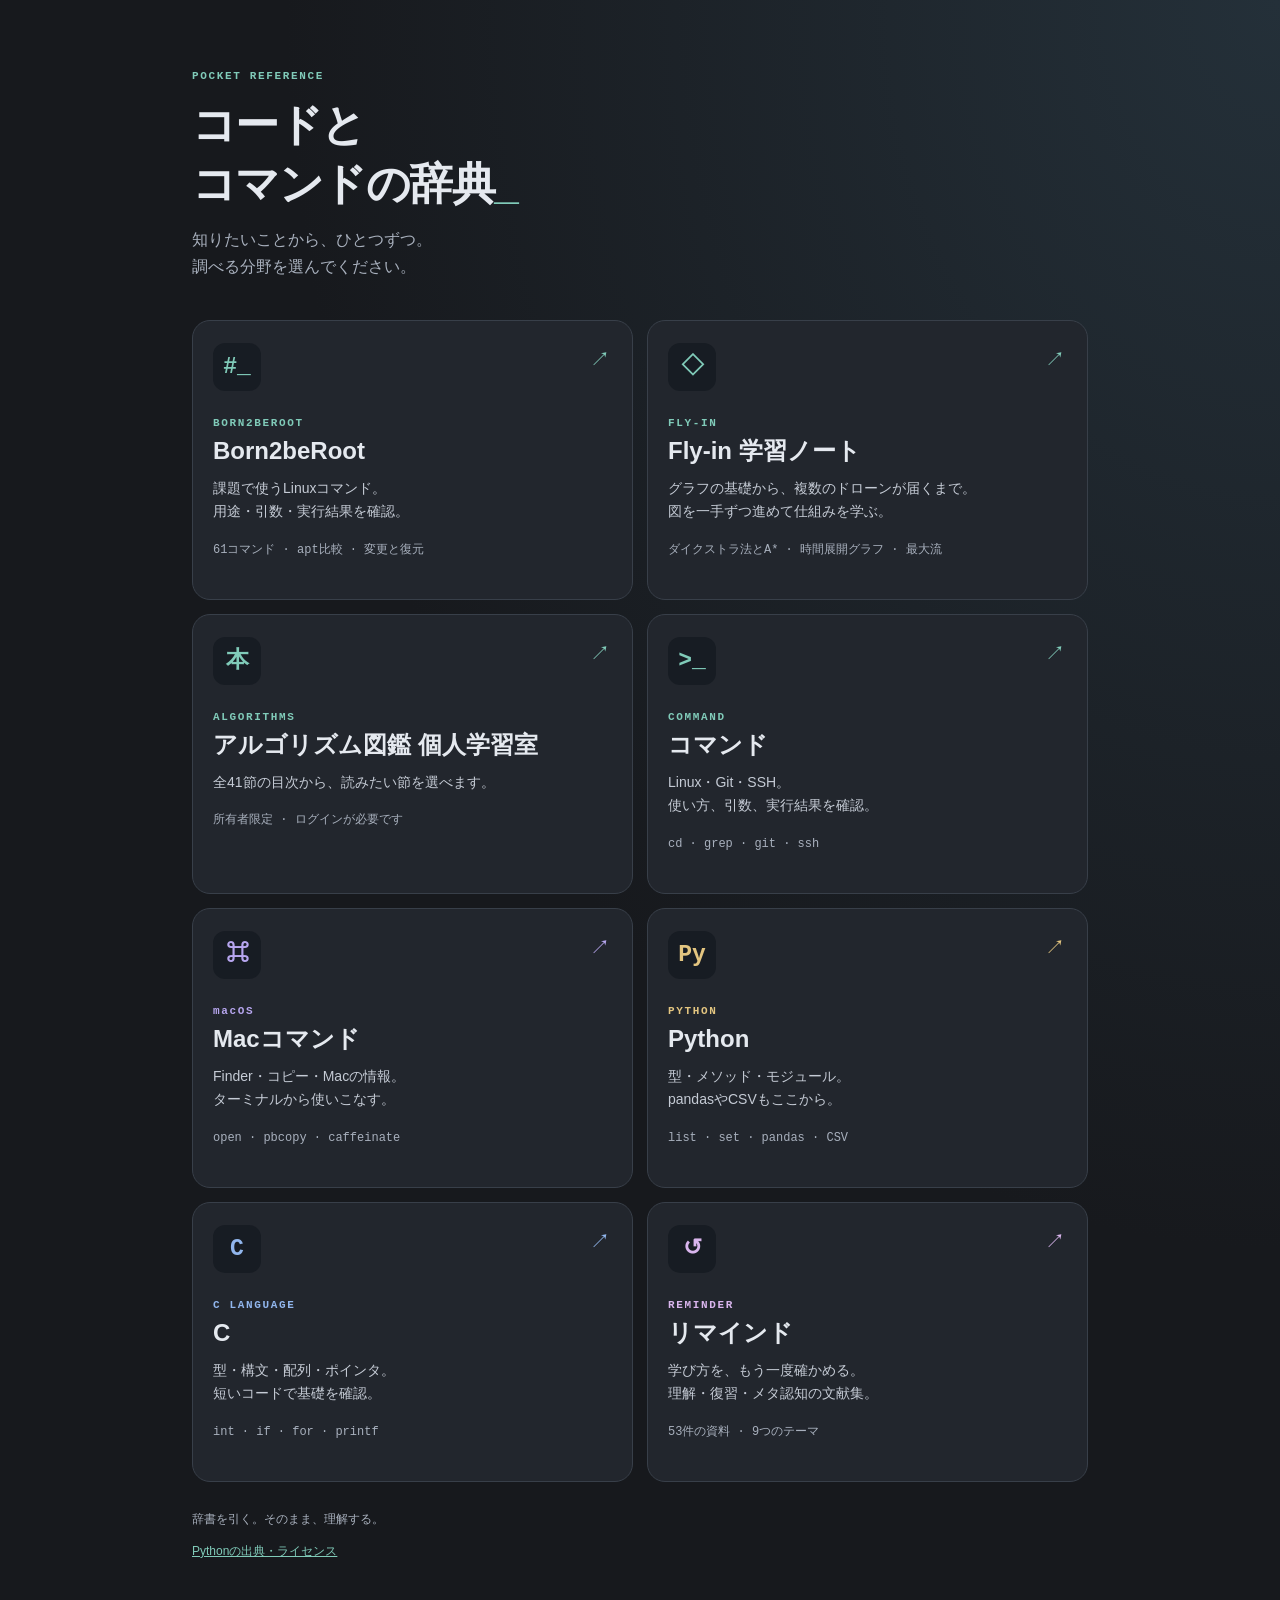
<file: index.html>
<!doctype html>
<html lang="ja">
<head>
  <meta charset="utf-8">
  <meta name="viewport" content="width=device-width, initial-scale=1, viewport-fit=cover">
  <meta name="theme-color" content="#17191d">
  <meta name="description" content="コマンド・Macコマンド・Python・Cをスマホで調べる日本語辞典。分野を選んで使い方や実行例を確認できます。">
  <link rel="manifest" href="./manifest.webmanifest">
  <link rel="apple-touch-icon" href="./icons/icon-192.png">
  <link rel="stylesheet" href="./hub.css?v=24">
  <title>コードとコマンドの辞典</title>
</head>
<body>
  <main class="hub">
    <header class="intro">
      <p class="eyebrow">POCKET REFERENCE</p>
      <h1>コードと<br>コマンドの辞典<span class="cursor" aria-hidden="true">_</span></h1>
      <p class="lead">知りたいことから、ひとつずつ。<br>調べる分野を選んでください。</p>
    </header>
    <nav class="subjects" aria-label="辞典の分野">
      <a class="subject commands" href="./born2beroot/">
        <span class="subject-icon" aria-hidden="true">#_</span>
        <span class="subject-content"><span class="eyebrow">BORN2BEROOT</span><h2>Born2beRoot</h2><span class="description">課題で使うLinuxコマンド。<br>用途・引数・実行結果を確認。</span><span class="tags">61コマンド · apt比較 · 変更と復元</span></span>
        <span class="arrow" aria-hidden="true">↗</span>
      </a>
      <a class="subject commands" href="./fly-in/">
        <span class="subject-icon" aria-hidden="true">◇</span>
        <span class="subject-content"><span class="eyebrow">FLY-IN</span><h2>Fly-in 学習ノート</h2><span class="description">グラフの基礎から、複数のドローンが届くまで。<br>図を一手ずつ進めて仕組みを学ぶ。</span><span class="tags">ダイクストラ法とA* · 時間展開グラフ · 最大流</span></span>
        <span class="arrow" aria-hidden="true">↗</span>
      </a>
      <a class="subject commands" href="https://algorithm-reading-room-moludou.moldow.chatgpt.site/#contents">
        <span class="subject-icon" aria-hidden="true">本</span>
        <span class="subject-content"><span class="eyebrow">ALGORITHMS</span><h2>アルゴリズム図鑑 個人学習室</h2><span class="description">全41節の目次から、読みたい節を選べます。</span><span class="tags">所有者限定 · ログインが必要です</span></span>
        <span class="arrow" aria-hidden="true">↗</span>
      </a>
      <a class="subject commands" href="./commands.html">
        <span class="subject-icon" aria-hidden="true">&gt;_</span>
        <span class="subject-content"><span class="eyebrow">COMMAND</span><h2>コマンド</h2><span class="description">Linux・Git・SSH。<br>使い方、引数、実行結果を確認。</span><span class="tags">cd · grep · git · ssh</span></span>
        <span class="arrow" aria-hidden="true">↗</span>
      </a>
      <a class="subject mac" href="./mac/">
        <span class="subject-icon" aria-hidden="true">⌘</span>
        <span class="subject-content"><span class="eyebrow">macOS</span><h2>Macコマンド</h2><span class="description">Finder・コピー・Macの情報。<br>ターミナルから使いこなす。</span><span class="tags">open · pbcopy · caffeinate</span></span>
        <span class="arrow" aria-hidden="true">↗</span>
      </a>
      <a class="subject python" href="./python/">
        <span class="subject-icon" aria-hidden="true">Py</span>
        <span class="subject-content"><span class="eyebrow">PYTHON</span><h2>Python</h2><span class="description">型・メソッド・モジュール。<br>pandasやCSVもここから。</span><span class="tags">list · set · pandas · CSV</span></span>
        <span class="arrow" aria-hidden="true">↗</span>
      </a>
      <a class="subject c" href="./c/">
        <span class="subject-icon" aria-hidden="true">C</span>
        <span class="subject-content"><span class="eyebrow">C LANGUAGE</span><h2>C</h2><span class="description">型・構文・配列・ポインタ。<br>短いコードで基礎を確認。</span><span class="tags">int · if · for · printf</span></span>
        <span class="arrow" aria-hidden="true">↗</span>
      </a>
      <a class="subject reminder" href="./reminder/">
        <span class="subject-icon" aria-hidden="true">↺</span>
        <span class="subject-content"><span class="eyebrow">REMINDER</span><h2>リマインド</h2><span class="description">学び方を、もう一度確かめる。<br>理解・復習・メタ認知の文献集。</span><span class="tags">53件の資料 · 9つのテーマ</span></span>
        <span class="arrow" aria-hidden="true">↗</span>
      </a>
    </nav>
    <footer>辞書を引く。そのまま、理解する。<br><a href="./python/legal.html">Pythonの出典・ライセンス</a></footer>
  </main>
  <script src="./hub.js"></script>
</body>
</html>
</file>
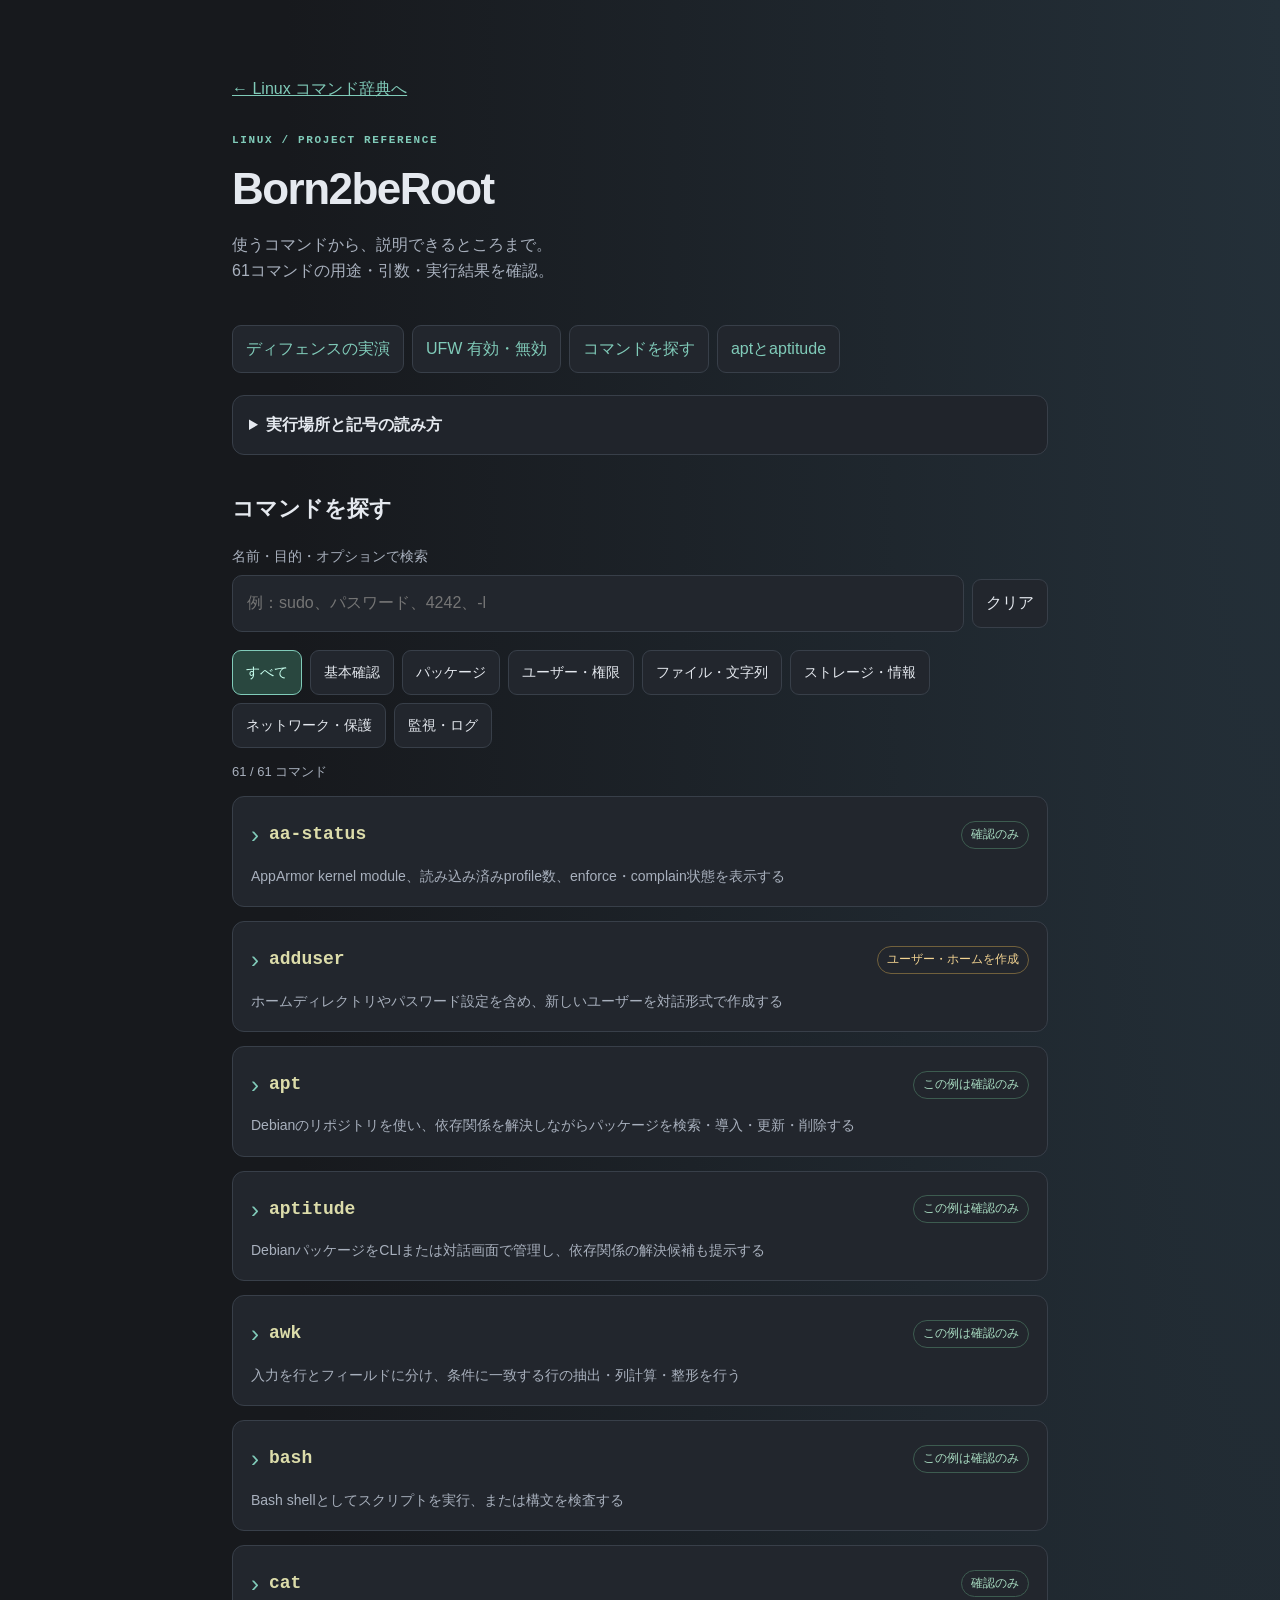
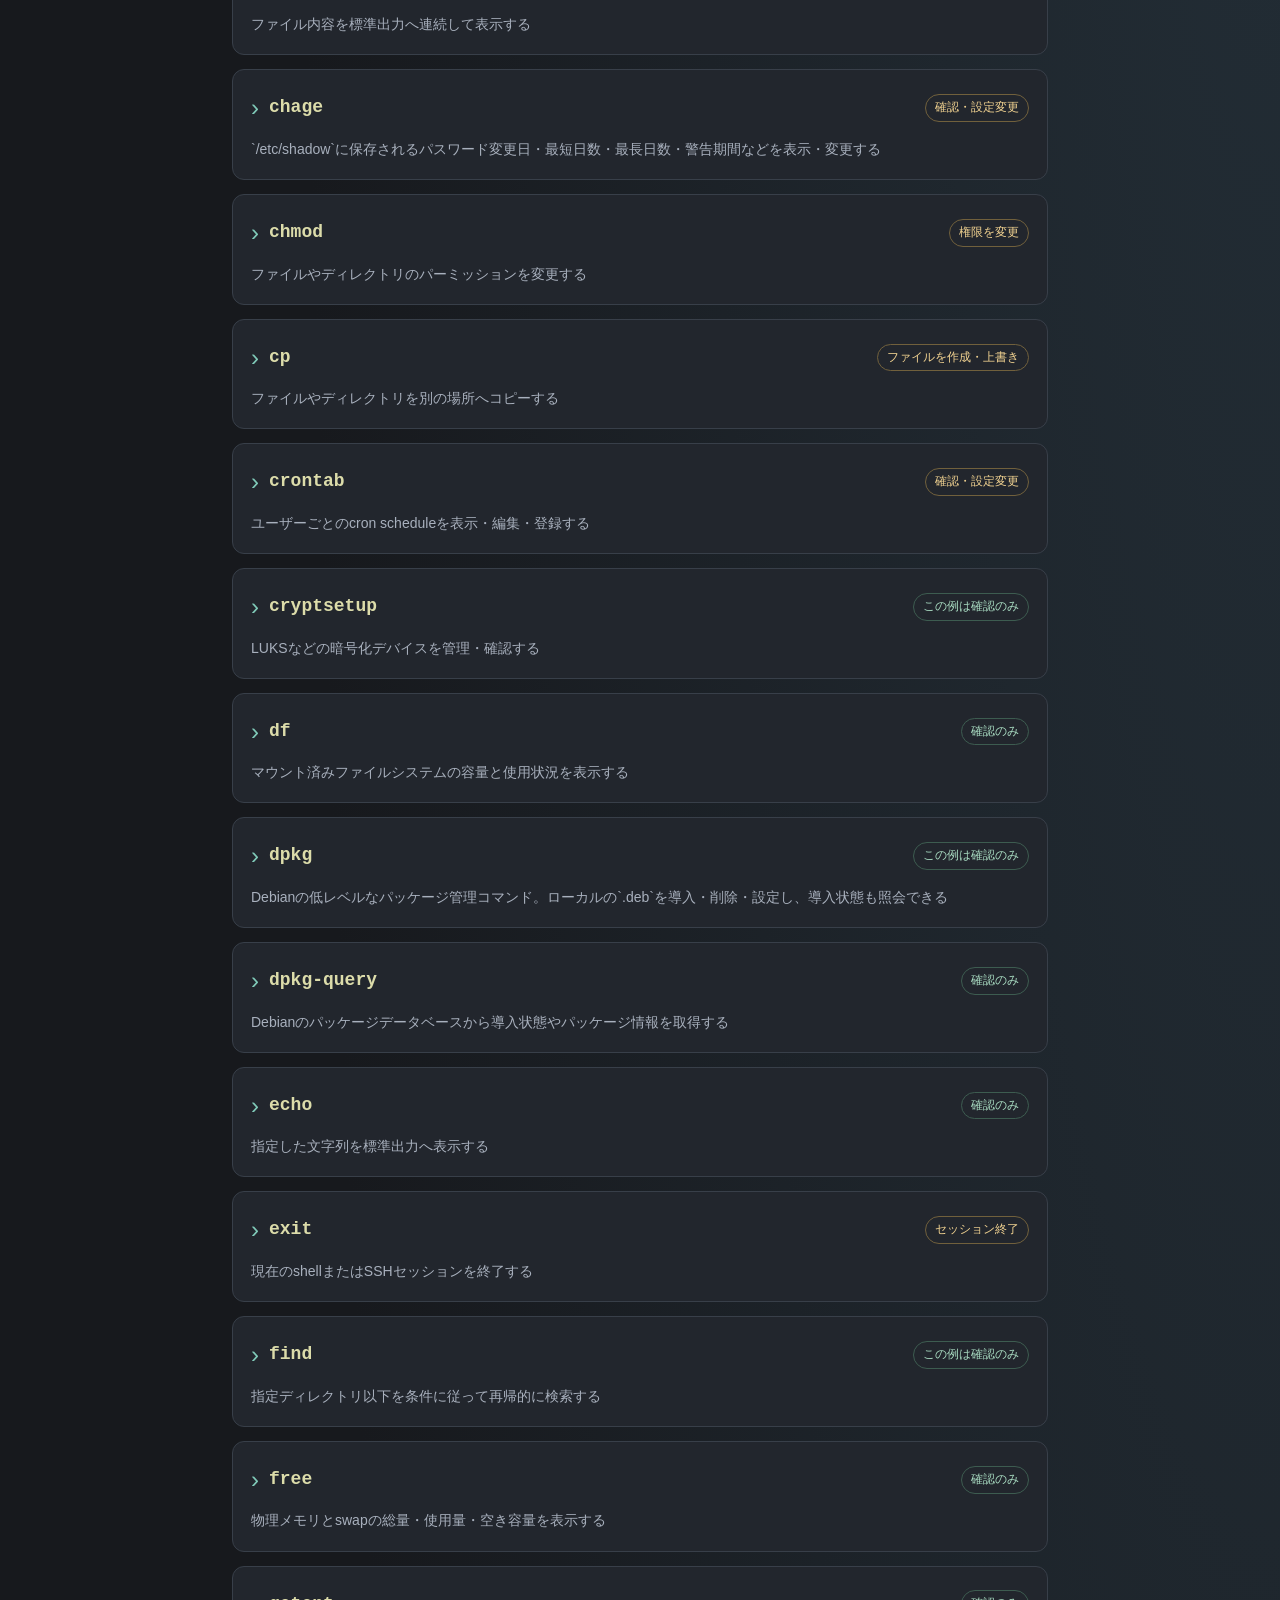
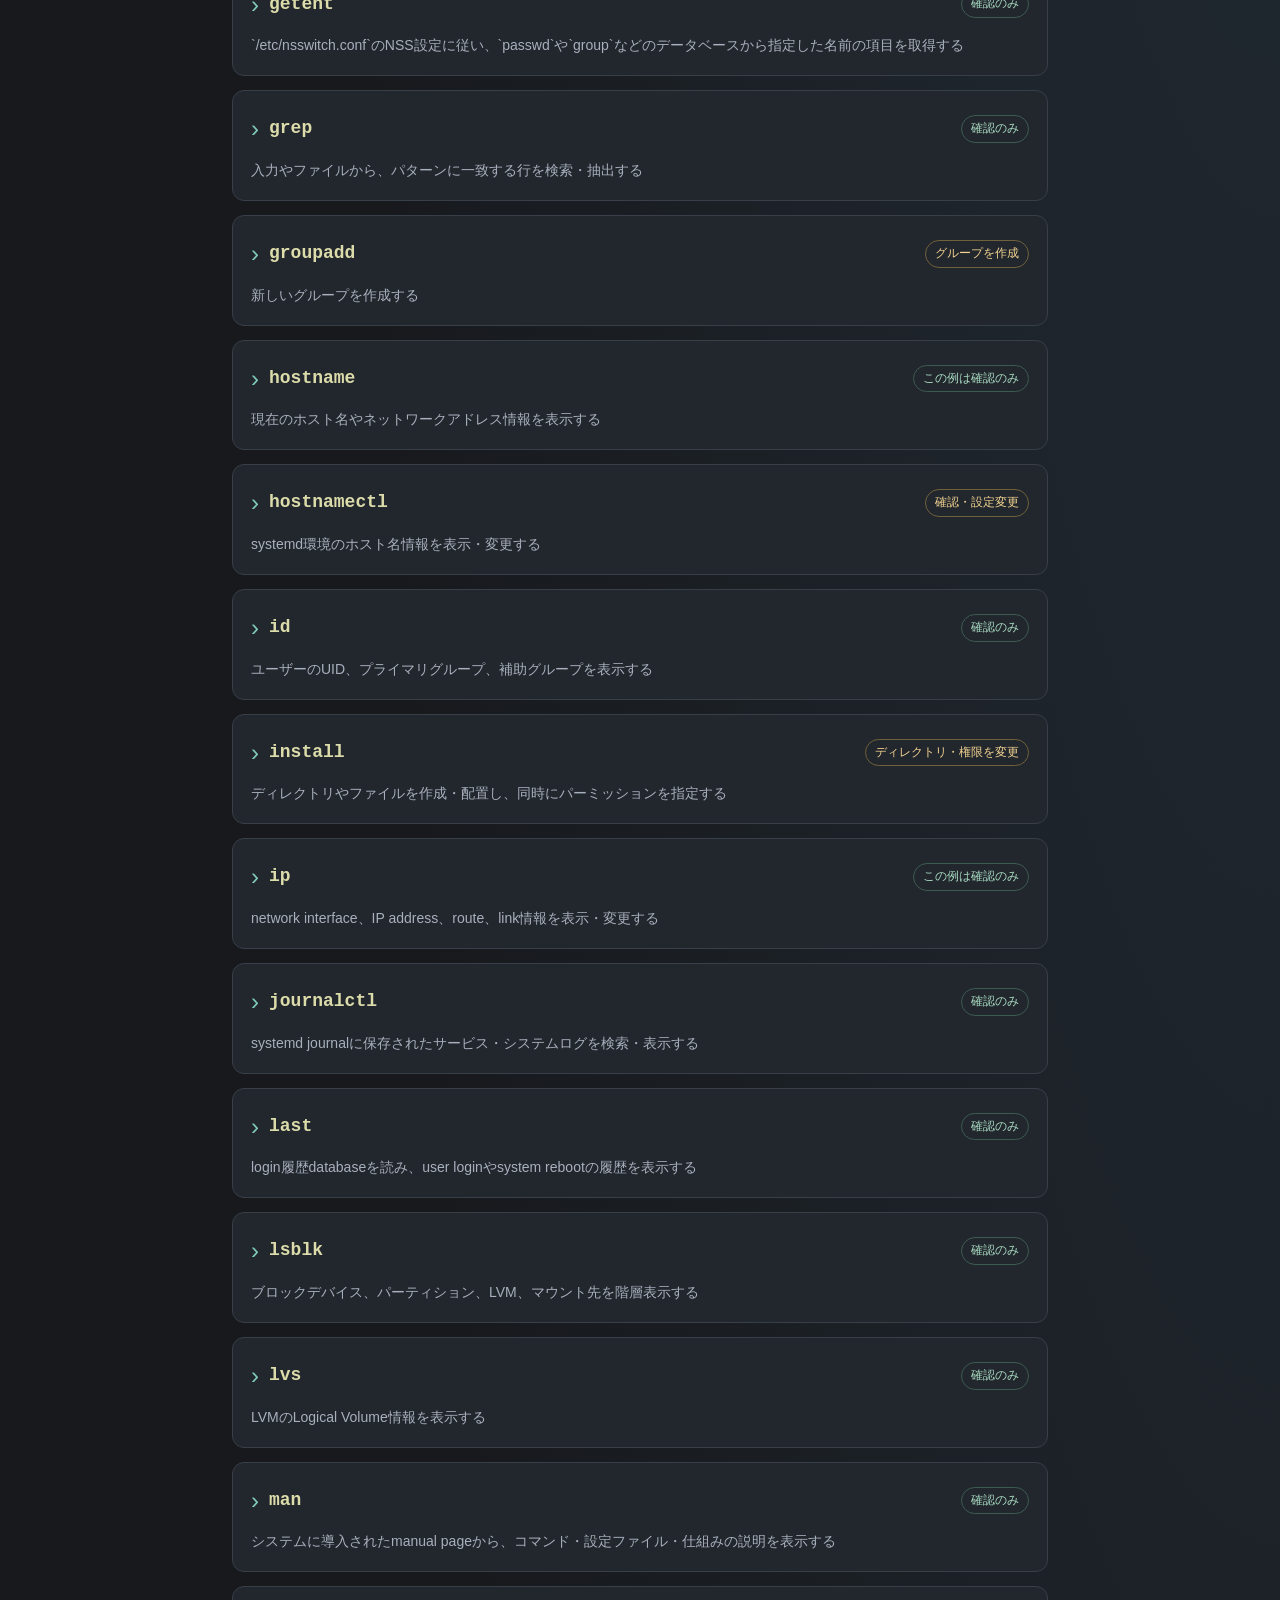
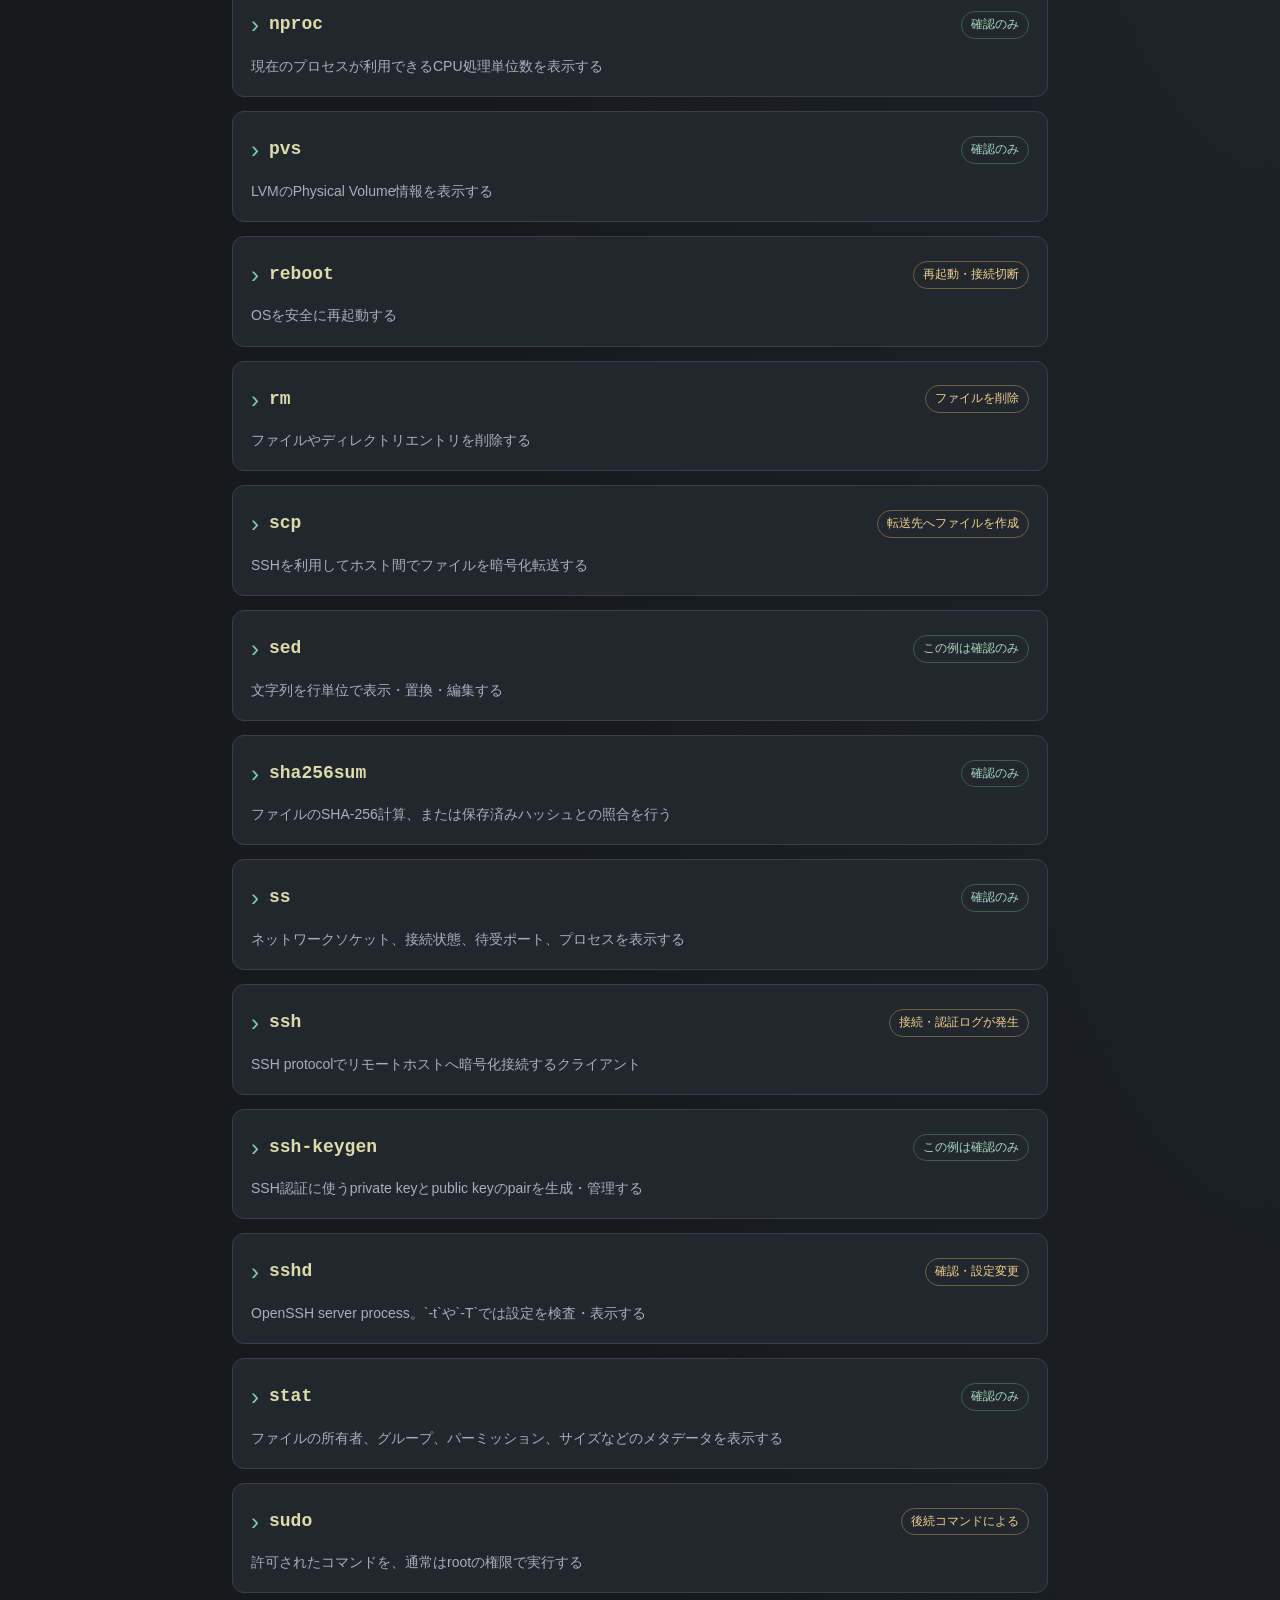
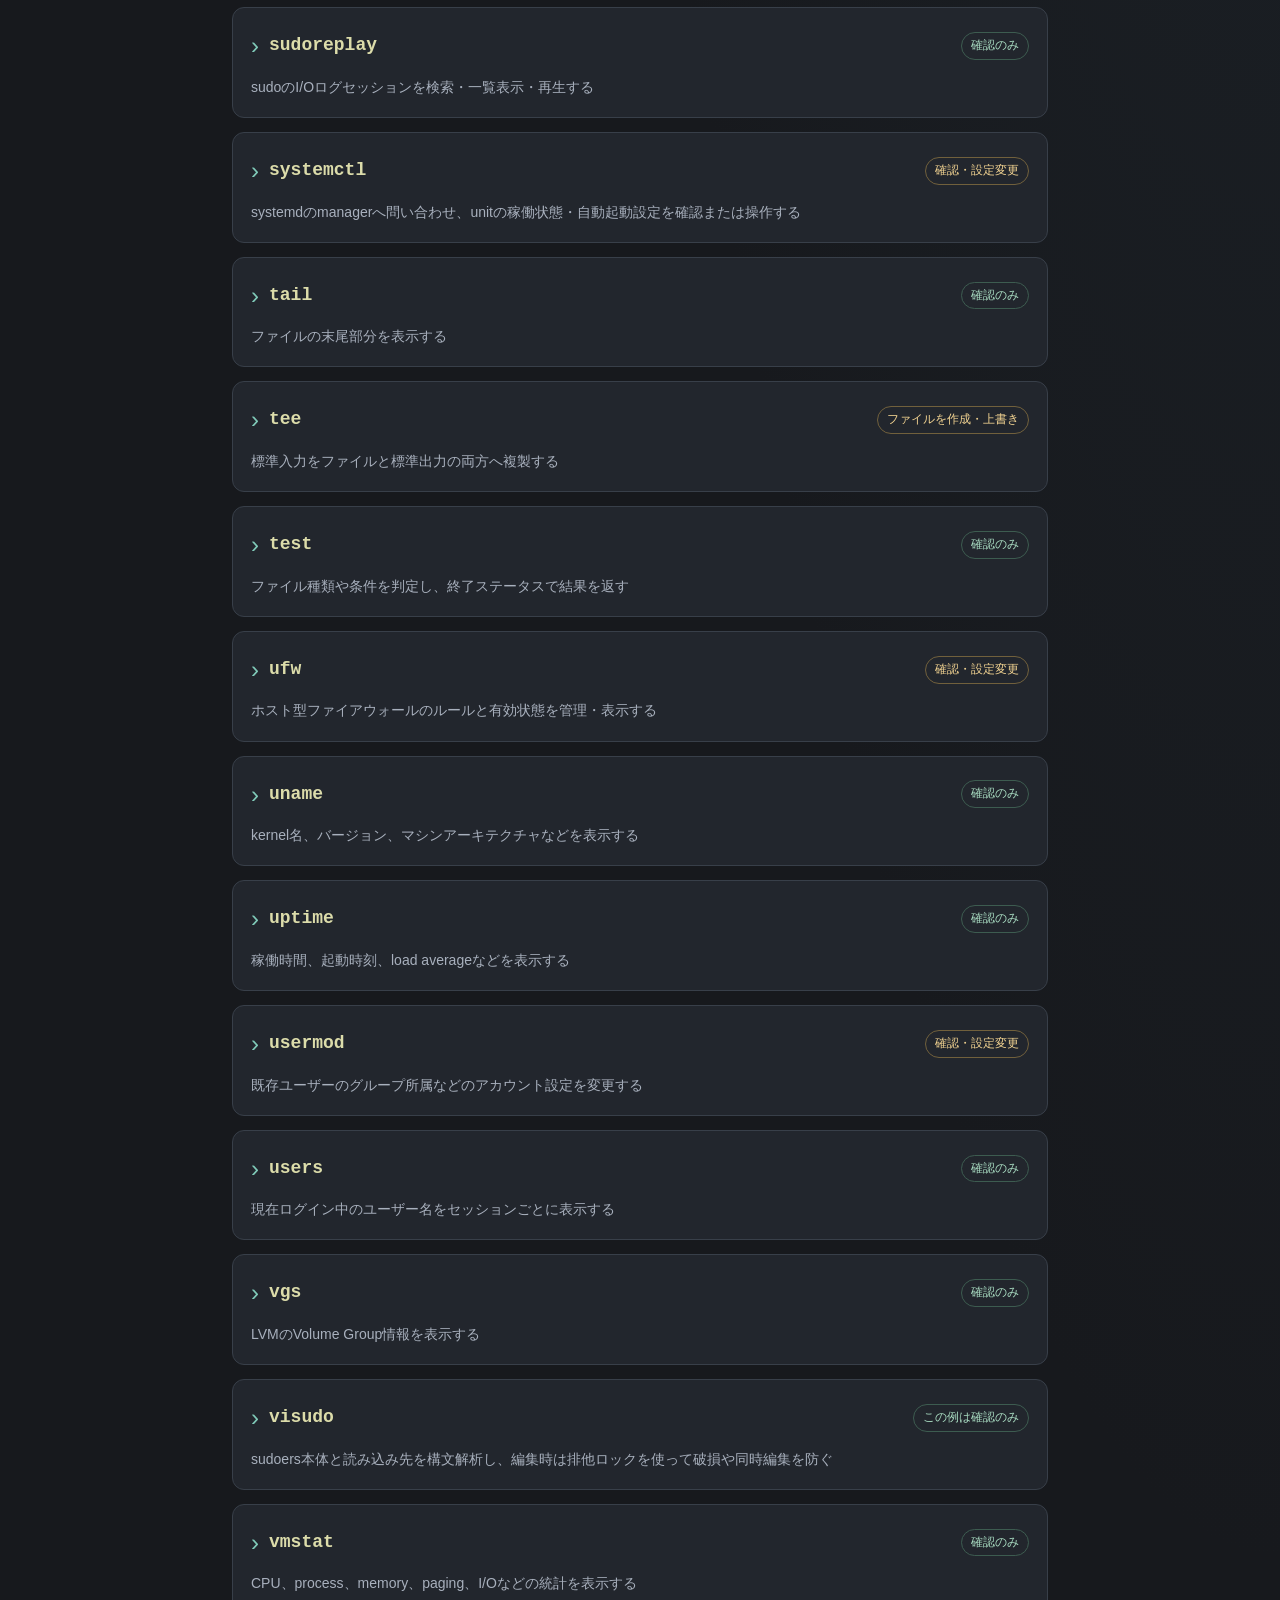
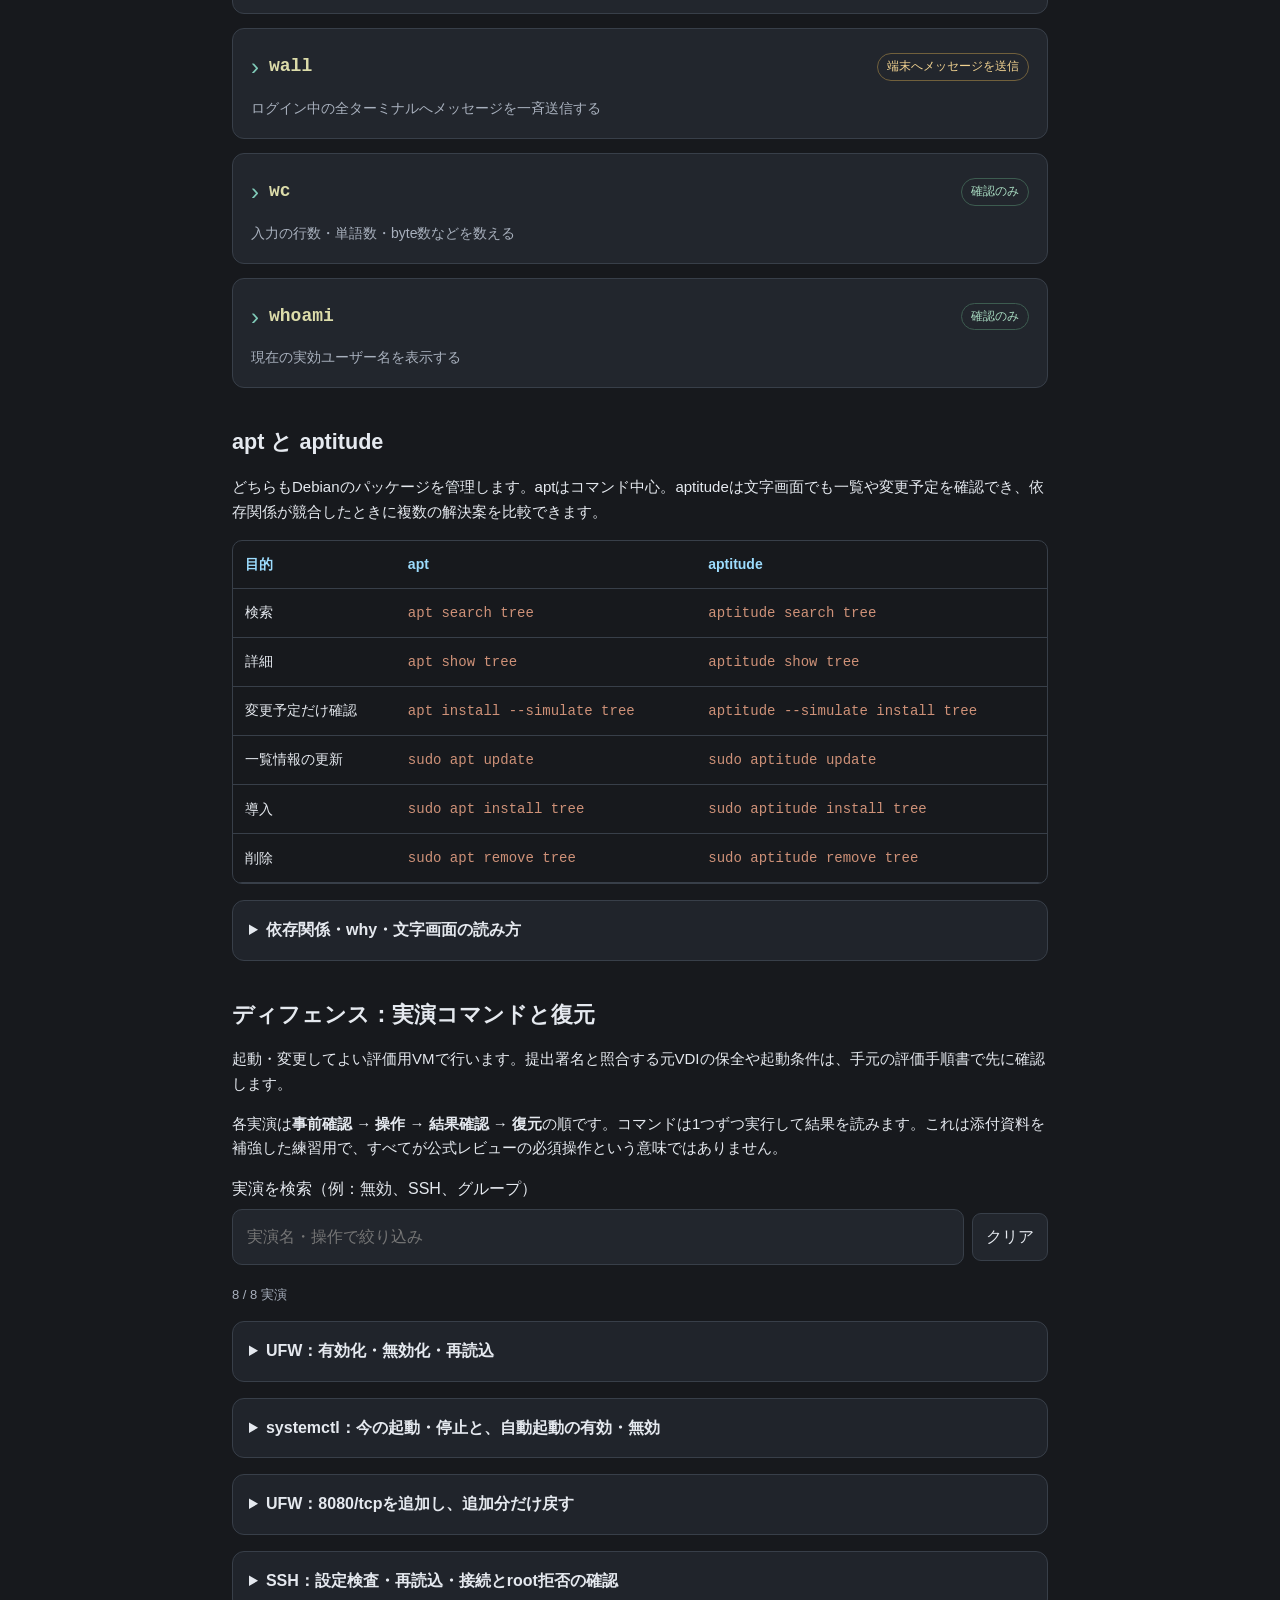
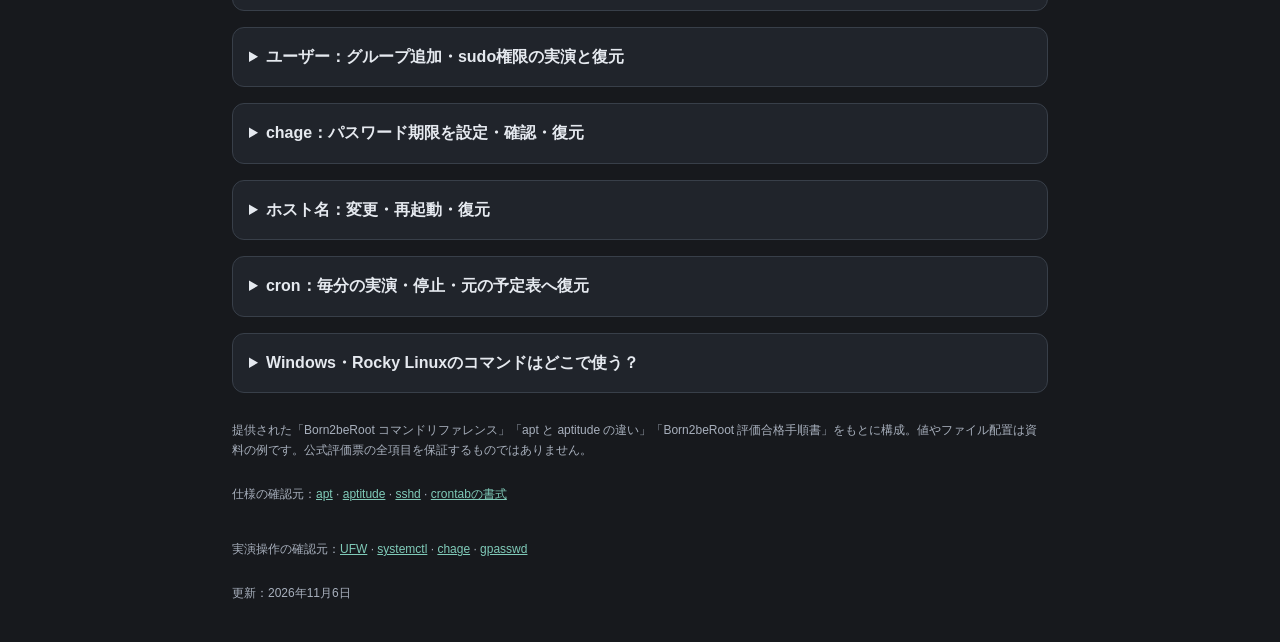
<file: born2beroot/index.html>
<!doctype html>
<html lang="ja">
<head>
  <meta charset="utf-8">
  <meta name="viewport" content="width=device-width, initial-scale=1, viewport-fit=cover">
  <meta name="theme-color" content="#17191d">
  <meta name="description" content="Born2beRootで使う61のLinuxコマンド。用途・引数・実行例・結果の読み方と、設定変更後の復元を日本語で確認。">
  <title>Born2beRoot — Linux コマンド辞典</title>
  <link rel="stylesheet" href="../hub.css?v=24">
  <link rel="stylesheet" href="./styles.css?v=36">
  <link rel="manifest" href="../manifest.webmanifest">
</head>
<body>
<main class="hub dictionary">
  <a class="back" href="../commands.html">← Linux コマンド辞典へ</a>
  <header class="intro">
    <p class="eyebrow">LINUX / PROJECT REFERENCE</p>
    <h1>Born2beRoot</h1>
    <p class="lead">使うコマンドから、説明できるところまで。<br>61コマンドの用途・引数・実行結果を確認。</p>
  </header>
  <nav class="jump-links" aria-label="このページの項目">
    <a href="#practice">ディフェンスの実演</a><a href="#demo-ufw-toggle">UFW 有効・無効</a><a href="#commands">コマンドを探す</a><a href="#packages">aptとaptitude</a>
  </nav>
  <details class="guide">
    <summary>実行場所と記号の読み方</summary>
    <div class="guide-body">
      <p>基本は<strong>Debian VMに一般ユーザーでログインした端末</strong>です。SSH接続・ファイル転送は接続元のPCで実行します。各項目に実行場所を記載しています。</p>
      <p><code>evaluationuser</code>は評価用ユーザー名の例、<code>VM_IP</code>は実際の接続先IPへ置き換えます。サービス名・暗号化mapping名・ログ保存先は自分の構成に合わせます。</p>
      <dl><dt><code>sudo</code></dt><dd>後ろの1つのコマンドを、通常root権限で実行します。</dd><dt><code>|</code></dt><dd>左の標準出力を右の標準入力へ渡します。</dd><dt><code>&amp;&amp;</code></dt><dd>左側が成功したときだけ右側を実行します。</dd><dt><code>&gt; / &gt;&gt; / 2&gt;</code></dt><dd>出力を上書き／追記／標準エラーだけ転送します。これはシェルの処理です。</dd><dt><code>/dev/null</code></dt><dd>受け取ったデータを保存せず捨てます。</dd><dt>終了状態</dt><dd>通常0が成功、非0が不一致やエラーです。grepの一致なしは1。無表示で成功するコマンドもあります。</dd></dl>
      <p>一覧は一括実行するスクリプトではありません。必要な項目を選び、表示結果を確認して使います。</p>
    </div>
  </details>
  <section id="commands" aria-labelledby="commandsHeading">
    <h2 id="commandsHeading">コマンドを探す</h2>
    <div class="search-panel">
      <label for="b2bSearch">名前・目的・オプションで検索</label>
      <div class="search-row"><input id="b2bSearch" type="search" placeholder="例：sudo、パスワード、4242、-l" autocomplete="off"><button id="clearSearch" type="button">クリア</button></div>
      <div id="groups" class="groups" role="group" aria-label="目的で絞り込み"></div>
    </div>
    <p id="count" class="count" role="status" aria-live="polite"></p>
    <div id="commandCards"><p>コマンドを読み込み中です。</p></div>
    <noscript><p>検索とコマンドの表示にはJavaScriptを有効にしてください。下の比較と変更手順はそのまま読めます。</p></noscript>
  </section>
  <section id="packages" aria-labelledby="packagesHeading">
    <h2 id="packagesHeading">apt と aptitude</h2>
    <p>どちらもDebianのパッケージを管理します。aptはコマンド中心。aptitudeは文字画面でも一覧や変更予定を確認でき、依存関係が競合したときに複数の解決案を比較できます。</p>
    <div class="table-scroll" tabindex="0" role="region" aria-label="aptとaptitudeの操作比較"><table><thead><tr><th>目的</th><th>apt</th><th>aptitude</th></tr></thead><tbody>
      <tr><td>検索</td><td><code>apt search tree</code></td><td><code>aptitude search tree</code></td></tr>
      <tr><td>詳細</td><td><code>apt show tree</code></td><td><code>aptitude show tree</code></td></tr>
      <tr><td>変更予定だけ確認</td><td><code>apt install --simulate tree</code></td><td><code>aptitude --simulate install tree</code></td></tr>
      <tr><td>一覧情報の更新</td><td><code>sudo apt update</code></td><td><code>sudo aptitude update</code></td></tr>
      <tr><td>導入</td><td><code>sudo apt install tree</code></td><td><code>sudo aptitude install tree</code></td></tr>
      <tr><td>削除</td><td><code>sudo apt remove tree</code></td><td><code>sudo aptitude remove tree</code></td></tr>
    </tbody></table></div>
    <details class="guide"><summary>依存関係・why・文字画面の読み方</summary><div class="guide-body">
      <p>依存関係は「ソフトを動かすために別のパッケージが必要」という関係です。<code>aptitude why aptitude-common</code>は、現在のパッケージ情報からその経路をたどります。導入日時や承認した人の履歴ではありません。</p>
      <p><code>why-not</code>は競合する関係を調べます。導入可否を万能に判定するものではなく、変更予定を確認するには<code>--simulate</code>を使います。<code>-y</code>は実際の操作へ自動承諾する指定です。</p>
      <p>aptの<code>why</code>対応は版によります。<code>apt --version</code>とその環境のマニュアルで確認します。「whyはaptitudeだけ」とは一般化しません。</p>
      <p>引数なしの<code>aptitude</code>で文字画面を開きます。通常、矢印で移動、Enterで詳細、<code>/</code>で検索、<code>?</code>でヘルプ、<code>q</code>で戻ります。変更を確定する前に対象を確認します。</p>
      <p>検索結果の先頭は、<code>i</code>＝導入済み、<code>p</code>＝痕跡なし、<code>c</code>＝設定のみ残存、<code>v</code>＝仮想パッケージ。後ろの<code>A</code>は自動導入です。</p>
      <p>aptitudeが未導入で使いたい場合は、<code>sudo apt update</code>と<code>sudo apt install aptitude</code>で導入します。これは設定・パッケージを変更する操作です。</p>
    </div></details>
  </section>
  <section id="practice" aria-labelledby="practiceHeading">
    <h2 id="practiceHeading">ディフェンス：実演コマンドと復元</h2>
    <p>起動・変更してよい評価用VMで行います。提出署名と照合する元VDIの保全や起動条件は、手元の評価手順書で先に確認します。</p>
    <p>各実演は<strong>事前確認 → 操作 → 結果確認 → 復元</strong>の順です。コマンドは1つずつ実行して結果を読みます。これは添付資料を補強した練習用で、すべてが公式レビューの必須操作という意味ではありません。</p>
    <label for="practiceSearch">実演を検索（例：無効、SSH、グループ）</label>
    <div class="search-row"><input id="practiceSearch" type="search" placeholder="実演名・操作で絞り込み"><button id="clearPractice" type="button">クリア</button></div>
    <p id="practiceCount" class="count" role="status" aria-live="polite"></p>
    <p id="practiceEmpty" hidden>一致する実演がありません。検索語を変えてください。</p>
    <details class="guide" id="demo-ufw-toggle"><summary>UFW：有効化・無効化・再読込</summary><div class="guide-body">
      <p><strong>実行場所：</strong>評価用VMのコンソール。SSHだけを操作経路にせず、VM画面から戻せる状態にします。有効化はSSH接続に影響する場合があります。</p>
      <h3>1. 事前確認</h3>
      <pre><code>sudo ufw status verbose
sudo ufw show added
sudo ss -lntp</code></pre>
      <p>元がactiveかinactiveか、保存済みの許可ルールとSSHの実際の待受ポートを記録します。<code>show added</code>はUFWで追加済みのルールを表示します。</p>
      <p>4242/tcpを許可する構成で、まだ必要な許可がない場合だけ追加します。接続元を限定しているルールがあれば、その範囲を保ちます。</p>
      <pre><code>sudo ufw allow 4242/tcp</code></pre>
      <h3>2. 有効化する</h3>
      <pre><code>sudo ufw enable
sudo ufw status verbose</code></pre>
      <p><code>enable</code>は保存済みルールを読み込み、現在と起動時のUFWを有効にします。<code>Status: active</code>と許可ルールを確認します。確認を求められたら影響を読んで判断します。</p>
      <h3>3. 無効化する</h3>
      <pre><code>sudo ufw disable
sudo ufw status</code></pre>
      <p><code>disable</code>は現在のUFWによる制御を解除し、起動時も無効にします。<code>Status: inactive</code>を確認します。保存済みルールを初期化する<code>reset</code>とは違います。</p>
      <h3>4. 元の状態へ戻す</h3>
      <p>元がactiveなら次で戻します。</p>
      <pre><code>sudo ufw enable
sudo ufw status verbose</code></pre>
      <p>元がinactiveなら<code>sudo ufw disable</code>へ戻します。追加した4242のルールがあれば、それが今回の追加分か確認して元のルール構成も復元します。現在使うSSHの許可を削除する操作はVMコンソールで行います。課題の通常運用状態はUFW有効です。</p>
      <h3>補足：有効なUFWのルールを読み直す</h3>
      <pre><code>sudo ufw reload
sudo ufw status verbose</code></pre>
      <p><code>reload</code>は再読込です。有効化の代わりではありません。<code>systemctl is-active ufw</code>だけではファイアウォールの有効状態を断定せず、<code>ufw status</code>で判断します。</p>
      <p class="oral"><strong>説明例：</strong>「UFWのenableは現在と起動時の両方を有効にします。disableは両方を無効にします。ルールを消すresetとは区別しています。」</p>
    </div></details>
    <details class="guide" id="demo-service-control"><summary>systemctl：今の起動・停止と、自動起動の有効・無効</summary><div class="guide-body">
      <p><strong>実行場所：</strong>練習用VMのコンソール。例ではcronを使うため、停止中は監視以外のcronジョブも影響を受けます。監視だけを止める実演は下のcrontabの項目を使います。</p>
      <h3>1. 事前確認</h3>
      <pre><code>systemctl is-active cron
systemctl is-enabled cron</code></pre>
      <p>ここでは元が<code>active / enabled</code>の場合を実演します。違う場合は記録した状態に合わせて復元します。staticやmaskedの場合に、そのまま同じ操作は行いません。</p>
      <h3>2. 今の稼働だけを止める・戻す</h3>
      <pre><code>sudo systemctl stop cron
systemctl is-active cron
systemctl is-enabled cron</code></pre>
      <p><code>inactive / enabled</code>が目安です。stopは今の停止で、自動起動設定は残ります。</p>
      <pre><code>sudo systemctl start cron
systemctl is-active cron</code></pre>
      <p>startは今の起動です。<code>active</code>へ戻ったことを確認します。</p>
      <h3>3. 自動起動だけを無効にする・戻す</h3>
      <pre><code>sudo systemctl disable cron
systemctl is-enabled cron
systemctl is-active cron</code></pre>
      <p><code>disabled / active</code>が目安です。disableだけでは今のサービスは停止しません。ほかのunitによる起動まで禁止する指定でもありません。</p>
      <pre><code>sudo systemctl enable cron
systemctl is-enabled cron</code></pre>
      <p>enableは通常の自動起動設定を戻します。今停止中の場合、これだけでは起動しません。</p>
      <h3>4. 両方を操作する --now と復元</h3>
      <pre><code>sudo systemctl disable --now cron
systemctl is-active cron
systemctl is-enabled cron</code></pre>
      <p><code>inactive / disabled</code>を確認後、元がactive / enabledなら次で復元します。</p>
      <pre><code>sudo systemctl enable --now cron
systemctl is-active cron
systemctl is-enabled cron</code></pre>
      <p>元がactive / disabledなら<code>disable</code>の後に<code>start</code>、inactive / enabledなら<code>enable</code>の後に<code>stop</code>、inactive / disabledなら<code>disable --now</code>が対応します。状態確認まで行います。</p>
      <p class="oral"><strong>説明例：</strong>「start・stopは今の稼働、enable・disableは自動起動の設定です。--nowを付けると現在の起動・停止も一緒に操作します。」</p>
    </div></details>
    <details class="guide" id="demo-ufw-rule"><summary>UFW：8080/tcpを追加し、追加分だけ戻す</summary><div class="guide-body">
      <p>まず<code>sudo ufw status numbered</code>で8080/tcpの許可が元からないことを確認します。元からある場合、この実演で削除しません。</p>
      <pre><code>sudo ufw allow 8080/tcp
sudo ufw status numbered</code></pre>
      <p><code>allow</code>が許可、<code>8080/tcp</code>が対象ポートとプロトコルです。追加したルールを確認後、今回の追加分を戻します。</p>
      <pre><code>sudo ufw delete allow 8080/tcp
sudo ufw status verbose
sudo ufw status numbered</code></pre>
      <p>8080の追加分が消え、既存の4242の許可とUFWの有効状態が残っていることを確認します。</p>
    </div></details>
    <details class="guide" id="demo-ssh-reload"><summary>SSH：設定検査・再読込・接続とroot拒否の確認</summary><div class="guide-body">
      <h3>1. 事前確認（VM側）</h3>
      <pre><code>systemctl is-active ssh
systemctl is-enabled ssh
sudo sshd -t
sudo sshd -T | grep -E '^(port|permitrootlogin) '
sudo ss -lntp</code></pre>
      <p><code>sshd -t</code>は正常時無表示です。資料の構成では4242待受と<code>permitrootlogin no</code>を確認します。Match条件がある場合は接続条件を指定した-T -Cも使います。</p>
      <h3>2. 設定検査に成功したら再読込</h3>
      <pre><code>sudo sshd -t &amp;&amp; sudo systemctl reload ssh</code></pre>
      <p><code>&amp;&amp;</code>により検査が成功したときだけreloadします。reloadはサービスに設定の読み直しを求め、restartはサービスの停止・起動です。停止や再起動を実演する必要がある場合はVMコンソールで行います。</p>
      <pre><code>sudo systemctl restart ssh
systemctl is-active ssh
sudo ss -lntp</code></pre>
      <h3>3. 別端末から接続確認（接続元PC）</h3>
      <pre><code>ssh -p 4242 evaluationuser@VM_IP</code></pre>
      <p>VM_IPを接続先へ置き換え、ログイン後に<code>whoami</code>と<code>id</code>を確認します。一般ユーザーが同じ経路で接続できることを確認してから、root拒否を確かめます。</p>
      <pre><code>ssh -p 4242 root@VM_IP</code></pre>
      <p>設定のnoとroot認証の拒否を合わせて説明します。Connection refusedやタイムアウトだけではroot拒否の証明になりません。</p>
      <h3>4. 復元・終了確認</h3>
      <p>この実演例自体は設定ファイルを書き換えません。編集を伴った場合は事前の設定へ戻し、再度<code>sshd -t</code>成功後にreloadし、新しい接続で確認します。元の接続は確認できるまで残します。socket起動方式の環境はssh.socketも確認し、ssh.service停止だけで接続不能になると決めつけません。</p>
    </div></details>
    <details class="guide" id="demo-group-demo"><summary>ユーザー：グループ追加・sudo権限の実演と復元</summary><div class="guide-body">
      <h3>1. 事前確認</h3>
      <pre><code>getent passwd evaluationuser
getent group evaluating
id evaluationuser</code></pre>
      <p>ここでは評価用ユーザーとグループが存在し、追加先へ未所属の場合を実演します。未作成の場合だけ<code>sudo adduser evaluationuser</code>、<code>sudo groupadd evaluating</code>で作成します。元の所属を記録し、操作は元からsudo権限がある管理用ユーザーで行います。</p>
      <h3>2. 補助グループへ追加</h3>
      <pre><code>sudo usermod -aG evaluating evaluationuser
sudo usermod -aG sudo evaluationuser</code></pre>
      <p><code>-a</code>は現在の所属を残して追加、<code>-G</code>は補助グループです。-Gだけでは所属を置き換えます。</p>
      <h3>3. 登録と実際の権限を確認</h3>
      <pre><code>id evaluationuser
getent group evaluating
sudo -l -U evaluationuser</code></pre>
      <p>評価用ユーザーで再ログインし、<code>id</code>と<code>sudo -l</code>を確認します。許可されていれば<code>sudo id</code>でuid=0(root)になることも説明できます。グループ名だけではなくsudoersの実効ルールを確認します。</p>
      <h3>4. 今回追加した所属だけを戻す</h3>
      <pre><code>sudo gpasswd -d evaluationuser evaluating
sudo gpasswd -d evaluationuser sudo
id evaluationuser</code></pre>
      <p><code>gpasswd -d</code>は補助メンバーを外す操作です。元からの所属には実行しません。古いログインセッションは所属を保持し得るので終了して再確認します。ユーザー・ホーム自体の削除とは別です。</p>
    </div></details>
    <details class="guide" id="demo-password-days"><summary>chage：パスワード期限を設定・確認・復元</summary><div class="guide-body">
      <h3>1. 事前確認</h3>
      <pre><code>sudo chage -l evaluationuser</code></pre>
      <p>最短日数・最長日数・警告日数の元の値を手元に記録します。ログイン中の管理用ユーザーではなく、評価用ユーザーを対象にします。</p>
      <h3>2. 資料の値へ設定</h3>
      <pre><code>sudo chage -m 2 -M 30 -W 7 evaluationuser</code></pre>
      <p><code>-m 2</code>は変更から2日間は通常変更不可、<code>-M 30</code>は30日間有効、<code>-W 7</code>は期限の7日前から警告です。既に最終変更日から30日を超えていれば期限切れになります。</p>
      <h3>3. 設定結果を確認</h3>
      <pre><code>sudo chage -l evaluationuser</code></pre>
      <p>3項目が2・30・7であることを読みます。文字数・文字種などの強度設定はpwqualityとPAMの役割で、chageでは検査しません。</p>
      <h3>4. 元の値へ復元</h3>
      <p>次の日本語部分を、最初に記録した数値へ置き換えます。実演前が2・30・7だった場合はその値へ戻します。</p>
      <pre><code>sudo chage -m 元の最短日数 -M 元の最長日数 -W 元の警告日数 evaluationuser
sudo chage -l evaluationuser</code></pre>
      <p>期限を無効にする値は-M -1です。元が無期限だったときだけ使用します。復元のために最終変更日やアカウント期限まで変更する必要はありません。</p>
    </div></details>
    <details class="guide" id="demo-hostname-demo"><summary>ホスト名：変更・再起動・復元</summary><div class="guide-body">
      <p><code>hostnamectl --static</code>の結果を<strong>元の名前として手元に記録</strong>します。バックアップ名が未使用であることを確認して保存します。</p>
      <pre><code>sudo cp -ai /etc/hosts /etc/hosts.before-evaluation
sudo hostnamectl set-hostname evaluator42
sudoedit /etc/hosts</code></pre>
      <p><code>sudoedit</code>は管理者権限で対象ファイルを編集するコマンドです。元のホスト名に対応する行だけを新しい名前に合わせ、<code>localhost</code>は残します。確認後に<code>sudo systemctl reboot</code>で再起動し、<code>hostnamectl --static</code>と<code>cat /etc/hosts</code>を確認します。</p>
      <p>復元は<code>sudo hostnamectl set-hostname 元のホスト名</code>（記録した実際の名前に置換）と、次のコピーで行います。</p>
      <pre><code>sudo cp -a /etc/hosts.before-evaluation /etc/hosts
sudo systemctl reboot</code></pre>
      <p>再起動後に元の名前とhosts内容を確認します。バックアップの整理は復元確認後に行います。</p>
    </div></details>
    <details class="guide" id="demo-cron-demo"><summary>cron：毎分の実演・停止・元の予定表へ復元</summary><div class="guide-body">
      <p>最初に<code>sudo crontab -l</code>が成功し、元の予定表があることを確認します。次はバックアップ名が未使用の場合に実行します。シェルの<code>pipefail</code>により途中の失敗も検出します。</p>
      <pre><code>sudo bash -o pipefail -c 'crontab -l | tee /root/crontab.before-monitoring-test &gt;/dev/null'
sudo cat /root/crontab.before-monitoring-test
sudo crontab -e</code></pre>
      <p>バックアップ内容が元と一致することを確認してから編集します。監視の行だけを次の形へ変更します。これは<strong>crontabに書く行</strong>で、端末へ直接入力するコマンドではありません。</p>
      <pre><code>* * * * * /usr/local/bin/monitoring.sh</code></pre>
      <p>5個の<code>*</code>は分・時・日・月・曜日の各条件をすべて許可し、毎分実行します。10分ごとは先頭を<code>*/10</code>にします。ユーザーのcrontabには追加のユーザー名欄を書きません。</p>
      <p>停止実演では<code>sudo crontab -e</code>で監視に関係する行の先頭へ<code>#</code>を付けます。<code>@reboot</code>もあれば対象です。ほかのジョブとスクリプト本体は編集しません。</p>
      <pre><code>sudo crontab -e
sudo crontab -l
sudo journalctl -u cron -b --since '-3 minutes' --no-pager</code></pre>
      <p>編集画面で無効化した行の例（端末への入力ではありません）：</p>
      <pre><code># */10 * * * * /usr/local/bin/monitoring.sh
# @reboot /usr/local/bin/monitoring.sh</code></pre>
      <p>保存後、次の予定時刻を過ぎても新しい実行記録や表示が発生しないか確認します。過去の記録は残ります。監視の予定だけを止めるため、ここではcronサービス全体のstopやdisableを使いません。</p>
      <p>停止前に<code>sudo sha256sum /usr/local/bin/monitoring.sh | sudo tee /root/monitoring.sha256.before</code>で記録すれば、停止・再起動後に<code>sudo sha256sum -c /root/monitoring.sha256.before</code>で本体が同じか照合できます。crontabとcronログも確認します。</p>
      <pre><code>sudo crontab /root/crontab.before-monitoring-test
sudo crontab -l</code></pre>
      <p>復元は予定表<strong>全体</strong>を置き換えます。実演中に別の変更が入っていないことを確認し、元の10分間隔などへ戻ったことを読みます。</p>
    </div></details>
  </section>
  <details class="guide"><summary>Windows・Rocky Linuxのコマンドはどこで使う？</summary><div class="guide-body">
    <p>添付資料の<code>Test-Path</code>・<code>Remove-Item</code>はWindows PowerShell用です。<code>VBoxManage</code>はVirtualBoxを入れたホストで使用します。VM内のLinuxコマンド一覧には混ぜていません。</p>
    <p><code>dnf</code>・<code>rpm</code>・<code>firewall-cmd</code>はRocky Linuxとの比較用です。このDebian実演ではapt・dpkg・ufwを使います。</p>
  </div></details>
  <footer>
    <p>提供された「Born2beRoot コマンドリファレンス」「apt と aptitude の違い」「Born2beRoot 評価合格手順書」をもとに構成。値やファイル配置は資料の例です。公式評価票の全項目を保証するものではありません。</p>
    <p>仕様の確認元：<a href="https://manpages.debian.org/trixie/apt/apt.8.en.html">apt</a> · <a href="https://manpages.debian.org/trixie/aptitude/aptitude.8.en.html">aptitude</a> · <a href="https://manpages.debian.org/trixie/openssh-server/sshd.8.en.html">sshd</a> · <a href="https://manpages.debian.org/trixie/cron/crontab.5.en.html">crontabの書式</a></p>
    <p>実演操作の確認元：<a href="https://manpages.debian.org/trixie/ufw/ufw.8.en.html">UFW</a> · <a href="https://www.freedesktop.org/software/systemd/man/latest/systemctl.html">systemctl</a> · <a href="https://manpages.debian.org/trixie/passwd/chage.1.en.html">chage</a> · <a href="https://manpages.debian.org/trixie/passwd/gpasswd.1.en.html">gpasswd</a></p>
    <p>更新：2026年11月6日</p>
  </footer>
</main>
<p id="copyStatus" class="copy-status" role="status" aria-live="polite"></p>
<script src="./data.js?v=36"></script><script src="./app.js?v=36"></script><script src="../hub.js"></script>
</body>
</html>
</file>
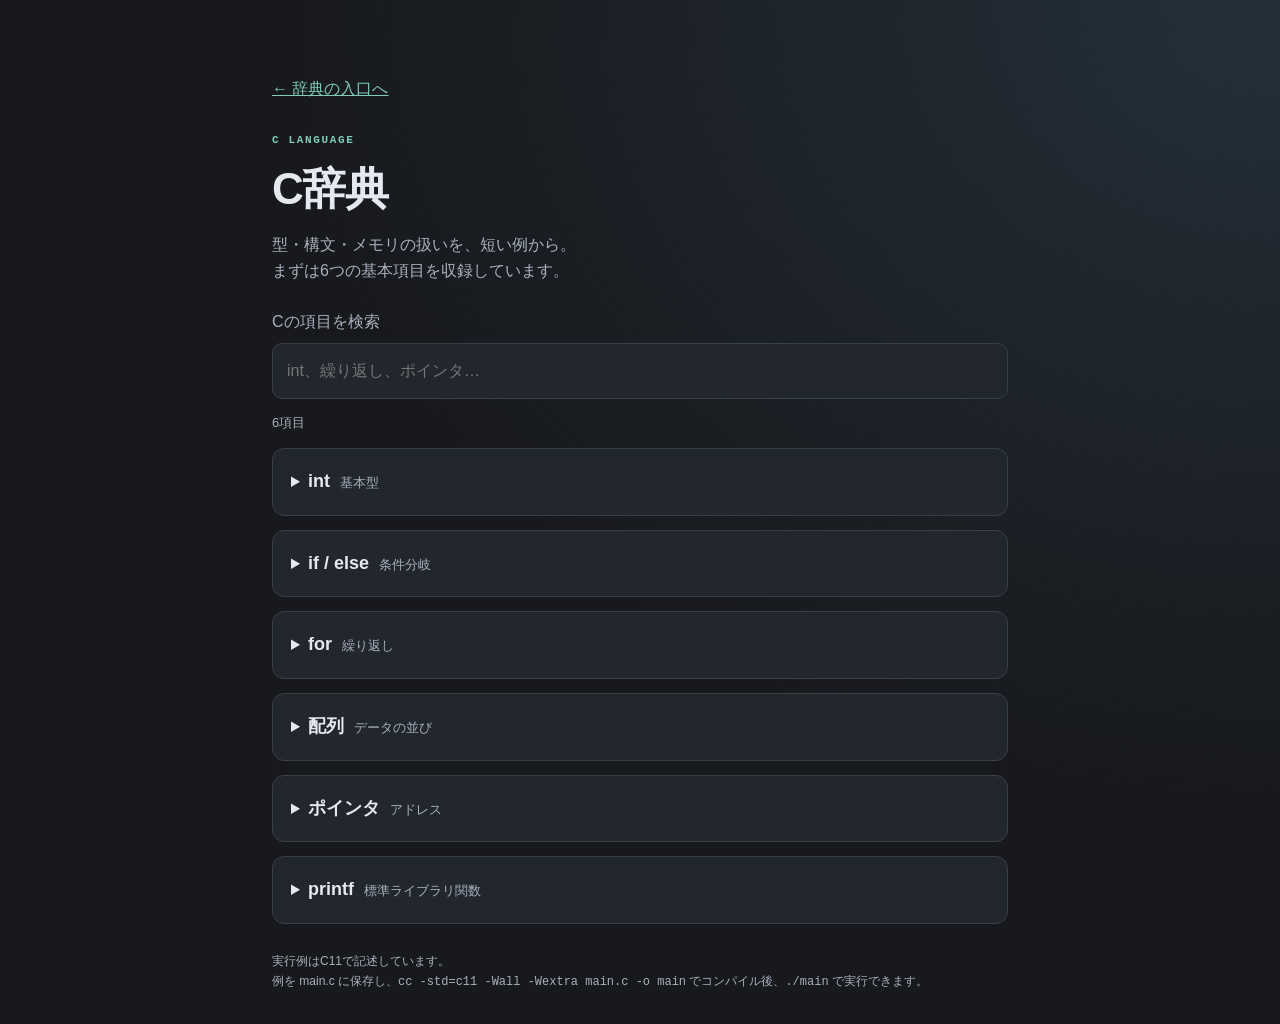
<file: c/index.html>
<!doctype html>
<html lang="ja">
<head>
  <meta charset="utf-8">
  <meta name="viewport" content="width=device-width, initial-scale=1, viewport-fit=cover">
  <meta name="theme-color" content="#17191d">
  <meta name="description" content="Cの型・構文・配列・ポインタを、実行例と間違いの例から確認できる日本語辞典。">
  <link rel="stylesheet" href="../hub.css">
  <link rel="manifest" href="../manifest.webmanifest">
  <title>C辞典 | コードとコマンドの辞典</title>
</head>
<body>
  <main class="hub dictionary">
    <a class="back" href="../">← 辞典の入口へ</a>
    <header><p class="eyebrow">C LANGUAGE</p><h1>C辞典</h1><p class="lead">型・構文・メモリの扱いを、短い例から。<br>まずは6つの基本項目を収録しています。</p></header>
    <label class="search-label" for="c-search">Cの項目を検索</label>
    <input id="c-search" type="search" placeholder="int、繰り返し、ポインタ…" autocomplete="off">
    <p class="count" id="count" role="status">6項目</p>
    <section aria-label="Cの項目" id="entries"></section>
    <p id="empty" hidden>見つかりませんでした。別の言葉で検索してください。</p>
    <noscript><p>項目を表示するにはJavaScriptを有効にしてください。</p></noscript>
    <footer>実行例はC11で記述しています。<br>例を main.c に保存し、<code>cc -std=c11 -Wall -Wextra main.c -o main</code> でコンパイル後、<code>./main</code> で実行できます。</footer>
  </main>
  <script src="./app.js"></script>
  <script src="../hub.js"></script>
</body>
</html>
</file>
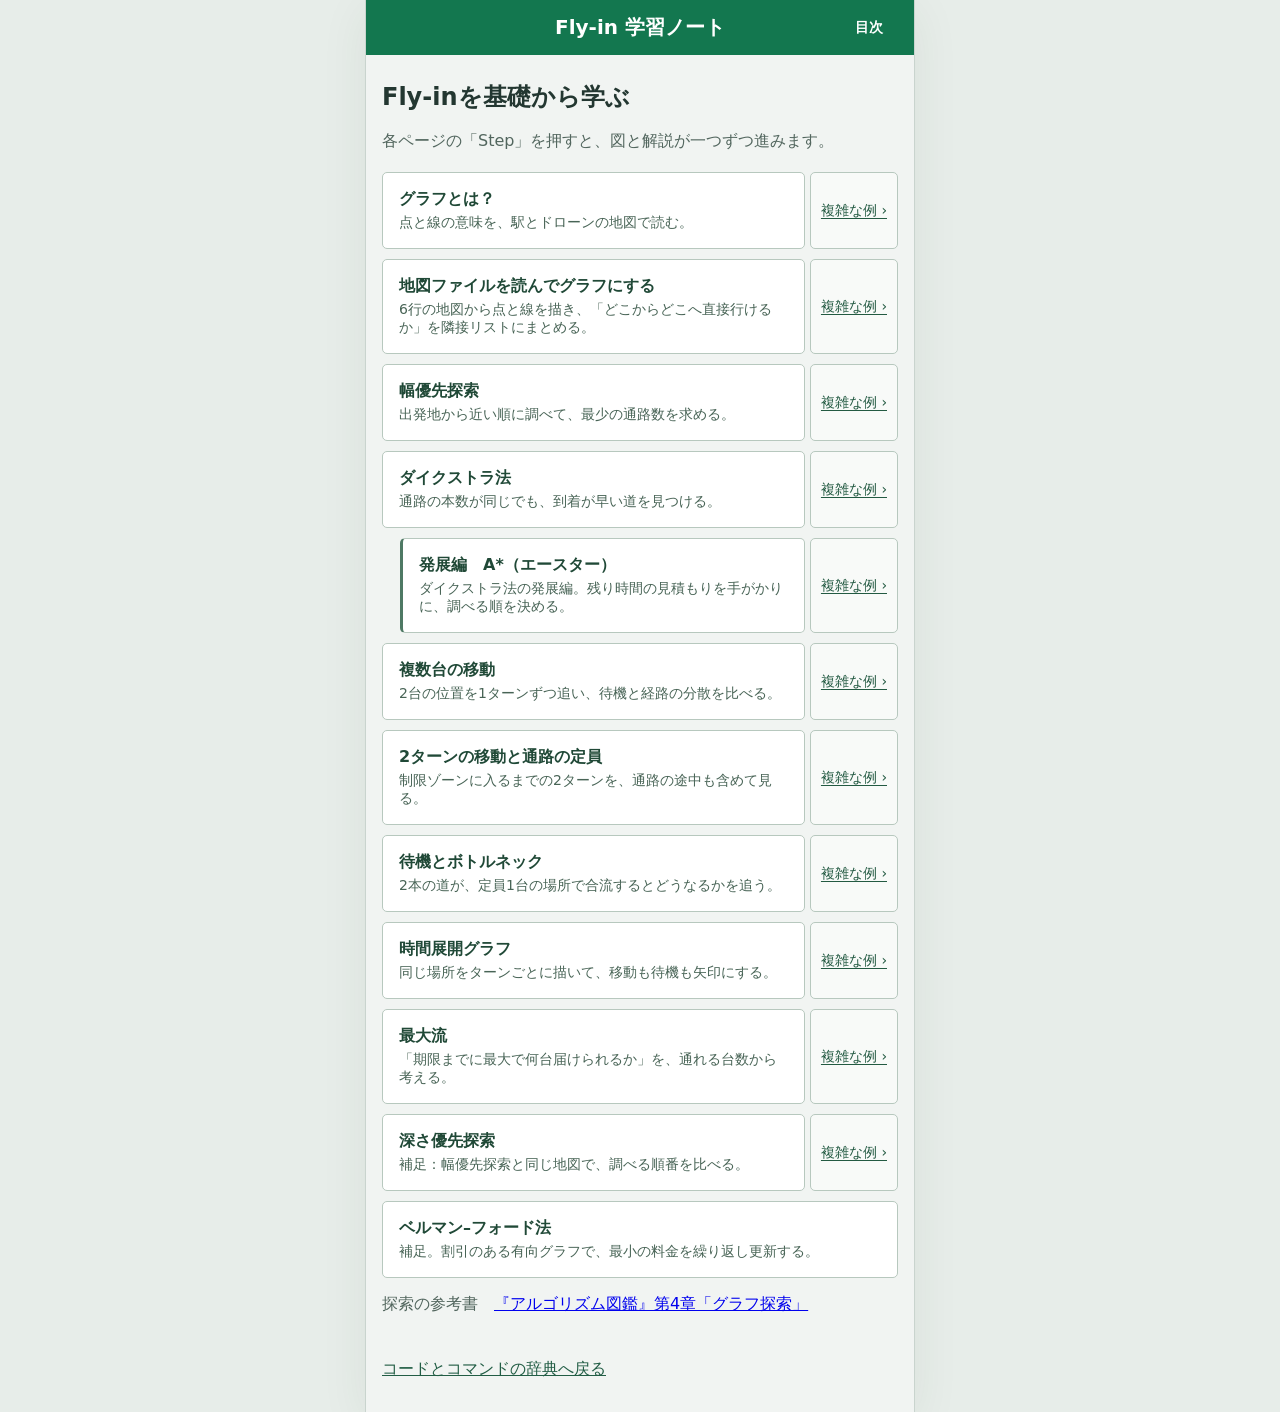
<file: fly-in/index.html>
<!doctype html>
<html lang="ja">
<head>
<meta charset="utf-8">
<meta name="viewport" content="width=device-width, initial-scale=1, viewport-fit=cover">
<meta name="theme-color" content="#13774f">
<title>グラフとは？｜Fly-in 学習ノート</title>
<style>
:root {
  color-scheme: light;
  font-family: "Hiragino Kaku Gothic ProN", "Yu Gothic", Meiryo, system-ui, sans-serif;
  color: #233731;
  background: #e7ede9;
  --green: #13774f;
  --blue: #2467b8;
  --orange: #ce5b19;
  --line: #a9b6bc;
}
* { box-sizing: border-box; }
body { margin: 0; }
[hidden] { display: none !important; }
button { font: inherit; cursor: pointer; touch-action: manipulation; }
button:focus-visible { outline: 3px solid #16162f; outline-offset: 3px; }
button:disabled { cursor: default; opacity: .43; }
.app {
  max-width: 548px; margin: 0 auto; background: #f1f4f2; min-height: 100vh;
  min-height: 100svh; display: flex; flex-direction: column;
  box-shadow: 0 0 0 1px #c9d4ce, 0 10px 46px #273e2a13;
}
header {
  min-height: 55px; display: grid; align-items: center; grid-template-columns: 74px 1fr 74px;
  padding: 3px 8px; background: var(--green); color: white;
}
h1 span { display: inline-block; }
h1 { text-align: center; font-size: 20px; margin: 0; }
.menu { border: 0; background: transparent; color: white; font-size: 14px; min-height: 44px; }
.mode { text-align: center; font-size: 14px; font-weight: 650; }
main { flex: 1; display: flex; flex-direction: column; }
figure { margin: 14px 16px 0; }
.board {
  position: relative; overflow: hidden; aspect-ratio: 1; width: min(100%, max(290px, 51svh));
  margin: auto; background: white; border: 1px solid #b5c3bf;
}
.lesson-map { display: block; width: 100%; max-width: 455px; height: auto; margin: auto; background: #fff; border: 1px solid #b5c3bf; border-radius: 5px; }
.branch { display: block; width: fit-content; margin: 10px 0 0; padding: 7px 0; color: #1a5e44; text-underline-offset: 3px; }
.topic-row { display:grid; grid-template-columns:minmax(0,1fr) auto; gap:5px; }
.topic-row > .example-link { display:grid; place-items:center; padding:0 10px; border:1px solid #b7c8be; border-radius:5px; color:#235a42; font-size:14px; background:#f8faf8; text-underline-offset:3px; }
.example-nav { display:flex; justify-content:center; margin:12px auto 0; }
.example-nav a { display:inline-block; min-width:100px; padding:7px 12px; text-align:center; border:1px solid #769786; border-radius:5px 0 0 5px; color:#15543b; background:white; text-decoration:none; }
.example-nav a + a { border-radius:0 5px 5px 0; border-left:0; }
.example-nav a[aria-current] { background:#196947; color:white; font-weight:700; }
#map-source { margin:12px 0; }
#map-source summary { cursor:pointer; color:#225d45; }
#map-source pre { overflow:auto; padding:10px; background:white; font-size:14px; }
.entry.elective { margin-left: 18px; width: calc(100% - 18px); border-left: 3px solid #4e7964; }
.node {
  position: absolute; width: 12%; aspect-ratio: 1; transform: translate(-50%, -50%);
  display: grid; place-items: center; border-radius: 50%; background: #446b9c; color: white;
  font: 700 clamp(20px, 5vw, 28px)/1 "Trebuchet MS", system-ui, sans-serif;
  transition: background-color .32s, box-shadow .32s;
}
.node small {
  position: absolute; top: calc(100% + 6px); color: #304653; font-size: 14px;
  font-weight: 650; background: white; white-space: nowrap;
}
.node.active { background: #9e4216; box-shadow: 0 0 0 3px white, 0 0 0 5px var(--orange); }
.node.trail { background: #a74b20; }
.node.neighbour { background: #35754a; }
.track {
  position: absolute; height: 5px; border-radius: 3px; transform-origin: left center;
  background: var(--line); margin-top: -2.5px;
}
.track::after {
  display: block; content: ""; width: 100%; height: 100%; background: var(--orange);
  transform-origin: left center; transform: scaleX(0); transition: transform .48s ease;
}
.track.lit::after { transform: scaleX(1); }
.edge-name {
  position: absolute; left: 31%; top: 38%; transform: translate(-50%, -50%);
  background: white; border: 1px solid #a74b20; border-radius: 5px;
  padding: 2px 8px; font-size: 15px; color: #79360e; font-weight: 700;
}
.flight {
  position: absolute; width: 7%; aspect-ratio: 1; transform: translate(-50%, -50%);
  border-radius: 50%; background: #924014; color: #fff; border: 2px solid white;
  display: grid; place-items: center; font: 750 clamp(10px, 3vw, 15px)/1 system-ui;
  box-shadow: 0 0 0 1px #924014;
}
figcaption { margin: 18px auto 20px; max-width: 475px; }
.progress { margin: 0 0 7px; color: #546b60; font-size: 14px; font-variant-numeric: tabular-nums; }
h2 { font-size: clamp(20px, 4vw, 24px); margin: 0 0 6px; line-height: 1.5; }
.explain { margin: 0; font-size: 17px; line-height: 1.75; }
footer {
  margin-top: auto; padding: 10px 16px max(14px, env(safe-area-inset-bottom));
  display: grid; grid-template-columns: 56px 72px 1fr; gap: 8px;
}
footer button { border: 0; color: #fff; border-radius: 6px; min-height: 48px; font-weight: 700; }
#first { background: #9c5215; }
#back { background: var(--green); }
#next { background: var(--blue); font-size: 18px; letter-spacing: .04em; }
.contents { padding: 24px 16px; }
.contents p { color: #52665e; }
.toc { display: grid; gap: 10px; margin-top: 20px; }
.entry { text-decoration: none; }
.entry span { display: grid; gap: 4px; }
.entry small { font-size: 14px; color: #486456; }
.entry:focus-visible, .home:focus-visible { outline: 3px solid #2759a3; outline-offset: 2px; }
.home { display: inline-block; color: #225d45; margin-top: 20px; padding: 8px 0; }
#note { margin: 10px 0 0; padding: 7px 12px; border-left: 3px solid var(--green); background: #e4ede7; font-size: 15px; line-height: 1.6; }
.flight[data-number="2"] { background:#254e94; box-shadow:0 0 0 1px #254e94; }
#next { padding: 8px; }
.entry { width: 100%; padding: 16px; display: flex; justify-content: space-between; align-items: center; border: 1px solid #b7c8be; border-radius: 5px; background: white; color: #204937; font-weight: bold; text-align: left; }
.entry small { font-weight: normal; }
@media (max-height: 620px) and (min-width: 600px) {
  .board { width: min(100%, 47svh); }
  figcaption { margin: 8px auto 12px; }
}
@media (prefers-reduced-motion: reduce) {
  *, *::after { transition: none !important; }
}
</style>
</head>
<body>
<div class="app">
<header>
  <button class="menu" id="menu" aria-label="目次を開く">‹ 目次</button>
  <h1 id="title">グラフとは？</h1><span class="mode" id="mode">学習</span>
</header>
<section class="contents" id="contents" hidden aria-label="学習項目">
  <h2>Fly-inを基礎から学ぶ</h2>
  <p>各ページの「Step」を押すと、図と解説が一つずつ進みます。</p>
  <nav id="topics" class="toc" aria-label="教材一覧"></nav>
  <p>探索の参考書　<a href="https://www.shoeisha.co.jp/book/detail/9784798149776">『アルゴリズム図鑑』第4章「グラフ探索」</a></p>
  <a class="home" href="../">コードとコマンドの辞典へ戻る</a>
</section>
<main id="reader">
  <nav id="example-nav" class="example-nav" aria-label="例を選ぶ" hidden>
    <a id="basic-link">基本例</a><a id="complex-link">複雑な例</a>
  </nav>
  <figure>
    <div class="board" id="board" role="img" aria-label="4つの点と、それらを結ぶ4本の線"></div>
    <svg id="lesson-map" class="lesson-map" viewBox="0 0 360 304" role="img" hidden></svg>
    <figcaption aria-live="polite" aria-atomic="true">
      <p class="progress" id="progress"></p>
      <h2 id="heading">グラフは、もの同士のつながりを表す</h2>
      <p class="explain" id="explanation"></p>
      <p id="note" hidden></p>
      <details id="map-source" hidden><summary>この地図の入力ファイルを見る</summary><pre></pre></details>
      <a class="branch" id="branch" hidden></a>
    </figcaption>
  </figure>
  <footer aria-label="解説の操作">
    <button id="first" aria-label="先頭に戻る" title="先頭に戻る">先頭</button>
    <button id="back" aria-label="1ステップ戻る">戻る</button>
    <button id="next" aria-label="次のステップ">Step</button>
  </footer>
</main>
<noscript>図解を再生するにはJavaScriptを有効にしてください。</noscript>
</div>
<script src="./lessons.js?v=41"></script>
<script src="./advanced-lessons.js?v=39"></script>
<script src="./network-lessons.js?v=42"></script>
<script src="./network-diagrams.js?v=42"></script>
<script src="./diagrams.js?v=42"></script>
<script>
'use strict';
const get = id => document.getElementById(id);
const places = {
  S: {x: 16, y: 54, label: '出発地'}, A: {x: 46, y: 22},
  B: {x: 53, y: 76}, G: {x: 84, y: 42, label: '目的地'}
};
const tracks = ['SA', 'SB', 'AG', 'BG'];
const stationNames = {S:'港駅', A:'森駅', B:'川駅', G:'丘駅'};
const diagramDescriptions = {
  graph:'4つの点があります。左の点から上と下の点に線が伸び、その2つの点から右の点へ線が続いています。',
  terms:'左の点に「頂点」、その点と上の点を結ぶ線に「辺」という名前が付いています。',
  stations:'港駅と森駅、港駅と川駅、森駅と丘駅、川駅と丘駅がそれぞれ線で結ばれています。港駅と森駅を結ぶ線が強調されています。',
  flight:'出発地はS、目的地はGです。SからはAとBに通路が伸び、AとBからはそれぞれGに通路が続いています。'
};
const graphPages = [
  {diagram:'graph', title:'グラフは、もの同士のつながりを表す', text:'一つひとつのものを点で表し、関係のあるもの同士を線で結びます。このように、何と何がつながっているかを表したものを「グラフ」と呼びます。'},
  {diagram:'terms', title:'点を「頂点」、線を「辺」と呼ぶ', text:'左の点を一つ見てみましょう。これが「頂点」です。そこから上の点まで伸びる線が、二つの頂点を結ぶ「辺」です。この図には頂点が4つ、辺が4本あります。', active:'S', edges:['SA']},
  {diagram:'stations', title:'駅のつながりもグラフで表せる', text:'同じ図の点に駅名を付けてみましょう。ここでは、隣り合う駅を線で結んでいます。港駅と森駅の間には線が1本あるので、途中にほかの駅がないと分かります。', edges:['SA'], trail:['S','A']},
  {title:'ドローンが飛ぶ地図', text:'今度は、同じ図でドローンの通り道を表してみましょう。左のSが出発地、右のGが目的地です。ドローンは、丸と丸を結ぶ線に沿って飛びます。'},
  {title:'丸は一つの場所を表す', text:'枠で囲んだSを見てください。この丸は、ドローンの出発地を表しています。Fly-inではこうした場所を「ゾーン」と呼び、図の上でそれを表す点を「頂点」と呼びます。', active:'S'},
  {title:'線は二つの場所を結ぶ', text:'オレンジ色の線は、SとAを結ぶ通路です。SからAへも、AからSへも飛べます。このように、二つの頂点を結ぶ線を「辺」と呼びます。', edges:['SA'], trail:['S','A']},
  {title:'Sから直接行ける場所', text:'Sから伸びる線をたどると、上の線はAに、下の線はBにつながっています。Sから通路を1本だけ通って行けるのは、この2か所です。', edges:['SA','SB'], active:'S', adjacent:['A','B']},
  {title:'ドローンがSを出発する', text:'図の「D1」はドローンの名前です。D1の動きを見てみましょう。まずは上の通路を通って、SからAへ飛びます。', edges:['SA'], active:'A', trail:['S'], move:'SA'},
  {title:'Aを通って目的地へ', text:'D1はAからGへ進み、目的地に着きました。通った順に並べると、S → A → Gです。このように、どこを通って目的地まで行くかを示す道筋を「経路」と呼びます。', edges:['SA','AG'], active:'G', trail:['S','A'], move:'AG'},
  {title:'グラフを見ると、別の道も分かる', text:'今度は下の線をたどってみましょう。SからBを通っても、同じGに着きます。この地図のように、点と線でつながりを表したものが「グラフ」です。', edges:['SB','BG'], trail:['S','B','G']}
];
const coreTopics = flyInLessons.filter(topic => topic.id !== 'dfs');
const course = [...coreTopics, ...advancedLessons, flyInLessons.find(topic => topic.id === 'dfs')];
const directory = [...course.flatMap(topic => topic.id === 'dijkstra' ? [topic, aStarLesson] : [topic]), networkCourse.bellman];
const allTopics = [...directory, ...Object.values(networkCourse.examples)];
get('map-source').querySelector('pre').textContent = networkCourse.fileLines.join('\n');
const diagramTopics = new Set(['map-file', 'dijkstra', ...advancedLessons.map(topic => topic.id), aStarLesson.id]);
function nextTopic() {
  if (lesson === networkCourse.bellman) return;
  const base = lesson.base ?? lesson.id;
  const current = base === 'astar' ? 'dijkstra' : base;
  return course[course.findIndex(topic => topic.id === current) + 1];
}
const board = get('board');
const lines = new Map();
const nodes = new Map();
for (const pair of tracks) {
  const [a,b] = [...pair].map(key => places[key]);
  const line = document.createElement('div');
  line.className = 'track';
  line.style.left = a.x + '%';
  line.style.top = a.y + '%';
  line.style.width = Math.hypot(b.x-a.x,b.y-a.y) + '%';
  line.style.transform = 'rotate(' + Math.atan2(b.y-a.y,b.x-a.x) + 'rad)';
  board.append(line);
  lines.set(pair,line);
}
for (const [key,point] of Object.entries(places)) {
  const node = document.createElement('div');
  node.className = 'node';
  const symbol = document.createElement('span');
  const label = document.createElement('small');
  node.append(symbol, label);
  node.style.left = point.x + '%';
  node.style.top = point.y + '%';
  board.append(node); nodes.set(key,node);
}
const edgeName = document.createElement('span');
edgeName.className = 'edge-name';
edgeName.textContent = '辺';
board.append(edgeName);
const fleetMarkers = [1, 2].map(number => {
  const marker = document.createElement('span');
  marker.className = 'flight';
  marker.dataset.number = number;
  marker.textContent = number;
  marker.hidden = true;
  board.append(marker);
  return marker;
});
function displayFleet(page) {
  fleetMarkers.forEach((marker, index) => {
    marker.getAnimations().forEach(animation => animation.cancel());
    marker.hidden = !page.fleet;
    if (!page.fleet) return;
    const position = positions => {
      const place = places[positions[index]];
      const offset = index === 0 ? -5 : 5;
      return {left:(place.x+offset)+'%', top:(place.y-8)+'%'};
    };
    const to = position(page.fleet);
    Object.assign(marker.style,to);
    if (page.from && !matchMedia('(prefers-reduced-motion: reduce)').matches) {
      marker.animate([position(page.from),to],{duration:750,easing:'ease-in-out'});
    }
  });
}
const drone = document.createElement('span');
drone.className='flight';
drone.textContent='D1';
board.append(drone);
let step = 0;
let movement;
let lesson;
let pages = graphPages;
function flightPosition(key) {
  const point = places[key];
  return {left: point.x+'%', top:(point.y-8)+'%'};
}
function drawBaseMap(page) {
  const diagram = page.diagram ?? 'flight';
  board.setAttribute('aria-label', diagramDescriptions[diagram]);
  edgeName.hidden = diagram !== 'terms';
  displayFleet(page);
  for (const [key,line] of lines) line.classList.toggle('lit',page.edges?.includes(key) ?? false);
  for (const [key,node] of nodes) {
    const [symbol, label] = node.children;
    symbol.textContent = diagram === 'flight' ? key : '';
    let caption = '';
    if (diagram === 'flight') caption = places[key].label ?? '';
    if (diagram === 'terms' && key === 'S') caption = '頂点';
    if (diagram === 'stations') caption = stationNames[key];
    if (page.labels) caption = page.labels[key] ?? '';
    label.textContent = caption;
    label.hidden = !caption;
    node.classList.toggle('active',page.active===key);
    node.classList.toggle('trail',page.trail?.includes(key) ?? false);
    node.classList.toggle('neighbour',page.adjacent?.includes(key) ?? false);
  }
  movement?.cancel();
  drone.hidden = !page.move;
  if (page.move) {
    const [from,to] = [...page.move].map(flightPosition);
    Object.assign(drone.style,to);
    if (!matchMedia('(prefers-reduced-motion: reduce)').matches) {
      movement=drone.animate([from,to],{duration:750,easing:'ease-in-out'});
    }
  }
}

function show(index) {
  step = index;
  const page = pages[step];
  const customMap = Boolean(lesson.board) || diagramTopics.has(lesson.id);
  board.hidden = customMap;
  const map = get('lesson-map');
  map.toggleAttribute('hidden', !customMap);
  if (customMap) lessonDiagram(map,lesson,page);
  else drawBaseMap(page);
  get('progress').textContent = (step+1) + ' / ' + pages.length;
  get('heading').textContent = page.title;
  get('explanation').textContent = page.text;
  get('note').hidden = !page.note;
  get('note').textContent = page.note ?? '';
  get('first').disabled = get('back').disabled = step===0;
  const last = step===pages.length-1;
  const nextLesson = nextTopic();
  const action = last ? (nextLesson ? '次へ：'+nextLesson.name : '目次に戻る') : 'Step';
  get('next').textContent = action;
  get('next').setAttribute('aria-label',last ? action : '次のステップ');
}
get('first').onclick = () => show(0);
get('back').onclick = () => show(Math.max(0,step-1));
get('next').onclick = () => {
  if (step < pages.length-1) { show(step+1); return; }
  location.hash = nextTopic()?.id ?? 'contents';
};
for (const topic of directory) {
  const link = document.createElement('a');
  link.className = 'entry';
  link.classList.toggle('elective',topic === aStarLesson);
  link.href = '#'+topic.id;
  const text = document.createElement('span');
  const name = document.createElement('strong');
  name.textContent = topic === aStarLesson ? '発展編　'+topic.name : topic.name;
  const summary = document.createElement('small');
  summary.textContent = topic.summary;
  text.append(name, summary);
  link.append(text);
  const sample = networkCourse.examples[topic.id];
  if (sample) {
    const row = document.createElement('div');
    row.className = 'topic-row';
    const extra = document.createElement('a');
    extra.className = 'example-link';
    extra.href = '#'+sample.id;
    extra.textContent = '複雑な例 ›';
    extra.setAttribute('aria-label',topic.name+'の複雑な例　'+sample.name);
    row.append(link,extra);
    get('topics').append(row);
  } else get('topics').append(link);
}
function navigate() {
  lesson = allTopics.find(item => '#'+item.id===location.hash);
  const inLesson = Boolean(lesson);
  get('contents').hidden = inLesson;
  get('reader').hidden = !inLesson;
  get('menu').style.visibility = inLesson ? 'visible' : 'hidden';
  const title = get('title');
  const subject = lesson?.base ? directory.find(topic => topic.id===lesson.base) : lesson;
  title.textContent = subject ? subject.name : 'Fly-in 学習ノート';
  if (subject?.titleParts) {
    title.replaceChildren(...subject.titleParts.map(part => {
      const span = document.createElement('span');
      span.textContent = part;
      return span;
    }));
  }
  get('mode').textContent = lesson?.base ? '応用' : inLesson ? '学習' : '目次';
  document.title = (lesson?.base ? lesson.name+'｜' : '')+title.textContent+'｜コードとコマンドの辞典';
  if (inLesson) {
    const base = lesson.base ?? lesson.id;
    const sample = networkCourse.examples[base];
    get('example-nav').hidden = !sample;
    if (sample) {
      for (const [id,target] of [['basic-link',base],['complex-link',sample.id]]) {
        const tab = get(id);
        tab.href = '#'+target;
        if (target===lesson.id) tab.setAttribute('aria-current','page');
        else tab.removeAttribute('aria-current');
      }
    }
    const source = get('map-source');
    source.hidden = lesson.id !== 'map-file-example';
    source.open = false;
    const branch = get('branch');
    branch.hidden = base !== 'dijkstra' && base !== 'astar';
    if (!branch.hidden) {
      const elective = base === 'dijkstra';
      branch.href = elective ? '#astar' : '#dijkstra';
      branch.textContent = elective ? '発展編　A*（エースター）へ' : 'ダイクストラ法に戻る';
    }
    pages = lesson.pages ?? graphPages;
    show(0);
  }
  window.scrollTo(0,0);
}
get('menu').onclick = () => { location.hash = 'contents'; };
window.addEventListener('hashchange', () => {
  navigate();
  (lesson ? get('next') : get('topics').querySelector('a')).focus({preventScroll:true});
});
navigate();
</script>
<script src="../hub.js"></script>
</body>
</html>
</file>
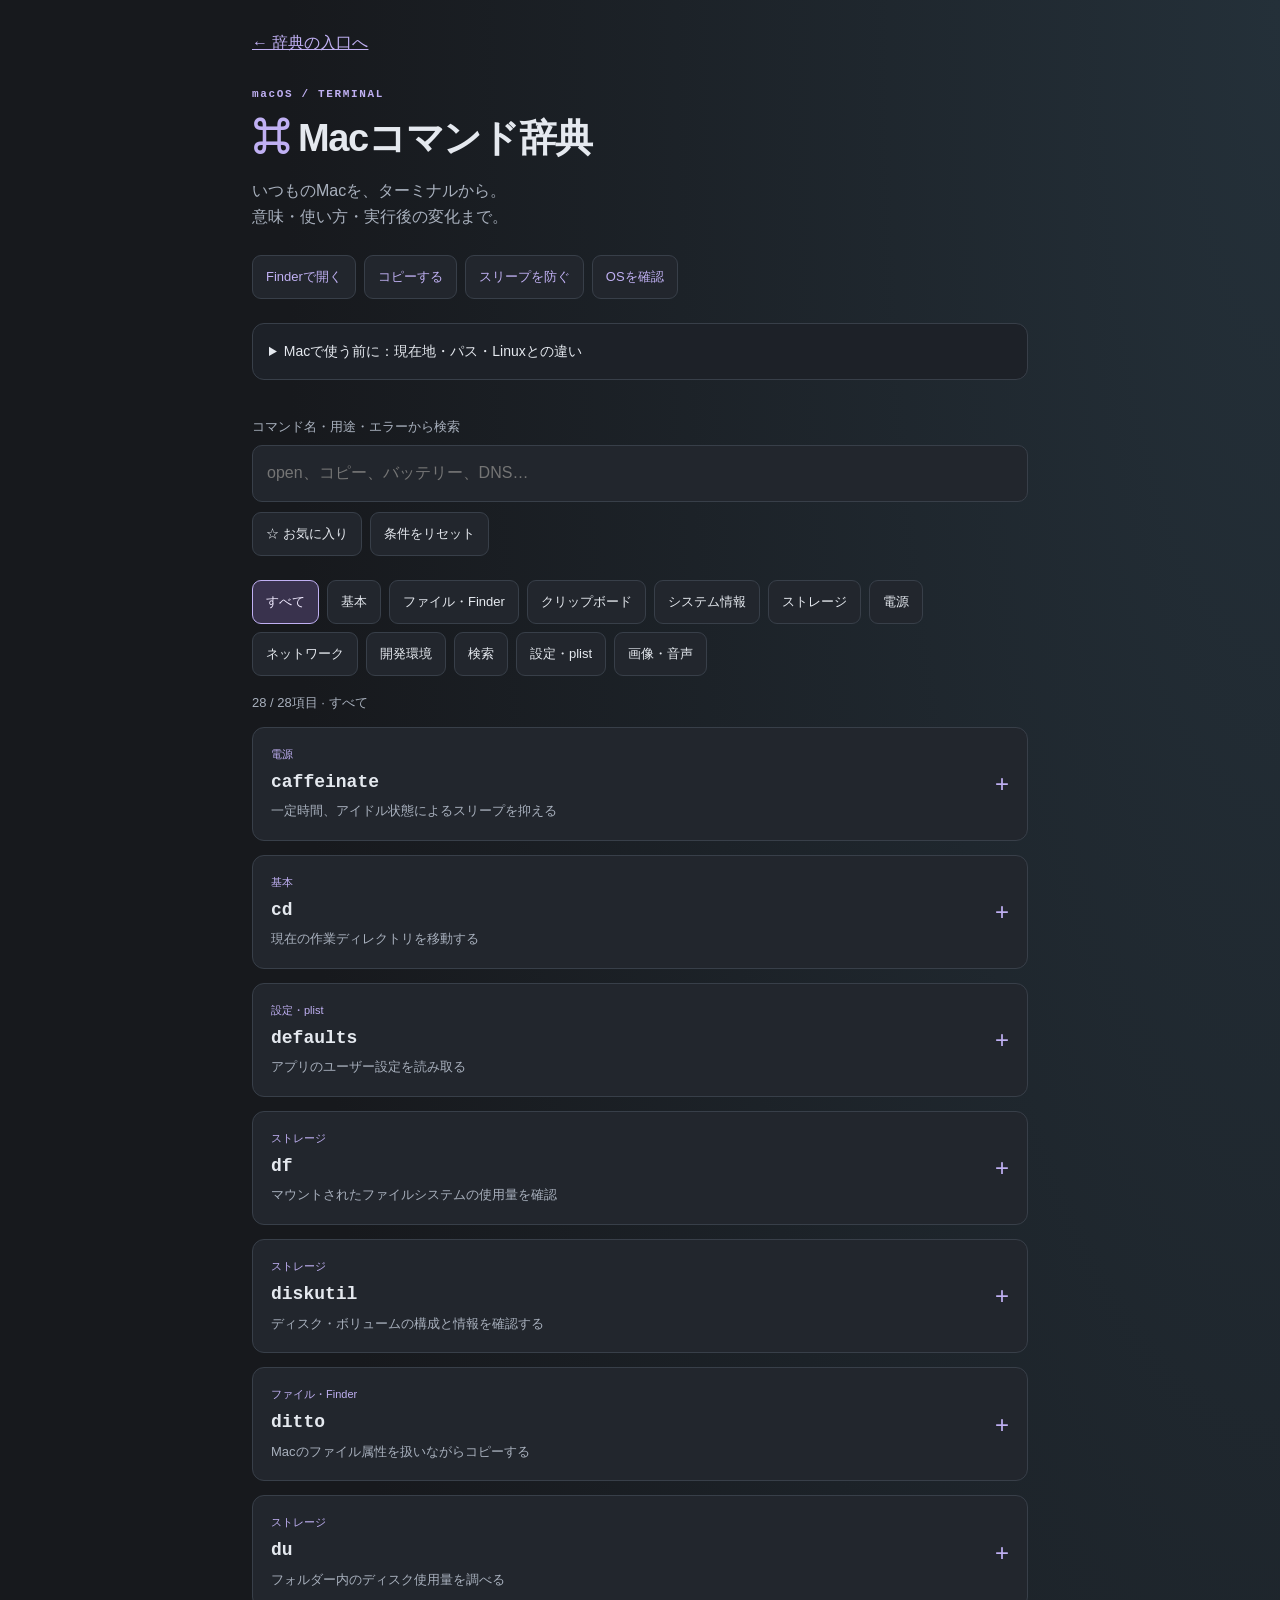
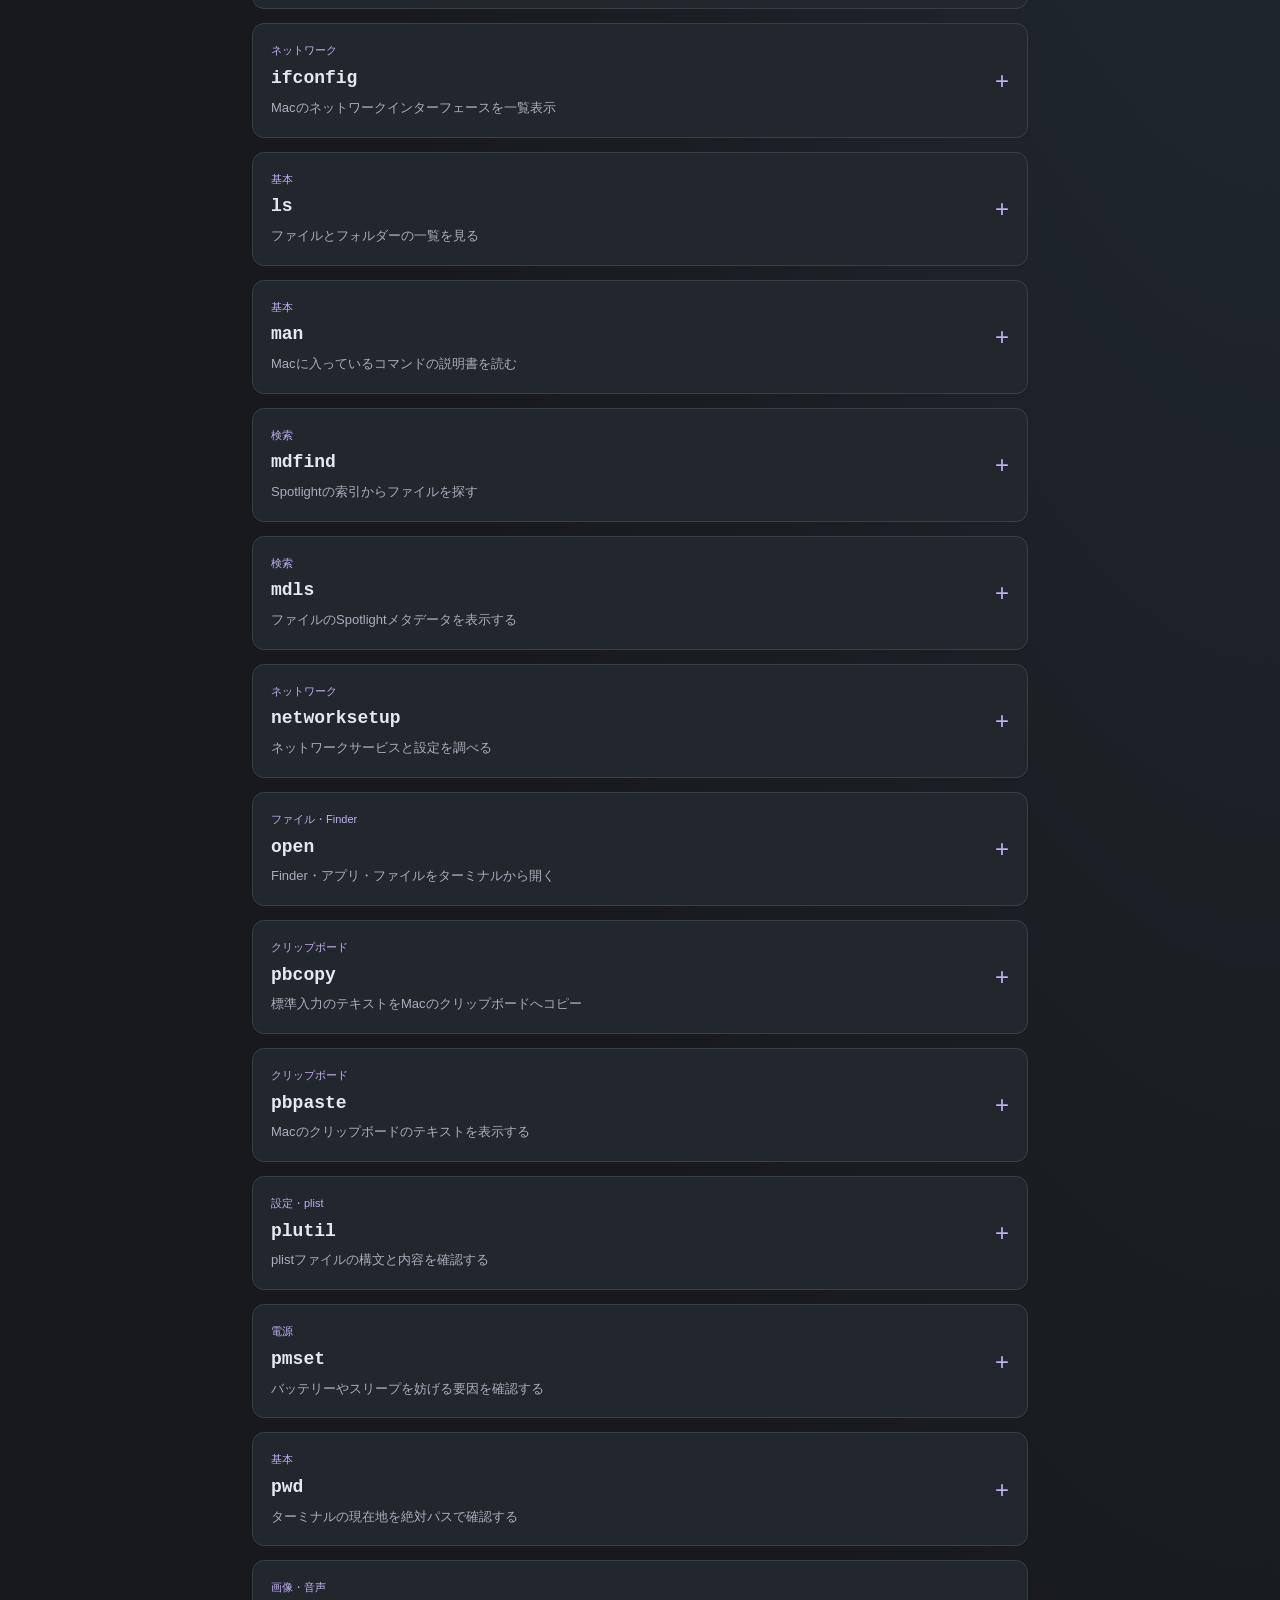
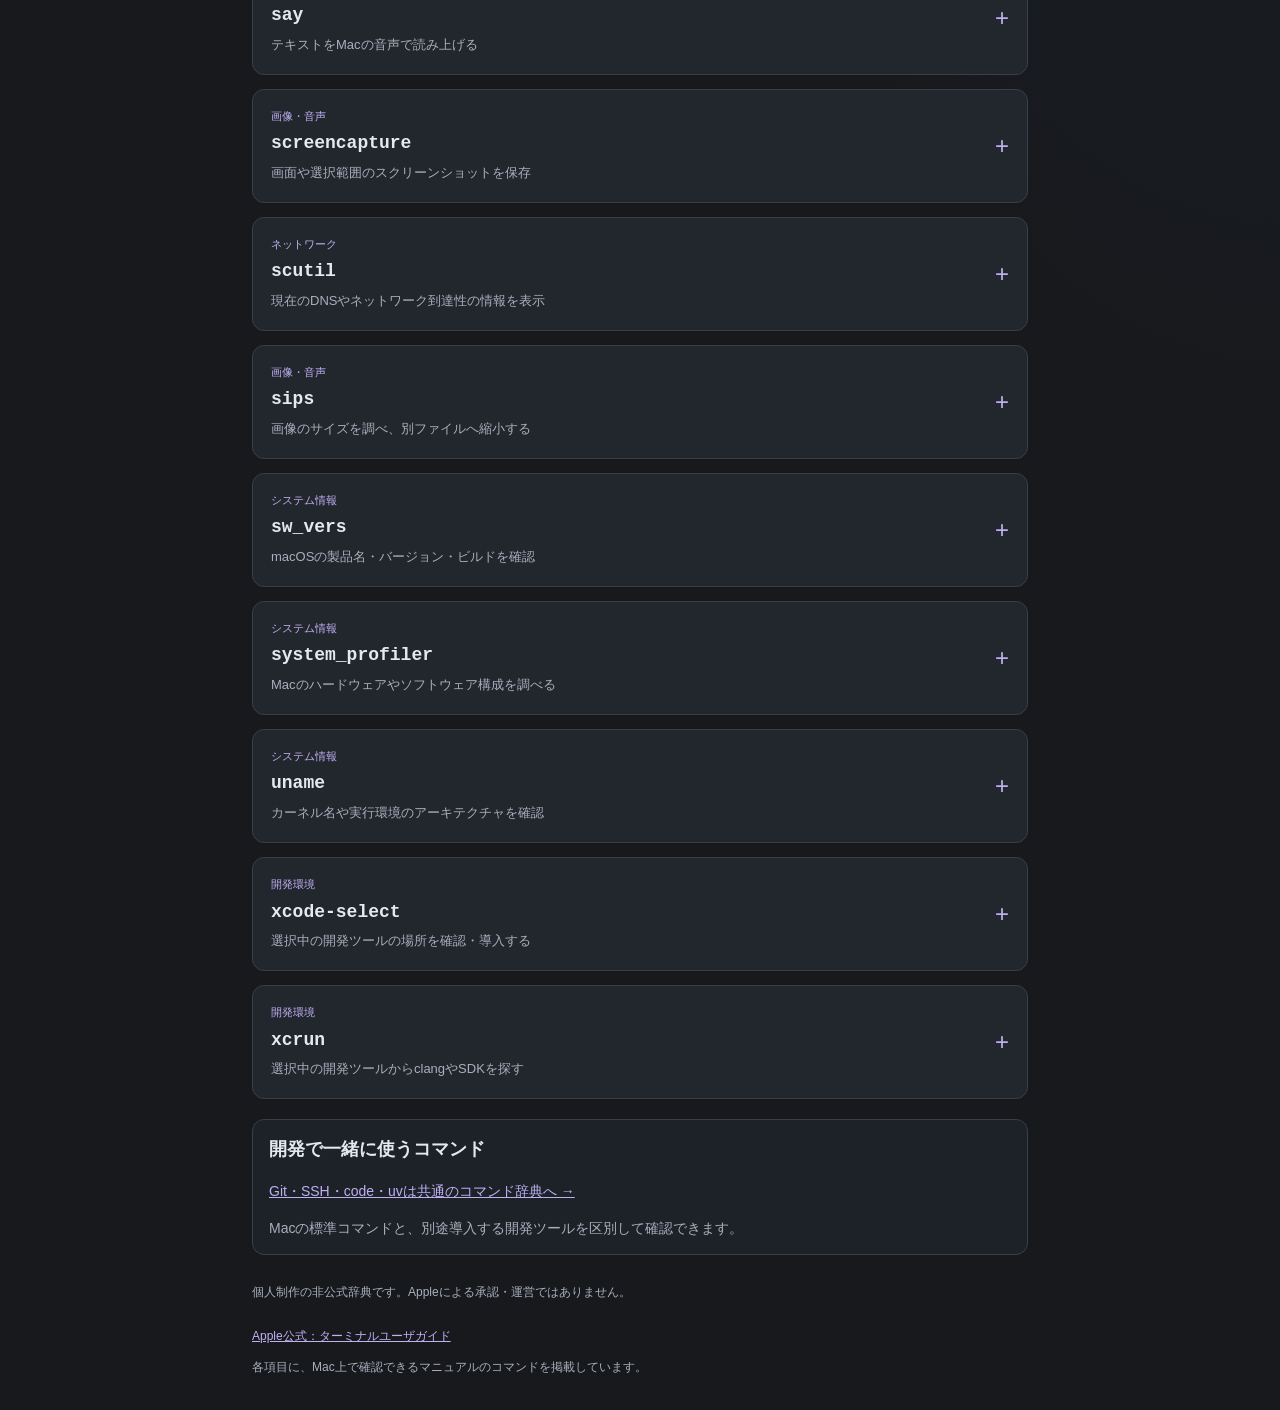
<file: mac/index.html>
<!doctype html>
<html lang="ja">
<head>
  <meta charset="utf-8">
  <meta name="viewport" content="width=device-width, initial-scale=1, viewport-fit=cover">
  <meta name="theme-color" content="#17191d">
  <meta name="description" content="Macのターミナルで使う28のコマンドを、実行例・出力・エラー例から確認できる日本語辞典。">
  <link rel="manifest" href="../manifest.webmanifest">
  <link rel="apple-touch-icon" href="../icons/icon-192.png">
  <link rel="stylesheet" href="../hub.css">
  <link rel="stylesheet" href="./styles.css">
  <title>Macコマンド辞典 | コードとコマンドの辞典</title>
</head>
<body>
  <main class="hub dictionary">
    <a class="back" href="../">← 辞典の入口へ</a>
    <header><p class="eyebrow">macOS / TERMINAL</p><h1><span aria-hidden="true">⌘</span> Macコマンド辞典</h1><p class="lead">いつものMacを、ターミナルから。<br>意味・使い方・実行後の変化まで。</p></header>
    <div class="quick" aria-label="よく調べるコマンド"><a href="#open">Finderで開く</a><a href="#pbcopy">コピーする</a><a href="#caffeinate">スリープを防ぐ</a><a href="#sw_vers">OSを確認</a></div>
    <details class="intro-note"><summary>Macで使う前に：現在地・パス・Linuxとの違い</summary><div>
      <p>ターミナルはコマンドを入力するアプリです。新しいMacの標準シェルは通常zshですが、変更されている場合もあります。プロンプトの末尾の <code>%</code> や <code>$</code> は入力しません。</p>
      <p><code>.</code> は現在地、<code>..</code> は親、<code>~</code> はホームです。空白を含むパスは <code>cd "$HOME/Library/Application Support"</code> のように引用符で囲みます。例のファイル名は実際の名前に置き換えてください。</p>
      <p>Macの標準UNIXコマンドとLinuxのGNU版では、同名でもオプションが異なることがあります。特に <code>sed -i</code>、<code>date</code>、<code>stat</code> などは、Mac上の <code>man コマンド名</code> で確認します。</p>
      <p>SSHでUbuntuへ接続中なら、そこで実行するコマンドはUbuntu側で動きます。MacのクリップボードやFinderを操作する例は、Mac側のターミナルで使います。</p>
      <p>表示例は読み方を学ぶための例です。OSの版・権限・端末によって出力は変わります。このページはコマンドを実行しません。</p>
    </div></details>
    <div class="search-panel"><label for="mac-search">コマンド名・用途・エラーから検索</label><input id="mac-search" type="search" autocomplete="off" placeholder="open、コピー、バッテリー、DNS…"><div class="search-actions"><button id="favorites" type="button" aria-pressed="false">☆ お気に入り</button><button id="reset" type="button">条件をリセット</button></div></div>
    <nav class="filters" id="categories" aria-label="コマンドの分類"></nav>
    <p id="result-count" class="count" role="status"></p>
    <section id="entries" aria-label="Macコマンド一覧"></section>
    <p id="empty" hidden>該当する項目がありません。検索語を変えるか、条件をリセットしてください。お気に入りは各項目を開いて登録できます。</p>
    <noscript><p>コマンド一覧を表示するにはJavaScriptを有効にしてください。</p></noscript>
    <aside class="more"><h2>開発で一緒に使うコマンド</h2><p><a href="../commands.html">Git・SSH・code・uvは共通のコマンド辞典へ →</a></p><p>Macの標準コマンドと、別途導入する開発ツールを区別して確認できます。</p></aside>
    <footer><p>個人制作の非公式辞典です。Appleによる承認・運営ではありません。</p><a href="https://support.apple.com/guide/terminal/welcome/mac">Apple公式：ターミナルユーザガイド</a><br>各項目に、Mac上で確認できるマニュアルのコマンドを掲載しています。</footer>
  </main>
  <p id="feedback" class="feedback" role="status" aria-live="polite"></p>
  <script src="./data.js"></script><script src="./app.js"></script><script src="../hub.js"></script>
</body>
</html>
</file>
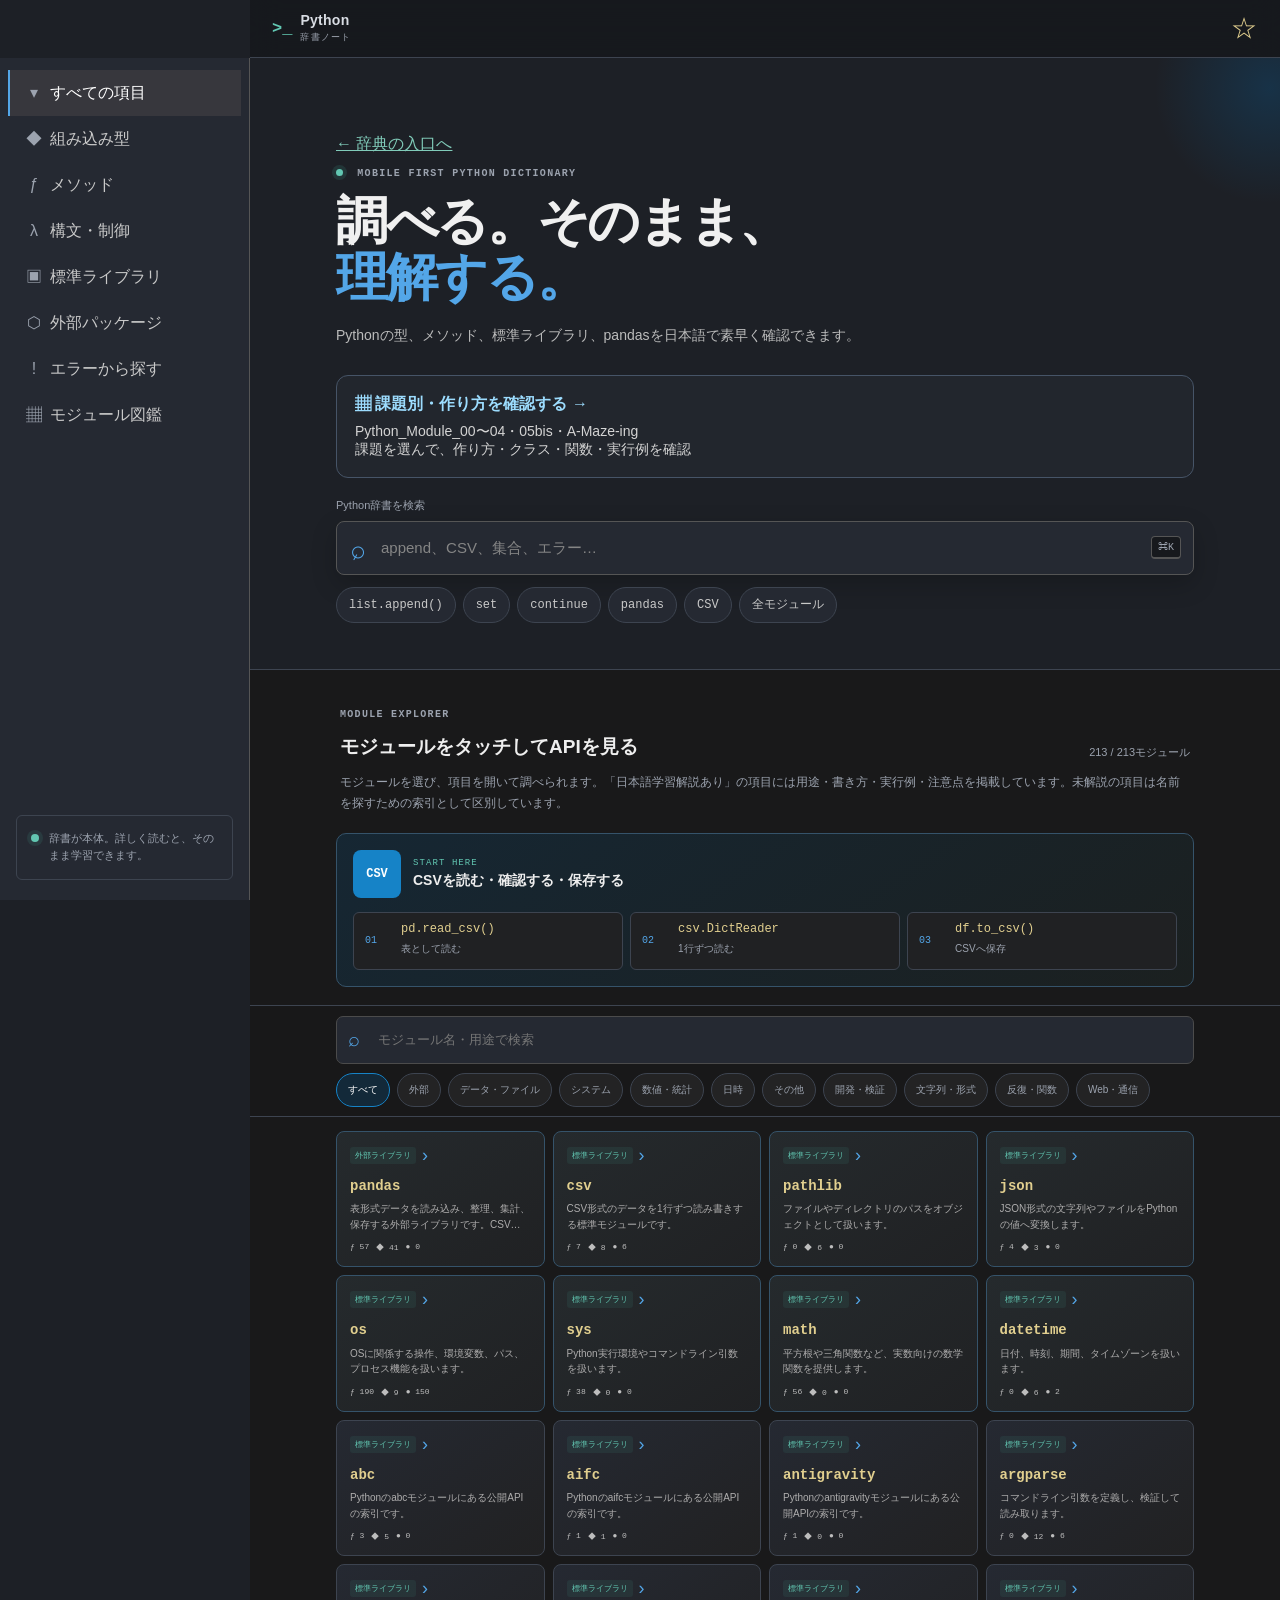
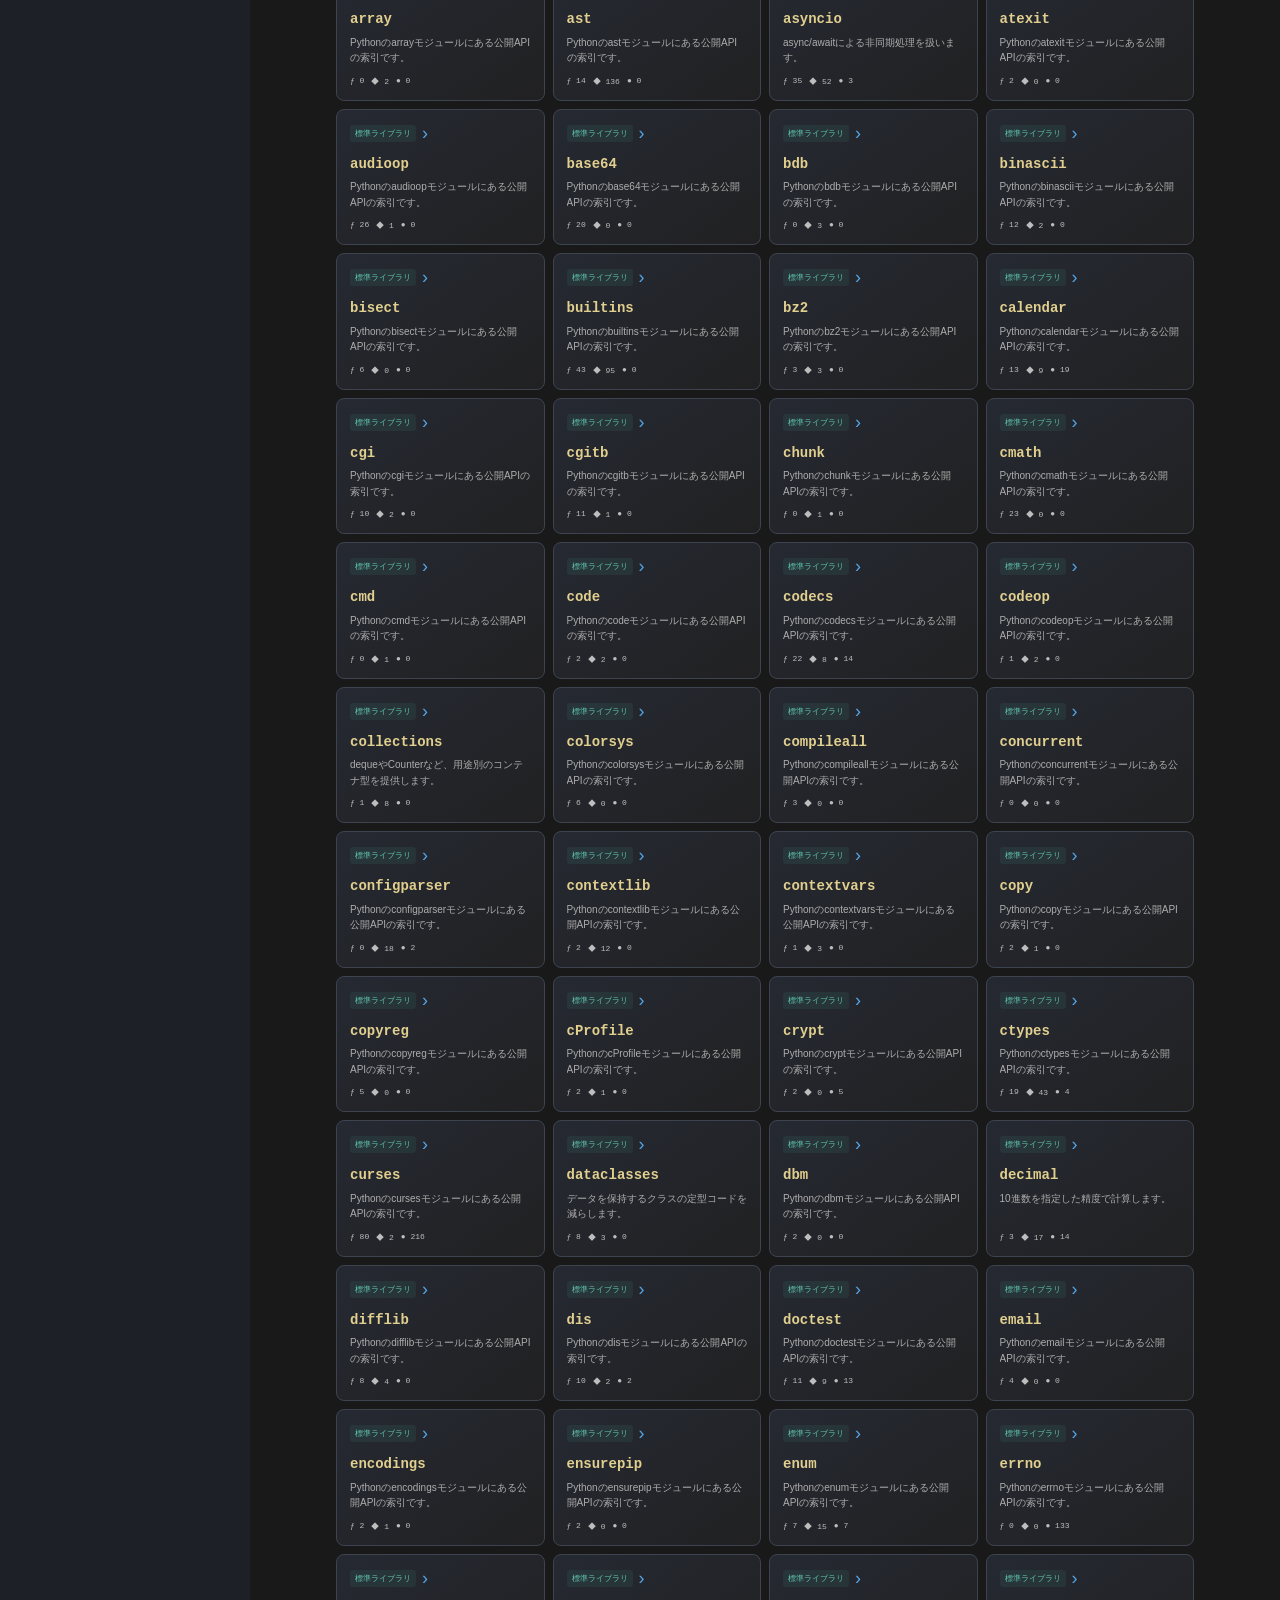
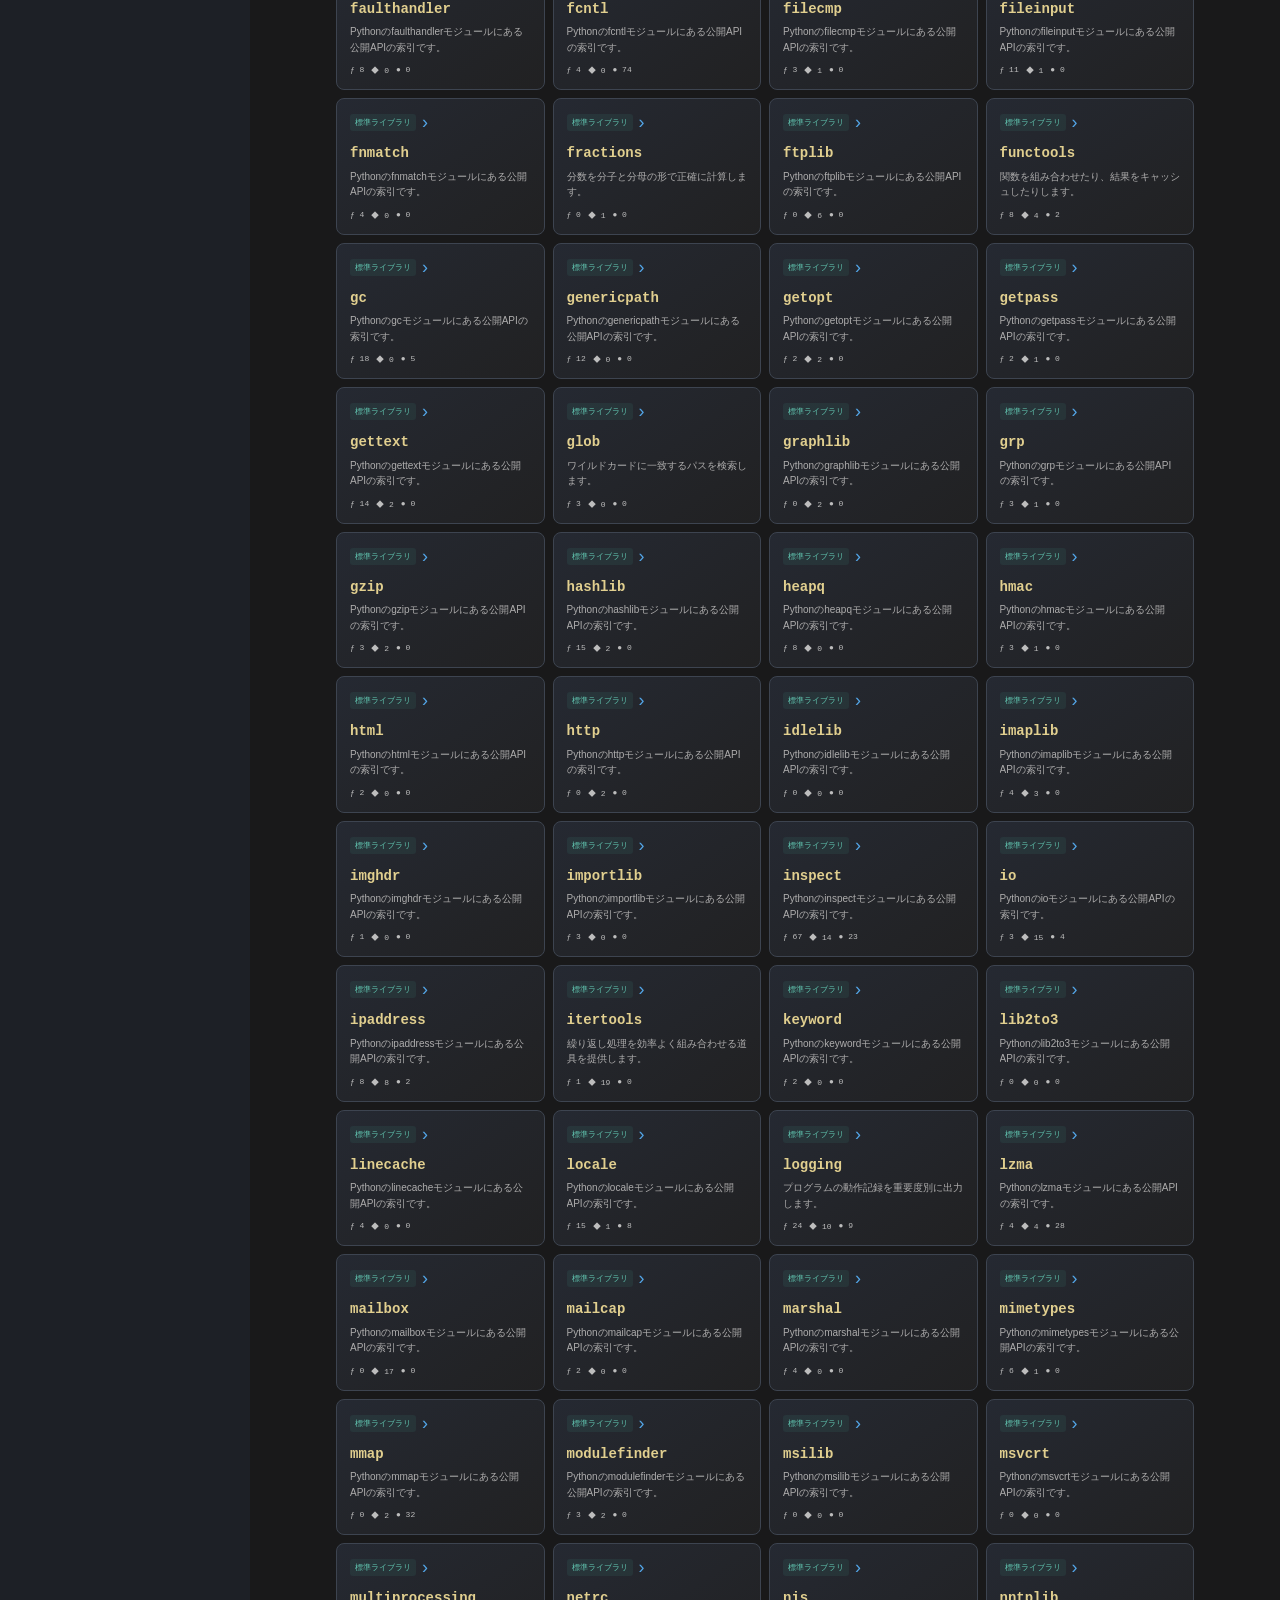
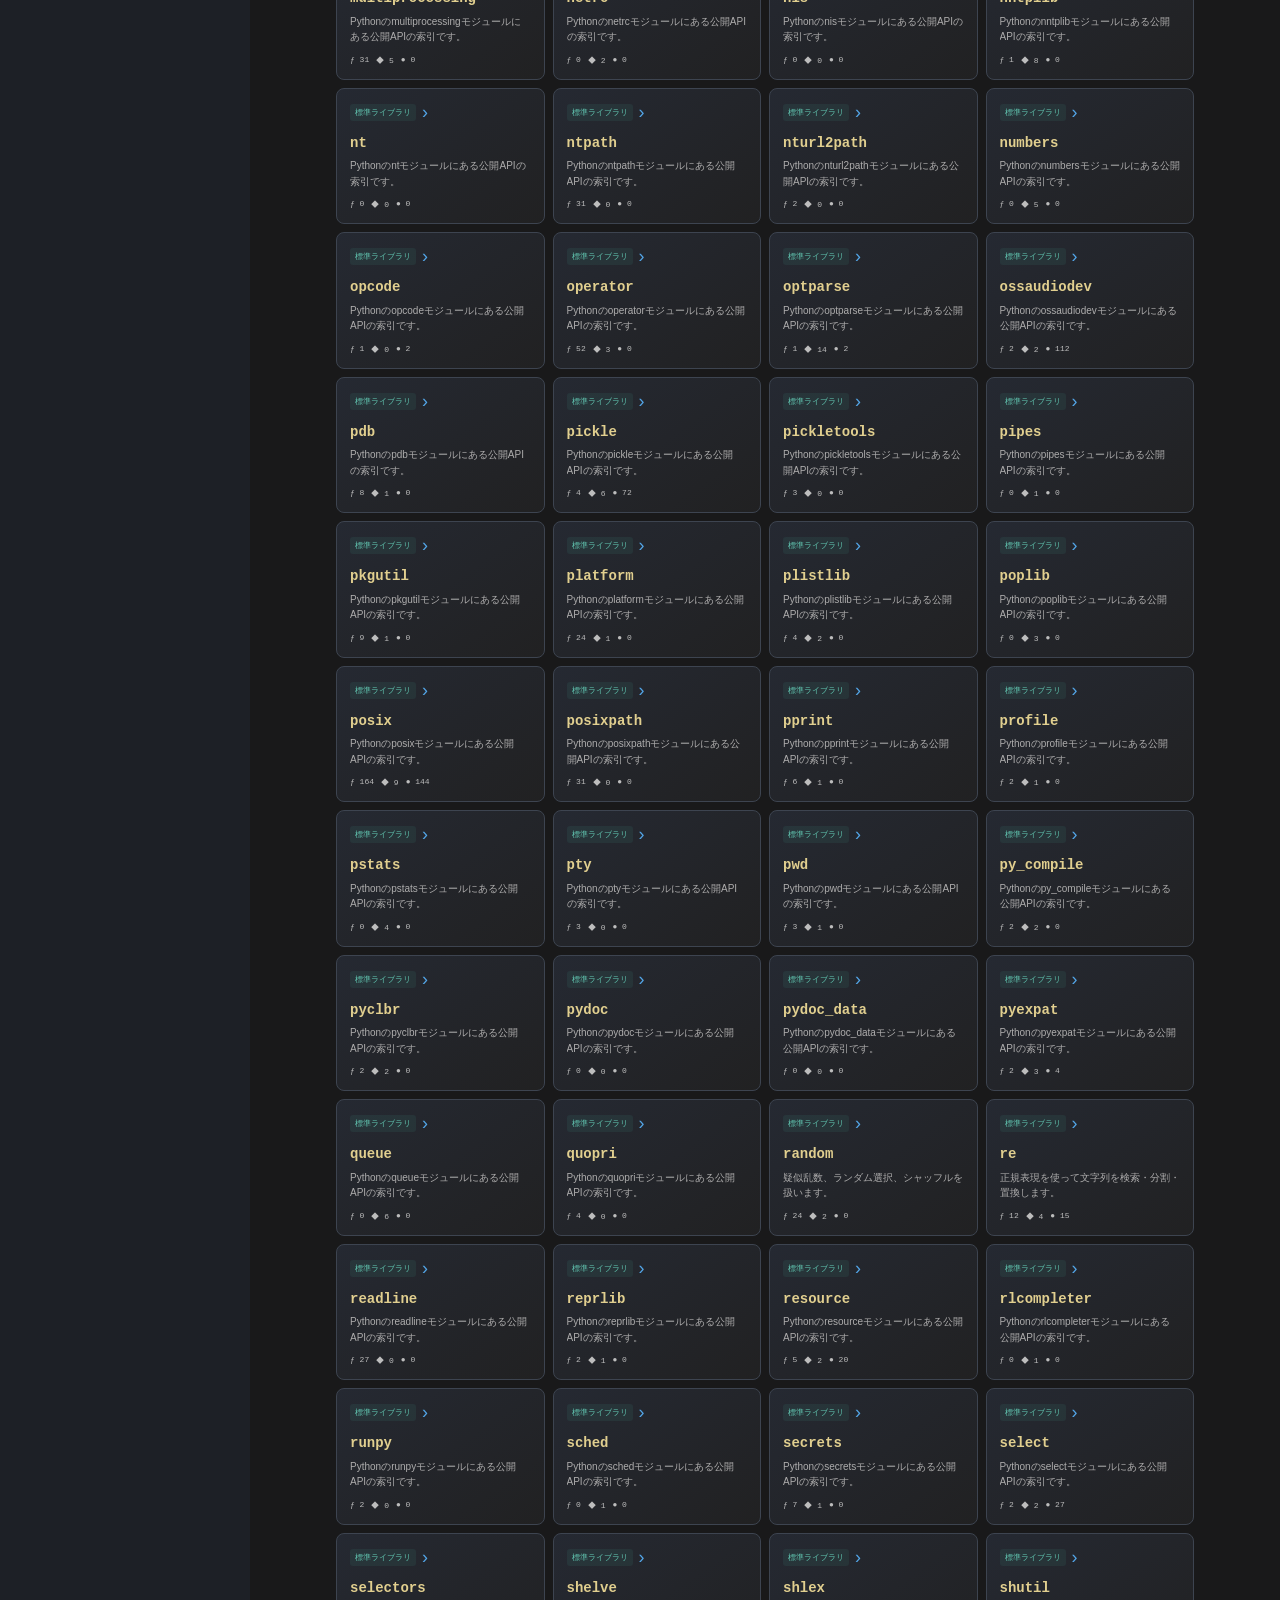
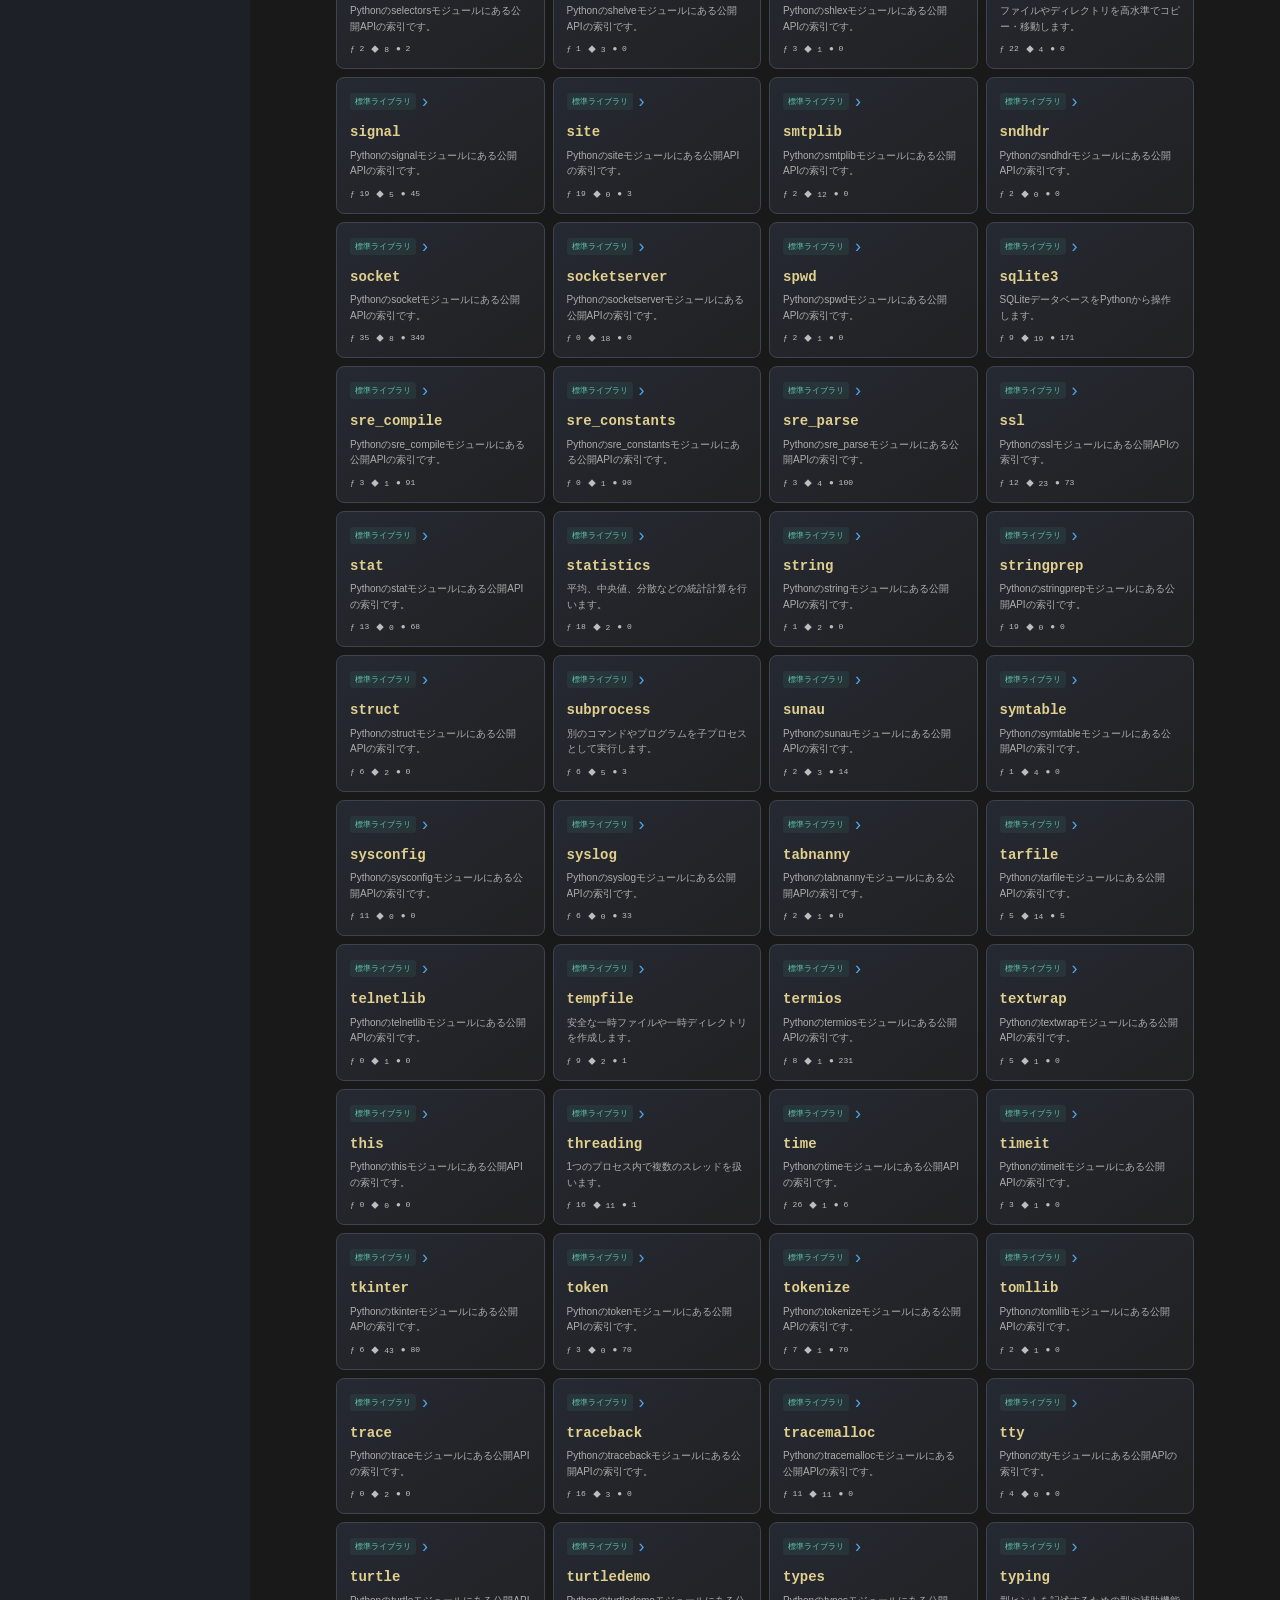
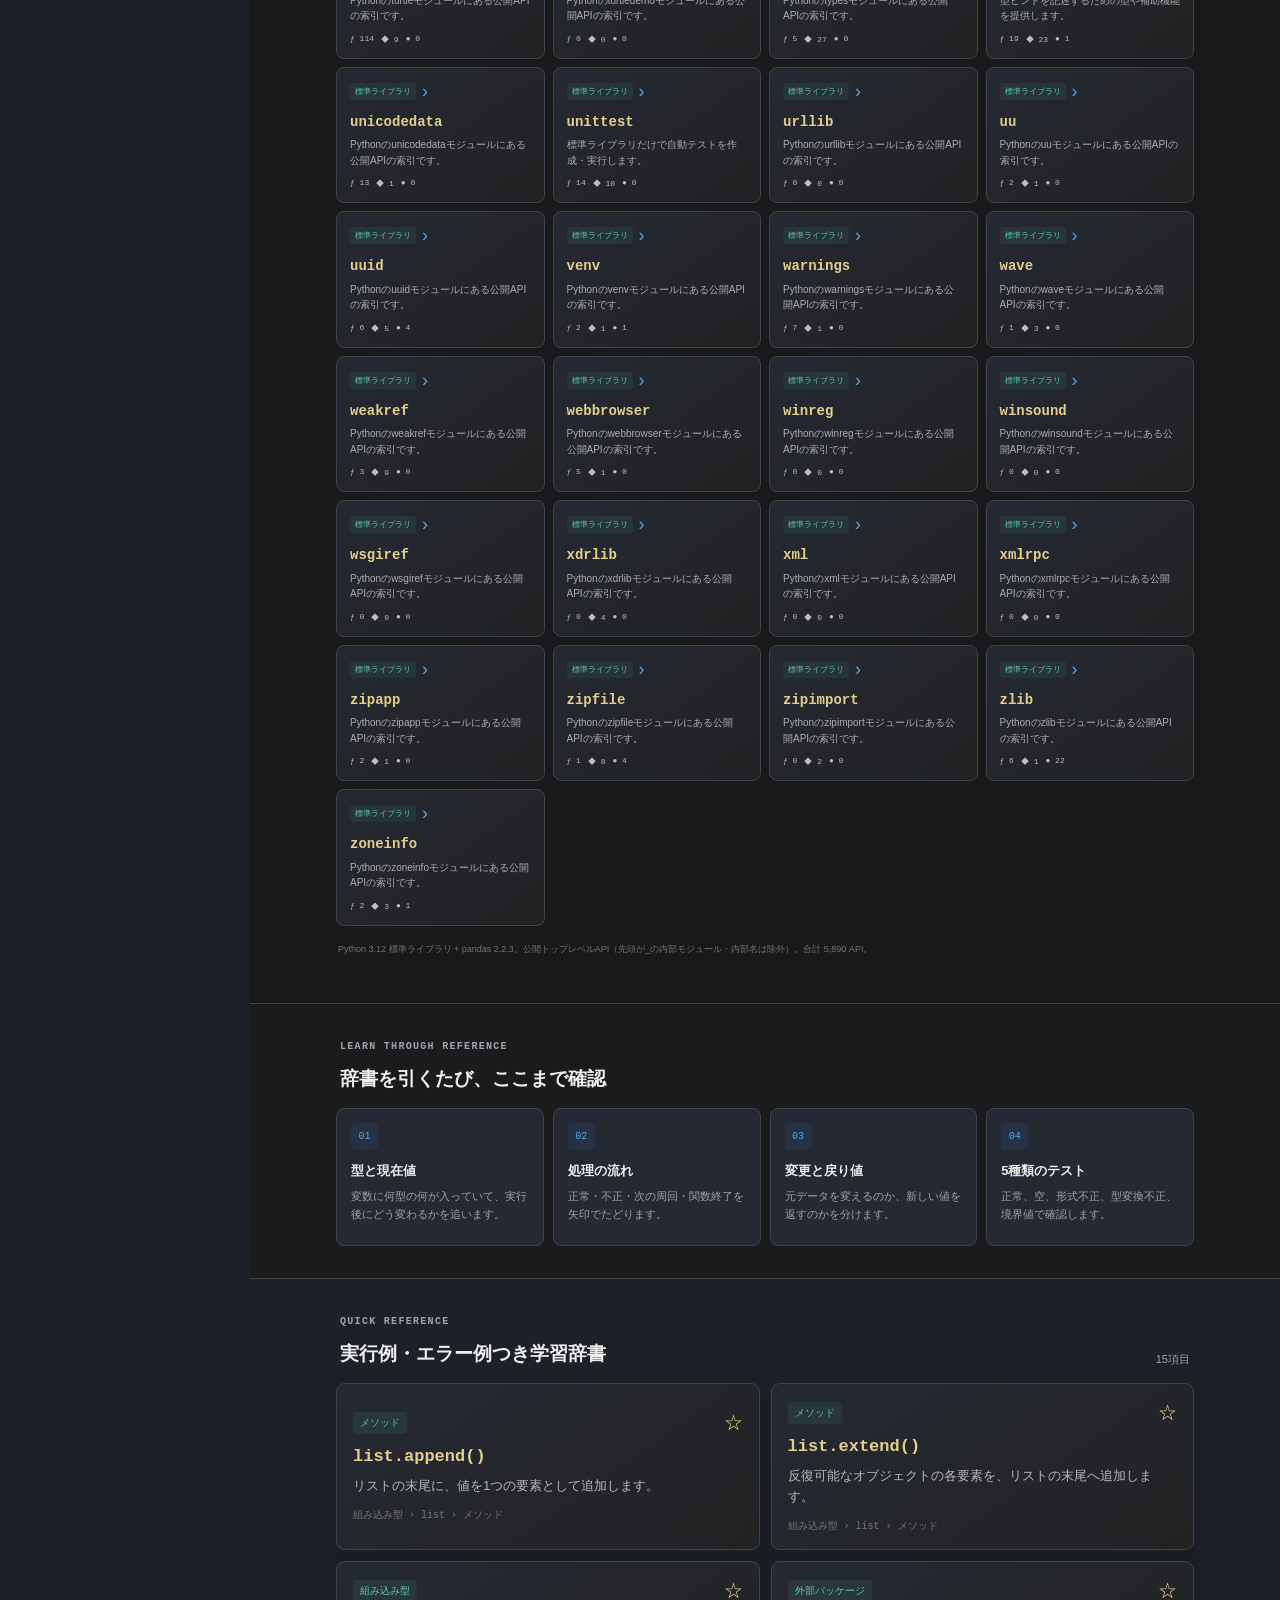
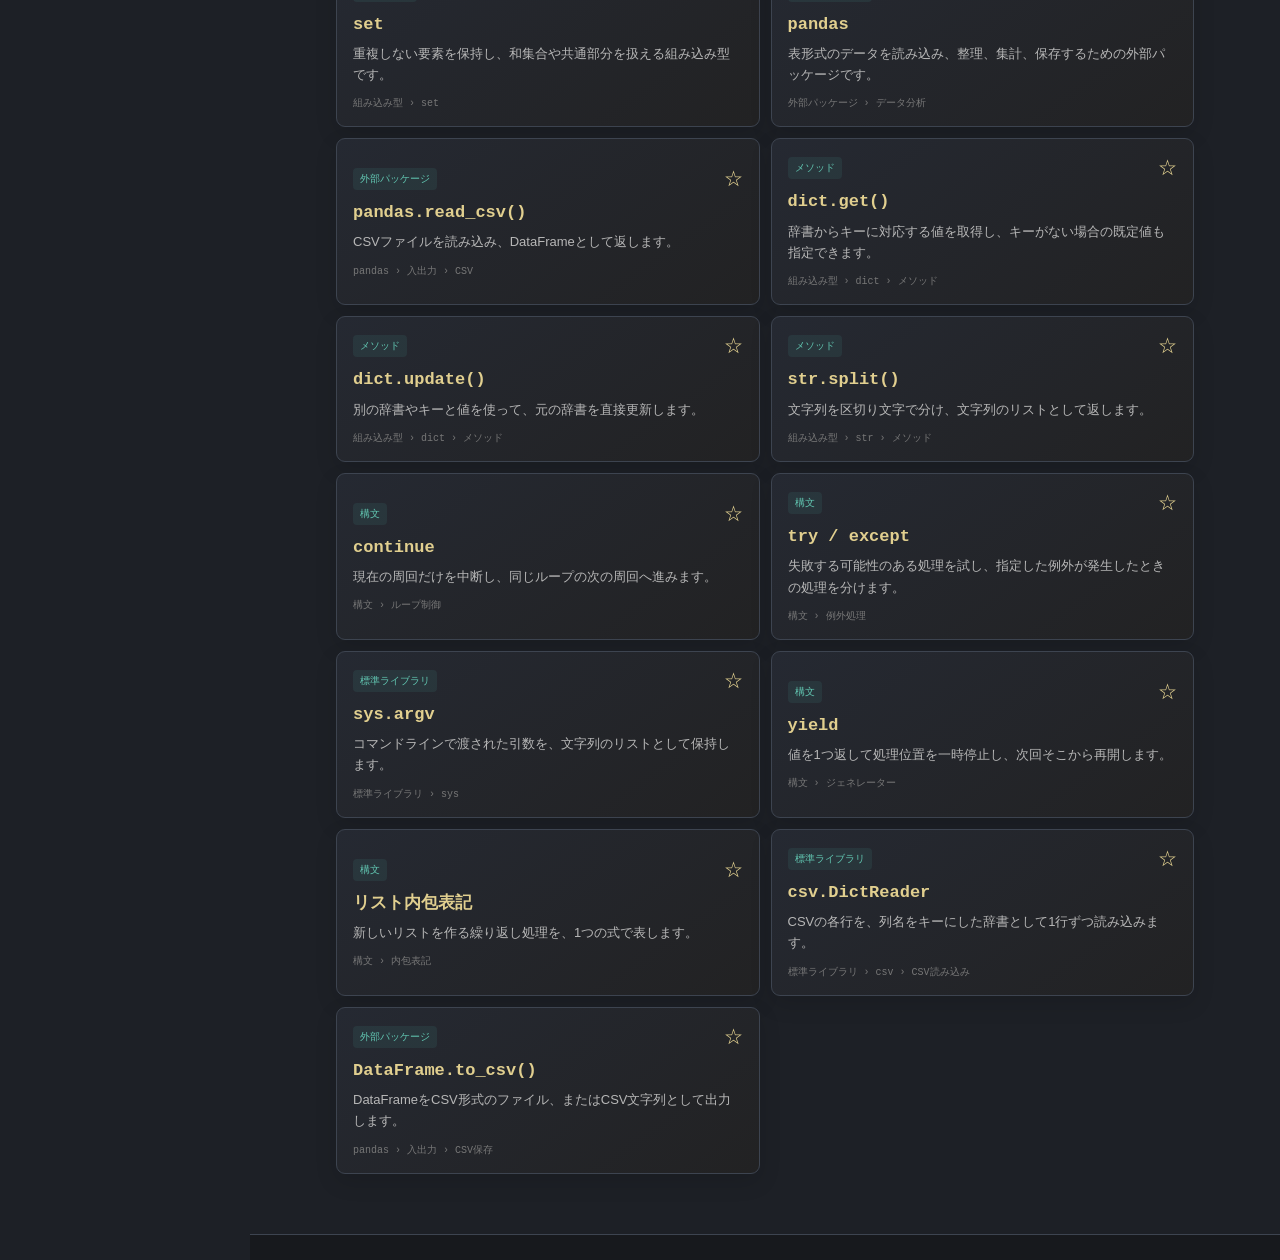
<file: python/index.html>
<!doctype html>
<html lang="ja">
  <head>
    <meta charset="UTF-8" />
    <meta name="viewport" content="width=device-width, initial-scale=1, viewport-fit=cover" />
    <meta name="theme-color" content="#17191d" />
    <meta
      name="description"
      content="スマートフォンで調べながら学べる、コードエディター風の日本語Python辞書"
    />
    <title>Python辞書ノート</title>
    <link rel="stylesheet" href="./styles.css?v=23" />
    <link rel="manifest" href="../manifest.webmanifest" />
  </head>
  <body>
    <div class="app-shell">
      <header class="topbar">
        <button class="icon-button" id="menuButton" type="button" aria-label="分類を開く" aria-expanded="false">
          <span></span><span></span><span></span>
        </button>
        <a class="brand" href="#top" aria-label="ホームへ戻る">
          <span class="brand-mark">&gt;_</span>
          <span><strong>Python</strong><small>辞書ノート</small></span>
        </a>
        <button class="icon-button star-button" id="headerFavoriteButton" type="button" aria-label="お気に入りを表示">☆</button>
      </header>

      <aside class="drawer" id="drawer" aria-hidden="true">
        <div class="drawer-head">
          <p>EXPLORER</p>
          <button class="plain-button" id="closeDrawerButton" type="button" aria-label="分類を閉じる">×</button>
        </div>
        <nav aria-label="Python辞書の分類">
          <button class="tree-item active" data-filter="all" type="button"><span>▾</span> すべての項目</button>
          <button class="tree-item" data-filter="組み込み型" type="button"><span>◆</span> 組み込み型</button>
          <button class="tree-item" data-filter="メソッド" type="button"><span>ƒ</span> メソッド</button>
          <button class="tree-item" data-filter="構文" type="button"><span>λ</span> 構文・制御</button>
          <button class="tree-item" data-filter="標準ライブラリ" type="button"><span>▣</span> 標準ライブラリ</button>
          <button class="tree-item" data-filter="外部パッケージ" type="button"><span>⬡</span> 外部パッケージ</button>
          <button class="tree-item" data-filter="エラー" type="button"><span>!</span> エラーから探す</button>
          <button class="tree-item module-tree-link" id="drawerModuleButton" type="button"><span>▦</span> モジュール図鑑</button>
        </nav>
        <div class="drawer-note">
          <span class="status-dot"></span>
          <p>辞書が本体。詳しく読むと、そのまま学習できます。</p>
        </div>
      </aside>
      <div class="scrim" id="scrim" hidden></div>

      <main id="top">
        <section class="hero" aria-labelledby="heroTitle">
          <a href="../" style="display:inline-block;padding:12px 0;color:#80cbb9">← 辞典の入口へ</a>
          <p class="eyebrow"><span></span> MOBILE FIRST PYTHON DICTIONARY</p>
          <h1 id="heroTitle">調べる。そのまま、<br /><em>理解する。</em></h1>
          <p class="hero-copy">Pythonの型、メソッド、標準ライブラリ、pandasを日本語で素早く確認できます。</p>
          <a href="./projects/" style="display:block;padding:18px;margin:20px 0;border:1px solid #465467;border-radius:12px;color:#9cdcfe;text-decoration:none;background:#22262d"><strong>▦ 課題別・作り方を確認する →</strong><br><span style="display:block;margin-top:8px;color:#d4d4d4;font-size:14px">Python_Module_00〜04・05bis・A-Maze-ing<br>課題を選んで、作り方・クラス・関数・実行例を確認</span></a>

          <form class="search-box" id="searchForm" role="search">
            <label for="searchInput">Python辞書を検索</label>
            <div class="search-input-wrap">
              <span aria-hidden="true">⌕</span>
              <input
                id="searchInput"
                type="search"
                autocomplete="off"
                placeholder="append、CSV、集合、エラー…"
              />
              <kbd>⌘K</kbd>
            </div>
          </form>

          <div class="quick-links" aria-label="検索例">
            <button type="button" data-query="list.append">list.append()</button>
            <button type="button" data-query="set">set</button>
            <button type="button" data-query="continue">continue</button>
            <button type="button" data-query="pandas">pandas</button>
            <button type="button" data-query="CSV">CSV</button>
            <button type="button" id="heroModuleButton">全モジュール</button>
          </div>
        </section>

        <section id="globalSearchResults" class="module-section" aria-labelledby="globalSearchTitle" hidden>
          <h2 id="globalSearchTitle">辞書全体の検索結果</h2>
          <p id="globalSearchCount" role="status" aria-live="polite"></p>
          <div id="globalSearchGrid" class="module-grid"></div>
          <button id="moreSearchResults" type="button" hidden>続きを表示</button>
          <button id="clearGlobalSearch" type="button">検索をクリアして一覧に戻る</button>
        </section>
        <section class="module-section" id="modules" aria-labelledby="moduleTitle">
          <div class="section-heading module-heading">
            <div>
              <p class="section-kicker">MODULE EXPLORER</p>
              <h2 id="moduleTitle">モジュールをタッチしてAPIを見る</h2>
            </div>
            <span id="moduleTotalCount" aria-live="polite">読込中</span>
          </div>
          <p class="section-description">
            モジュールを選び、項目を開いて調べられます。「日本語学習解説あり」の項目には用途・書き方・実行例・注意点を掲載しています。未解説の項目は名前を探すための索引として区別しています。
          </p>

          <div class="csv-path" aria-labelledby="csvPathTitle">
            <div class="csv-path-copy">
              <span class="csv-icon">CSV</span>
              <div><p>START HERE</p><h3 id="csvPathTitle">CSVを読む・確認する・保存する</h3></div>
            </div>
            <div class="csv-path-steps">
              <button type="button" data-entry-jump="pandas-read-csv"><span>01</span><strong>pd.read_csv()</strong><small>表として読む</small></button>
              <button type="button" data-entry-jump="csv-dict-reader"><span>02</span><strong>csv.DictReader</strong><small>1行ずつ読む</small></button>
              <button type="button" data-entry-jump="dataframe-to-csv"><span>03</span><strong>df.to_csv()</strong><small>CSVへ保存</small></button>
            </div>
          </div>

          <div class="module-tools">
            <label class="module-search" for="moduleSearchInput">
              <span aria-hidden="true">⌕</span>
              <input id="moduleSearchInput" type="search" autocomplete="off" placeholder="モジュール名・用途で検索" />
            </label>
            <div class="module-category-list" id="moduleCategoryList" aria-label="モジュール分類"></div>
          </div>

          <div class="module-grid" id="moduleGrid"></div>
          <div class="empty-state module-empty" id="moduleEmptyState" hidden>
            <span>⌕</span>
            <h2>モジュールが見つかりません</h2>
            <p>英語のモジュール名、または「データ」「日時」などの用途で検索してください。</p>
          </div>
          <p class="catalog-scope" id="catalogScope"></p>
        </section>

        <section class="learning-section" aria-labelledby="learningTitle">
          <div class="section-heading">
            <div>
              <p class="section-kicker">LEARN THROUGH REFERENCE</p>
              <h2 id="learningTitle">辞書を引くたび、ここまで確認</h2>
            </div>
          </div>
          <div class="learning-grid">
            <article><span>01</span><h3>型と現在値</h3><p>変数に何型の何が入っていて、実行後にどう変わるかを追います。</p></article>
            <article><span>02</span><h3>処理の流れ</h3><p>正常・不正・次の周回・関数終了を矢印でたどります。</p></article>
            <article><span>03</span><h3>変更と戻り値</h3><p>元データを変えるのか、新しい値を返すのかを分けます。</p></article>
            <article><span>04</span><h3>5種類のテスト</h3><p>正常、空、形式不正、型変換不正、境界値で確認します。</p></article>
          </div>
        </section>

        <section class="result-section" aria-labelledby="resultTitle">
          <div class="section-heading">
            <div>
              <p class="section-kicker">QUICK REFERENCE</p>
              <h2 id="resultTitle">実行例・エラー例つき学習辞書</h2>
            </div>
            <span id="resultCount" aria-live="polite">13項目</span>
          </div>
          <div class="result-grid" id="resultGrid"></div>
          <div class="empty-state" id="emptyState" hidden>
            <span>⌕</span>
            <h2>該当する項目がありません</h2>
            <p>別の単語、分類、やりたいことで検索してみてください。</p>
            <button type="button" id="resetSearchButton">すべて表示</button>
          </div>
        </section>
        <footer class="site-footer">
          <p><strong>Python辞書ノート</strong>は個人制作の非公式学習サイトです。</p>
          <p>Python Software Foundation、pandasプロジェクト、Microsoft、O'Reilly Mediaとは提携・承認関係にありません。</p>
          <p><a href="./legal.html">ライセンス・出典・プライバシー</a></p>
        </footer>
      </main>

      <nav class="bottom-nav" aria-label="メインメニュー">
        <a href="#top" class="active"><span>⌂</span>ホーム</a>
        <button type="button" id="bottomSearchButton"><span>⌕</span>検索</button>
        <button type="button" id="bottomModuleButton"><span>▦</span>モジュール</button>
        <button type="button" id="bottomFavoriteButton"><span>☆</span>お気に入り</button>
      </nav>
    </div>

    <dialog class="entry-dialog" id="entryDialog">
      <article>
        <header class="dialog-header">
          <div>
            <p id="dialogBreadcrumb">組み込み型 › list</p>
            <h2 id="dialogTitle">list.append()</h2>
          </div>
          <div class="dialog-actions">
            <button type="button" id="favoriteEntryButton" aria-label="お気に入りに追加">☆</button>
            <button type="button" id="closeDialogButton" aria-label="詳細を閉じる">×</button>
          </div>
        </header>
        <div class="dialog-scroll">
          <p class="entry-summary" id="dialogSummary"></p>
          <div class="signature" id="dialogSignature"></div>

          <div class="mode-tabs" role="tablist" aria-label="コード例の種類">
            <button class="active" id="successTab" type="button" role="tab" aria-selected="true">✓ 実行例</button>
            <button id="errorTab" type="button" role="tab" aria-selected="false">× エラー例</button>
          </div>

          <section class="code-panel" id="successPanel" role="tabpanel">
            <div class="panel-title"><span>PYTHON</span><button class="copy-button" type="button" data-copy-target="successCode">コピー</button></div>
            <pre><code id="successCode"></code></pre>
            <div class="terminal">
              <p><span>TERMINAL</span> 実行結果</p>
              <pre id="successOutput"></pre>
            </div>
            <div class="explanation">
              <h3>結果の読み方</h3>
              <p id="successExplanation"></p>
            </div>
          </section>

          <section class="code-panel" id="errorPanel" role="tabpanel" hidden>
            <div class="panel-title error-title"><span>PROBLEM</span><button class="copy-button" type="button" data-copy-target="errorCode">コピー</button></div>
            <pre><code id="errorCode"></code></pre>
            <div class="terminal error-terminal">
              <p><span>TERMINAL</span> エラー</p>
              <pre id="errorOutput"></pre>
            </div>
            <div class="problem-box">
              <h3>原因</h3>
              <p id="errorExplanation"></p>
            </div>
            <div class="fix-box">
              <h3>修正方法</h3>
              <pre><code id="fixCode"></code></pre>
            </div>
          </section>

          <details open>
            <summary>型と現在値の追跡</summary>
            <div class="trace-wrap" id="stateTrace"></div>
          </details>
          <details>
            <summary>処理の流れ</summary>
            <ol class="flow-list" id="flowList"></ol>
          </details>
          <details>
            <summary>引数・戻り値</summary>
            <div class="detail-body" id="argumentDetail"></div>
          </details>
          <details>
            <summary>元データへの影響</summary>
            <div class="detail-body" id="mutationDetail"></div>
          </details>
          <details>
            <summary>5種類のテスト</summary>
            <ul class="test-list" id="testList"></ul>
          </details>
          <details>
            <summary>最小設計・用語</summary>
            <div class="detail-body" id="learningDetail"></div>
          </details>
          <details>
            <summary>関連項目</summary>
            <div class="related-list" id="relatedList"></div>
          </details>
        </div>
      </article>
    </dialog>

    <dialog class="module-dialog" id="moduleDialog">
      <article>
        <header class="dialog-header module-dialog-header">
          <div>
            <p id="moduleDialogBreadcrumb">標準ライブラリ › データ・ファイル</p>
            <h2 id="moduleDialogTitle">csv</h2>
          </div>
          <button type="button" id="closeModuleDialogButton" aria-label="モジュール詳細を閉じる">×</button>
        </header>
        <div class="module-dialog-scroll">
          <div class="module-intro">
            <p id="moduleDialogSummary"></p>
            <div class="module-import-row">
              <code id="moduleImportCode"></code>
              <button type="button" id="copyModuleImportButton">コピー</button>
            </div>
          </div>

          <div class="api-overview" id="apiOverview"></div>
          <label class="module-search api-search" for="apiSearchInput">
            <span aria-hidden="true">⌕</span>
            <input id="apiSearchInput" type="search" autocomplete="off" placeholder="関数・クラス名で絞り込み" />
          </label>
          <div class="api-filter-list" id="apiFilterList" role="tablist" aria-label="APIの種類">
            <button class="active" type="button" data-api-kind="all">すべて</button>
            <button type="button" data-api-kind="function">関数</button>
            <button type="button" data-api-kind="class">クラス</button>
            <button type="button" data-api-kind="constant">定数</button>
          </div>
          <p class="api-result-count" id="apiResultCount" aria-live="polite"></p>
          <div class="api-list" id="apiList"></div>
          <div class="empty-state api-empty" id="apiEmptyState" hidden>
            <span>⌕</span>
            <h2>APIが見つかりません</h2>
            <p>別の名前、または「すべて」で確認してください。</p>
          </div>
        </div>
      </article>
    </dialog>

    <div class="toast" id="toast" role="status" aria-live="polite"></div>
    <script src="./module-catalog.js"></script>
    <script src="./api-lessons.js?v=23"></script>
    <script src="./core-lessons.js?v=23"></script>
    <script src="./csv-lessons.js?v=23"></script>
    <script src="./search.js?v=23b"></script>
    <script src="./app.js?v=23"></script>
    <script src="../hub.js"></script>
  </body>
</html>
</file>
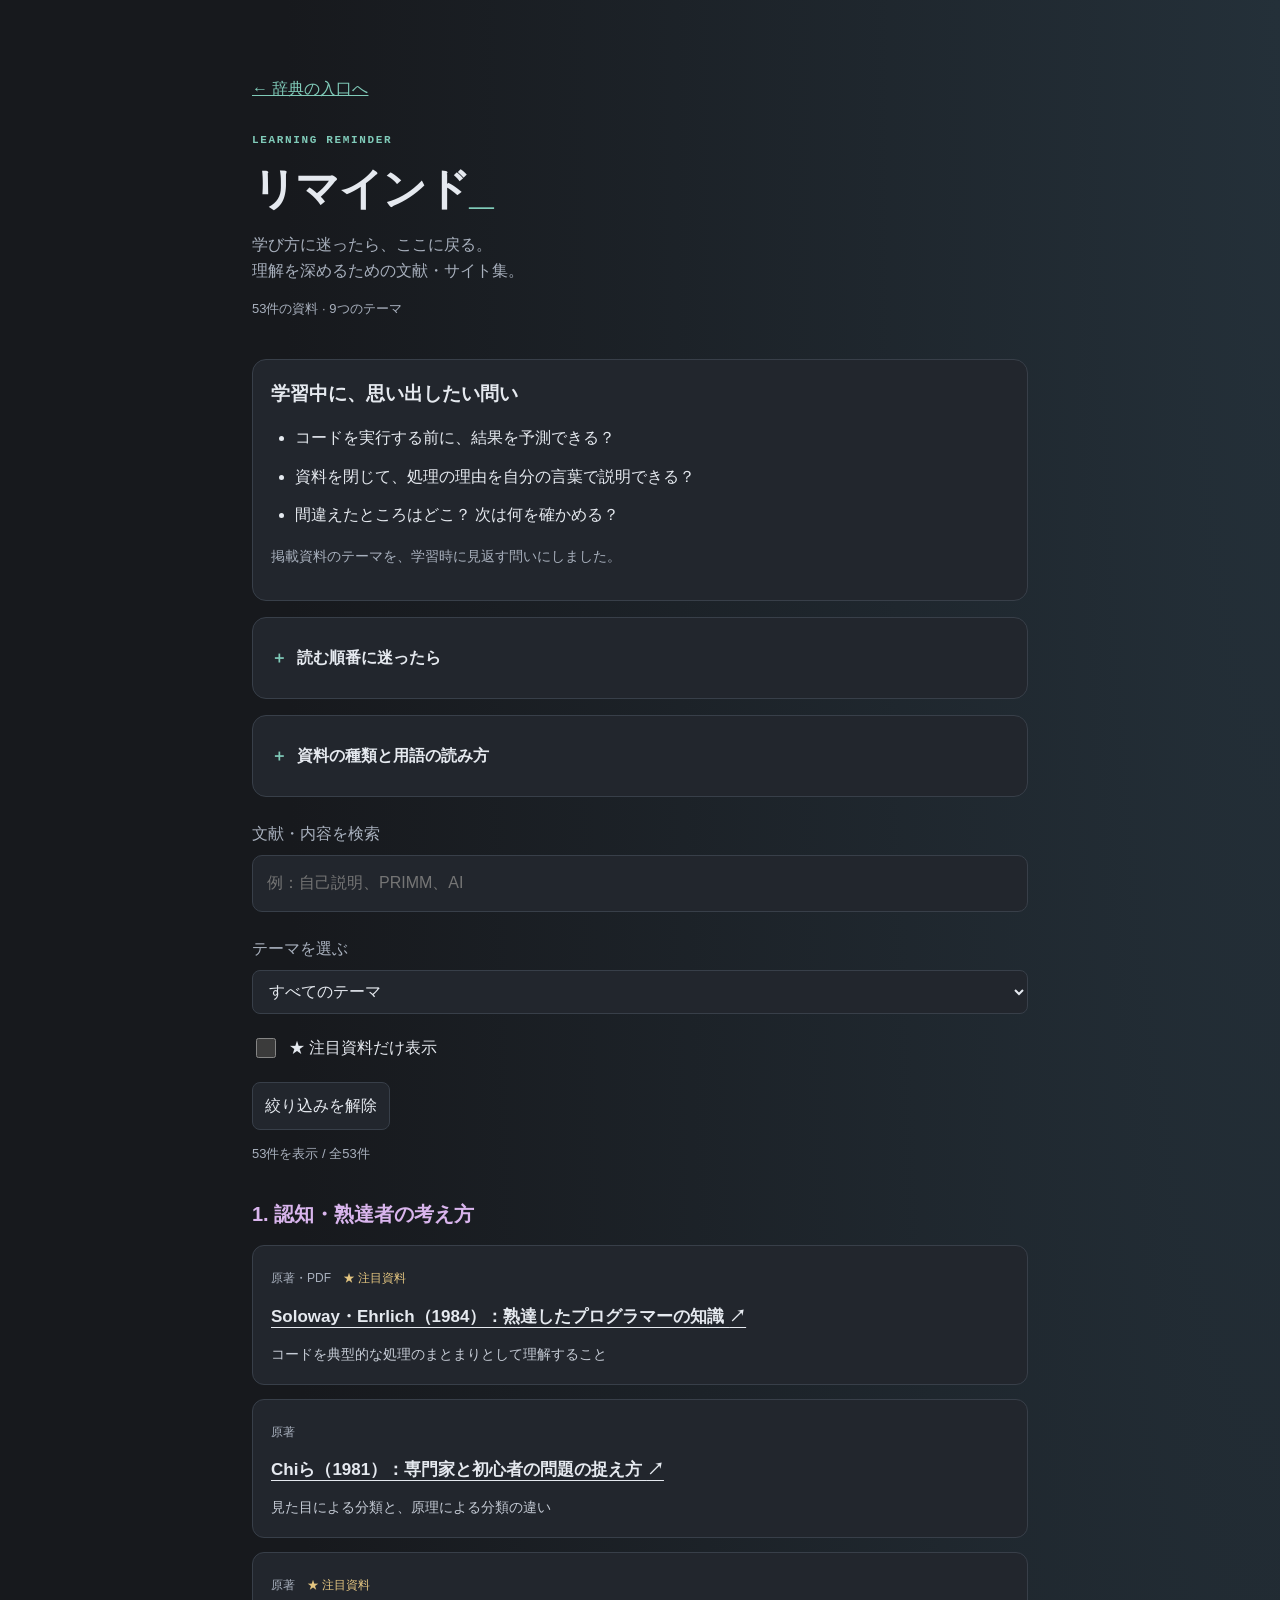
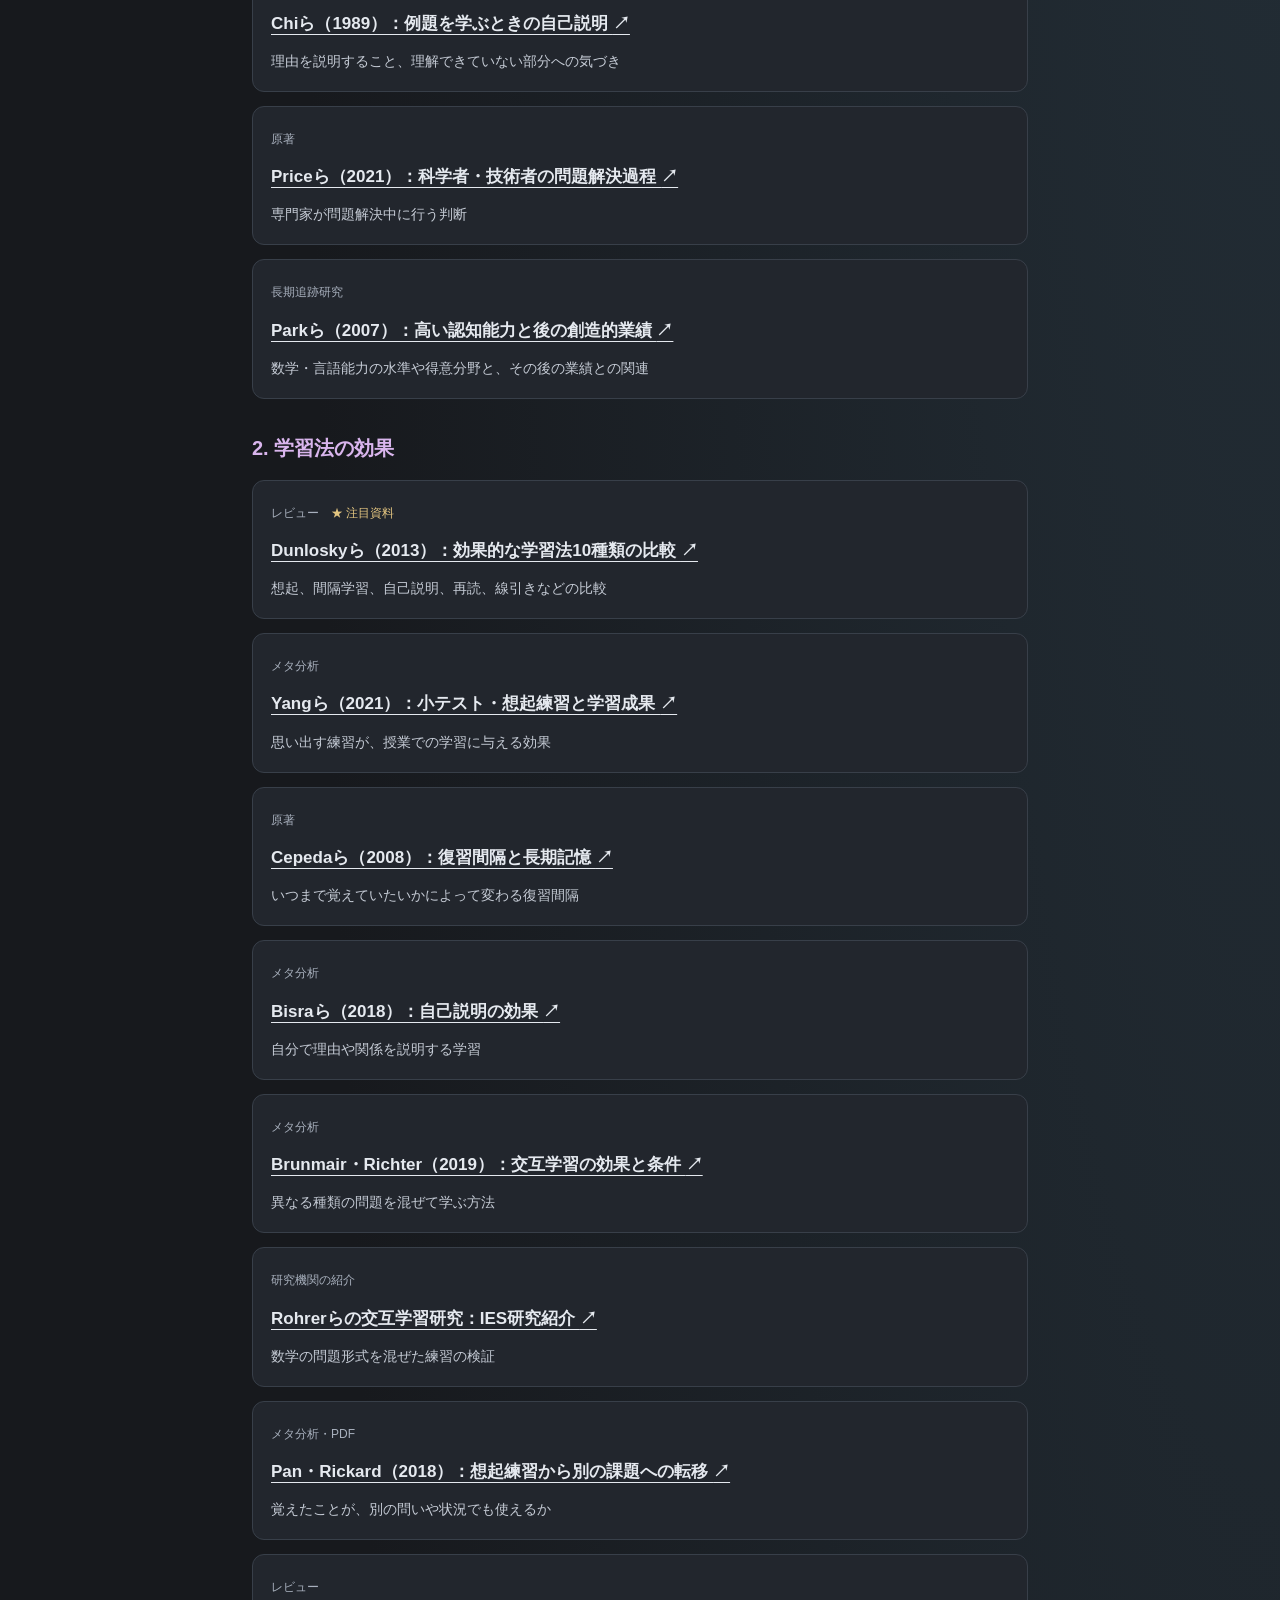
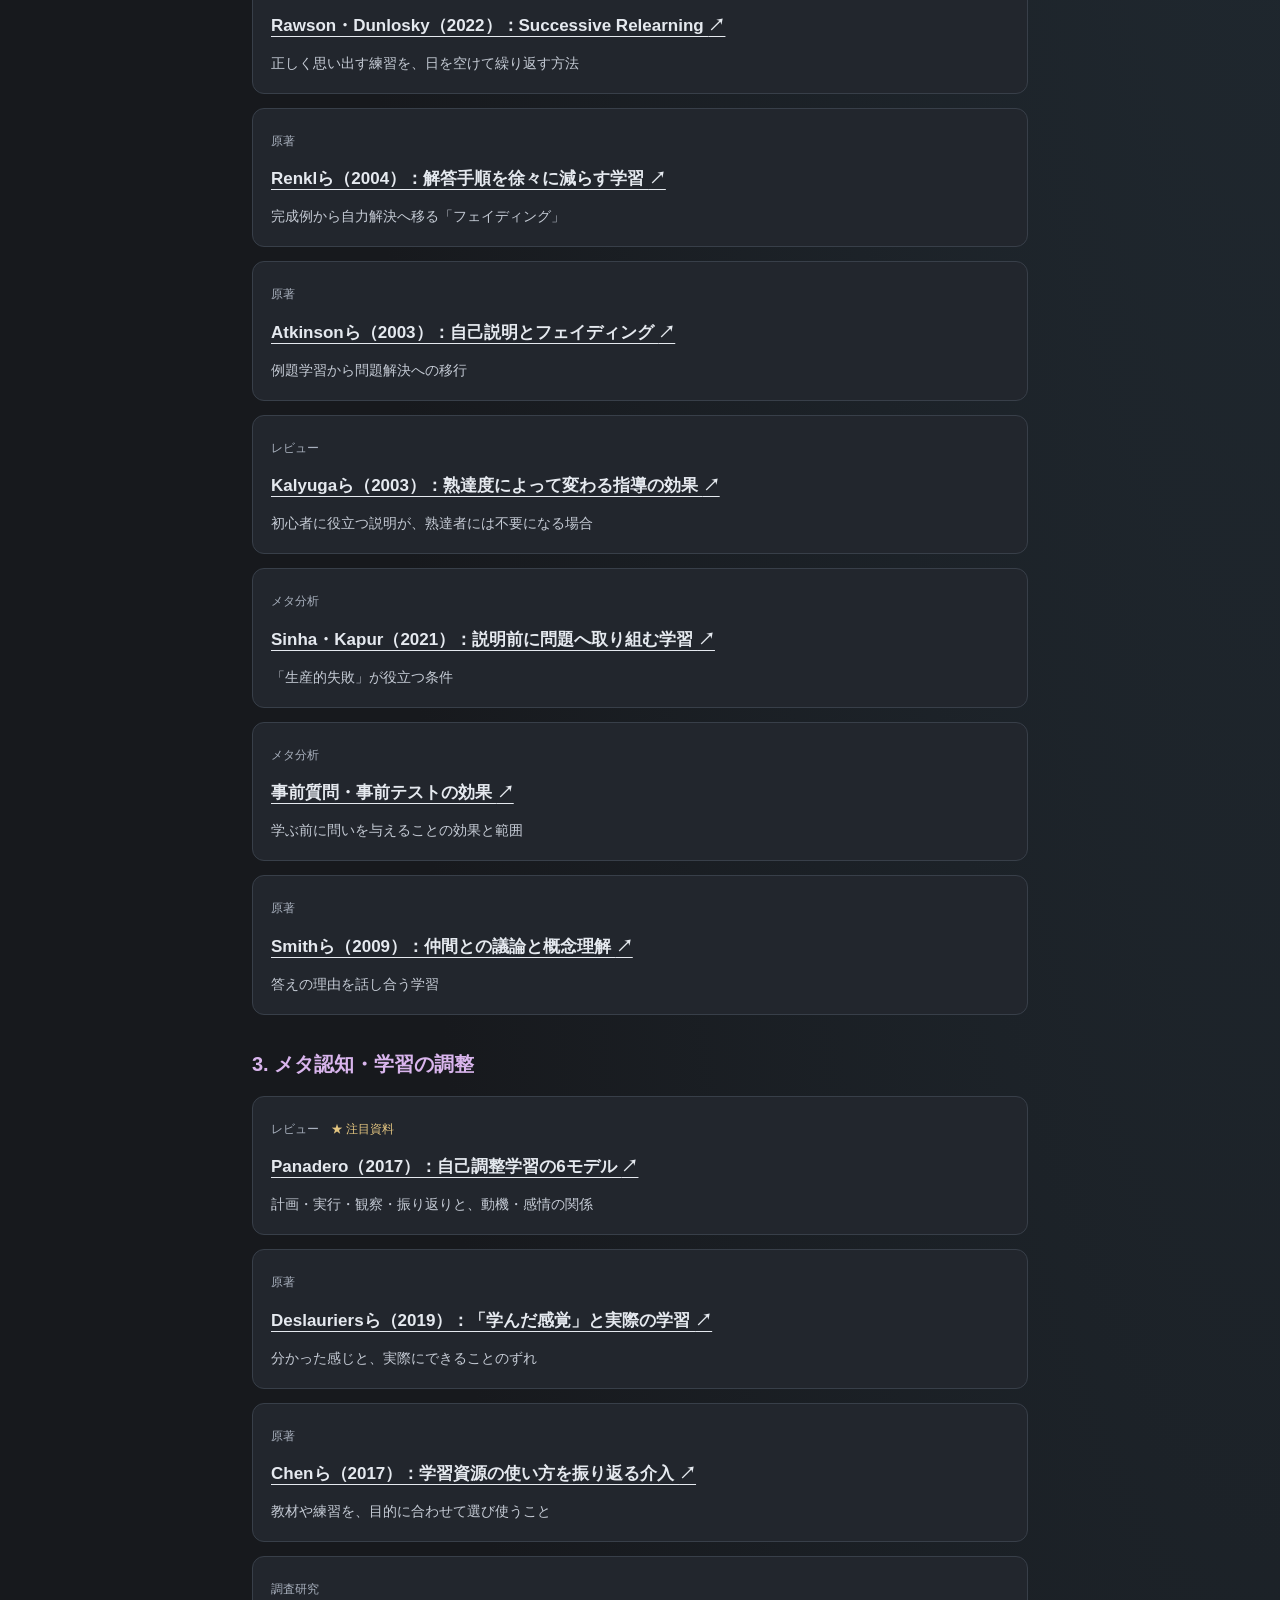
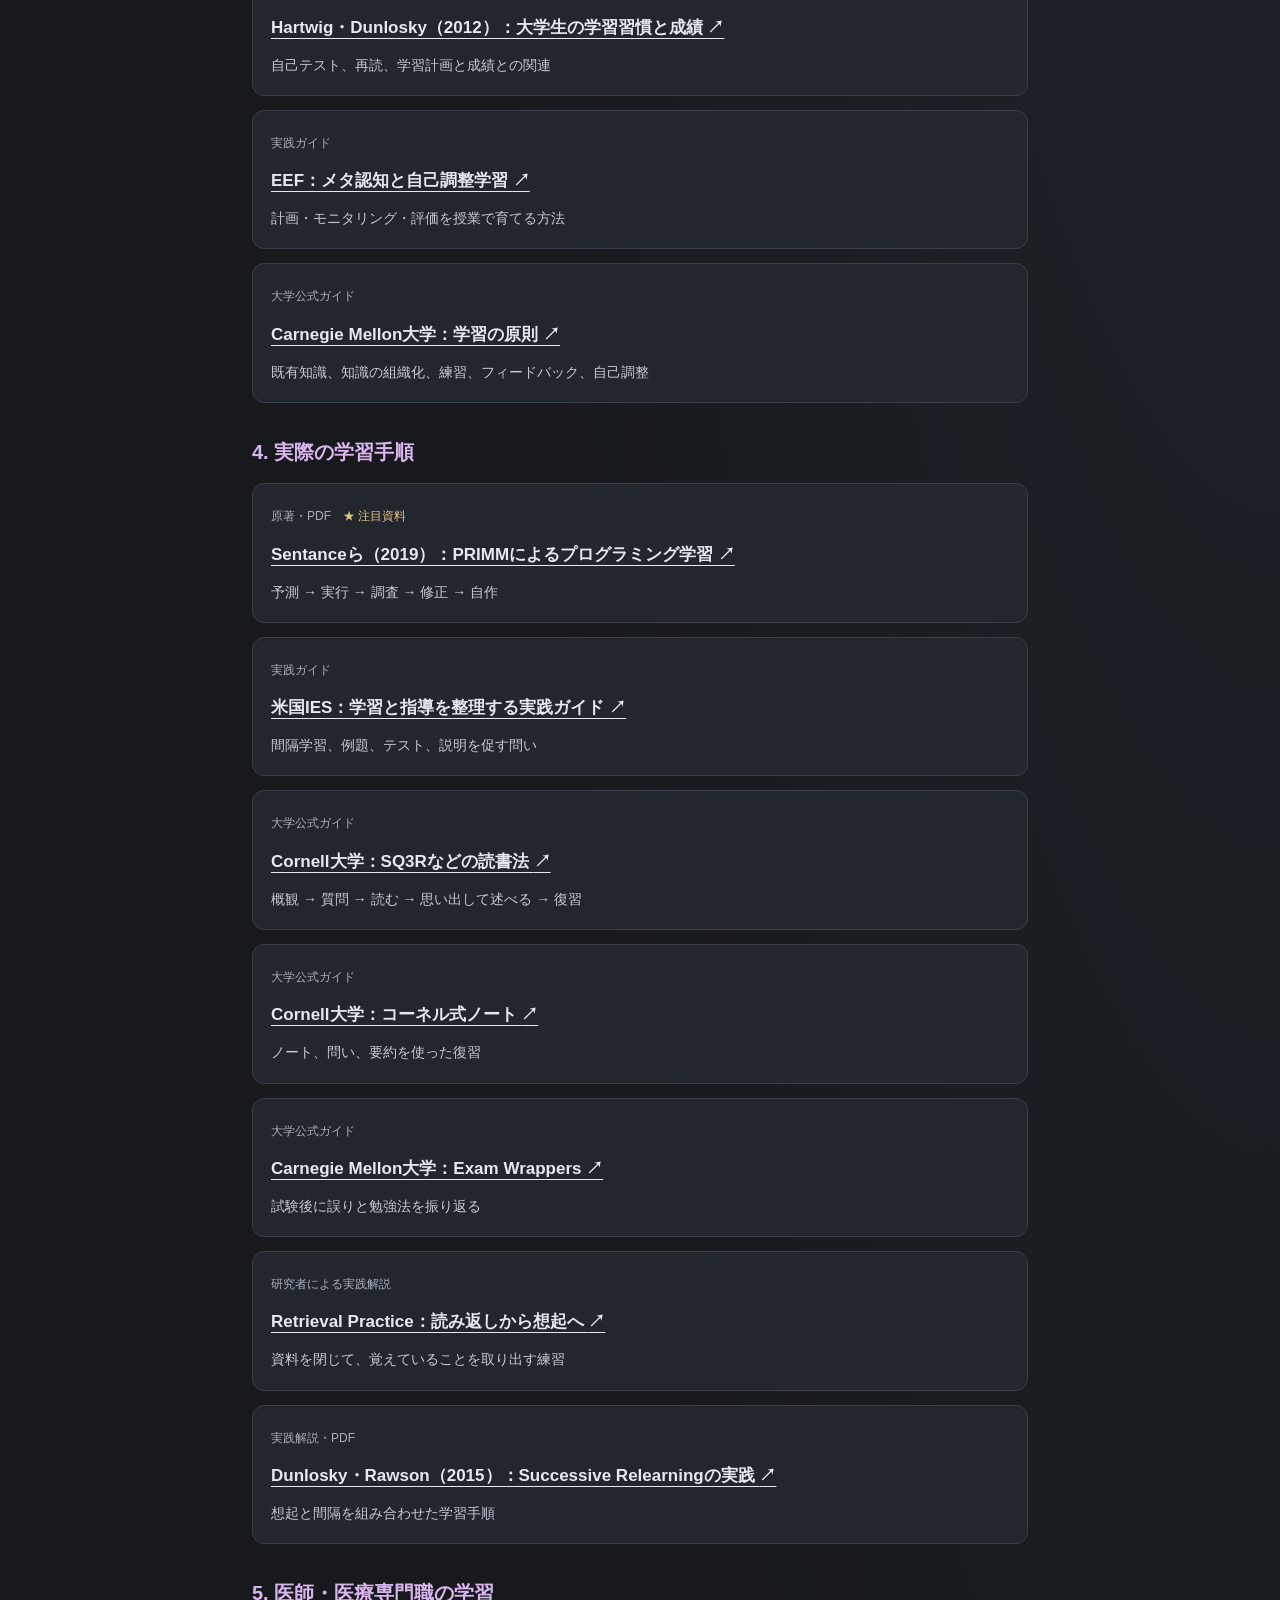
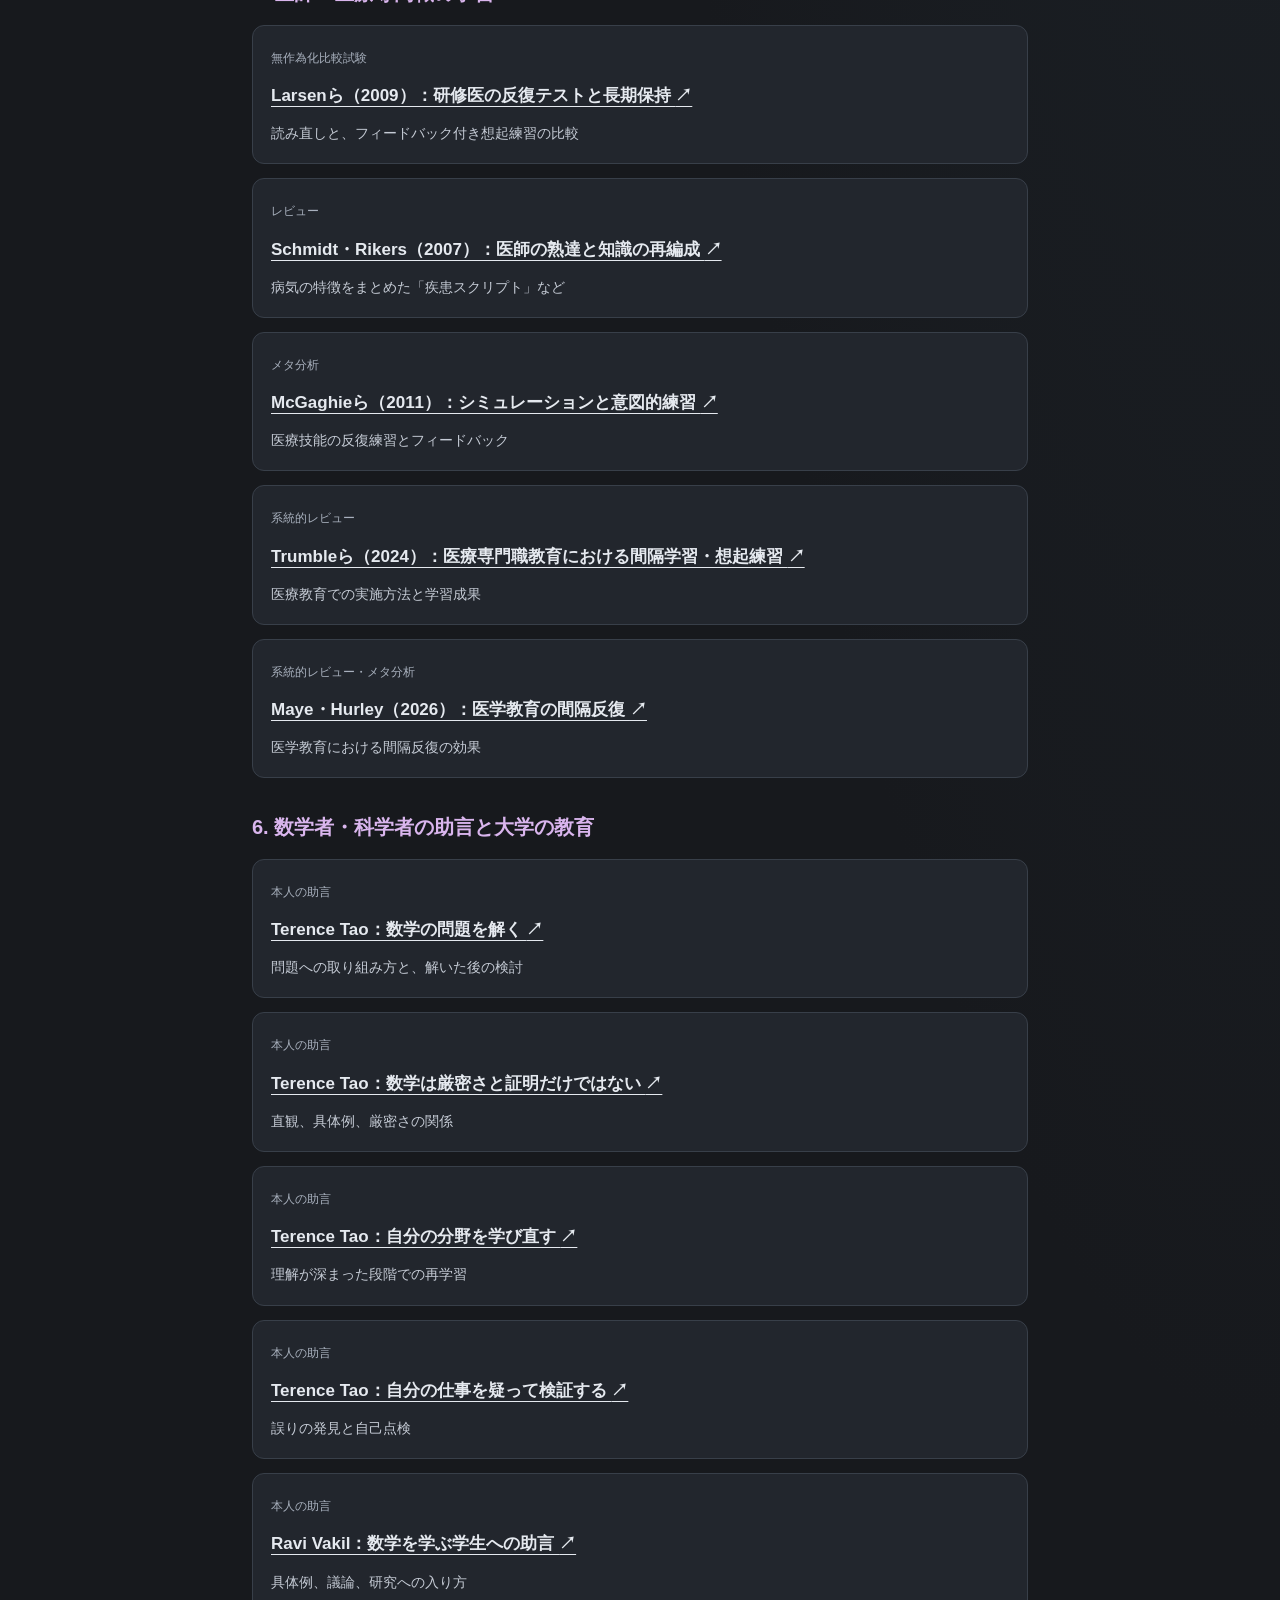
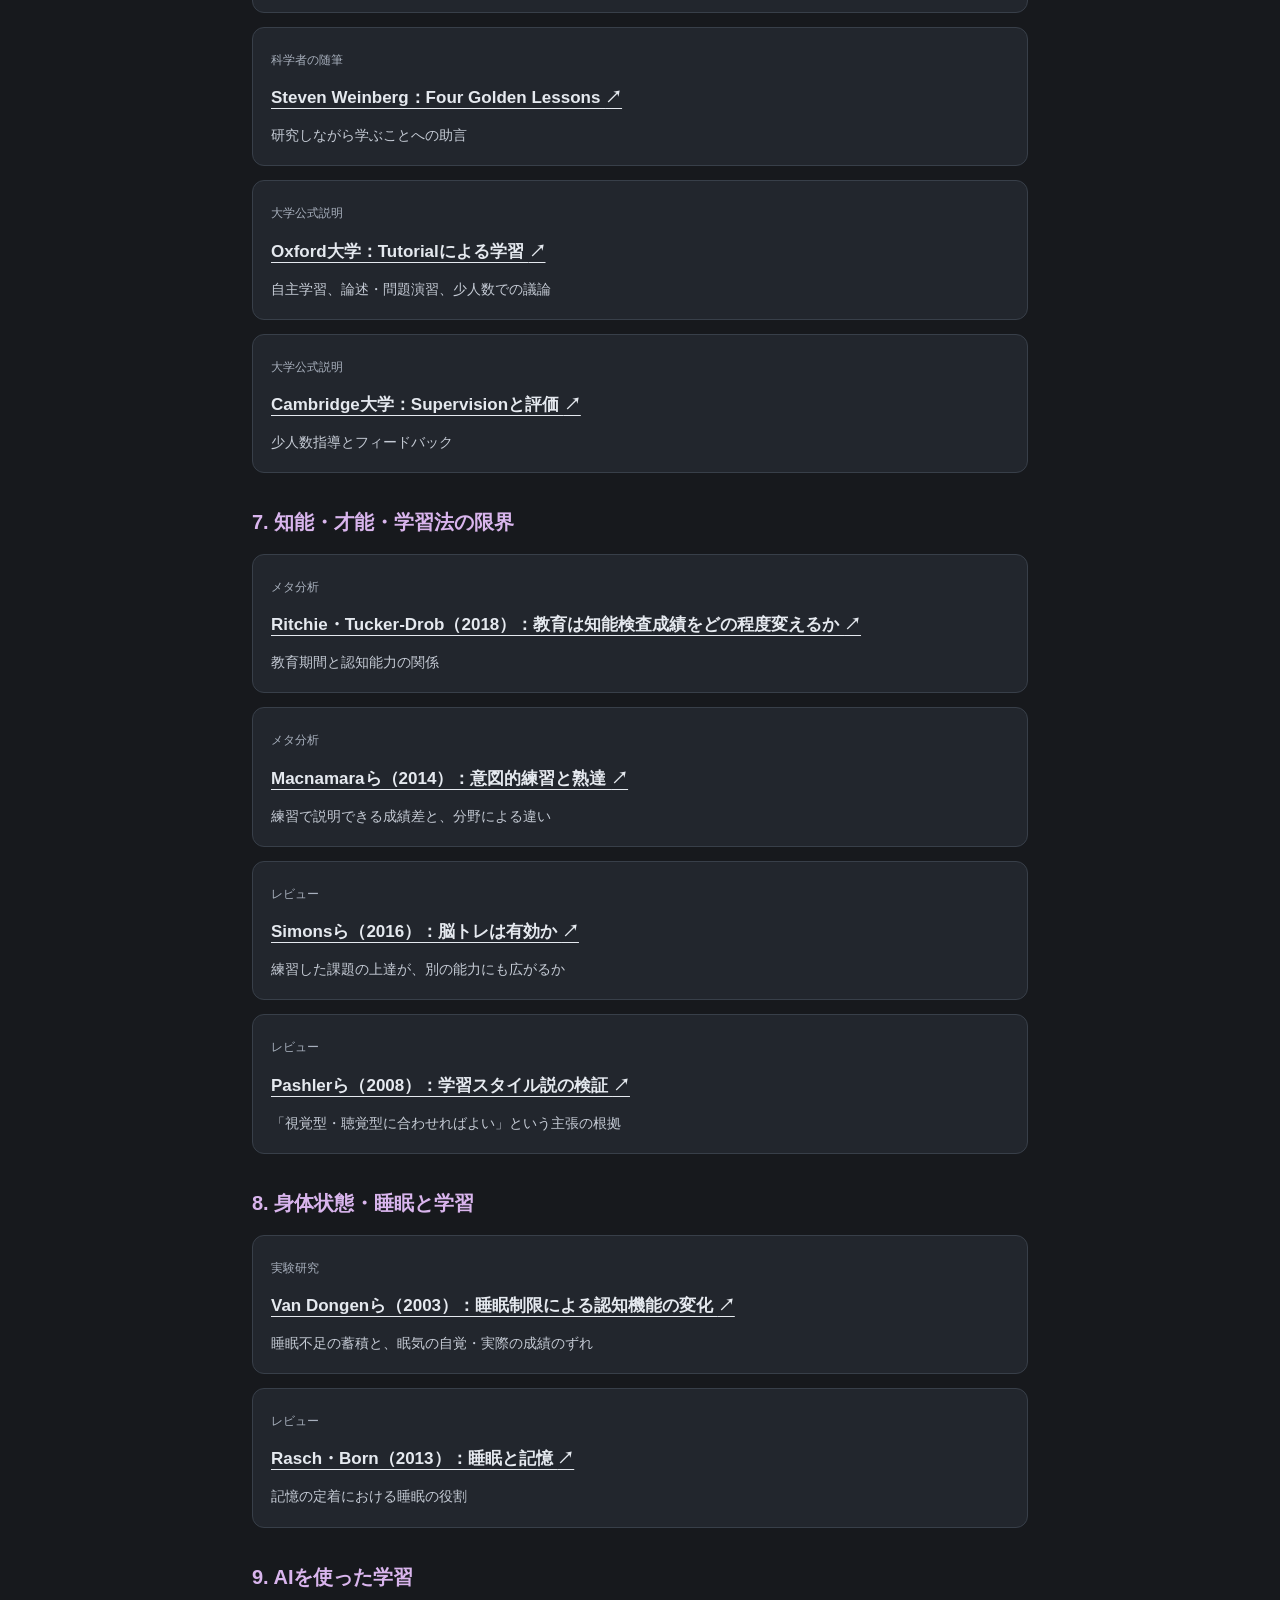
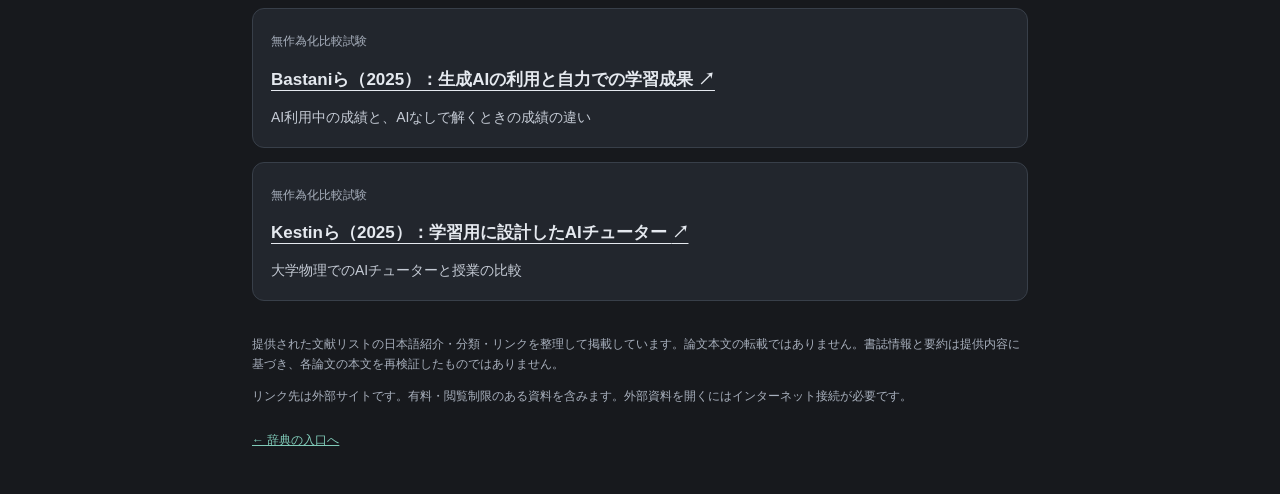
<file: reminder/index.html>
<!doctype html>
<html lang="ja"><head><meta charset="utf-8"><meta name="viewport" content="width=device-width, initial-scale=1, viewport-fit=cover"><meta name="theme-color" content="#17191d"><meta name="description" content="学び方を見返すリマインド。学習・メタ認知・プログラミングに関する53件の文献を9テーマから検索できます。"><title>リマインド｜コードとコマンドの辞典</title><link rel="stylesheet" href="../hub.css?v=24"><link rel="stylesheet" href="./styles.css"><link rel="manifest" href="../manifest.webmanifest"></head>
<body><main class="hub dictionary"><a class="back" href="../">← 辞典の入口へ</a>
<header class="intro"><p class="eyebrow">LEARNING REMINDER</p><h1>リマインド<span class="cursor">_</span></h1><p class="lead">学び方に迷ったら、ここに戻る。<br>理解を深めるための文献・サイト集。</p><p class="count">53件の資料 · 9つのテーマ</p></header>
<section class="guide"><h2>学習中に、思い出したい問い</h2><ul><li>コードを実行する前に、結果を予測できる？</li><li>資料を閉じて、処理の理由を自分の言葉で説明できる？</li><li>間違えたところはどこ？ 次は何を確かめる？</li></ul><p>掲載資料のテーマを、学習時に見返す問いにしました。</p></section>
<details class="guide"><summary>読む順番に迷ったら</summary><p>提供された資料リストで提案されている順番です。</p><ol><li><a href="#ref-6">Dunlosky：学習法の全体像</a></li><li><a href="#ref-1">Soloway：コードの理解</a></li><li><a href="#ref-3">Chi：自分で説明する</a></li><li><a href="#ref-20">Panadero：学習を調整する</a></li><li><a href="#ref-26">PRIMM：実際の学習手順</a></li></ol></details>
<details class="guide"><summary>資料の種類と用語の読み方</summary><dl><dt>原著・調査・実験</dt><dd>個別の実験や調査を報告した資料。</dd><dt>レビュー・メタ分析</dt><dd>複数の研究を整理した資料。メタ分析は、研究の結果を統計的にまとめる方法です。</dd><dt>実践ガイド・本人の助言</dt><dd>学習の進め方の解説や経験に基づく助言。実験による効果検証とは区別します。</dd><dt>想起</dt><dd>資料を見ずに、覚えた内容を思い出すこと。</dd><dt>メタ認知</dt><dd>自分が何を理解し、どこで困っているかを確かめること。</dd><dt>★ 注目資料</dt><dd>提供されたリストで、PythonModule・理解を深めること・メタ認知に関係する資料として印が付いていた5件です。</dd></dl></details>
<form id="filters" role="search"><label class="search-label" for="search">文献・内容を検索</label><input type="search" id="search" placeholder="例：自己説明、PRIMM、AI" autocomplete="off"><label class="search-label" for="theme">テーマを選ぶ</label><select id="theme"><option value="">すべてのテーマ</option><option value="0">認知・熟達者の考え方</option><option value="1">学習法の効果</option><option value="2">メタ認知・学習の調整</option><option value="3">実際の学習手順</option><option value="4">医師・医療専門職の学習</option><option value="5">数学者・科学者の助言と大学の教育</option><option value="6">知能・才能・学習法の限界</option><option value="7">身体状態・睡眠と学習</option><option value="8">AIを使った学習</option></select><label class="star-filter"><input type="checkbox" id="star"> ★ 注目資料だけ表示</label><button type="reset">絞り込みを解除</button></form>
<p id="count" class="count" role="status" aria-live="polite">53件を表示</p><p id="empty" hidden>該当する資料がありません。検索語を短くするか、絞り込みを解除してください。</p>
<div id="references"><section class="theme" data-theme="0"><h2>1. 認知・熟達者の考え方</h2><article class="reference" id="ref-1" data-star="true" data-search="認知・熟達者の考え方 Soloway・Ehrlich（1984）：熟達したプログラマーの知識 原著・PDF コードを典型的な処理のまとまりとして理解すること"><span class="kind">原著・PDF</span><span class="star">★ 注目資料</span><h3><a href="https://www.cs.kent.edu/~jmaletic/Prog-Comp/Papers/soloway84.pdf" target="_blank" rel="noopener noreferrer">Soloway・Ehrlich（1984）：熟達したプログラマーの知識 <span aria-label="外部サイトを新しいタブで開く">↗</span></a></h3><p>コードを典型的な処理のまとまりとして理解すること</p></article>
<article class="reference" id="ref-2" data-star="false" data-search="認知・熟達者の考え方 Chiら（1981）：専門家と初心者の問題の捉え方 原著 見た目による分類と、原理による分類の違い"><span class="kind">原著</span><h3><a href="https://onlinelibrary.wiley.com/doi/10.1207/s15516709cog0502_2" target="_blank" rel="noopener noreferrer">Chiら（1981）：専門家と初心者の問題の捉え方 <span aria-label="外部サイトを新しいタブで開く">↗</span></a></h3><p>見た目による分類と、原理による分類の違い</p></article>
<article class="reference" id="ref-3" data-star="true" data-search="認知・熟達者の考え方 Chiら（1989）：例題を学ぶときの自己説明 原著 理由を説明すること、理解できていない部分への気づき"><span class="kind">原著</span><span class="star">★ 注目資料</span><h3><a href="https://onlinelibrary.wiley.com/doi/10.1207/s15516709cog1302_1" target="_blank" rel="noopener noreferrer">Chiら（1989）：例題を学ぶときの自己説明 <span aria-label="外部サイトを新しいタブで開く">↗</span></a></h3><p>理由を説明すること、理解できていない部分への気づき</p></article>
<article class="reference" id="ref-4" data-star="false" data-search="認知・熟達者の考え方 Priceら（2021）：科学者・技術者の問題解決過程 原著 専門家が問題解決中に行う判断"><span class="kind">原著</span><h3><a href="https://doi.org/10.1187/cbe.20-12-0276" target="_blank" rel="noopener noreferrer">Priceら（2021）：科学者・技術者の問題解決過程 <span aria-label="外部サイトを新しいタブで開く">↗</span></a></h3><p>専門家が問題解決中に行う判断</p></article>
<article class="reference" id="ref-5" data-star="false" data-search="認知・熟達者の考え方 Parkら（2007）：高い認知能力と後の創造的業績 長期追跡研究 数学・言語能力の水準や得意分野と、その後の業績との関連"><span class="kind">長期追跡研究</span><h3><a href="https://www.psychologicalscience.org/journals/psychological-science/j.1467-9280.2007.02007.x/" target="_blank" rel="noopener noreferrer">Parkら（2007）：高い認知能力と後の創造的業績 <span aria-label="外部サイトを新しいタブで開く">↗</span></a></h3><p>数学・言語能力の水準や得意分野と、その後の業績との関連</p></article></section>
<section class="theme" data-theme="1"><h2>2. 学習法の効果</h2><article class="reference" id="ref-6" data-star="true" data-search="学習法の効果 Dunloskyら（2013）：効果的な学習法10種類の比較 レビュー 想起、間隔学習、自己説明、再読、線引きなどの比較"><span class="kind">レビュー</span><span class="star">★ 注目資料</span><h3><a href="https://www.psychologicalscience.org/journals/pspi/1529100612453266/" target="_blank" rel="noopener noreferrer">Dunloskyら（2013）：効果的な学習法10種類の比較 <span aria-label="外部サイトを新しいタブで開く">↗</span></a></h3><p>想起、間隔学習、自己説明、再読、線引きなどの比較</p></article>
<article class="reference" id="ref-7" data-star="false" data-search="学習法の効果 Yangら（2021）：小テスト・想起練習と学習成果 メタ分析 思い出す練習が、授業での学習に与える効果"><span class="kind">メタ分析</span><h3><a href="https://pubmed.ncbi.nlm.nih.gov/33683913/" target="_blank" rel="noopener noreferrer">Yangら（2021）：小テスト・想起練習と学習成果 <span aria-label="外部サイトを新しいタブで開く">↗</span></a></h3><p>思い出す練習が、授業での学習に与える効果</p></article>
<article class="reference" id="ref-8" data-star="false" data-search="学習法の効果 Cepedaら（2008）：復習間隔と長期記憶 原著 いつまで覚えていたいかによって変わる復習間隔"><span class="kind">原著</span><h3><a href="https://pubmed.ncbi.nlm.nih.gov/19076480/" target="_blank" rel="noopener noreferrer">Cepedaら（2008）：復習間隔と長期記憶 <span aria-label="外部サイトを新しいタブで開く">↗</span></a></h3><p>いつまで覚えていたいかによって変わる復習間隔</p></article>
<article class="reference" id="ref-9" data-star="false" data-search="学習法の効果 Bisraら（2018）：自己説明の効果 メタ分析 自分で理由や関係を説明する学習"><span class="kind">メタ分析</span><h3><a href="https://doi.org/10.1007/s10648-018-9434-x" target="_blank" rel="noopener noreferrer">Bisraら（2018）：自己説明の効果 <span aria-label="外部サイトを新しいタブで開く">↗</span></a></h3><p>自分で理由や関係を説明する学習</p></article>
<article class="reference" id="ref-10" data-star="false" data-search="学習法の効果 Brunmair・Richter（2019）：交互学習の効果と条件 メタ分析 異なる種類の問題を混ぜて学ぶ方法"><span class="kind">メタ分析</span><h3><a href="https://pubmed.ncbi.nlm.nih.gov/31556629/" target="_blank" rel="noopener noreferrer">Brunmair・Richter（2019）：交互学習の効果と条件 <span aria-label="外部サイトを新しいタブで開く">↗</span></a></h3><p>異なる種類の問題を混ぜて学ぶ方法</p></article>
<article class="reference" id="ref-11" data-star="false" data-search="学習法の効果 Rohrerらの交互学習研究：IES研究紹介 研究機関の紹介 数学の問題形式を混ぜた練習の検証"><span class="kind">研究機関の紹介</span><h3><a href="https://ies.ed.gov/use-work/awards/efficacy-study-interleaved-mathematics-practice" target="_blank" rel="noopener noreferrer">Rohrerらの交互学習研究：IES研究紹介 <span aria-label="外部サイトを新しいタブで開く">↗</span></a></h3><p>数学の問題形式を混ぜた練習の検証</p></article>
<article class="reference" id="ref-12" data-star="false" data-search="学習法の効果 Pan・Rickard（2018）：想起練習から別の課題への転移 メタ分析・PDF 覚えたことが、別の問いや状況でも使えるか"><span class="kind">メタ分析・PDF</span><h3><a href="https://sc-pan.github.io/pdf/PR_2018.pdf" target="_blank" rel="noopener noreferrer">Pan・Rickard（2018）：想起練習から別の課題への転移 <span aria-label="外部サイトを新しいタブで開く">↗</span></a></h3><p>覚えたことが、別の問いや状況でも使えるか</p></article>
<article class="reference" id="ref-13" data-star="false" data-search="学習法の効果 Rawson・Dunlosky（2022）：Successive Relearning レビュー 正しく思い出す練習を、日を空けて繰り返す方法"><span class="kind">レビュー</span><h3><a href="https://journals.sagepub.com/doi/10.1177/09637214221100484" target="_blank" rel="noopener noreferrer">Rawson・Dunlosky（2022）：Successive Relearning <span aria-label="外部サイトを新しいタブで開く">↗</span></a></h3><p>正しく思い出す練習を、日を空けて繰り返す方法</p></article>
<article class="reference" id="ref-14" data-star="false" data-search="学習法の効果 Renklら（2004）：解答手順を徐々に減らす学習 原著 完成例から自力解決へ移る「フェイディング」"><span class="kind">原著</span><h3><a href="https://link.springer.com/article/10.1023/B:TRUC.0000021815.74806.f6" target="_blank" rel="noopener noreferrer">Renklら（2004）：解答手順を徐々に減らす学習 <span aria-label="外部サイトを新しいタブで開く">↗</span></a></h3><p>完成例から自力解決へ移る「フェイディング」</p></article>
<article class="reference" id="ref-15" data-star="false" data-search="学習法の効果 Atkinsonら（2003）：自己説明とフェイディング 原著 例題学習から問題解決への移行"><span class="kind">原著</span><h3><a href="https://doi.org/10.1037/0022-0663.95.4.774" target="_blank" rel="noopener noreferrer">Atkinsonら（2003）：自己説明とフェイディング <span aria-label="外部サイトを新しいタブで開く">↗</span></a></h3><p>例題学習から問題解決への移行</p></article>
<article class="reference" id="ref-16" data-star="false" data-search="学習法の効果 Kalyugaら（2003）：熟達度によって変わる指導の効果 レビュー 初心者に役立つ説明が、熟達者には不要になる場合"><span class="kind">レビュー</span><h3><a href="https://www.tandfonline.com/doi/abs/10.1207/S15326985EP3801_4" target="_blank" rel="noopener noreferrer">Kalyugaら（2003）：熟達度によって変わる指導の効果 <span aria-label="外部サイトを新しいタブで開く">↗</span></a></h3><p>初心者に役立つ説明が、熟達者には不要になる場合</p></article>
<article class="reference" id="ref-17" data-star="false" data-search="学習法の効果 Sinha・Kapur（2021）：説明前に問題へ取り組む学習 メタ分析 「生産的失敗」が役立つ条件"><span class="kind">メタ分析</span><h3><a href="https://journals.sagepub.com/doi/10.3102/00346543211019105" target="_blank" rel="noopener noreferrer">Sinha・Kapur（2021）：説明前に問題へ取り組む学習 <span aria-label="外部サイトを新しいタブで開く">↗</span></a></h3><p>「生産的失敗」が役立つ条件</p></article>
<article class="reference" id="ref-18" data-star="false" data-search="学習法の効果 事前質問・事前テストの効果 メタ分析 学ぶ前に問いを与えることの効果と範囲"><span class="kind">メタ分析</span><h3><a href="https://doi.org/10.3758/s13423-023-02353-8" target="_blank" rel="noopener noreferrer">事前質問・事前テストの効果 <span aria-label="外部サイトを新しいタブで開く">↗</span></a></h3><p>学ぶ前に問いを与えることの効果と範囲</p></article>
<article class="reference" id="ref-19" data-star="false" data-search="学習法の効果 Smithら（2009）：仲間との議論と概念理解 原著 答えの理由を話し合う学習"><span class="kind">原著</span><h3><a href="https://pubmed.ncbi.nlm.nih.gov/19119232/" target="_blank" rel="noopener noreferrer">Smithら（2009）：仲間との議論と概念理解 <span aria-label="外部サイトを新しいタブで開く">↗</span></a></h3><p>答えの理由を話し合う学習</p></article></section>
<section class="theme" data-theme="2"><h2>3. メタ認知・学習の調整</h2><article class="reference" id="ref-20" data-star="true" data-search="メタ認知・学習の調整 Panadero（2017）：自己調整学習の6モデル レビュー 計画・実行・観察・振り返りと、動機・感情の関係"><span class="kind">レビュー</span><span class="star">★ 注目資料</span><h3><a href="https://www.frontiersin.org/journals/psychology/articles/10.3389/fpsyg.2017.00422/full" target="_blank" rel="noopener noreferrer">Panadero（2017）：自己調整学習の6モデル <span aria-label="外部サイトを新しいタブで開く">↗</span></a></h3><p>計画・実行・観察・振り返りと、動機・感情の関係</p></article>
<article class="reference" id="ref-21" data-star="false" data-search="メタ認知・学習の調整 Deslauriersら（2019）：「学んだ感覚」と実際の学習 原著 分かった感じと、実際にできることのずれ"><span class="kind">原著</span><h3><a href="https://pmc.ncbi.nlm.nih.gov/articles/PMC6765278/" target="_blank" rel="noopener noreferrer">Deslauriersら（2019）：「学んだ感覚」と実際の学習 <span aria-label="外部サイトを新しいタブで開く">↗</span></a></h3><p>分かった感じと、実際にできることのずれ</p></article>
<article class="reference" id="ref-22" data-star="false" data-search="メタ認知・学習の調整 Chenら（2017）：学習資源の使い方を振り返る介入 原著 教材や練習を、目的に合わせて選び使うこと"><span class="kind">原著</span><h3><a href="https://pubmed.ncbi.nlm.nih.gov/28447894/" target="_blank" rel="noopener noreferrer">Chenら（2017）：学習資源の使い方を振り返る介入 <span aria-label="外部サイトを新しいタブで開く">↗</span></a></h3><p>教材や練習を、目的に合わせて選び使うこと</p></article>
<article class="reference" id="ref-23" data-star="false" data-search="メタ認知・学習の調整 Hartwig・Dunlosky（2012）：大学生の学習習慣と成績 調査研究 自己テスト、再読、学習計画と成績との関連"><span class="kind">調査研究</span><h3><a href="https://pubmed.ncbi.nlm.nih.gov/22083626/" target="_blank" rel="noopener noreferrer">Hartwig・Dunlosky（2012）：大学生の学習習慣と成績 <span aria-label="外部サイトを新しいタブで開く">↗</span></a></h3><p>自己テスト、再読、学習計画と成績との関連</p></article>
<article class="reference" id="ref-24" data-star="false" data-search="メタ認知・学習の調整 EEF：メタ認知と自己調整学習 実践ガイド 計画・モニタリング・評価を授業で育てる方法"><span class="kind">実践ガイド</span><h3><a href="https://educationendowmentfoundation.org.uk/education-evidence/guidance-reports/metacognition" target="_blank" rel="noopener noreferrer">EEF：メタ認知と自己調整学習 <span aria-label="外部サイトを新しいタブで開く">↗</span></a></h3><p>計画・モニタリング・評価を授業で育てる方法</p></article>
<article class="reference" id="ref-25" data-star="false" data-search="メタ認知・学習の調整 Carnegie Mellon大学：学習の原則 大学公式ガイド 既有知識、知識の組織化、練習、フィードバック、自己調整"><span class="kind">大学公式ガイド</span><h3><a href="https://www.cmu.edu/teaching/principles/learning.html" target="_blank" rel="noopener noreferrer">Carnegie Mellon大学：学習の原則 <span aria-label="外部サイトを新しいタブで開く">↗</span></a></h3><p>既有知識、知識の組織化、練習、フィードバック、自己調整</p></article></section>
<section class="theme" data-theme="3"><h2>4. 実際の学習手順</h2><article class="reference" id="ref-26" data-star="true" data-search="実際の学習手順 Sentanceら（2019）：PRIMMによるプログラミング学習 原著・PDF 予測 → 実行 → 調査 → 修正 → 自作"><span class="kind">原著・PDF</span><span class="star">★ 注目資料</span><h3><a href="https://primmportal.com/wp-content/uploads/2020/10/teaching-computer-programming-with-primm-a-sociocultural-perspective.pdf" target="_blank" rel="noopener noreferrer">Sentanceら（2019）：PRIMMによるプログラミング学習 <span aria-label="外部サイトを新しいタブで開く">↗</span></a></h3><p>予測 → 実行 → 調査 → 修正 → 自作</p></article>
<article class="reference" id="ref-27" data-star="false" data-search="実際の学習手順 米国IES：学習と指導を整理する実践ガイド 実践ガイド 間隔学習、例題、テスト、説明を促す問い"><span class="kind">実践ガイド</span><h3><a href="https://ies.ed.gov/ncee/wwc/PracticeGuide/1" target="_blank" rel="noopener noreferrer">米国IES：学習と指導を整理する実践ガイド <span aria-label="外部サイトを新しいタブで開く">↗</span></a></h3><p>間隔学習、例題、テスト、説明を促す問い</p></article>
<article class="reference" id="ref-28" data-star="false" data-search="実際の学習手順 Cornell大学：SQ3Rなどの読書法 大学公式ガイド 概観 → 質問 → 読む → 思い出して述べる → 復習"><span class="kind">大学公式ガイド</span><h3><a href="https://lsc.cornell.edu/how-to-study/reading-strategies/textbook-reading-systems/" target="_blank" rel="noopener noreferrer">Cornell大学：SQ3Rなどの読書法 <span aria-label="外部サイトを新しいタブで開く">↗</span></a></h3><p>概観 → 質問 → 読む → 思い出して述べる → 復習</p></article>
<article class="reference" id="ref-29" data-star="false" data-search="実際の学習手順 Cornell大学：コーネル式ノート 大学公式ガイド ノート、問い、要約を使った復習"><span class="kind">大学公式ガイド</span><h3><a href="https://lsc.cornell.edu/notes.html" target="_blank" rel="noopener noreferrer">Cornell大学：コーネル式ノート <span aria-label="外部サイトを新しいタブで開く">↗</span></a></h3><p>ノート、問い、要約を使った復習</p></article>
<article class="reference" id="ref-30" data-star="false" data-search="実際の学習手順 Carnegie Mellon大学：Exam Wrappers 大学公式ガイド 試験後に誤りと勉強法を振り返る"><span class="kind">大学公式ガイド</span><h3><a href="https://www.cmu.edu/teaching/designteach/teach/examwrappers/" target="_blank" rel="noopener noreferrer">Carnegie Mellon大学：Exam Wrappers <span aria-label="外部サイトを新しいタブで開く">↗</span></a></h3><p>試験後に誤りと勉強法を振り返る</p></article>
<article class="reference" id="ref-31" data-star="false" data-search="実際の学習手順 Retrieval Practice：読み返しから想起へ 研究者による実践解説 資料を閉じて、覚えていることを取り出す練習"><span class="kind">研究者による実践解説</span><h3><a href="https://www.retrievalpractice.org/strategies/reviewing-to-retrieving" target="_blank" rel="noopener noreferrer">Retrieval Practice：読み返しから想起へ <span aria-label="外部サイトを新しいタブで開く">↗</span></a></h3><p>資料を閉じて、覚えていることを取り出す練習</p></article>
<article class="reference" id="ref-32" data-star="false" data-search="実際の学習手順 Dunlosky・Rawson（2015）：Successive Relearningの実践 実践解説・PDF 想起と間隔を組み合わせた学習手順"><span class="kind">実践解説・PDF</span><h3><a href="https://www.apa.org/pubs/journals/features/stl-0000024.pdf" target="_blank" rel="noopener noreferrer">Dunlosky・Rawson（2015）：Successive Relearningの実践 <span aria-label="外部サイトを新しいタブで開く">↗</span></a></h3><p>想起と間隔を組み合わせた学習手順</p></article></section>
<section class="theme" data-theme="4"><h2>5. 医師・医療専門職の学習</h2><article class="reference" id="ref-33" data-star="false" data-search="医師・医療専門職の学習 Larsenら（2009）：研修医の反復テストと長期保持 無作為化比較試験 読み直しと、フィードバック付き想起練習の比較"><span class="kind">無作為化比較試験</span><h3><a href="https://pubmed.ncbi.nlm.nih.gov/19930508/" target="_blank" rel="noopener noreferrer">Larsenら（2009）：研修医の反復テストと長期保持 <span aria-label="外部サイトを新しいタブで開く">↗</span></a></h3><p>読み直しと、フィードバック付き想起練習の比較</p></article>
<article class="reference" id="ref-34" data-star="false" data-search="医師・医療専門職の学習 Schmidt・Rikers（2007）：医師の熟達と知識の再編成 レビュー 病気の特徴をまとめた「疾患スクリプト」など"><span class="kind">レビュー</span><h3><a href="https://pubmed.ncbi.nlm.nih.gov/18004989/" target="_blank" rel="noopener noreferrer">Schmidt・Rikers（2007）：医師の熟達と知識の再編成 <span aria-label="外部サイトを新しいタブで開く">↗</span></a></h3><p>病気の特徴をまとめた「疾患スクリプト」など</p></article>
<article class="reference" id="ref-35" data-star="false" data-search="医師・医療専門職の学習 McGaghieら（2011）：シミュレーションと意図的練習 メタ分析 医療技能の反復練習とフィードバック"><span class="kind">メタ分析</span><h3><a href="https://pubmed.ncbi.nlm.nih.gov/21512370/" target="_blank" rel="noopener noreferrer">McGaghieら（2011）：シミュレーションと意図的練習 <span aria-label="外部サイトを新しいタブで開く">↗</span></a></h3><p>医療技能の反復練習とフィードバック</p></article>
<article class="reference" id="ref-36" data-star="false" data-search="医師・医療専門職の学習 Trumbleら（2024）：医療専門職教育における間隔学習・想起練習 系統的レビュー 医療教育での実施方法と学習成果"><span class="kind">系統的レビュー</span><h3><a href="https://pmc.ncbi.nlm.nih.gov/articles/PMC11078833/" target="_blank" rel="noopener noreferrer">Trumbleら（2024）：医療専門職教育における間隔学習・想起練習 <span aria-label="外部サイトを新しいタブで開く">↗</span></a></h3><p>医療教育での実施方法と学習成果</p></article>
<article class="reference" id="ref-37" data-star="false" data-search="医師・医療専門職の学習 Maye・Hurley（2026）：医学教育の間隔反復 系統的レビュー・メタ分析 医学教育における間隔反復の効果"><span class="kind">系統的レビュー・メタ分析</span><h3><a href="https://asmepublications.onlinelibrary.wiley.com/doi/abs/10.1111/tct.70353" target="_blank" rel="noopener noreferrer">Maye・Hurley（2026）：医学教育の間隔反復 <span aria-label="外部サイトを新しいタブで開く">↗</span></a></h3><p>医学教育における間隔反復の効果</p></article></section>
<section class="theme" data-theme="5"><h2>6. 数学者・科学者の助言と大学の教育</h2><article class="reference" id="ref-38" data-star="false" data-search="数学者・科学者の助言と大学の教育 Terence Tao：数学の問題を解く 本人の助言 問題への取り組み方と、解いた後の検討"><span class="kind">本人の助言</span><h3><a href="https://terrytao.wordpress.com/career-advice/solving-mathematical-problems/" target="_blank" rel="noopener noreferrer">Terence Tao：数学の問題を解く <span aria-label="外部サイトを新しいタブで開く">↗</span></a></h3><p>問題への取り組み方と、解いた後の検討</p></article>
<article class="reference" id="ref-39" data-star="false" data-search="数学者・科学者の助言と大学の教育 Terence Tao：数学は厳密さと証明だけではない 本人の助言 直観、具体例、厳密さの関係"><span class="kind">本人の助言</span><h3><a href="https://terrytao.wordpress.com/career-advice/theres-more-to-mathematics-than-rigour-and-proofs/" target="_blank" rel="noopener noreferrer">Terence Tao：数学は厳密さと証明だけではない <span aria-label="外部サイトを新しいタブで開く">↗</span></a></h3><p>直観、具体例、厳密さの関係</p></article>
<article class="reference" id="ref-40" data-star="false" data-search="数学者・科学者の助言と大学の教育 Terence Tao：自分の分野を学び直す 本人の助言 理解が深まった段階での再学習"><span class="kind">本人の助言</span><h3><a href="https://terrytao.wordpress.com/career-advice/learn-and-relearn-your-field/" target="_blank" rel="noopener noreferrer">Terence Tao：自分の分野を学び直す <span aria-label="外部サイトを新しいタブで開く">↗</span></a></h3><p>理解が深まった段階での再学習</p></article>
<article class="reference" id="ref-41" data-star="false" data-search="数学者・科学者の助言と大学の教育 Terence Tao：自分の仕事を疑って検証する 本人の助言 誤りの発見と自己点検"><span class="kind">本人の助言</span><h3><a href="https://terrytao.wordpress.com/career-advice/be-sceptical-of-your-own-work/" target="_blank" rel="noopener noreferrer">Terence Tao：自分の仕事を疑って検証する <span aria-label="外部サイトを新しいタブで開く">↗</span></a></h3><p>誤りの発見と自己点検</p></article>
<article class="reference" id="ref-42" data-star="false" data-search="数学者・科学者の助言と大学の教育 Ravi Vakil：数学を学ぶ学生への助言 本人の助言 具体例、議論、研究への入り方"><span class="kind">本人の助言</span><h3><a href="https://math.stanford.edu/~vakil/potentialstudents.html" target="_blank" rel="noopener noreferrer">Ravi Vakil：数学を学ぶ学生への助言 <span aria-label="外部サイトを新しいタブで開く">↗</span></a></h3><p>具体例、議論、研究への入り方</p></article>
<article class="reference" id="ref-43" data-star="false" data-search="数学者・科学者の助言と大学の教育 Steven Weinberg：Four Golden Lessons 科学者の随筆 研究しながら学ぶことへの助言"><span class="kind">科学者の随筆</span><h3><a href="https://www.nature.com/articles/426389a" target="_blank" rel="noopener noreferrer">Steven Weinberg：Four Golden Lessons <span aria-label="外部サイトを新しいタブで開く">↗</span></a></h3><p>研究しながら学ぶことへの助言</p></article>
<article class="reference" id="ref-44" data-star="false" data-search="数学者・科学者の助言と大学の教育 Oxford大学：Tutorialによる学習 大学公式説明 自主学習、論述・問題演習、少人数での議論"><span class="kind">大学公式説明</span><h3><a href="https://www.ox.ac.uk/admissions/undergraduate/courses/learning-at-oxford/personalised-learning" target="_blank" rel="noopener noreferrer">Oxford大学：Tutorialによる学習 <span aria-label="外部サイトを新しいタブで開く">↗</span></a></h3><p>自主学習、論述・問題演習、少人数での議論</p></article>
<article class="reference" id="ref-45" data-star="false" data-search="数学者・科学者の助言と大学の教育 Cambridge大学：Supervisionと評価 大学公式説明 少人数指導とフィードバック"><span class="kind">大学公式説明</span><h3><a href="https://www.undergraduate.study.cam.ac.uk/supervisions-and-assessment" target="_blank" rel="noopener noreferrer">Cambridge大学：Supervisionと評価 <span aria-label="外部サイトを新しいタブで開く">↗</span></a></h3><p>少人数指導とフィードバック</p></article></section>
<section class="theme" data-theme="6"><h2>7. 知能・才能・学習法の限界</h2><article class="reference" id="ref-46" data-star="false" data-search="知能・才能・学習法の限界 Ritchie・Tucker-Drob（2018）：教育は知能検査成績をどの程度変えるか メタ分析 教育期間と認知能力の関係"><span class="kind">メタ分析</span><h3><a href="https://journals.sagepub.com/doi/10.1177/0956797618774253" target="_blank" rel="noopener noreferrer">Ritchie・Tucker-Drob（2018）：教育は知能検査成績をどの程度変えるか <span aria-label="外部サイトを新しいタブで開く">↗</span></a></h3><p>教育期間と認知能力の関係</p></article>
<article class="reference" id="ref-47" data-star="false" data-search="知能・才能・学習法の限界 Macnamaraら（2014）：意図的練習と熟達 メタ分析 練習で説明できる成績差と、分野による違い"><span class="kind">メタ分析</span><h3><a href="https://pubmed.ncbi.nlm.nih.gov/24986855/" target="_blank" rel="noopener noreferrer">Macnamaraら（2014）：意図的練習と熟達 <span aria-label="外部サイトを新しいタブで開く">↗</span></a></h3><p>練習で説明できる成績差と、分野による違い</p></article>
<article class="reference" id="ref-48" data-star="false" data-search="知能・才能・学習法の限界 Simonsら（2016）：脳トレは有効か レビュー 練習した課題の上達が、別の能力にも広がるか"><span class="kind">レビュー</span><h3><a href="https://www.psychologicalscience.org/journals/pspi/1529100616661983/" target="_blank" rel="noopener noreferrer">Simonsら（2016）：脳トレは有効か <span aria-label="外部サイトを新しいタブで開く">↗</span></a></h3><p>練習した課題の上達が、別の能力にも広がるか</p></article>
<article class="reference" id="ref-49" data-star="false" data-search="知能・才能・学習法の限界 Pashlerら（2008）：学習スタイル説の検証 レビュー 「視覚型・聴覚型に合わせればよい」という主張の根拠"><span class="kind">レビュー</span><h3><a href="https://doi.org/10.1111/j.1539-6053.2009.01038.x" target="_blank" rel="noopener noreferrer">Pashlerら（2008）：学習スタイル説の検証 <span aria-label="外部サイトを新しいタブで開く">↗</span></a></h3><p>「視覚型・聴覚型に合わせればよい」という主張の根拠</p></article></section>
<section class="theme" data-theme="7"><h2>8. 身体状態・睡眠と学習</h2><article class="reference" id="ref-50" data-star="false" data-search="身体状態・睡眠と学習 Van Dongenら（2003）：睡眠制限による認知機能の変化 実験研究 睡眠不足の蓄積と、眠気の自覚・実際の成績のずれ"><span class="kind">実験研究</span><h3><a href="https://pubmed.ncbi.nlm.nih.gov/12683469/" target="_blank" rel="noopener noreferrer">Van Dongenら（2003）：睡眠制限による認知機能の変化 <span aria-label="外部サイトを新しいタブで開く">↗</span></a></h3><p>睡眠不足の蓄積と、眠気の自覚・実際の成績のずれ</p></article>
<article class="reference" id="ref-51" data-star="false" data-search="身体状態・睡眠と学習 Rasch・Born（2013）：睡眠と記憶 レビュー 記憶の定着における睡眠の役割"><span class="kind">レビュー</span><h3><a href="https://pmc.ncbi.nlm.nih.gov/articles/PMC3768102/" target="_blank" rel="noopener noreferrer">Rasch・Born（2013）：睡眠と記憶 <span aria-label="外部サイトを新しいタブで開く">↗</span></a></h3><p>記憶の定着における睡眠の役割</p></article></section>
<section class="theme" data-theme="8"><h2>9. AIを使った学習</h2><article class="reference" id="ref-52" data-star="false" data-search="AIを使った学習 Bastaniら（2025）：生成AIの利用と自力での学習成果 無作為化比較試験 AI利用中の成績と、AIなしで解くときの成績の違い"><span class="kind">無作為化比較試験</span><h3><a href="https://pmc.ncbi.nlm.nih.gov/articles/PMC12232635/" target="_blank" rel="noopener noreferrer">Bastaniら（2025）：生成AIの利用と自力での学習成果 <span aria-label="外部サイトを新しいタブで開く">↗</span></a></h3><p>AI利用中の成績と、AIなしで解くときの成績の違い</p></article>
<article class="reference" id="ref-53" data-star="false" data-search="AIを使った学習 Kestinら（2025）：学習用に設計したAIチューター 無作為化比較試験 大学物理でのAIチューターと授業の比較"><span class="kind">無作為化比較試験</span><h3><a href="https://www.nature.com/articles/s41598-025-97652-6" target="_blank" rel="noopener noreferrer">Kestinら（2025）：学習用に設計したAIチューター <span aria-label="外部サイトを新しいタブで開く">↗</span></a></h3><p>大学物理でのAIチューターと授業の比較</p></article></section></div>
<noscript><p>検索にはJavaScriptが必要ですが、資料はすべて下に掲載されています。</p></noscript>
<footer><p>提供された文献リストの日本語紹介・分類・リンクを整理して掲載しています。論文本文の転載ではありません。書誌情報と要約は提供内容に基づき、各論文の本文を再検証したものではありません。</p><p>リンク先は外部サイトです。有料・閲覧制限のある資料を含みます。外部資料を開くにはインターネット接続が必要です。</p><a href="../">← 辞典の入口へ</a></footer></main><script src="./app.js"></script><script src="../hub.js"></script></body></html>
</file>
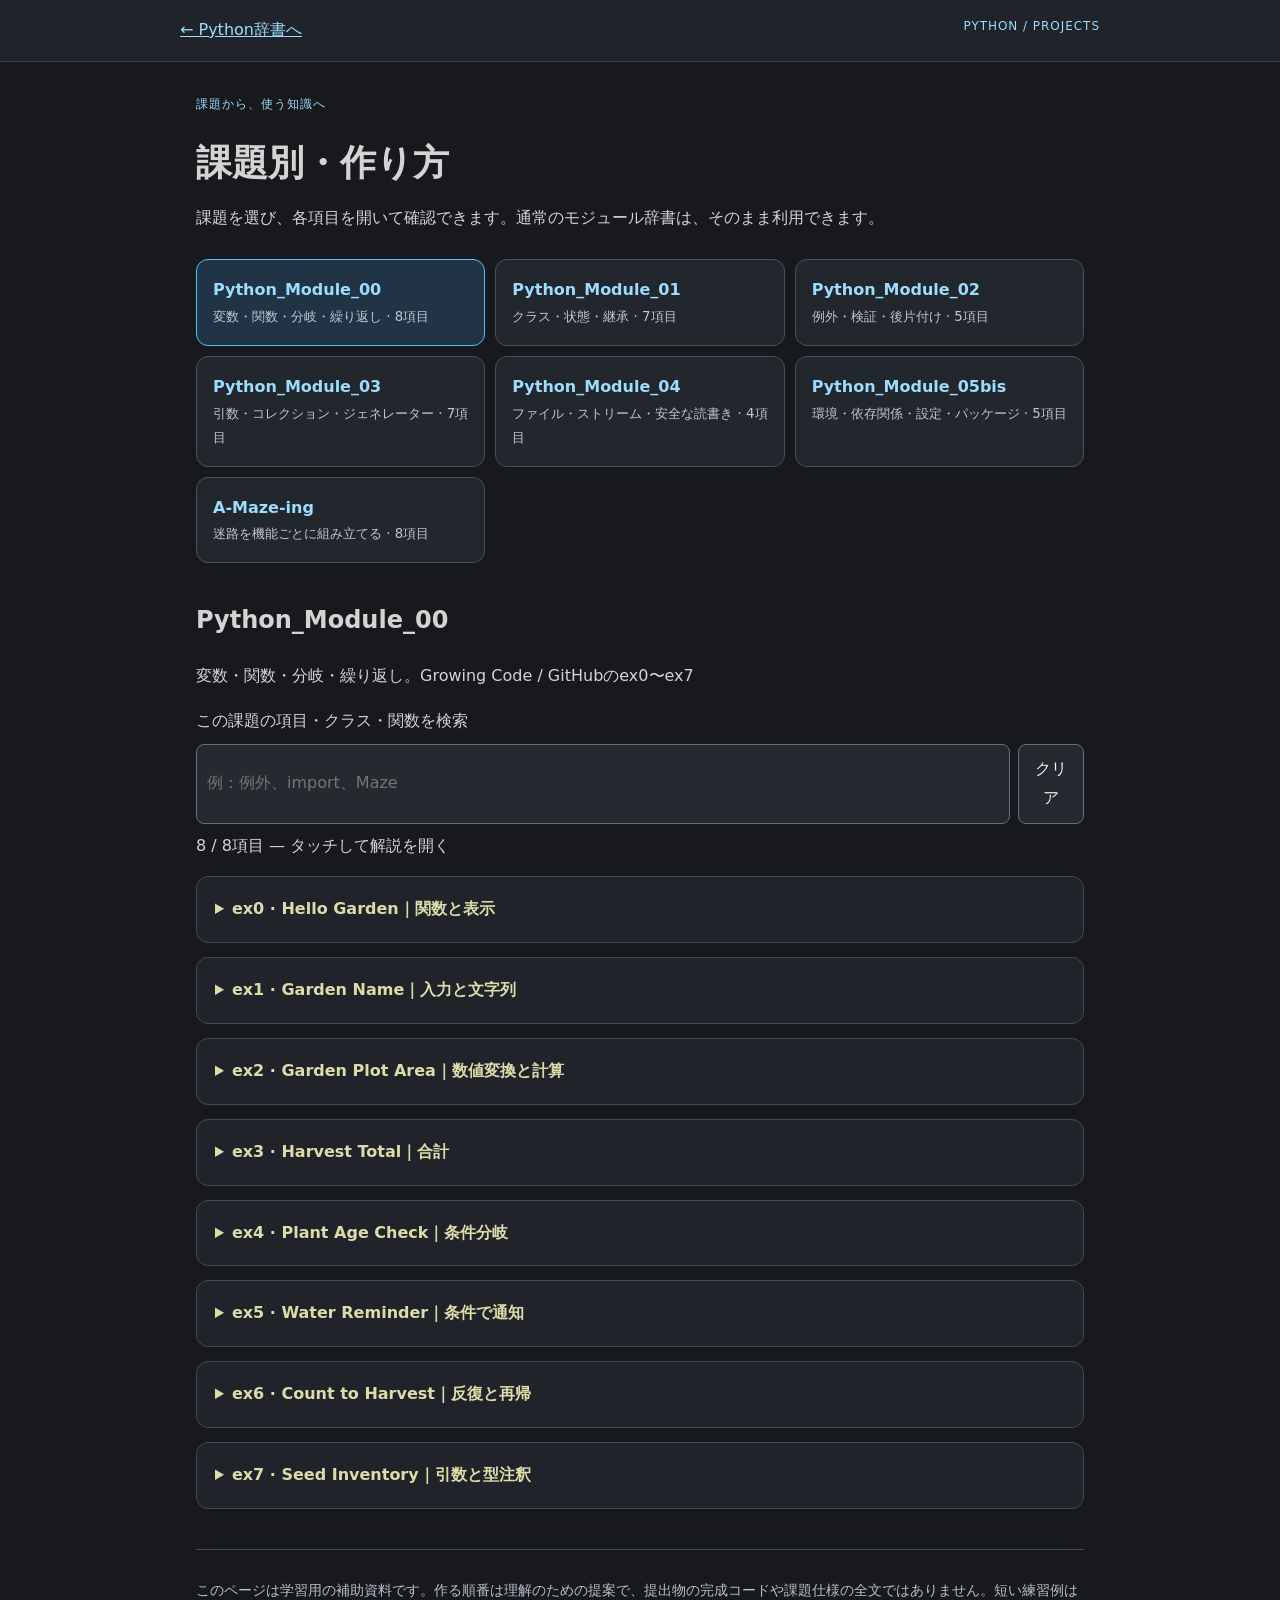
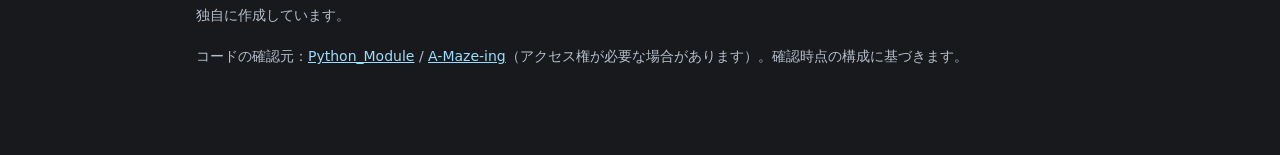
<file: python/projects/index.html>
<!doctype html>
<html lang="ja">
<head>
  <meta charset="utf-8">
  <meta name="viewport" content="width=device-width, initial-scale=1">
  <meta name="theme-color" content="#17191d">
  <title>課題別・作り方 | Python辞書ノート</title>
  <link rel="stylesheet" href="./styles.css">
  <script defer src="./data.js"></script>
  <script defer src="./app.js"></script>
</head>
<body>
  <header><a href="../">← Python辞書へ</a><span>PYTHON / PROJECTS</span></header>
  <main>
    <p class="eyebrow">課題から、使う知識へ</p>
    <h1>課題別・作り方</h1>
    <p>課題を選び、各項目を開いて確認できます。通常のモジュール辞書は、そのまま利用できます。</p>
    <nav id="projects" aria-label="課題を選択"></nav>
    <section aria-labelledby="projectTitle">
      <h2 id="projectTitle" tabindex="-1"></h2><p id="projectDescription"></p>
      <label for="search">この課題の項目・クラス・関数を検索</label>
      <div class="search"><input id="search" type="search" placeholder="例：例外、import、Maze" autocomplete="off"><button id="clear" type="button">クリア</button></div>
      <p id="count" role="status" aria-live="polite"></p>
      <div id="lessons"></div>
    </section>
    <footer>
      <p>このページは学習用の補助資料です。作る順番は理解のための提案で、提出物の完成コードや課題仕様の全文ではありません。短い練習例は独自に作成しています。</p>
      <p>コードの確認元：<a href="https://github.com/moludou/42Tokyo/tree/d6fb1c09fc9099db5fe652ee728b5f331490b250/Python_Module">Python_Module</a> / <a href="https://github.com/rui319420/42_amazeing/tree/68c1488ad0bcadab8acd2df57cac2a8c21a8c50f">A-Maze-ing</a>（アクセス権が必要な場合があります）。確認時点の構成に基づきます。</p>
    </footer>
  </main>
  <noscript>項目の表示にはJavaScriptを有効にしてください。通常の辞書へは上のリンクから戻れます。</noscript>
</body>
</html>
</file>
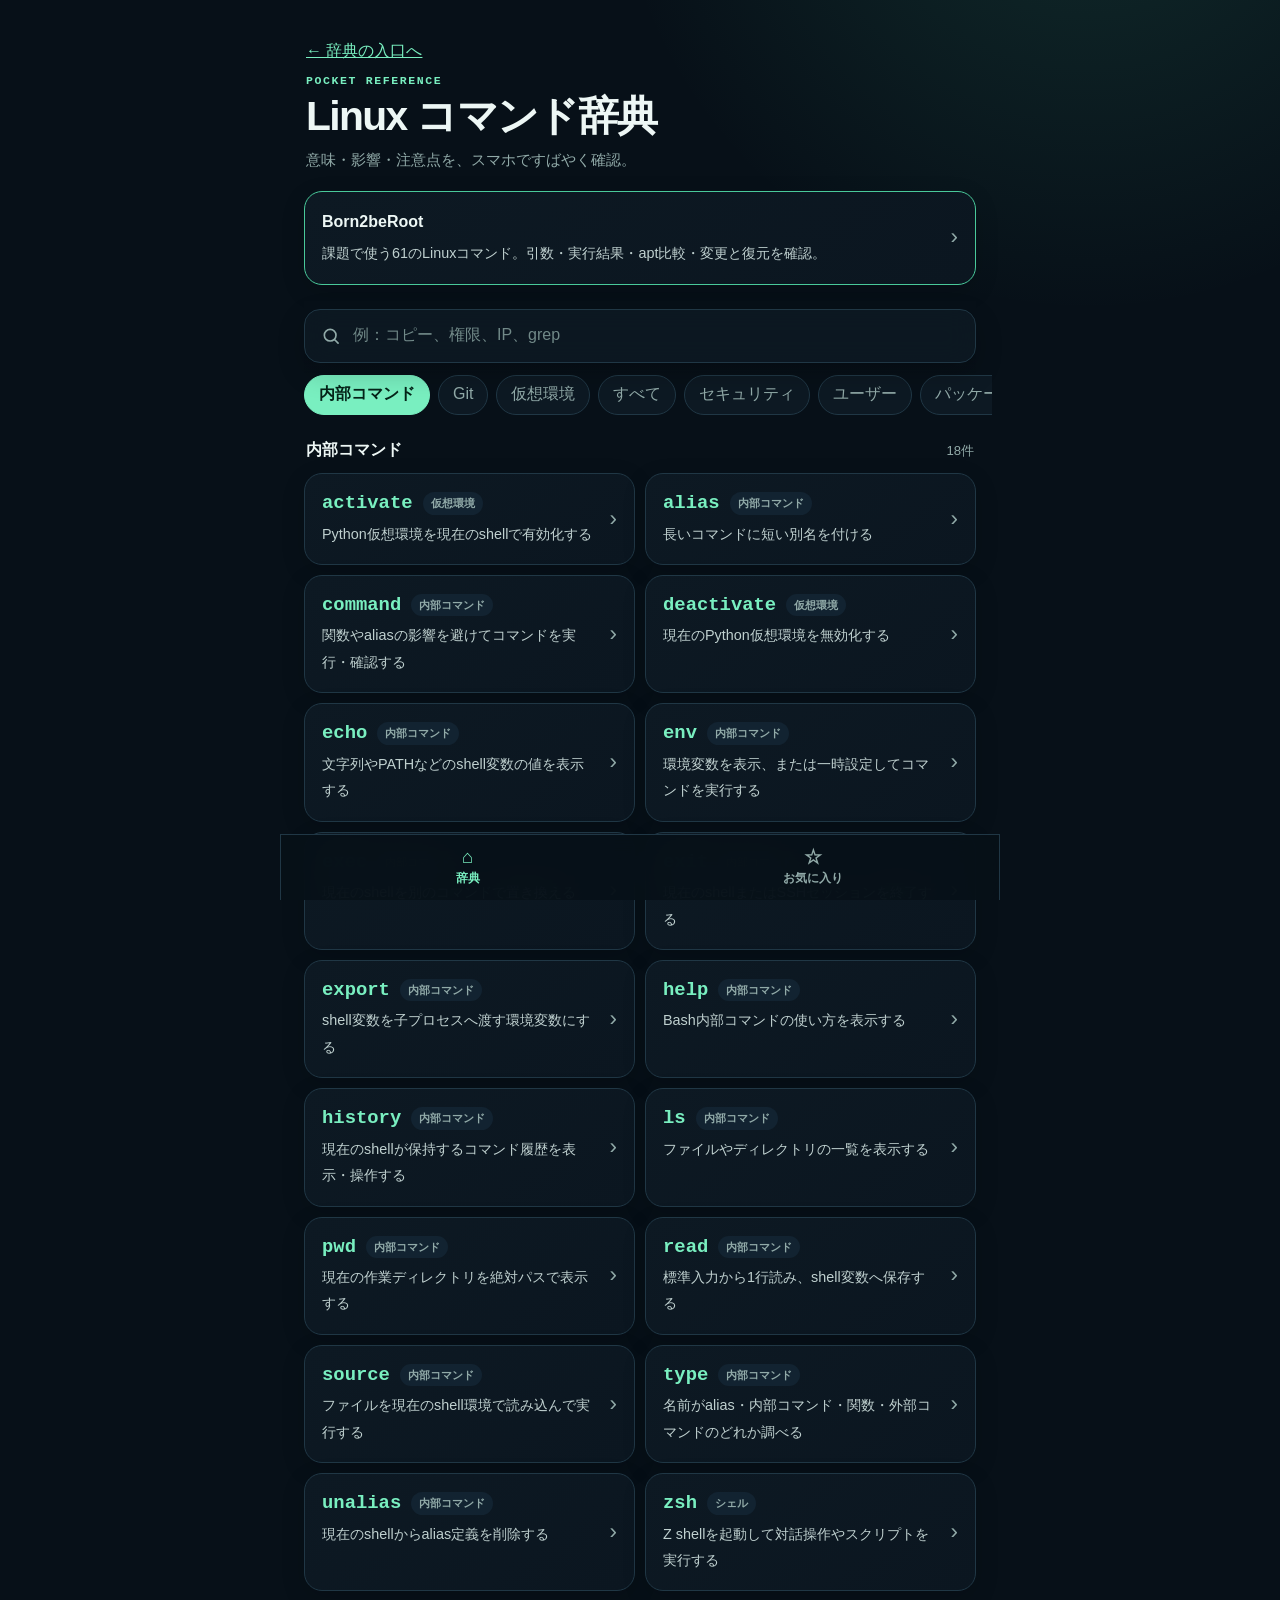
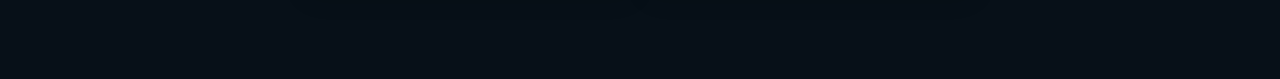
<file: commands.html>
<!doctype html>
<html lang="ja">
<head>
  <meta charset="utf-8">
  <meta name="viewport" content="width=device-width, initial-scale=1, viewport-fit=cover">
  <meta name="theme-color" content="#071018">
  <meta name="description" content="スマホで引ける、Linuxコマンドの日本語辞典">
  <meta name="apple-mobile-web-app-capable" content="yes">
  <meta name="apple-mobile-web-app-status-bar-style" content="black-translucent">
  <meta name="apple-mobile-web-app-title" content="Linux辞典">
  <link rel="manifest" href="./manifest.webmanifest">
  <link rel="apple-touch-icon" href="./icons/icon-192.png">
  <title>Linux コマンド辞典</title>
  <style>
    :root {
      color-scheme: dark;
      --bg: #071018;
      --surface: #0d1923;
      --surface-2: #122331;
      --line: #203745;
      --text: #edf7f5;
      --muted: #91aaa8;
      --accent: #79efc0;
      --accent-2: #49c99a;
      --safe: #6fe3a6;
      --change: #ffd166;
      --danger: #ff7b7b;
      --shadow: 0 18px 50px rgba(0, 0, 0, .38);
      --radius: 18px;
    }

    * { box-sizing: border-box; }

    html { scroll-behavior: smooth; }

    body {
      margin: 0;
      min-height: 100vh;
      background:
        radial-gradient(circle at 85% -10%, rgba(73, 201, 154, .15), transparent 30rem),
        var(--bg);
      color: var(--text);
      font-family: -apple-system, BlinkMacSystemFont, "Segoe UI", "Noto Sans JP", sans-serif;
      line-height: 1.65;
      -webkit-font-smoothing: antialiased;
    }

    button, input { font: inherit; }
    button { color: inherit; }

    .app {
      width: min(100%, 720px);
      margin: 0 auto;
      padding: env(safe-area-inset-top) 16px calc(88px + env(safe-area-inset-bottom));
    }

    header {
      padding: 28px 2px 18px;
    }

    .eyebrow {
      margin: 0 0 4px;
      color: var(--accent);
      font: 700 .72rem/1.2 ui-monospace, SFMono-Regular, Menlo, monospace;
      letter-spacing: .14em;
      text-transform: uppercase;
    }

    h1 {
      margin: 0;
      font-size: clamp(1.7rem, 8vw, 2.55rem);
      line-height: 1.18;
      letter-spacing: -.04em;
    }

    .lead {
      margin: 8px 0 0;
      color: var(--muted);
      font-size: .93rem;
    }

    .search-wrap {
      position: sticky;
      top: max(8px, env(safe-area-inset-top));
      z-index: 5;
      padding: 8px 0 10px;
      background: linear-gradient(var(--bg) 72%, transparent);
    }

    .search {
      display: flex;
      align-items: center;
      gap: 10px;
      min-height: 54px;
      padding: 0 16px;
      border: 1px solid var(--line);
      border-radius: 16px;
      background: rgba(13, 25, 35, .94);
      box-shadow: 0 10px 28px rgba(0, 0, 0, .2);
      backdrop-filter: blur(14px);
    }

    .search:focus-within {
      border-color: var(--accent-2);
      box-shadow: 0 0 0 3px rgba(73, 201, 154, .12);
    }

    .search svg { flex: 0 0 auto; color: var(--muted); }

    .search input {
      width: 100%;
      border: 0;
      outline: 0;
      background: transparent;
      color: var(--text);
      font-size: 1rem;
    }

    .search input::placeholder { color: #718988; }

    .filters {
      display: flex;
      gap: 8px;
      margin: 2px -16px 18px;
      padding: 0 16px 4px;
      overflow-x: auto;
      scrollbar-width: none;
    }

    .filters::-webkit-scrollbar { display: none; }

    .filter {
      flex: 0 0 auto;
      min-height: 40px;
      padding: 0 14px;
      border: 1px solid var(--line);
      border-radius: 999px;
      background: var(--surface);
      color: var(--muted);
      cursor: pointer;
    }

    .filter[aria-pressed="true"] {
      border-color: var(--accent);
      background: var(--accent);
      color: #052318;
      font-weight: 800;
    }

    .result-meta {
      display: flex;
      align-items: baseline;
      justify-content: space-between;
      margin: 0 2px 10px;
    }

    .result-meta h2 { margin: 0; font-size: 1rem; }
    .result-meta span { color: var(--muted); font-size: .82rem; }

    .command-list {
      display: grid;
      gap: 10px;
    }

    .command-card {
      width: 100%;
      display: grid;
      grid-template-columns: 1fr auto;
      gap: 12px;
      padding: 17px;
      text-align: left;
      border: 1px solid var(--line);
      border-radius: var(--radius);
      background: linear-gradient(145deg, var(--surface), #0b1620);
      box-shadow: 0 7px 24px rgba(0, 0, 0, .14);
      cursor: pointer;
      transition: transform .18s ease, border-color .18s ease, background .18s ease;
    }

    .command-card:active { transform: scale(.985); }
    .command-card:hover { border-color: #365666; }

    .command-name {
      display: flex;
      align-items: center;
      gap: 10px;
      margin-bottom: 5px;
    }

    .command-name code {
      color: var(--accent);
      font: 800 1.18rem/1.3 ui-monospace, SFMono-Regular, Menlo, monospace;
    }

    .category {
      padding: 2px 8px;
      border-radius: 999px;
      background: var(--surface-2);
      color: var(--muted);
      font-size: .7rem;
      font-weight: 700;
    }

    .summary { margin: 0; color: #bfd0cf; font-size: .9rem; }

    .chevron {
      align-self: center;
      color: var(--muted);
      font-size: 1.4rem;
    }

    .empty {
      padding: 44px 18px;
      text-align: center;
      border: 1px dashed var(--line);
      border-radius: var(--radius);
      color: var(--muted);
    }

    .bottom-nav {
      position: fixed;
      right: 0;
      bottom: 0;
      left: 0;
      z-index: 7;
      display: grid;
      grid-template-columns: 1fr 1fr;
      width: min(100%, 720px);
      min-height: 66px;
      margin: auto;
      padding: 7px 14px calc(7px + env(safe-area-inset-bottom));
      border-top: 1px solid var(--line);
      background: rgba(7, 16, 24, .94);
      backdrop-filter: blur(18px);
    }

    .nav-button {
      border: 0;
      background: transparent;
      color: var(--muted);
      font-size: .78rem;
      font-weight: 700;
      cursor: pointer;
    }

    .nav-button.active { color: var(--accent); }
    .nav-button span { display: block; font-size: 1.15rem; line-height: 1.2; }

    dialog {
      width: 100%;
      max-width: none;
      height: 100dvh;
      max-height: none;
      margin: 0;
      padding: 0;
      border: 0;
      background: var(--bg);
      color: var(--text);
    }

    dialog::backdrop { background: rgba(0, 0, 0, .74); }

    .detail-shell {
      width: min(100%, 720px);
      min-height: 100%;
      margin: 0 auto;
      padding: calc(10px + env(safe-area-inset-top)) 16px calc(30px + env(safe-area-inset-bottom));
    }

    .detail-bar {
      position: sticky;
      top: 0;
      z-index: 2;
      display: flex;
      align-items: center;
      justify-content: space-between;
      margin: 0 -4px;
      padding: 6px 4px 12px;
      background: linear-gradient(var(--bg) 75%, transparent);
    }

    .icon-button {
      width: 46px;
      height: 46px;
      border: 1px solid var(--line);
      border-radius: 14px;
      background: var(--surface);
      cursor: pointer;
    }

    .detail-head { padding: 20px 2px 18px; }

    .detail-head h2 {
      margin: 4px 0 3px;
      color: var(--accent);
      font: 850 clamp(2.4rem, 14vw, 4rem)/1 ui-monospace, SFMono-Regular, Menlo, monospace;
      letter-spacing: -.07em;
    }

    .detail-head p { margin: 10px 0 14px; color: #d2e0df; }

    .risk {
      display: inline-flex;
      align-items: center;
      gap: 7px;
      padding: 6px 10px;
      border: 1px solid currentColor;
      border-radius: 999px;
      font-size: .78rem;
      font-weight: 800;
    }

    .risk::before {
      width: 7px;
      height: 7px;
      border-radius: 50%;
      background: currentColor;
      content: "";
    }

    .risk.safe { color: var(--safe); }
    .risk.change { color: var(--change); }
    .risk.danger { color: var(--danger); }

    .syntax-card {
      display: grid;
      grid-template-columns: minmax(0, 1fr) auto;
      align-items: center;
      gap: 12px;
      margin: 4px 0 16px;
      padding: 16px;
      border: 1px solid #2a4b57;
      border-radius: var(--radius);
      background: #07151d;
    }

    .syntax-card code {
      overflow-wrap: anywhere;
      color: var(--accent);
      font: 700 .94rem/1.65 ui-monospace, SFMono-Regular, Menlo, monospace;
    }

    .copy-button {
      min-width: 68px;
      min-height: 42px;
      padding: 0 12px;
      border: 1px solid var(--line);
      border-radius: 12px;
      background: var(--surface-2);
      cursor: pointer;
      font-size: .82rem;
      font-weight: 800;
    }

    details {
      margin: 10px 0;
      border: 1px solid var(--line);
      border-radius: 16px;
      background: var(--surface);
      overflow: hidden;
    }

    summary {
      min-height: 56px;
      display: flex;
      align-items: center;
      justify-content: space-between;
      padding: 0 16px;
      cursor: pointer;
      font-weight: 800;
      list-style: none;
    }

    summary::-webkit-details-marker { display: none; }
    summary::after { color: var(--accent); content: "+"; font-size: 1.25rem; }
    details[open] > summary::after { content: "−"; }

    .detail-content {
      padding: 0 16px 16px;
      color: #c2d2d1;
      font-size: .92rem;
    }

    .detail-content p { margin: 6px 0; }
    .detail-content ul { margin: 6px 0 0; padding-left: 1.25rem; }
    .detail-content li + li { margin-top: 7px; }

    .token-list {
      display: grid;
      gap: 8px;
      margin: 0;
    }

    .token-row {
      display: grid;
      grid-template-columns: minmax(76px, auto) 1fr;
      gap: 12px;
      align-items: baseline;
      padding: 9px 0;
      border-bottom: 1px solid rgba(32, 55, 69, .75);
    }

    .token-row:last-child { border-bottom: 0; }
    .token-row code { color: var(--accent); font-weight: 800; overflow-wrap: anywhere; }

    .token-item {
      margin: 0;
      border: 0;
      border-bottom: 1px solid rgba(32, 55, 69, .75);
      border-radius: 0;
      background: transparent;
      overflow: visible;
    }

    .token-item:last-child { border-bottom: 0; }

    .token-item > .token-row {
      width: 100%;
      grid-template-columns: minmax(76px, auto) 1fr auto;
      padding: 9px 2px;
      border-bottom: 0;
      text-align: left;
    }

    .token-item > .token-row::after {
      align-self: center;
      margin-left: 4px;
    }

    .token-item[open] > .token-row { padding-bottom: 7px; }

    .token-example {
      margin: 0 0 10px;
      padding: 11px 12px;
      border-radius: 12px;
      background: #07151d;
    }

    .token-example-label {
      display: block;
      margin-bottom: 4px;
      color: var(--muted);
      font-size: .72rem;
      font-weight: 800;
    }

    .token-example code {
      display: block;
      color: var(--accent);
      font: 700 .86rem/1.6 ui-monospace, SFMono-Regular, Menlo, monospace;
      overflow-wrap: anywhere;
    }

    .token-example small { display: block; margin-top: 5px; color: var(--muted); }

    .token-output-guide {
      margin: 10px 0 0;
      border: 1px solid rgba(32, 55, 69, .9);
      border-radius: 10px;
      background: rgba(13, 25, 35, .72);
    }

    .token-output-guide > summary {
      min-height: 42px;
      padding: 0 10px;
      color: #c2d2d1;
      font-size: .78rem;
    }

    .token-output-guide-content {
      padding: 0 10px 10px;
      color: var(--muted);
      font-size: .78rem;
    }

    .token-output-guide-content p { margin: 2px 0; }

    .token-shell-label {
      display: block;
      margin: 2px 0 5px;
      color: #c2d2d1;
      font-weight: 800;
    }

    .token-shell-output {
      margin: 0;
      padding: 9px 10px;
      border: 1px solid rgba(32, 55, 69, .9);
      border-radius: 8px;
      background: #050d13;
      overflow-x: auto;
      white-space: pre-wrap;
    }

    .token-shell-output code {
      color: #d7e5e4;
      font-weight: 500;
    }

    .token-output-notes {
      margin: 9px 0 0;
      padding-left: 1.15rem;
    }

    .token-output-notes li + li { margin-top: 5px; }

    .token-example-entry + .token-example-entry {
      margin-top: 10px;
      padding-top: 10px;
      border-top: 1px solid rgba(32, 55, 69, .75);
    }

    .example {
      margin: 9px 0;
      padding: 12px;
      border-radius: 12px;
      background: #07151d;
    }

    .example code {
      display: block;
      color: var(--accent);
      font: 700 .86rem/1.6 ui-monospace, SFMono-Regular, Menlo, monospace;
      overflow-wrap: anywhere;
    }

    .example small { display: block; margin-top: 6px; color: var(--muted); }

    .related {
      display: flex;
      flex-wrap: wrap;
      gap: 8px;
    }

    .related button {
      min-height: 38px;
      padding: 0 12px;
      border: 1px solid var(--line);
      border-radius: 999px;
      background: var(--surface-2);
      color: var(--accent);
      cursor: pointer;
      font: 800 .84rem ui-monospace, SFMono-Regular, Menlo, monospace;
    }

    .toast {
      position: fixed;
      bottom: calc(82px + env(safe-area-inset-bottom));
      left: 50%;
      z-index: 20;
      padding: 10px 15px;
      border-radius: 999px;
      background: var(--text);
      color: var(--bg);
      box-shadow: var(--shadow);
      font-size: .84rem;
      font-weight: 800;
      opacity: 0;
      transform: translate(-50%, 12px);
      pointer-events: none;
      transition: .2s ease;
    }

    .toast.show { opacity: 1; transform: translate(-50%, 0); }

    @media (min-width: 740px) {
      .app { padding-inline: 24px; }
      .command-list { grid-template-columns: 1fr 1fr; }
      dialog {
        width: min(680px, calc(100% - 48px));
        height: min(820px, calc(100dvh - 48px));
        margin: auto;
        border: 1px solid var(--line);
        border-radius: 24px;
        box-shadow: var(--shadow);
      }
      .bottom-nav { border-right: 1px solid var(--line); border-left: 1px solid var(--line); }
    }

    @media (prefers-reduced-motion: reduce) {
      *, *::before, *::after { scroll-behavior: auto !important; transition: none !important; }
    }
  </style>
</head>
<body>
  <main class="app">
    <header>
      <a href="./" style="display:inline-block;padding:10px 0;color:var(--accent)">← 辞典の入口へ</a>
      <p class="eyebrow">Pocket reference</p>
      <h1>Linux コマンド辞典</h1>
      <p class="lead">意味・影響・注意点を、スマホですばやく確認。</p>
    </header>

    <a href="./born2beroot/" class="command-card" style="margin-bottom:16px;text-decoration:none;color:var(--text);border-color:var(--accent-2)">
      <span><strong class="command-name">Born2beRoot</strong><span class="summary">課題で使う61のLinuxコマンド。引数・実行結果・apt比較・変更と復元を確認。</span></span>
      <span class="chevron" aria-hidden="true">›</span>
    </a>

    <div class="search-wrap">
      <label class="search" for="searchInput">
        <svg width="20" height="20" viewBox="0 0 24 24" fill="none" aria-hidden="true">
          <circle cx="11" cy="11" r="7" stroke="currentColor" stroke-width="2"/>
          <path d="m16.5 16.5 4 4" stroke="currentColor" stroke-width="2" stroke-linecap="round"/>
        </svg>
        <input id="searchInput" type="search" placeholder="例：コピー、権限、IP、grep" autocomplete="off">
      </label>
    </div>

    <div class="filters" id="filters" aria-label="カテゴリー"></div>

    <div class="result-meta">
      <h2 id="sectionTitle">コマンド一覧</h2>
      <span id="resultCount"></span>
    </div>

    <section class="command-list" id="commandList" aria-live="polite">
      <div class="empty" id="staticFallback">
        <strong style="color: var(--text)">内部コマンド</strong><br>
        alias / cd / command / echo / env / exit / export / help / history / pwd / read / source / type / unalias
        <br><small>この表示のまま操作できない場合は、スマホのファイルプレビューがJavaScriptを制限しています。HTMLをSafariまたはChromeで開いてください。</small>
      </div>
    </section>
  </main>

  <nav class="bottom-nav" aria-label="メインナビゲーション">
    <button class="nav-button active" id="allNav" type="button"><span>⌂</span>辞典</button>
    <button class="nav-button" id="favoriteNav" type="button"><span>☆</span>お気に入り</button>
  </nav>

  <dialog id="detailDialog" aria-labelledby="detailTitle">
    <article class="detail-shell">
      <div class="detail-bar">
        <button class="icon-button" id="closeDetail" type="button" aria-label="詳細を閉じる">←</button>
        <button class="icon-button" id="favoriteButton" type="button" aria-label="お気に入りに追加">☆</button>
      </div>
      <div id="detailBody"></div>
    </article>
  </dialog>

  <div class="toast" id="toast" role="status"></div>

  <script>
    const commands = [
      {
        name: "ls",
        category: "内部コマンド",
        summary: "ファイルやディレクトリの一覧を表示する",
        keywords: "一覧 中身 確認 隠しファイル 詳細",
        risk: "safe",
        riskLabel: "確認のみ・変更なし",
        syntax: "ls [オプション] [対象]",
        tokens: [
          ["ls", "list の略。指定した場所の中身を一覧表示します。"],
          ["-l", "権限・所有者・サイズ・更新日時などを詳しく表示します。"],
          ["-a", ". で始まる隠しファイルも含めて表示します。"],
          ["-h", "-l と組み合わせ、サイズを KB・MB・GB など読みやすい単位で表示します。"],
          ["-t", "更新日時が新しい順に並べます。"],
          ["-S", "ファイルサイズが大きい順に並べます。"],
          ["-r", "現在の並び順を逆にします。"],
          ["-R", "下位ディレクトリの中身も再帰的に表示します。"],
          ["-d", "ディレクトリの中身ではなく、ディレクトリ自体の情報を表示します。"],
          ["-F", "種類が分かる記号を名前の末尾に付けます。例：ディレクトリは /。"],
          ["対象", "調べるディレクトリ。省略すると現在いる場所です。"]
        ],
        examples: [
          ["ls", "現在いる場所の中身を表示"],
          ["ls -la /var/log", "/var/log の中身を、隠しファイルを含めて詳しく表示"]
        ],
        changes: "何も変更しません。ファイルやディレクトリの情報を読み取って表示するだけです。",
        caution: "表示権限のない場所では「Permission denied」と表示されることがありますが、ファイルが壊れたわけではありません。",
        output: "先頭の文字列は種類と権限、その後にリンク数・所有者・グループ・サイズ・更新日時・名前が並びます。",
        related: ["cd", "grep"]
      },
      {
        name: "cd",
        category: "ファイル",
        summary: "現在いるディレクトリを移動する",
        keywords: "移動 場所 ディレクトリ フォルダ home",
        risk: "safe",
        riskLabel: "現在地のみ変更",
        syntax: "cd [移動先]",
        tokens: [
          ["cd", "change directory の略。作業中の場所を変更します。"],
          ["移動先", "移動したいディレクトリのパスです。"],
          ["..", "1つ上のディレクトリを表します。"],
          ["~", "自分のホームディレクトリを表します。"],
          ["-", "直前にいたディレクトリへ戻ります。"],
          ["/", "ファイルシステムの最上位であるルートディレクトリへ移動します。"],
          ["cd", "移動先を省略すると、自分のホームディレクトリへ移動します。"],
          ["-L", "シンボリックリンクを論理的にたどります。通常はこちらが既定です。"],
          ["-P", "シンボリックリンクの実体をたどり、物理的なパスを使用します。"]
        ],
        examples: [
          ["cd /var/log", "/var/log へ移動"],
          ["cd ..", "1つ上のディレクトリへ移動"]
        ],
        changes: "ファイルは変更しません。現在のシェルが基準にする作業場所だけが変わります。",
        caution: "移動先を間違えてもファイルは消えません。pwd で現在地を確認できます。",
        output: "成功した場合は通常何も表示しません。移動できない場合だけ理由が表示されます。",
        related: ["ls"]
      },
      {
        name: "cp",
        category: "ファイル",
        summary: "ファイルやディレクトリをコピーする",
        keywords: "複製 コピー バックアップ",
        risk: "change",
        riskLabel: "ファイルを作成・上書き",
        syntax: "cp [オプション] コピー元 コピー先",
        tokens: [
          ["cp", "copy の略。元を残したまま複製します。"],
          ["-r", "ディレクトリとその中身をまとめてコピーします。"],
          ["-i", "上書き前に確認します。"],
          ["-n", "コピー先に同名ファイルがある場合、上書きしません。"],
          ["-u", "コピー元の方が新しい場合、またはコピー先がない場合だけコピーします。"],
          ["-v", "処理したファイル名を表示します。"],
          ["-p", "更新日時・アクセス権限・所有者などを可能な範囲で保持します。"],
          ["-a", "ディレクトリ構造や属性、シンボリックリンクをできるだけ保って複製します。"],
          ["コピー元", "複製するファイルやディレクトリです。"],
          ["コピー先", "新しいコピーを置く場所または名前です。"],
          ["複数のコピー元", "最後の引数をディレクトリにすると、複数の対象をまとめてコピーできます。"]
        ],
        examples: [
          ["cp memo.txt memo.bak", "memo.txt を memo.bak という名前で複製"],
          ["cp -ri photos backup/", "photos ディレクトリを確認しながら backup/ へコピー"]
        ],
        changes: "コピー先に新しいファイルを作ります。コピー先に同名ファイルがあると上書きされる場合があります。コピー元は変わりません。",
        caution: "重要な場所では -i を付け、上書き前に確認すると安全です。コピー先の指定をよく確認してください。",
        output: "成功時は通常何も表示しません。エラー時はコピーできなかった対象と理由が表示されます。",
        related: ["mv", "rm", "ls"]
      },
      {
        name: "mv",
        category: "ファイル",
        summary: "ファイルを移動する、または名前を変更する",
        keywords: "移動 名前 変更 リネーム",
        risk: "change",
        riskLabel: "場所・名前を変更",
        syntax: "mv [オプション] 移動元 移動先",
        tokens: [
          ["mv", "move の略。場所の移動と名前変更に使います。"],
          ["-i", "上書き前に確認します。"],
          ["-n", "移動先に同名ファイルがある場合、上書きしません。"],
          ["-f", "確認を求めずに上書きを進めます。"],
          ["-u", "移動元の方が新しい場合、または移動先がない場合だけ移動します。"],
          ["-v", "処理した対象名を表示します。"],
          ["-t ディレクトリ", "先に移動先を指定し、その後ろに複数の移動元を並べます。"],
          ["移動元", "移動または名前変更する対象です。"],
          ["移動先", "新しい場所または新しい名前です。"],
          ["複数の移動元", "最後の引数をディレクトリにすると、複数の対象をまとめて移動できます。"]
        ],
        examples: [
          ["mv old.txt new.txt", "old.txt の名前を new.txt に変更"],
          ["mv -i report.txt archive/", "確認しながら archive/ へ移動"]
        ],
        changes: "対象の保存場所または名前を変更します。移動先に同名ファイルがあると上書きする場合があります。",
        caution: "cp と違い、元の場所には残りません。重要なファイルでは -i を付けると安全です。",
        output: "成功時は通常何も表示しません。移動できない場合だけ理由が表示されます。",
        related: ["cp", "rm", "ls"]
      },
      {
        name: "rm",
        category: "ファイル",
        summary: "ファイルやディレクトリを削除する",
        keywords: "削除 消す remove ディレクトリ",
        risk: "danger",
        riskLabel: "要注意・削除あり",
        syntax: "rm [オプション] 対象",
        tokens: [
          ["rm", "remove の略。指定した対象を削除します。"],
          ["-i", "削除する前に1件ずつ確認します。"],
          ["-r", "ディレクトリとその中身を再帰的に削除します。"],
          ["-f", "確認せず、存在しない対象のエラーも抑えて削除を進めます。"],
          ["-v", "削除した対象名を表示します。"],
          ["-d", "空のディレクトリを削除します。通常は rmdir の方が意図を示しやすいです。"],
          ["--preserve-root", "/ を再帰削除の対象として扱わない安全機能です。GNU rm では通常有効です。"],
          ["--one-file-system", "再帰削除時に、別のファイルシステムへ入り込まないようにします。"],
          ["--", "これ以降をオプションではなくファイル名として扱います。- で始まる名前に使います。"],
          ["対象", "削除するファイルやディレクトリです。"]
        ],
        examples: [
          ["rm -i memo.txt", "確認してから memo.txt を削除"],
          ["rm -r old-folder", "old-folder と中身を削除（慎重に使用）"]
        ],
        changes: "指定したファイルを削除します。通常の rm はデスクトップのごみ箱へ移動しません。",
        caution: "特に -r と -f の組み合わせは広い範囲を確認なしで削除できます。対象のパスを必ず確認してください。",
        output: "成功時は通常何も表示しません。-i を付けると削除確認が表示されます。",
        related: ["ls", "cp", "mv"]
      },
      {
        name: "mkdir",
        category: "ファイル",
        summary: "新しいディレクトリを作成する",
        keywords: "作る フォルダ directory",
        risk: "change",
        riskLabel: "ディレクトリを作成",
        syntax: "mkdir [オプション] ディレクトリ名",
        tokens: [
          ["mkdir", "make directory の略。新しいディレクトリを作ります。"],
          ["-p", "途中の親ディレクトリがなければ一緒に作ります。すでに存在してもエラーにしません。"],
          ["-m 権限", "作成時のアクセス権限を数値または記号で指定します。"],
          ["-v", "作成したディレクトリ名を表示します。"],
          ["--", "これ以降をオプションではなく名前として扱います。- で始まる名前に使います。"],
          ["ディレクトリ名", "新しく作る場所または名前です。空白で区切れば複数作成できます。"],
          ["親/子", "/ で階層を表します。親がない場合は -p が必要です。"]
        ],
        examples: [
          ["mkdir notes", "現在地に notes を作成"],
          ["mkdir -p project/docs", "project と、その中の docs を必要に応じて作成"]
        ],
        changes: "指定した場所に新しいディレクトリを作ります。既存ファイルの内容は変えません。",
        caution: "作成先の書き込み権限が必要です。同名の対象が存在するとエラーになります。",
        output: "成功時は通常何も表示しません。作成できない場合だけ理由が表示されます。",
        related: ["cd", "ls"]
      },
      {
        name: "grep",
        category: "検索",
        summary: "文章やコマンド出力から条件に合う行を探す",
        keywords: "検索 文字 行 ログ 絞り込み",
        risk: "safe",
        riskLabel: "確認のみ・変更なし",
        syntax: "grep [オプション] 検索文字列 [ファイル]",
        tokens: [
          ["grep", "指定したパターンに一致する行を探して表示します。"],
          ["-i", "英字の大文字と小文字を区別せず検索します。"],
          ["-n", "一致した行の行番号も表示します。"],
          ["-r", "ディレクトリ内を再帰的に検索します。"],
          ["-v", "一致しない行を表示します。"],
          ["-w", "検索文字列が単語全体と一致する行だけを表示します。"],
          ["-E", "拡張正規表現を使います。複数条件の | などを扱えます。"],
          ["-F", "検索文字列を正規表現ではなく、そのままの文字として扱います。"],
          ["-c", "一致した行そのものではなく、行数を表示します。"],
          ["-l", "一致する行を含むファイル名だけを表示します。"],
          ["-C 数", "一致した行の前後を指定した行数だけ一緒に表示します。"],
          ["--color=auto", "一致した部分を色付きで見やすく表示します。"],
          ["検索文字列", "探したい文字やパターンです。"]
        ],
        examples: [
          ["grep -n error app.log", "app.log から error を探し、行番号も表示"],
          ["ip address | grep inet", "ip address の出力から inet を含む行だけ表示"]
        ],
        changes: "検索対象を読み取るだけで、ファイル内容は変更しません。",
        caution: "検索文字列に空白や記号が含まれる場合は、引用符で囲む必要があります。",
        output: "一致した行が表示されます。何も一致しなければ通常は何も表示されません。",
        related: ["ls"]
      },
      {
        name: "chmod",
        category: "権限",
        summary: "ファイルやディレクトリのアクセス権限を変更する",
        keywords: "権限 permission 読み 書き 実行 640 755",
        risk: "change",
        riskLabel: "権限を変更",
        syntax: "chmod [オプション] 権限 対象",
        tokens: [
          ["chmod", "change mode の略。アクセス権限を変更します。"],
          ["640", "所有者は読み書き、グループは読み取り、その他は権限なし。"],
          ["u+x", "所有者（user）に実行権限を追加します。"],
          ["g-w", "グループ（group）から書き込み権限を外します。"],
          ["o=r", "その他（others）の権限を読み取りだけに置き換えます。"],
          ["a+r", "全員（all）に読み取り権限を追加します。"],
          ["-R", "ディレクトリ以下の対象を再帰的に変更します。影響範囲が広いため要注意です。"],
          ["-v", "処理したすべての対象について変更内容を表示します。"],
          ["-c", "実際に権限が変わった対象だけを表示します。"],
          ["--reference=参照元", "数値を直接書かず、別ファイルと同じ権限に設定します。"],
          ["対象", "権限を変更するファイルやディレクトリです。"]
        ],
        examples: [
          ["chmod 640 report.txt", "report.txt の権限を rw-r----- に設定"],
          ["chmod u+x script.sh", "所有者に実行権限を追加"]
        ],
        changes: "対象のアクセス権限を変更します。ファイルの内容、所有者、保存場所は変わりません。",
        caution: "権限を厳しくしすぎると必要なユーザーが開けず、緩くしすぎると意図しないユーザーが操作できます。",
        output: "成功時は通常何も表示しません。ls -l で変更後の権限を確認できます。",
        related: ["ls"]
      },
      {
        name: "systemctl",
        category: "システム",
        summary: "systemdのサービス状態を確認・操作する",
        keywords: "サービス 起動 停止 再起動 状態 systemd",
        risk: "change",
        riskLabel: "指定内容により変更",
        syntax: "systemctl 操作 [サービス名]",
        tokens: [
          ["systemctl", "systemd が管理するサービスなどを操作する窓口です。"],
          ["status", "現在の状態を確認します。変更はしません。"],
          ["start", "今すぐサービスを起動します。"],
          ["stop", "今動いているサービスを停止します。"],
          ["restart", "停止してから起動し直します。一時的にサービスが止まります。"],
          ["reload", "対応サービスの設定を、完全停止せずに再読み込みします。"],
          ["enable", "次回以降の起動時に自動起動する設定にします。"],
          ["disable", "自動起動設定を解除します。現在動いているサービスは止めません。"],
          ["is-active", "現在稼働中かを短い結果で確認します。"],
          ["is-enabled", "自動起動が有効かを確認します。"],
          ["--now", "enable または disable と同時に、今すぐ起動または停止も行います。"],
          ["サービス名", "操作対象の unit 名です。例：ssh または ssh.service。"]
        ],
        examples: [
          ["systemctl status ssh", "ssh サービスの状態を確認"],
          ["sudo systemctl restart ssh", "ssh サービスを再起動（接続中なら要注意）"]
        ],
        changes: "status は変更しません。start・stop・restart は現在の動作状態を、enable・disable は自動起動設定を変更します。",
        caution: "SSHやネットワーク関連サービスを停止すると、リモート接続が切れることがあります。",
        output: "loaded は設定の読み込み状態、active は現在の稼働状態、末尾には最近のログが表示されます。",
        related: []
      },
      {
        name: "ip",
        category: "ネットワーク",
        summary: "IPアドレスや通信経路などを確認・設定する",
        keywords: "IP アドレス ネットワーク route link 経路",
        risk: "safe",
        riskLabel: "表示操作は変更なし",
        syntax: "ip 対象 操作 [追加指定]",
        tokens: [
          ["ip", "Linuxのネットワーク情報を表示・設定するコマンドです。"],
          ["address", "ネットワーク機器に設定されたIPアドレスを扱います。"],
          ["route", "通信先までの経路情報を扱います。"],
          ["link", "ネットワーク機器自体の状態を扱います。"],
          ["neighbour", "同じネットワーク内のIPアドレスとMACアドレスの対応を扱います。neigh と省略できます。"],
          ["show", "指定した種類の情報を表示します。多くの場合は省略できます。"],
          ["get 宛先", "指定した宛先へ通信するときに使う経路を1件確認します。"],
          ["-br", "情報を1機器1行の短い形式で表示します。brief の略です。"],
          ["-4", "IPv4の情報だけに絞ります。"],
          ["-6", "IPv6の情報だけに絞ります。"],
          ["-s", "送受信量やエラー数などの統計情報も表示します。"],
          ["dev 機器名", "対象のネットワーク機器を指定します。例：dev eth0。"]
        ],
        examples: [
          ["ip address", "すべてのネットワーク機器とIPアドレスを表示"],
          ["ip route get 8.8.8.8", "8.8.8.8 へ通信するときに使う経路を確認"]
        ],
        changes: "address・route・link を表示する例は変更しません。add・del・set などを使うとネットワーク設定を変更します。",
        caution: "表示操作と設定変更の両方ができるコマンドです。add・del・set を使う場合は影響範囲を確認してください。",
        output: "機器名、状態、IPv4の inet、IPv6の inet6、経路の default や dev などが表示されます。",
        related: ["grep"]
      }
    ];

    function historicalCommand({
      name, category, relatedCategories = [], summary, keywords, risk = "safe", riskLabel = "確認のみ・変更なし",
      syntax, tokens, examples, changes, caution, output, related = []
    }) {
      return { name, category, relatedCategories, summary, keywords, risk, riskLabel, syntax, tokens, examples, changes, caution, output, related };
    }

    commands.push(
      historicalCommand({
        name: "aa-status", category: "セキュリティ", summary: "AppArmorの読み込み・適用状態を表示する",
        keywords: "AppArmor profile enforce complain kill prompt unconfined mixed セキュリティ",
        syntax: "sudo aa-status [--show=対象] [--count] [--filter.項目=条件] [--json|--pretty-json]",
        tokens: [
          ["aa-status", "AppArmor全体を詳しく表示します。プロファイルはプログラムごとの許可・拒否ルールです。"],
          ["--enabled", "AppArmorが有効なら終了状態0、無効なら0以外を返します。通常は結果文を表示しません。"],
          ["--show=profiles", "読み込まれたプロファイルと、その動作モードを表示対象にします。"],
          ["--show=processes", "AppArmorのプロファイルが関係する実行中プロセスを表示対象にします。"],
          ["--count", "一覧の代わりに、選択・絞り込み後の件数だけを表示します。"],
          ["--filter.mode=モード", "enforce・complain・kill・prompt・unconfined・mixedなど、指定した動作モードに絞ります。"],
          ["--filter.profiles=条件", "プロファイル名を正規表現で絞ります。"],
          ["--filter.pid=条件", "プロセスID（PID）を正規表現で絞ります。"],
          ["--filter.exe=条件", "実行ファイルのパスを正規表現で絞ります。"],
          ["--json", "結果をプログラムが読み取りやすい1行のJSON形式で表示します。"],
          ["--pretty-json", "--jsonと同じ情報を、改行・字下げした読みやすいJSONで表示します。"],
          ["--quiet", "エラーメッセージを抑制します。確認に必要な情報まで見落とさないよう注意します。"],
          ["--profiled", "読み込まれたプロファイル総数だけを表示する旧形式の短縮指定です。"],
          ["--enforced", "enforceモードのプロファイル数だけを表示します。違反操作は拒否され、記録されます。"],
          ["--complaining", "complainモードのプロファイル数だけを表示します。違反操作は原則拒否せず、記録してルール作成に使います。"],
          ["--kill", "killモードのプロファイル数だけを表示します。違反を検出すると対象へ終了用シグナルを送るモードです。"],
          ["--prompt", "promptモードのプロファイル数だけを表示します。違反時の判断を、対応する利用者空間の確認機能へ委ねるモードです。"],
          ["--special-unconfined", "unconfinedモードのプロファイル数だけを表示します。プロファイルは存在しますが、通常の強制制限を行わない特殊モードです。"],
          ["--process-mixed", "mixed状態のプロセス数だけを表示します。同じプロセス階層内で、スレッドなどの適用状態が一様でないことを表します。"]
        ],
        examples: [["sudo aa-status", "AppArmorの全体状態を確認"], ["aa-status --enabled", "AppArmorが有効か終了ステータスで確認"]],
        changes: "AppArmorの状態を読み取るだけで、プロファイルや設定は変更しません。",
        caution: "サービスがactiveでも、個々のプロファイルがenforceとは限りません。プロファイル一覧の読み取りにはroot権限が必要な環境があり、権限不足では終了状態4などで失敗します。promptは対応する利用者空間の確認機能も必要です。",
        output: "moduleはAppArmorのカーネル機能、profileはプログラムごとの規則です。enforceは違反を拒否、complainは原則記録のみ、killは違反時に終了用シグナル、promptは利用者空間へ判断を委任、unconfinedは通常の強制制限なし、mixedはプロセス階層内の適用状態が一様でない状態を表します。",
        related: ["systemctl"]
      }),
      historicalCommand({
        name: "apt", category: "パッケージ", summary: "Debian系でパッケージを検索・導入・更新・削除する",
        keywords: "package install update upgrade remove Debian Ubuntu",
        risk: "change", riskLabel: "操作によりシステムを変更", syntax: "sudo apt 操作 [パッケージ名]",
        tokens: [["update", "リポジトリから最新のパッケージ一覧を取得します。"], ["upgrade", "導入済みパッケージを更新します。"], ["install", "パッケージと必要な依存関係を導入します。"], ["remove", "パッケージ本体を削除し、設定ファイルは通常残します。"], ["purge", "パッケージ本体と設定ファイルを削除します。"], ["search", "名前や説明からパッケージを検索します。"], ["show", "パッケージの説明や依存関係を表示します。"], ["autoremove", "不要になった自動導入パッケージを削除します。"]],
        examples: [["apt search openssh-server", "パッケージを検索"], ["sudo apt install ufw", "ufwを導入"]],
        changes: "search・showは確認のみです。updateは一覧、install・upgrade・removeはシステムのパッケージ状態を変更します。",
        caution: "remove・purge・autoremoveでは削除予定一覧を確認してから承認します。",
        output: "対象、依存関係、取得容量、追加・更新・削除される件数が表示されます。"
      }),
      historicalCommand({
        name: "awk", category: "テキスト", summary: "行と列に分けて抽出・計算・整形する",
        keywords: "列 フィールド 集計 監視スクリプト text",
        syntax: "awk [オプション] '条件 {処理}' [ファイル]",
        tokens: [["'...'", "awkが解釈する条件と処理を囲みます。"], ["$1, $2", "現在行の1列目、2列目を表します。"], ["$0", "現在行の全体を表します。"], ["-F 区切り", "列を分ける文字を指定します。"], ["-v 名前=値", "awk内部へ変数を渡します。"], ["NR", "読み込んだ通算行番号です。"], ["NF", "現在行の列数です。"], ["printf", "指定書式で値を出力します。"]],
        examples: [["awk '{print $1}' file.txt", "各行の1列目を表示"], ["free -m | awk '/^Mem:/ {print $3}'", "メモリ行の使用量列を抽出"]],
        changes: "通常は入力を読み取って結果を表示するだけです。リダイレクト先のファイルは別途変更されます。",
        caution: "shellの変数とawkの $1 などを混同しないよう、プログラム部分を引用符で囲みます。",
        output: "指定した条件・計算・書式に従った文字列が標準出力へ表示されます。",
        related: ["grep", "sed"]
      }),
      historicalCommand({
        name: "cat", category: "テキスト", summary: "ファイル内容を連続して標準出力へ表示する",
        keywords: "内容 表示 concatenate 結合",
        syntax: "cat [オプション] [ファイル...]",
        tokens: [["cat", "concatenateの略。複数ファイルも順番に表示します。"], ["-n", "空行を含むすべての行に番号を付けます。"], ["-b", "空行以外に行番号を付けます。"], ["-A", "タブや行末など見えない文字も記号で表示します。"], ["-s", "連続した空行を1行にまとめて表示します。"], ["-", "ファイルではなく標準入力から読みます。"]],
        examples: [["cat /etc/os-release", "OS情報ファイルを表示"], ["cat a.txt b.txt", "2ファイルを順番に表示"]],
        changes: "元ファイルは変更しません。> や >> を組み合わせた場合は出力先が変更されます。",
        caution: "巨大ファイルやバイナリを表示すると画面が埋まるため、lessやheadも検討します。",
        output: "指定したファイルの内容が、そのまま順番に表示されます。",
        related: ["tail"]
      }),
      historicalCommand({
        name: "chage", category: "ユーザー", summary: "パスワードの有効期限情報を表示・変更する",
        keywords: "password age 有効期限 警告 最長 最短 shadow",
        risk: "change", riskLabel: "指定により認証設定を変更", syntax: "sudo chage [オプション] ユーザー名",
        tokens: [["-l", "現在のパスワード期限情報を一覧表示します。"], ["-m 日数", "変更後、次に変更できるまでの最短日数です。"], ["-M 日数", "パスワードを使える最長日数です。"], ["-W 日数", "期限切れ前に警告を始める日数です。"], ["-I 日数", "期限切れ後、アカウントを無効にするまでの日数です。"], ["-E 日付", "アカウント自体の失効日を設定します。"], ["-d 日付", "最後にパスワードを変更した日を設定します。"]],
        examples: [["sudo chage -l alice", "aliceの期限情報を確認"], ["sudo chage -M 30 -m 2 -W 7 alice", "最長30日、最短2日、7日前警告に設定"]],
        changes: "-lは確認のみです。その他の主なオプションは/etc/shadowの期限情報を変更します。",
        caution: "値を誤るとユーザーがログインできなくなるため、変更後は必ず chage -l で確認します。",
        output: "最終変更日、失効日、最短・最長日数、警告期間などが表示されます。"
      }),
      historicalCommand({
        name: "crontab", category: "システム", summary: "ユーザー単位の定期実行予定を表示・編集する",
        keywords: "cron schedule 定期実行 10分 monitoring",
        risk: "change", riskLabel: "指定により予定を変更", syntax: "crontab [オプション] [ファイル]",
        tokens: [["-l", "現在のcrontabを一覧表示します。"], ["-e", "エディタでcrontabを編集します。"], ["-r", "現在のcrontabを削除します。要注意です。"], ["-u ユーザー", "rootが操作対象ユーザーを指定します。"], ["ファイル", "その内容で現在のcrontab全体を置き換えます。"], ["-", "標準入力の内容でcrontabを置き換えます。"]],
        examples: [["sudo crontab -l", "rootの予定表を表示"], ["sudo crontab -e", "rootの予定表を編集"]],
        changes: "-lは確認のみです。-e・-r・ファイル登録は予定表を変更します。",
        caution: "ファイル登録は追記ではなく全体置換です。変更前に crontab -l を保存します。",
        output: "-lでは各予定が1行ずつ表示されます。未登録ならその旨が表示されます。",
        related: ["systemctl"]
      }),
      historicalCommand({
        name: "df", category: "ストレージ", summary: "マウント済みファイルシステムの容量を表示する",
        keywords: "disk free 容量 使用率 mount",
        syntax: "df [オプション] [対象]",
        tokens: [["-h", "容量をKB・MB・GBなど読みやすい単位で表示します。"], ["-T", "ファイルシステム形式も表示します。"], ["-i", "容量ではなくinodeの使用状況を表示します。"], ["--total", "最後に合計行を追加します。"], ["-x 種類", "指定したファイルシステム形式を除外します。"], ["対象", "そのファイルが属するファイルシステムだけを表示します。"]],
        examples: [["df -h", "全体の容量を読みやすく表示"], ["df -h /srv/shared", "/srv/sharedが属する領域を確認"]],
        changes: "容量情報を読み取るだけで、ディスクやファイルは変更しません。",
        caution: "dfはファイルシステム全体、duはディレクトリやファイルごとの使用量です。",
        output: "総容量、使用量、空き、使用率、マウント先が表示されます。",
        related: ["lsblk", "findmnt"]
      }),
      historicalCommand({
        name: "dpkg", category: "パッケージ", summary: "Debianパッケージを低い層で照会・導入・削除する",
        keywords: "deb package installed Debian status",
        risk: "change", riskLabel: "指定によりパッケージを変更", syntax: "dpkg [オプション] [対象]",
        tokens: [["-l 名前", "パッケージの導入状態を一覧形式で照会します。"], ["-s 名前", "1パッケージの詳しい状態を表示します。"], ["-L 名前", "パッケージが配置したファイルを一覧表示します。"], ["-S パス", "そのファイルを所有するパッケージを探します。"], ["-i file.deb", "ローカルのdebファイルを導入します。"], ["-r 名前", "設定を残してパッケージ本体を削除します。"], ["-P 名前", "設定も含めて完全削除します。"], ["--configure -a", "未設定状態のパッケージをまとめて設定します。"]],
        examples: [["dpkg -s sudo", "sudoパッケージの状態を確認"], ["dpkg -L ufw", "ufwが配置したファイルを表示"]],
        changes: "-l・-s・-L・-Sは確認のみです。-i・-r・-P・--configureは状態を変更します。",
        caution: "dpkg -iは依存関係を自動解決しないため、通常の導入はaptを使います。",
        output: "導入状態、バージョン、説明、ファイル一覧など、指定操作に応じた情報が表示されます。",
        related: ["apt"]
      }),
      historicalCommand({
        name: "find", category: "検索", summary: "指定した場所以下から条件に合う対象を探す",
        keywords: "ファイル 検索 name type size mtime 再帰",
        syntax: "find 検索開始場所 [条件] [処理]",
        tokens: [["検索開始場所", "どのディレクトリ以下を探すか指定します。"], ["-name パターン", "大文字小文字を区別して名前で探します。"], ["-iname パターン", "大文字小文字を区別せず名前で探します。"], ["-type f", "通常ファイルだけに絞ります。dならディレクトリです。"], ["-size", "ファイルサイズで絞ります。例：+100M。"], ["-mtime", "内容の更新日数で絞ります。"], ["-maxdepth 数", "検索する階層の深さを制限します。"], ["-exec ... {} +", "見つかった対象を別コマンドへまとめて渡します。"]],
        examples: [["find . -type f -name '*.md'", "現在地以下のMarkdownファイルを検索"], ["find /var/log -type f -mtime -1", "24時間以内に更新されたログを検索"]],
        changes: "検索条件だけなら変更しません。-deleteや、-execで変更コマンドを実行すると変更が発生します。",
        caution: "-deleteやrmを組み合わせる前に、同じ条件を処理なしで実行して対象を確認します。",
        output: "条件に一致したパスが1行ずつ表示されます。",
        related: ["grep"]
      }),
      historicalCommand({
        name: "findmnt", category: "ストレージ", summary: "マウント状態と対応するデバイスを表示する",
        keywords: "mount filesystem target source UUID マウント",
        syntax: "findmnt [オプション] [対象]",
        tokens: [["--target パス", "指定パスが属するマウントを調べます。"], ["--source デバイス", "指定デバイスのマウント先を探します。"], ["-t 種類", "ext4などファイルシステム形式で絞ります。"], ["-o 列", "表示する列を指定します。"], ["-n", "見出しを表示しません。"], ["-J", "結果をJSON形式で表示します。"], ["--verify", "fstabの内容を検査します。"]],
        examples: [["findmnt --target /srv/shared", "/srv/sharedを提供するデバイスを確認"], ["findmnt -t ext4", "ext4だけを表示"]],
        changes: "現在のマウント情報を読み取るだけで変更しません。",
        caution: "表示された/dev/sdX名は接続順で変わり得ます。モデルやUUIDも合わせて確認します。",
        output: "TARGET、SOURCE、FSTYPE、OPTIONSなどが階層表示されます。",
        related: ["lsblk", "df"]
      }),
      historicalCommand({
        name: "free", category: "システム", summary: "メモリとswapの使用状況を表示する",
        keywords: "RAM memory swap available used",
        syntax: "free [オプション]",
        tokens: [["-h", "読みやすい単位で表示します。"], ["-m", "MiB単位で表示します。"], ["-g", "GiB単位で表示します。"], ["-s 秒", "指定間隔で繰り返し表示します。"], ["-c 回数", "繰り返す回数を指定します。"], ["-t", "メモリとswapの合計行を表示します。"], ["-w", "buffersとcacheを分けて表示します。"]],
        examples: [["free -h", "現在のメモリ状況を確認"], ["free -m -s 2 -c 3", "2秒間隔で3回、MiB表示"]],
        changes: "メモリ統計を読み取るだけで変更しません。",
        caution: "free欄が小さくてもavailableが十分なら、すぐにメモリ不足とは限りません。",
        output: "total、used、free、shared、buff/cache、availableとswapが表示されます。"
      }),
      historicalCommand({
        name: "getent", category: "ユーザー", summary: "NSS経由でユーザーやグループ情報を取得する",
        keywords: "passwd group NSS UID GID user database",
        syntax: "getent データベース [キー]",
        tokens: [["passwd", "ユーザーアカウント情報を検索します。"], ["group", "グループ情報を検索します。"], ["hosts", "ホスト名やIPアドレスを検索します。"], ["services", "サービス名とポート番号を検索します。"], ["キー", "調べるユーザー名、グループ名、ホスト名などです。"], ["-s サービス", "filesやdnsなど使用するNSSサービスを限定します。"]],
        examples: [["getent passwd alice", "aliceのアカウント情報を取得"], ["getent group sudo", "sudoグループと補助メンバーを表示"]],
        changes: "情報源へ問い合わせるだけで、ユーザーやグループを変更しません。",
        caution: "group出力末尾は補助メンバーです。ユーザーの全所属確認にはidも使います。",
        output: "passwdならユーザー名・UID・GID・ホーム・shell、groupならGIDとメンバーが表示されます。",
        related: ["id", "whoami"]
      }),
      historicalCommand({
        name: "git", category: "Git", summary: "ソースコードなどの変更履歴を記録・同期する",
        keywords: "status add commit push pull diff branch repository",
        risk: "change", riskLabel: "操作により履歴・作業内容を変更", syntax: "git サブコマンド [オプション] [対象]",
        tokens: [["status", "作業ツリーとステージングの状態を表示します。"], ["diff", "未ステージの変更差分を表示します。"], ["diff --cached", "コミット予定の差分を表示します。"], ["add 対象", "変更を次のコミット候補へ追加します。"], ["commit -m メッセージ", "ステージされた変更をローカル履歴に記録します。"], ["pull --ff-only", "分岐を作らず、可能な場合だけリモート履歴を取り込みます。"], ["push origin main", "mainのコミットをoriginへ送ります。"], ["log --oneline", "履歴を1コミット1行で表示します。"]],
        examples: [["git status", "現在の変更状態を確認"], ["git pull --ff-only", "安全に最新履歴を取り込める場合だけ更新"]],
        changes: "status・diff・logは確認のみです。addはステージ、commitはローカル履歴、pullは作業ツリー、pushはリモートを変更します。",
        caution: "push後も別PCの作業ツリーは自動更新されません。その側でpullが必要です。",
        output: "サブコマンドに応じて変更状態、差分、コミット、転送結果などが表示されます。"
      }),
      historicalCommand({
        name: "hostnamectl", category: "システム", summary: "ホスト名とOS情報を表示・変更する",
        keywords: "hostname static pretty transient OS kernel",
        risk: "change", riskLabel: "指定によりホスト名を変更", syntax: "hostnamectl [操作] [名前]",
        tokens: [["status", "ホスト名とOS・kernel・機種情報を表示します。"], ["--static", "永続的な静的ホスト名だけを表示します。"], ["--transient", "一時的なホスト名だけを表示します。"], ["--pretty", "人向けの説明的なホスト名を表示します。"], ["set-hostname 名前", "静的ホスト名を変更します。"], ["--no-ask-password", "対話的な認証要求を行いません。"]],
        examples: [["hostnamectl --static", "現在の静的ホスト名を表示"], ["sudo hostnamectl set-hostname server42", "ホスト名をserver42へ変更"]],
        changes: "表示操作は変更なしです。set-hostnameはシステムのホスト名設定を変更します。",
        caution: "ホスト名変更はSSH表示やサービス設定に影響し得ます。変更後の復元値を先に記録します。",
        output: "ホスト名、機種、OS、kernel、アーキテクチャなどが表示されます。"
      }),
      historicalCommand({
        name: "id", category: "ユーザー", summary: "ユーザーのUID・GID・所属グループを表示する",
        keywords: "user group UID GID groups 所属",
        syntax: "id [オプション] [ユーザー名]",
        tokens: [["-u", "UIDだけを表示します。"], ["-g", "プライマリGIDだけを表示します。"], ["-G", "所属する全グループのGIDを表示します。"], ["-n", "数値ではなく名前で表示します。-u・-g・-Gと併用します。"], ["-a", "対応環境では通常の全情報を表示します。"], ["ユーザー名", "省略すると現在のユーザーを対象にします。"]],
        examples: [["id", "現在のユーザー情報を表示"], ["id -nG alice", "aliceの所属グループ名を表示"]],
        changes: "アカウント情報を読み取るだけで変更しません。",
        caution: "プライマリグループと補助グループの両方を含むため、getent groupの結果と表示範囲が異なります。",
        output: "uid、gid、groupsが数値と名前で表示されます。",
        related: ["getent", "whoami", "usermod"]
      }),
      historicalCommand({
        name: "journalctl", category: "ログ", summary: "systemd journalのログを検索・表示する",
        keywords: "log kernel boot service UFW pager",
        syntax: "journalctl [オプション]",
        tokens: [["-u unit", "指定サービスのログに絞ります。"], ["-k", "kernelログだけを表示します。"], ["-b", "現在の起動以降に絞ります。-1なら前回起動です。"], ["-n 行数", "末尾から指定行数を表示します。"], ["-f", "新しいログを追跡表示します。"], ["--since 時刻", "指定時刻以降に絞ります。"], ["-g パターン", "メッセージをパターンで検索します。"], ["--no-pager", "lessを使わず直接表示します。"], ["--list-boots", "記録されている起動履歴を一覧表示します。"]],
        examples: [["sudo journalctl -k -b -n 50 --no-pager", "今回起動のkernelログ末尾50行"], ["journalctl -u ssh --since today", "今日のsshサービスログ"]],
        changes: "ログを読み取るだけで変更しません。",
        caution: "切り取られた1行だけで判断せず、同じ時刻の前後とサービス状態も確認します。",
        output: "日時、ホスト名、プロセス名、PID、メッセージが時系列で表示されます。",
        related: ["systemctl", "grep"]
      }),
      historicalCommand({
        name: "lsblk", category: "ストレージ", summary: "ディスク・パーティション・LVM・マウント先を階層表示する",
        keywords: "block device disk partition LVM model serial UUID",
        syntax: "lsblk [オプション] [デバイス]",
        tokens: [["-f", "ファイルシステム形式、ラベル、UUID、マウント先を表示します。"], ["-o 列", "NAME・MODEL・SERIALなど表示列を指定します。"], ["-p", "/dev/sdaのように完全なデバイスパスで表示します。"], ["-b", "サイズをbyte単位で表示します。"], ["-d", "子パーティションを表示せずディスク本体だけにします。"], ["-J", "JSON形式で表示します。"], ["-e 番号", "指定したmajor番号のデバイスを除外します。"]],
        examples: [["lsblk -f", "形式・UUID・マウント先を確認"], ["lsblk -o NAME,PATH,MODEL,SERIAL,SIZE,FSTYPE,LABEL,MOUNTPOINTS", "ディスク個体を詳しく識別"]],
        changes: "ブロックデバイス情報を読み取るだけで変更しません。",
        caution: "/dev/sdaなどの名前は接続順で変わり得ます。モデル・シリアル・UUIDで識別します。",
        output: "親ディスクの下にパーティションやLVMが木構造で表示されます。",
        related: ["findmnt", "df"]
      }),
      historicalCommand({
        name: "man", category: "ヘルプ", summary: "コマンドや設定ファイルの公式マニュアルを表示する",
        keywords: "manual help option documentation section",
        syntax: "man [オプション] [セクション] 名前",
        tokens: [["名前", "調べるコマンドや設定ファイル名です。"], ["セクション", "1は一般コマンド、5は設定ファイル、8は管理コマンドなどです。"], ["-k キーワード", "説明文から関連マニュアルを検索します。apropos相当です。"], ["-f 名前", "名前に一致するマニュアルの要約を表示します。"], ["-a", "同名の全セクションを順に表示します。"], ["-w", "マニュアルファイルの保存場所を表示します。"]],
        examples: [["man ls", "lsのマニュアルを表示"], ["man 5 crontab", "crontabファイル形式の説明を表示"]],
        changes: "マニュアルを読み取って表示するだけで変更しません。",
        caution: "同じ名前でもセクションにより内容が異なります。例：passwdコマンドは1、設定ファイルは5です。",
        output: "NAME、SYNOPSIS、DESCRIPTION、OPTIONSなどがページャーで表示されます。"
      }),
      historicalCommand({
        name: "nmcli", category: "ネットワーク", summary: "NetworkManagerの接続・機器状態を確認・操作する",
        keywords: "wifi NetworkManager device connection radio route",
        risk: "change", riskLabel: "指定により接続設定を変更", syntax: "nmcli [オプション] 対象 操作 [引数]",
        tokens: [["device status", "ネットワーク機器と接続状態を一覧表示します。"], ["device wifi list", "周囲のWi-Fiアクセスポイントを表示します。"], ["connection show", "保存済み接続プロファイルを表示します。"], ["connection up 名前", "保存済み接続を有効にします。"], ["connection down 名前", "接続を切断します。"], ["radio wifi on|off", "Wi-Fi無線を有効・無効にします。"], ["-f 列", "表示する項目を指定します。"], ["-t", "スクリプト向けの区切り形式で表示します。"]],
        examples: [["nmcli device status", "有線・Wi-Fiの接続状態を確認"], ["nmcli connection show", "保存済みプロファイルを確認"]],
        changes: "status・list・showは確認のみです。up・down・radio・modifyは接続状態や設定を変更します。",
        caution: "リモート接続中に使用中の接続をdownすると通信が切れます。機器名と経路を先に確認します。",
        output: "機器名、種類、状態、使用中の接続名などが表形式で表示されます。",
        related: ["ip"]
      }),
      historicalCommand({
        name: "passwd", category: "ユーザー", summary: "ユーザーのパスワードやロック状態を変更する",
        keywords: "password lock unlock status authentication",
        risk: "change", riskLabel: "認証情報を変更", syntax: "passwd [オプション] [ユーザー名]",
        tokens: [["ユーザー名", "rootが変更対象ユーザーを指定します。省略時は自分です。"], ["-S", "パスワード状態を短い形式で表示します。"], ["-l", "パスワード認証をロックします。"], ["-u", "パスワードのロックを解除します。"], ["-d", "パスワードを削除して空にします。危険です。"], ["-e", "パスワードを直ちに期限切れにします。"], ["-n 日数", "変更可能になるまでの最短日数を設定します。"], ["-x 日数", "有効な最長日数を設定します。"]],
        examples: [["passwd", "自分のパスワードを変更"], ["sudo passwd -S alice", "aliceのパスワード状態を確認"]],
        changes: "-Sは確認のみです。通常実行や-l・-u・-d・-eなどは認証情報を変更します。",
        caution: "ロックや期限設定を誤るとログインできなくなります。SSH接続だけの環境では特に注意します。",
        output: "変更時は現在・新しいパスワード入力を求め、状態表示では設定の短い要約が出ます。",
        related: ["chage"]
      }),
      historicalCommand({
        name: "sed", category: "テキスト", summary: "入力を行単位で選択・置換・整形する",
        keywords: "stream editor replace print line text",
        risk: "change", riskLabel: "-i使用時はファイルを変更", syntax: "sed [オプション] '処理' [ファイル]",
        tokens: [["-n", "自動表示を止め、pで指定した行だけ表示します。"], ["-i", "結果を標準出力ではなく元ファイルへ反映します。"], ["-i.bak", "変更前のバックアップを.bakで残します。"], ["-E", "拡張正規表現を使います。"], ["s/旧/新/", "各行の最初の一致を置換します。"], ["s/旧/新/g", "各行の一致をすべて置換します。"], ["行番号p", "指定行を表示します。"], ["-e 処理", "複数の処理を指定します。"]],
        examples: [["sed -n '1,20p' file.txt", "1〜20行目だけ表示"], ["sed 's/error/ERROR/g' file.txt", "置換結果を表示するが元ファイルは変更しない"]],
        changes: "通常は表示だけです。-iを付けると元ファイルを直接変更します。",
        caution: "-iの置換前に、同じ処理を-iなしで実行して結果を確認します。",
        output: "処理後の行が標準出力へ表示されます。-n指定時は明示的にpした行だけです。",
        related: ["grep", "awk"]
      }),
      historicalCommand({
        name: "sha256sum", category: "ファイル", summary: "SHA-256ハッシュを計算・照合する",
        keywords: "hash checksum signature VDI integrity 照合",
        syntax: "sha256sum [オプション] [ファイル...]",
        tokens: [["ファイル", "ハッシュを計算する対象です。複数指定できます。"], ["-c ファイル", "保存済みハッシュ一覧と実ファイルを照合します。"], ["--quiet", "照合成功行を表示せず失敗だけ表示します。"], ["--status", "何も表示せず終了ステータスだけ返します。"], ["--ignore-missing", "一覧にあっても存在しないファイルを無視します。"], ["-", "標準入力のデータを計算します。"]],
        examples: [["sha256sum disk.vdi", "VDIのSHA-256を計算"], ["sha256sum -c signature.txt", "保存済み値と照合"]],
        changes: "計算・照合だけなら対象ファイルを変更しません。出力を>で保存する場合は保存先を作成します。",
        caution: "ハッシュ一致は同じbyte列の証明です。ファイルの内容が安全・正しいこと自体は別問題です。",
        output: "64桁のハッシュとファイル名、照合時はOKまたはFAILEDが表示されます。"
      }),
      historicalCommand({
        name: "ss", category: "ネットワーク", summary: "ソケット・接続状態・待受ポートを表示する",
        keywords: "socket TCP UDP LISTEN ESTAB port process",
        syntax: "ss [オプション] [フィルター]",
        tokens: [["-t", "TCPソケットを表示します。"], ["-u", "UDPソケットを表示します。"], ["-l", "待受中のソケットだけ表示します。"], ["-a", "待受・接続中を含むすべてを表示します。"], ["-n", "サービス名へ変換せずポート番号で表示します。"], ["-p", "使用しているプロセス情報を表示します。"], ["-s", "種類別の統計を表示します。"], ["sport = :PORT", "送信元ポートで絞ります。待受確認にも使います。"]],
        examples: [["ss -ltn", "TCPの待受ポートを数値で表示"], ["ss -ltn 'sport = :3389'", "3389番の待受だけ確認"]],
        changes: "kernelのソケット情報を読み取るだけで変更しません。",
        caution: "LISTENは待受中、ESTABは接続成立中です。外部公開の有無はfirewallや経路も合わせて判断します。",
        output: "状態、送受信queue、ローカル・接続先アドレスとポートが表示されます。",
        related: ["ip", "ufw"]
      }),
      historicalCommand({
        name: "ssh", category: "ネットワーク", summary: "リモートホストへ暗号化して接続する",
        keywords: "remote login secure shell port key Tailscale 公開鍵 秘密鍵",
        risk: "change", riskLabel: "接続先での操作内容による", syntax: "ssh [オプション] [ユーザー@]ホスト [リモートコマンド]",
        tokens: [["ユーザー@ホスト", "接続先のアカウント名とホスト名・IPです。"], ["-p ポート", "接続先SSHポートを指定します。"], ["-i 秘密鍵", "認証に使う秘密鍵を指定します。.pubの公開鍵ではありません。"], ["-v", "接続処理の詳細を表示します。-vv、-vvvでさらに詳しくします。"], ["-T", "対話端末を割り当てません。データ転送や自動処理向けです。"], ["-L", "ローカルポート転送を設定します。"], ["-o 名前=値", "PreferredAuthenticationsなど個別設定を指定します。"], ["リモートコマンド", "ログインシェルの代わりに接続先で1コマンドを実行します。"]],
        examples: [["ssh ubuntu-home", "SSH設定に登録したubuntu-homeへ接続"], ["ssh -p 4242 alice@127.0.0.1", "4242番でaliceとして接続"], ["ssh -v ubuntu-home", "SSH設定の別名へ詳細表示付きで接続"]],
        changes: "接続開始自体はローカル設定を変えません。接続先で実行したコマンドにより変更が起こります。",
        caution: "初回のホスト鍵は接続先の正当性を確認してから承認します。秘密鍵の内容は共有しません。",
        output: "認証要求、警告、接続先のshell、または-v指定時の接続診断が表示されます。",
        related: ["ssh-keygen", "scp"]
      }),
      historicalCommand({
        name: "sudo", category: "権限", summary: "許可された1コマンドを別ユーザー権限で実行する",
        keywords: "root administrator privilege user security",
        risk: "change", riskLabel: "後ろのコマンドによる", syntax: "sudo [オプション] コマンド [引数...]",
        tokens: [["コマンド", "高い権限などで実行する対象です。sudo自体が処理内容を決めるわけではありません。"], ["-u ユーザー", "root以外を含む実行ユーザーを指定します。"], ["-l", "自分に許可されたsudoルールを表示します。"], ["-v", "認証情報を更新し、実行権限を確認します。"], ["-k", "保存中の認証時刻を無効にします。"], ["-i", "対象ユーザーのログインshellを開始します。"], ["-H", "HOMEを対象ユーザーのものに設定します。"], ["--", "以降をsudoのオプションではなくコマンドとして扱います。"]],
        examples: [["sudo -l", "許可されている操作を確認"], ["sudo systemctl status ssh", "root権限でssh状態を確認"]],
        changes: "sudo -lなどは確認のみです。実際の変更内容は後ろに続くコマンドで決まります。",
        caution: "sudoは後続コマンドの影響を拡大します。対象・範囲・復元方法を確認して1コマンドずつ使います。",
        output: "必要ならパスワードを求め、その後は実行したコマンドの出力が表示されます。",
        related: ["visudo"]
      }),
      historicalCommand({
        name: "tail", category: "テキスト", summary: "ファイルの末尾部分を表示・追跡する",
        keywords: "last lines log follow monitor",
        syntax: "tail [オプション] [ファイル...]",
        tokens: [["-n 行数", "末尾から表示する行数を指定します。"], ["-行数", "-nの短い書き方です。例：-50。"], ["-f", "追記された内容を継続表示します。"], ["-F", "ログローテーションでファイルが作り直されても追跡します。"], ["-c byte数", "行ではなく末尾のbyte数で表示します。"], ["--pid PID", "指定プロセス終了時に-fの追跡も終了します。"]],
        examples: [["tail -n 50 app.log", "末尾50行を表示"], ["tail -F /var/log/syslog", "作り直しにも対応してログを追跡"]],
        changes: "ファイルを読み取るだけで変更しません。",
        caution: "-fは自動終了しません。通常はCtrl+Cで表示を終了します。",
        output: "指定した末尾部分が表示され、-fでは新しい追記が随時表示されます。",
        related: ["cat", "grep"]
      }),
      historicalCommand({
        name: "tailscale", category: "ネットワーク", summary: "Tailscale接続・端末・経路の状態を確認・操作する",
        keywords: "VPN mesh status IP ping up down device",
        risk: "change", riskLabel: "指定によりVPN状態を変更", syntax: "tailscale サブコマンド [オプション]",
        tokens: [["status", "自端末と接続可能な端末の状態を表示します。"], ["ip", "この端末のTailscale IPを表示します。"], ["ping 相手", "Tailscale経由の到達性と経路を確認します。"], ["netcheck", "UDP・IPv4/IPv6・DERPなど通信環境を診断します。"], ["up", "Tailscale接続を有効化・設定します。"], ["down", "Tailscale接続を停止します。"], ["logout", "この端末のログイン状態を解除します。"], ["--json", "対応サブコマンドの結果をJSONで表示します。"]],
        examples: [["tailscale status", "端末一覧と接続状態を確認"], ["tailscale ping taiichimacbook-air", "MacへのTailscale経路を確認"]],
        changes: "status・ip・ping・netcheckは確認です。up・down・logoutは接続状態を変更します。",
        caution: "Tailscale経由で遠隔操作中にdownやlogoutを実行すると接続が切れます。",
        output: "Tailscale IP、端末名、OS、接続方式、オンライン状態などが表示されます。",
        related: ["ip", "ssh", "ss"]
      }),
      historicalCommand({
        name: "ufw", category: "セキュリティ", summary: "ファイアウォールの状態と通信ルールを管理する",
        keywords: "firewall allow deny delete status port interface",
        risk: "change", riskLabel: "ルール・有効状態を変更可能", syntax: "sudo ufw 操作 [ルール]",
        tokens: [["status verbose", "有効状態、既定方針、ルールを詳しく表示します。"], ["status numbered", "削除に使える番号付きでルールを表示します。"], ["allow 22/tcp", "指定した通信を許可します。"], ["deny", "指定した通信を拒否します。"], ["delete 番号", "番号で指定したルールを削除します。"], ["default deny incoming", "受信の既定方針を拒否にします。"], ["enable", "UFWを有効にします。"], ["disable", "UFWを無効にします。"], ["from IP to any port PORT", "送信元IPと宛先ポートを限定します。"], ["in on インターフェース", "受信インターフェースを限定します。"]],
        examples: [["sudo ufw status numbered", "現在のルールを番号付き表示"], ["sudo ufw allow in on tailscale0 from 100.64.0.0/10 to any port 22 proto tcp", "Tailscale側からのSSH許可例"]],
        changes: "statusは確認のみです。allow・deny・delete・default・enable・disableはfirewall状態を変更します。",
        caution: "SSHで接続中にルールを誤ると締め出されます。許可経路を確認してから有効化します。",
        output: "有効状態、既定方針、宛先・動作・送信元、IPv4/IPv6ルールが表示されます。",
        related: ["ss", "ip"]
      }),
      historicalCommand({
        name: "uname", category: "システム", summary: "kernel名・バージョン・CPUアーキテクチャを表示する",
        keywords: "kernel release architecture machine OS",
        syntax: "uname [オプション]",
        tokens: [["-a", "利用可能な主な情報をまとめて表示します。"], ["-s", "kernel名を表示します。"], ["-r", "kernel releaseを表示します。"], ["-v", "kernelのビルド情報を表示します。"], ["-m", "マシンのハードウェア名を表示します。"], ["-p", "CPU種類を表示します。不明と出る場合があります。"], ["-o", "OS名を表示します。"]],
        examples: [["uname -r", "現在のkernel releaseを確認"], ["uname -a", "システム情報をまとめて表示"]],
        changes: "kernel情報を読み取るだけで変更しません。",
        caution: "UbuntuやDebianなどディストリビューション情報は/etc/os-releaseの方が適しています。",
        output: "指定したkernel・機種・OS情報が1行で表示されます。"
      }),
      historicalCommand({
        name: "uptime", category: "システム", summary: "稼働時間・ログイン人数・負荷平均を表示する",
        keywords: "boot time load average users 稼働時間",
        syntax: "uptime [オプション]",
        tokens: [["-p", "稼働時間を人が読みやすい文章で表示します。"], ["-s", "システムを起動した日時を表示します。"], ["--since", "-sと同じく起動日時を表示します。"], ["-V", "uptimeコマンドのバージョンを表示します。"], ["load average", "直近1分・5分・15分の平均的な実行待ち量です。"]],
        examples: [["uptime", "稼働時間と負荷をまとめて確認"], ["uptime -s", "起動日時を確認"]],
        changes: "システム状態を読み取るだけで変更しません。",
        caution: "load averageの評価はCPU数やI/O待ちも考慮します。数値だけで異常と断定しません。",
        output: "現在時刻、稼働時間、ログイン人数、1・5・15分のload averageが表示されます。"
      }),
      historicalCommand({
        name: "usermod", category: "ユーザー", summary: "既存ユーザーのアカウント設定を変更する",
        keywords: "user group append login shell home account",
        risk: "change", riskLabel: "ユーザー設定を変更", syntax: "sudo usermod [オプション] ユーザー名",
        tokens: [["-aG グループ", "現在の補助グループを残し、指定グループへ追加します。"], ["-G グループ一覧", "補助グループ全体を置き換えます。-aなしは要注意です。"], ["-g グループ", "プライマリグループを変更します。"], ["-s shell", "ログインshellを変更します。"], ["-d ホーム", "ホームディレクトリの登録パスを変更します。"], ["-m", "-dと併用し、既存ホームの内容も移動します。"], ["-l 新名前", "ログイン名を変更します。"], ["-L / -U", "パスワードをロック／解除します。"]],
        examples: [["sudo usermod -aG sudo alice", "aliceを既存所属を保ってsudoへ追加"], ["id alice", "変更後の所属を確認"]],
        changes: "ユーザーDB、グループ所属、shell、ホームなど指定項目を変更します。",
        caution: "-Gを-aなしで使うと、記載していない補助グループから外れます。変更後はidで確認します。",
        output: "成功時は通常何も表示しません。警告やエラーがある場合だけ表示されます。",
        related: ["id", "getent"]
      }),
      historicalCommand({
        name: "visudo", category: "権限", summary: "sudoersをロック・構文検査しながら安全に扱う",
        keywords: "sudoers syntax check editor include permission",
        risk: "change", riskLabel: "編集時はsudo権限設定を変更", syntax: "sudo visudo [オプション]",
        tokens: [["-c", "sudoers本体と読み込み先の構文を検査します。"], ["-f ファイル", "対象のsudoersファイルを指定します。"], ["-q", "検査時、エラー以外の表示を抑えます。"], ["-s", "厳格な構文検査を行います。"], ["-x ファイル", "sudoersをJSON形式へ出力します。"], ["EDITOR", "編集時に使う許可済みエディタへ影響する環境変数です。"]],
        examples: [["sudo visudo -c", "全sudoers設定を構文検査"], ["sudo visudo -cf /etc/sudoers.d/custom", "指定ファイルだけ検査"]],
        changes: "-cは検査だけです。通常起動して保存するとsudo権限設定を変更します。",
        caution: "構文エラーはsudo利用不能につながります。直接編集せずvisudoを使います。",
        output: "正常ならparsed OK、異常ならファイル名・行番号・エラー内容が表示されます。",
        related: ["sudo"]
      }),
      historicalCommand({
        name: "wc", category: "テキスト", summary: "行数・単語数・byte数・文字数を数える",
        keywords: "count lines words bytes characters",
        syntax: "wc [オプション] [ファイル...]",
        tokens: [["-l", "改行の数を数えます。通常は行数確認に使います。"], ["-w", "単語数を数えます。"], ["-c", "byte数を数えます。"], ["-m", "文字数を数えます。日本語では-cと異なる場合があります。"], ["-L", "最も長い行の表示幅を表示します。"], ["ファイル", "複数指定すると各結果と合計を表示します。"]],
        examples: [["wc -l file.txt", "ファイルの行数を確認"], ["ss -ta | wc -l", "ssの出力行数を数える"]],
        changes: "入力を数えるだけで、ファイルや設定は変更しません。",
        caution: "wc -lは改行文字を数えるため、末尾に改行がない最終行では見た目の行数とずれることがあります。",
        output: "数値と、ファイル指定時はファイル名が表示されます。"
      }),
      historicalCommand({
        name: "whoami", category: "ユーザー", summary: "現在の実効ユーザー名を表示する",
        keywords: "current user effective UID login",
        syntax: "whoami [オプション]",
        tokens: [["whoami", "現在の実効ユーザーIDに対応する名前を表示します。"], ["--help", "使い方を表示します。"], ["--version", "コマンドのバージョンを表示します。"], ["実効ユーザー", "現在の処理が実際に持つ権限のユーザーです。"]],
        examples: [["whoami", "現在どのユーザー権限か確認"], ["sudo whoami", "sudo後の実効ユーザーがrootか確認"]],
        changes: "現在のユーザー情報を表示するだけで変更しません。",
        caution: "ログイン名ではなく実効ユーザーを表示します。sudo内ではrootと表示されます。",
        output: "通常はユーザー名が1行だけ表示されます。",
        related: ["id", "sudo"]
      })
    );

    commands.push(
      historicalCommand({
        name: "adduser", category: "ユーザー", summary: "新しいユーザーを対話形式で作成する",
        keywords: "user create home password group account", risk: "change", riskLabel: "ユーザーを作成・変更",
        syntax: "sudo adduser [オプション] ユーザー名",
        tokens: [["ユーザー名", "新しく作るログイン名です。"], ["--home パス", "ホームディレクトリの場所を指定します。"], ["--shell パス", "ログインshellを指定します。"], ["--ingroup グループ", "プライマリグループを指定します。"], ["--disabled-password", "パスワードログインを無効のまま作成します。"], ["--gecos 文字列", "氏名などの説明欄を指定します。"]],
        examples: [["sudo adduser alice", "aliceを対話形式で作成"], ["getent passwd alice", "作成後の登録を確認"]],
        changes: "ユーザーDB、グループ、ホームディレクトリなどを作成します。",
        caution: "既存名との重複、UID、ホーム、所属グループを確認し、不要なsudo権限を付けません。",
        output: "作成処理とパスワード・説明情報の入力確認が順に表示されます。",
        related: ["getent", "id", "usermod"]
      }),
      historicalCommand({
        name: "blkid", category: "ストレージ", summary: "ブロックデバイスのUUID・形式・ラベルを表示する",
        keywords: "UUID LABEL TYPE filesystem disk partition", syntax: "sudo blkid [オプション] [デバイス]",
        tokens: [["デバイス", "調べる/dev/sda1などを指定します。省略時は検出対象全体です。"], ["-s タグ", "UUIDやTYPEなど表示項目を限定します。"], ["-o value", "タグ名を付けず値だけ表示します。"], ["-o list", "表形式で一覧表示します。"], ["-L ラベル", "ラベルに対応するデバイスを探します。"], ["-U UUID", "UUIDに対応するデバイスを探します。"], ["-p", "低レベルのprobe結果を表示します。"]],
        examples: [["sudo blkid", "検出されたUUIDと形式を一覧表示"], ["blkid -U 0a3b...", "UUIDに対応するデバイスを検索"]],
        changes: "識別情報を読み取るだけで変更しません。",
        caution: "出力の/dev/sdXだけを記憶せず、UUID・ラベル・モデルと組み合わせて識別します。",
        output: "デバイスごとにUUID、BLOCK_SIZE、TYPE、LABELなどが表示されます。",
        related: ["lsblk", "findmnt"]
      }),
      historicalCommand({
        name: "groupadd", category: "ユーザー", summary: "新しいLinuxグループを作成する",
        keywords: "group create GID system user", risk: "change", riskLabel: "グループを作成",
        syntax: "sudo groupadd [オプション] グループ名",
        tokens: [["グループ名", "新しく登録する名前です。"], ["-g GID", "数値のグループIDを指定します。"], ["-r", "システム用グループとして作成します。"], ["-f", "同名グループが存在しても成功扱いにします。"], ["-K KEY=VALUE", "login.defsの既定値を一時的に上書きします。"], ["-o", "-gと併用し、重複GIDを許可します。通常は避けます。"]],
        examples: [["sudo groupadd user42", "user42グループを作成"], ["getent group user42", "作成後の登録を確認"]],
        changes: "/etc/groupなどへ新しいグループを登録します。",
        caution: "既存名・GIDとの重複をgetentで確認し、-oによる重複GIDは特別な理由なしに使いません。",
        output: "成功時は通常何も表示しません。重複や不正な値はエラーになります。",
        related: ["getent", "usermod", "id"]
      }),
      historicalCommand({
        name: "hostname", category: "ネットワーク", summary: "現在のホスト名や割り当てアドレスを表示する",
        keywords: "host name IP address FQDN machine", riskLabel: "表示操作は変更なし",
        syntax: "hostname [オプション]",
        tokens: [["-I", "この端末に割り当てられたIPアドレスを一覧表示します。"], ["-i", "ホスト名から解決されたアドレスを表示します。"], ["-f", "FQDNを表示します。"], ["-s", "ドメイン部分を除いた短いホスト名を表示します。"], ["-d", "DNSドメイン名を表示します。"], ["-A", "このホストのFQDN候補をすべて表示します。"]],
        examples: [["hostname", "現在のホスト名を表示"], ["hostname -I", "割り当てられたIPアドレスを表示"]],
        changes: "ここに載せた表示用オプションは変更しません。ホスト名変更にはhostnamectlを使います。",
        caution: "hostname -Iは複数の有線・Wi-Fi・VPNアドレスを返すことがあります。用途別に見分けます。",
        output: "ホスト名または指定種類のアドレスが1行で表示されます。",
        related: ["hostnamectl", "ip"]
      }),
      historicalCommand({
        name: "mount", category: "ストレージ", summary: "ファイルシステムをディレクトリへ接続する",
        keywords: "filesystem device mountpoint fstab option", risk: "change", riskLabel: "マウント状態を変更可能",
        syntax: "sudo mount [オプション] [デバイス] [マウント先]",
        tokens: [["-a", "/etc/fstabで指定された対象をまとめてマウントします。"], ["-t 種類", "ext4やcifsなど形式を指定します。"], ["-o オプション", "ro・rw・noexecなどの動作を指定します。"], ["-o remount", "既存マウントのオプションを再設定します。"], ["--bind", "既存ディレクトリを別の場所にも見せます。"], ["デバイス", "UUID=...や/dev/...など接続元です。"], ["マウント先", "内容を見せる既存ディレクトリです。"]],
        examples: [["mount | grep /srv/shared", "現在のマウント表示から対象を検索"], ["sudo mount -a", "fstabの設定を適用"]],
        changes: "引数なしは一覧表示です。通常のmount実行はkernelのマウント状態を変更します。",
        caution: "対象デバイスとマウント先をモデル・UUIDまで確認し、fstab変更後は再起動前に検査します。",
        output: "表示時は接続元、接続先、形式、オプションが表示されます。",
        related: ["findmnt", "lsblk", "df"]
      }),
      historicalCommand({
        name: "reboot", category: "システム", summary: "OSを安全な手順で再起動する",
        keywords: "restart shutdown system boot", risk: "danger", riskLabel: "システムを再起動",
        syntax: "sudo reboot [オプション]",
        tokens: [["reboot", "systemd環境では再起動要求をsystem managerへ送ります。"], ["--no-wall", "ログイン中ユーザーへの通知を送らない指定です。"], ["--message 文章", "再起動記録に残すメッセージを指定します。"], ["-f", "通常の停止手順を省く強制再起動です。原則使いません。"], ["--dry-run", "対応環境では操作を実行せず通知などを試します。"], ["--boot-loader-entry", "対応環境で次回起動するboot entryを指定します。"]],
        examples: [["sudo reboot", "通常の安全な再起動"], ["systemctl reboot", "systemdへ再起動を要求"]],
        changes: "サービスを停止し、ファイルシステムを同期・解除してOSを再起動します。接続は切れます。",
        caution: "保存していない作業、SSH接続、VM状態、他ユーザーの作業を確認してから実行します。",
        output: "通知後に接続が終了し、起動処理が始まります。通常は完了メッセージを同じshellで確認できません。"
      }),
      historicalCommand({
        name: "scp", category: "ネットワーク", summary: "SSHを使ってホスト間でファイルを暗号化転送する",
        keywords: "secure copy remote transfer file SSH", risk: "change", riskLabel: "転送先へファイルを作成・上書き",
        syntax: "scp [オプション] コピー元 コピー先",
        tokens: [["user@host:path", "リモート側のユーザー、ホスト、パスです。"], ["-P ポート", "SSHポートを指定します。sshの-pと違い大文字です。"], ["-i 鍵", "認証に使う秘密鍵を指定します。"], ["-r", "ディレクトリを再帰的に転送します。"], ["-p", "更新日時と権限を可能な範囲で保持します。"], ["-C", "通信を圧縮します。"], ["-v", "接続・転送の詳細を表示します。"]],
        examples: [["scp -P 4242 file.txt alice@host:/tmp/", "4242番を使ってファイルを送信"], ["scp user@host:/var/log/app.log .", "リモートから現在地へ取得"]],
        changes: "転送先にファイルを作成し、同名対象を上書きする場合があります。コピー元は通常変わりません。",
        caution: "送信元と送信先の向き、ポート指定が-Pであること、上書き先を確認します。",
        output: "転送中のファイル名、進捗率、容量、速度、残り時間が表示されます。",
        related: ["ssh", "cp"]
      }),
      historicalCommand({
        name: "smbclient", category: "ネットワーク", summary: "Samba/SMB共有へCLIから接続・検査する",
        keywords: "Samba SMB share NAS login list file", risk: "change", riskLabel: "操作により共有上を変更",
        syntax: "smbclient [共有] [オプション]",
        tokens: [["-L ホスト", "ホストが公開する共有一覧を表示します。"], ["//host/share", "接続する共有をUNC形式で指定します。"], ["-U ユーザー", "認証ユーザーを指定します。"], ["-m SMB3", "使用する最大プロトコルを指定します。"], ["-c '操作'", "対話画面に入らず操作を実行します。"], ["-N", "パスワードを尋ねません。匿名接続の検査向けです。"], ["get / put", "共有から取得／共有へ送信します。"]],
        examples: [["smbclient -L localhost -U alice", "ローカルSambaの共有一覧を確認"], ["smbclient //localhost/shared -U alice", "sharedへ対話接続"]],
        changes: "一覧・ls・getは共有を変更しません。put・del・mkdirなどは共有上を変更します。",
        caution: "パスワードをコマンド行へ直接書くと履歴やプロセス一覧に残るため、対話入力を使います。",
        output: "共有名、種類、サーバー情報、認証エラー、対話プロンプトなどが表示されます。"
      }),
      historicalCommand({
        name: "ssh-keygen", category: "セキュリティ", summary: "SSH鍵ペアと鍵の指紋を生成・管理する",
        keywords: "private public key fingerprint ed25519 RSA 公開鍵 秘密鍵 鍵ペア 照合", risk: "change", riskLabel: "鍵ファイルを作成・変更可能",
        syntax: "ssh-keygen [オプション]",
        tokens: [
          ["-t ed25519", "Ed25519方式の鍵ペアを生成します。秘密鍵と、末尾が.pubの公開鍵が作られます。"],
          ["-f パス", "生成・確認・変更する鍵ファイルのパスを指定します。"],
          ["-C コメント", "公開鍵末尾の識別コメントを設定します。認証に使う鍵データそのものではありません。"],
          ["秘密鍵（.pubなし）", "例は~/.ssh/id_ed25519です。本人だけが保持し、SSHの-iにはこちらを指定します。内容は表示・共有しません。"],
          ["公開鍵（.pub）", "例は~/.ssh/id_ed25519.pubです。接続先のauthorized_keysへ登録する、共有可能な側です。"],
          ["ls -l ~/.ssh", "鍵のファイル名と権限を確認します。秘密鍵は通常600（-rw-------）です。"],
          ["file 鍵ファイル", "内容を表示せず、OpenSSH private keyまたはpublic keyと種類を判定します。"],
          ["-l -f 鍵ファイル", "鍵の指紋を表示します。秘密鍵と公開鍵の指紋が同じなら、同じ鍵ペアです。"],
          ["-y -f 秘密鍵", "秘密鍵から対応する公開鍵を標準出力へ導出します。秘密鍵ファイル自体は変更しません。"],
          ["-p -f 秘密鍵", "秘密鍵のパスフレーズを変更します。鍵ファイルが更新されます。"],
          ["-R ホスト", "known_hostsから接続先のホスト鍵を削除します。利用者認証用の公開鍵・秘密鍵とは別物です。"]
        ],
        examples: [["ssh-keygen -t ed25519 -f ~/.ssh/id_ed25519", "Ed25519鍵ペアを作成"], ["ssh-keygen -lf ~/.ssh/id_ed25519", "秘密鍵の指紋を表示"], ["ssh-keygen -lf ~/.ssh/id_ed25519.pub", "公開鍵の指紋を表示し、秘密鍵側と一致するか確認"]],
        changes: "-l・-yは確認です。鍵生成、-p、-Rは鍵関連ファイルを作成・変更します。",
        caution: "秘密鍵の内容は表示・共有しません。catで秘密鍵を確認する必要はありません。既存パスを指定すると上書き確認が出るため慎重に判断します。ホスト鍵と利用者の認証鍵も区別します。",
        output: "指紋は「256 SHA256:... コメント (ED25519)」の形です。秘密鍵と公開鍵にssh-keygen -lfを実行し、SHA256:以降が一致すれば同じ鍵ペアです。",
        related: ["ssh"]
      }),
      historicalCommand({
        name: "stat", category: "ファイル", summary: "ファイルの権限・所有者・サイズ・時刻などを表示する",
        keywords: "metadata permission owner inode timestamp size", syntax: "stat [オプション] ファイル...",
        tokens: [["-c 書式", "表示項目と並びを指定します。"], ["%A", "権限を-rw-r--r--のような文字形式で表示します。"], ["%a", "権限を644などの8進数で表示します。"], ["%U:%G", "所有ユーザーとグループ名を表示します。"], ["%s", "ファイルサイズをbyteで表示します。"], ["%n", "ファイル名を表示します。"], ["-f", "ファイル自体ではなくファイルシステム情報を表示します。"]],
        examples: [["stat file.txt", "メタデータを詳しく表示"], ["stat -c '%A %U:%G %n' ~/.ssh", "権限・所有者・名前を指定書式で表示"]],
        changes: "メタデータを読み取るだけで変更しません。",
        caution: "Changeは内容変更ではなくinodeメタデータ変更時刻です。Modifyと区別します。",
        output: "サイズ、inode、権限、UID/GID、アクセス・更新・変更時刻などが表示されます。",
        related: ["ls"]
      }),
      historicalCommand({
        name: "tee", category: "テキスト", summary: "標準入力を画面とファイルの両方へ送る",
        keywords: "pipe redirect write append sudo output", risk: "change", riskLabel: "出力先ファイルを変更",
        syntax: "コマンド | tee [オプション] ファイル...",
        tokens: [["ファイル", "標準入力を書き込む出力先です。通常は上書きします。"], ["-a", "上書きせず末尾へ追記します。"], ["-i", "割り込みシグナルを無視します。"], ["-p", "パイプ書き込みエラーに適した動作を選びます。"], ["--output-error", "書き込みエラー時の動作を指定します。"], ["複数ファイル", "同じ入力を複数の出力先へ同時に書けます。"]],
        examples: [["echo hello | tee note.txt", "画面表示しながらnote.txtを上書き"], ["echo line | sudo tee -a /etc/example.conf", "root権限で設定末尾へ追記"]],
        changes: "指定ファイルを作成または上書きします。-aでは末尾へ追記します。標準出力にも同じ内容を出します。",
        caution: "-aなしは全内容を上書きします。設定ファイルでは対象と現在内容を先に確認します。",
        output: "標準入力と同じ内容が画面にも表示されます。",
        related: ["cat"]
      }),
      historicalCommand({
        name: "testparm", category: "セキュリティ", summary: "Samba設定ファイルの構文と有効値を検査する",
        keywords: "Samba smb.conf syntax share security config", syntax: "testparm [オプション] [設定ファイル]",
        tokens: [["設定ファイル", "省略すると通常/etc/samba/smb.confを検査します。"], ["-s", "確認待ちをせず設定結果を表示します。"], ["-v", "既定値を含む全パラメータを表示します。"], ["--parameter-name=名前", "指定パラメータの値だけを表示します。"], ["--section-name=名前", "指定セクションだけを表示します。"], ["--suppress-prompt", "Enter待ちを抑えます。"]],
        examples: [["sudo testparm", "Samba設定を構文検査"], ["testparm -s --section-name=shared", "sharedセクションの有効設定を表示"]],
        changes: "設定ファイルを解析して表示するだけで変更しません。",
        caution: "構文OKは認証やファイル権限まで保証しません。smbclientで実接続も確認します。",
        output: "設定の読み込み結果、警告、サービス定義、最終的に解釈された値が表示されます。"
      })
    );

    commands.push(
      historicalCommand({
        name: "alias", category: "内部コマンド", summary: "長いコマンドに短い別名を付ける",
        keywords: "shell builtin 別名 shortcut bash", risk: "change", riskLabel: "現在のshell内を変更",
        syntax: "alias [名前[=値] ...]",
        tokens: [["alias", "引数なしで現在の別名一覧を表示します。", ["alias", "現在定義されている別名をすべて表示"]], ["名前=値", "名前に実行内容を割り当てます。全体を引用符で囲みます。", ["alias ll='ls -alF'", "llを入力するとls -alFが実行される別名を登録"]], ["alias 名前", "指定した別名の定義だけを表示します。", ["alias ll", "llに登録されている定義だけを確認"]], ["unalias 名前", "別名を削除する別の内部コマンドです。", ["unalias ll", "llという別名だけを現在のshellから削除"]], ["unalias -a", "現在のshellの別名をすべて削除します。", ["unalias -a", "現在のshellにある全aliasを削除。実行前にaliasで一覧を確認します"]]],
        examples: [["alias", "現在の別名を一覧表示"], ["alias ll='ls -alF'", "llという別名を現在のshellへ登録"]],
        changes: "定義すると現在のshellの別名一覧が変わります。通常はshell終了で消え、設定ファイルへ書けば次回も有効です。",
        caution: "既存コマンドと同じ名前のaliasは本来の動作を隠すため、typeで実体を確認します。",
        output: "一覧・指定表示では alias 名前='値' の形式で表示されます。",
        related: ["type"]
      }),
      historicalCommand({
        name: "command", category: "内部コマンド", summary: "関数やaliasの影響を避けてコマンドを実行・確認する",
        keywords: "shell builtin lookup execute alias function", syntax: "command [オプション] 名前 [引数...]",
        tokens: [["名前", "検索または実行するコマンド名です。"], ["-v", "実行されるコマンドの名前やパスを表示します。"], ["-V", "種類を含む詳しい説明を表示します。"], ["-p", "標準的なPATHを使って外部コマンドを探します。"], ["--", "以降をオプションではなくコマンド名として扱います。"]],
        examples: [["command -v codex", "codexがPATHから見つかるか確認"], ["command -V cd", "cdが内部コマンドか詳しく確認"], ["command ls -l", "同名shell関数を避けてlsを実行"]],
        changes: "-v・-Vは確認のみです。実行時の変更範囲は後ろのコマンドで決まります。",
        caution: "commandはsudoの代わりではなく、権限を高めません。shell内の名前解決を制御します。",
        output: "確認時はパス、alias定義、builtinなど名前の解決結果が表示されます。",
        related: ["type", "which", "codex"]
      }),
      historicalCommand({
        name: "exit", category: "内部コマンド", summary: "現在のshellまたはSSHセッションを終了する",
        keywords: "shell builtin logout session status", risk: "change", riskLabel: "現在のセッションを終了",
        syntax: "exit [終了ステータス]",
        tokens: [["exit", "数値を省略すると直前のコマンドの終了ステータスを使います。"], ["0", "一般に成功を表す終了ステータスです。"], ["1〜255", "一般に不一致やエラーなど成功以外を表します。"], ["終了ステータス", "親shellや呼び出し元へ返す数値です。"]],
        examples: [["exit", "現在のshellを終了"], ["exit 1", "失敗状態を返してshellやscriptを終了"]],
        changes: "設定やファイルは変更しませんが、現在のshell・SSH接続・scriptを終了します。",
        caution: "未保存の対話作業や実行中ジョブがないか確認します。SSHでは接続が閉じます。",
        output: "通常は何も表示せず、親shellへ戻るかターミナル接続が終了します。"
      }),
      historicalCommand({
        name: "echo", category: "内部コマンド", summary: "文字列やPATHなどのshell変数の値を表示する",
        keywords: "shell builtin print variable environment PATH パス 確認 検索順序 コロン 1行ずつ", syntax: "echo [オプション] [文字列 ...]",
        tokens: [
          ["文字列", "指定した文字列を標準出力へ表示します。", ["echo hello", "helloという文字列を表示"]],
          ["$変数名", "$を付けると、shellが変数を現在の値へ展開してからechoへ渡します。", ["echo \"$USER\"", "現在のUSER変数の値を表示"]],
          ["$PATH", "外部コマンドを探すディレクトリ一覧です。:で区切られ、左から右の順に検索されます。", ["echo \"$PATH\"", "現在のPATH全体を確認"]],
          ["| tr ':' '\\n'", "PATHの区切り文字:を改行へ置き換え、検索対象を優先順に1行ずつ表示します。", ["echo \"$PATH\" | tr ':' '\\n'", "PATHを左から検索される順に1行ずつ表示"]],
          ["-n", "出力末尾の改行を付けません。", ["echo -n '続けて表示'", "改行せず文字列を表示"]]
        ],
        examples: [["echo \"$PATH\"", "現在のPATHを:区切りのまま表示"], ["echo \"$PATH\" | tr ':' '\\n'", "PATHを検索順に1行ずつ表示"], ["which python3", "PATHの先頭から検索し、実際に採用されるpython3を確認"], ["which -a python3", "PATH内で見つかるpython3の候補をすべて表示"]],
        changes: "値を読み取って表示するだけで、PATHやファイル、shell設定は変更しません。",
        caution: "変数名は大文字・小文字を区別します。PATH以外の変数には秘密情報が入る場合があるため、出力を共有する前に内容を確認します。値を安全に1行表示する用途では printf '%s\\n' \"$PATH\" も使えます。",
        output: "echo \"$PATH\"では:区切りの一覧が表示されます。左端が最初に検索されます。trを組み合わせると、同じ順序のまま1ディレクトリずつ改行して表示されます。",
        related: ["which", "env", "export", "type"]
      }),
      historicalCommand({
        name: "export", category: "内部コマンド", summary: "shell変数を子プロセスへ渡す環境変数にする",
        keywords: "shell builtin environment variable PATH", risk: "change", riskLabel: "現在のshell環境を変更",
        syntax: "export [オプション] [名前[=値] ...]",
        tokens: [["名前=値", "変数へ値を設定し、子プロセスへ引き継げるようにします。"], ["名前", "既存変数にexport属性を付けます。"], ["-p", "export済みの変数を再利用可能な形式で表示します。"], ["-n 名前", "export属性だけを外します。変数自体は残ります。"], ["PATH", "外部コマンドを探すディレクトリ一覧を持つ代表的な環境変数です。"]],
        examples: [["export", "export済み変数を表示"], ["export EDITOR=nano", "子プロセスにもEDITOR=nanoを渡す"]],
        changes: "現在のshellと、そこから起動する子プロセスの環境を変更します。通常はshell終了で消えます。",
        caution: "PATHを上書きするとコマンドが見つからなくなることがあります。追加時は既存値を残します。",
        output: "-pや引数なしではexportされた変数定義が表示されます。"
      }),
      historicalCommand({
        name: "help", category: "内部コマンド", summary: "Bash内部コマンドの使い方を表示する",
        keywords: "shell builtin manual bash help syntax", syntax: "help [オプション] [パターン]",
        tokens: [["パターン", "調べる内部コマンド名です。"], ["-d", "短い説明だけを表示します。"], ["-m", "man pageに近い形式で表示します。"], ["-s", "書式（synopsis）だけを表示します。"], ["help", "引数なしで内部コマンド一覧を表示します。"]],
        examples: [["help cd", "cd内部コマンドの説明を表示"], ["help -s export", "exportの書式だけ表示"]],
        changes: "Bashが持つ説明を表示するだけで変更しません。",
        caution: "外部コマンドはhelpではなくmanや --help を使います。typeで種類を判別できます。",
        output: "内部コマンドの書式、説明、オプションが表示されます。",
        related: ["type", "man"]
      }),
      historicalCommand({
        name: "history", category: "内部コマンド", summary: "現在のshellが保持するコマンド履歴を表示・操作する",
        keywords: "shell builtin command history bash", risk: "change", riskLabel: "指定により履歴を変更",
        syntax: "history [オプション] [件数]",
        tokens: [["件数", "末尾から表示する履歴件数です。"], ["-c", "現在のshellの履歴一覧を消去します。"], ["-d 番号", "指定番号の履歴を削除します。"], ["-a", "今回追加された履歴を履歴ファイルへ追記します。"], ["-r", "履歴ファイルを読み込み、現在の一覧へ追加します。"], ["-w", "現在の一覧で履歴ファイルを上書きします。"]],
        examples: [["history 20", "最近の20件を表示"], ["history | grep ssh", "履歴からsshを含む行を検索"]],
        changes: "表示だけなら変更しません。-c・-d・-a・-r・-wはメモリ上またはファイルの履歴を変更します。",
        caution: "パスワードやtokenをコマンドへ直接書くと履歴に残り得ます。秘密情報は入力しません。",
        output: "履歴番号とコマンド文字列が古い順に表示されます。",
        related: ["grep"]
      }),
      historicalCommand({
        name: "pwd", category: "内部コマンド", summary: "現在の作業ディレクトリを絶対パスで表示する",
        keywords: "shell builtin current working directory path", syntax: "pwd [オプション]",
        tokens: [["pwd", "print working directoryの略です。"], ["-L", "シンボリックリンク名を保った論理パスを表示します。通常の既定です。"], ["-P", "シンボリックリンクを解決した物理パスを表示します。"], ["PWD", "現在の論理的な作業場所を持つshell変数です。"]],
        examples: [["pwd", "現在地を表示"], ["pwd -P", "シンボリックリンクを解決した実体の場所を表示"]],
        changes: "現在地を表示するだけで、作業場所やファイルは変更しません。",
        caution: "危険な操作の前はpwdで対象ディレクトリを確認します。-Lと-Pで表示が異なる場合があります。",
        output: "/から始まる現在地の絶対パスが1行で表示されます。",
        related: ["cd"]
      }),
      historicalCommand({
        name: "read", category: "内部コマンド", summary: "標準入力から1行読み、shell変数へ保存する",
        keywords: "shell builtin input variable prompt script", risk: "change", riskLabel: "shell変数へ値を保存",
        syntax: "read [オプション] [変数名 ...]",
        tokens: [["変数名", "読み取った値を保存します。複数なら単語ごとに割り当てます。"], ["-p 文章", "入力前にpromptを表示します。"], ["-r", "バックスラッシュを特別扱いせず、そのまま読みます。"], ["-s", "入力文字を画面に表示しません。"], ["-t 秒", "入力待ちの制限時間を設定します。"], ["-n 文字数", "指定文字数を読んだ時点で終了します。"], ["-a 配列", "単語を配列要素へ保存します。"]],
        examples: [["read -r name", "1行をname変数へ保存"], ["read -r -p '続けますか? ' answer", "質問を表示して回答を保存"]],
        changes: "現在のshell変数を変更します。ファイルやシステム設定は変更しません。",
        caution: "-sは画面表示を抑えるだけです。読み取った秘密値をechoしたり履歴へ残したりしません。",
        output: "通常は入力待ちになり、成功時に値そのものは自動表示されません。"
      }),
      historicalCommand({
        name: "source", category: "内部コマンド", relatedCategories: ["仮想環境"], summary: "ファイルを現在のshell環境で読み込んで実行する",
        keywords: "shell builtin dot config bashrc execute", risk: "change", riskLabel: "現在のshellを直接変更可能",
        syntax: "source ファイル [引数...]",
        tokens: [["source", ". と同じ働きをするBashの内部コマンドです。"], ["ファイル", "現在のshellで実行するscriptや設定ファイルです。"], ["引数", "読み込むファイル内の$1、$2などへ渡します。"], [". ファイル", "POSIX shellでも使われるsourceの別表記です。"], ["PATH", "ファイル名に/がなければPATHなどから検索します。"]],
        examples: [["source ~/.bashrc", "変更したBash設定を現在のshellへ反映"], [". ./env.sh", "env.shを現在のshellで実行"]],
        changes: "読み込んだ内容により変数、関数、alias、現在地、設定、ファイルなどが変わり得ます。",
        caution: "別プロセスではなく現在のshellで実行します。内容を確認できないファイルは読み込みません。",
        output: "読み込んだファイルが出力した内容だけが表示されます。成功時に無表示の場合もあります。"
      }),
      historicalCommand({
        name: "type", category: "内部コマンド", summary: "名前がalias・内部コマンド・関数・外部コマンドのどれか調べる",
        keywords: "shell builtin command lookup path alias function", syntax: "type [オプション] 名前...",
        tokens: [["名前", "種類を調べるコマンド名です。複数指定できます。"], ["-a", "同名で見つかるすべての候補を表示します。"], ["-t", "alias・keyword・function・builtin・fileの種類だけ表示します。"], ["-P", "PATHから外部実行ファイルだけを探します。"], ["-p", "外部ファイルならパスだけを表示します。"]],
        examples: [["type cd", "cdがshell builtinであることを確認"], ["type -a pwd", "pwdの内部・外部候補をすべて表示"]],
        changes: "名前の解決結果を調べるだけで変更しません。",
        caution: "whichは外部ファイル中心です。aliasや内部コマンドまで含める確認にはtypeが適しています。",
        output: "名前がalias、function、builtin、または実行ファイルのパスとして表示されます。",
        related: ["command", "help"]
      }),
      historicalCommand({
        name: "which", category: "検索", relatedCategories: ["仮想環境"], summary: "実行される外部コマンドの場所をPATHから探す",
        keywords: "executable command path PATH locate binary virtual environment Python", syntax: "which [-a] コマンド名...",
        tokens: [["コマンド名", "場所を調べるコマンドの名前です。複数指定できます。"], ["-a", "PATH内で見つかる同名の候補をすべて表示します。"], ["PATH", "実行ファイルを探すディレクトリと、その検索順序を保持する環境変数です。"], ["終了状態 0", "指定したコマンドがすべて見つかったことを表します。"], ["終了状態 1", "1つ以上のコマンドが見つからなかったことを表します。"]],
        examples: [["which python", "現在優先されるPython実行ファイルの場所を確認"], ["which -a python3", "PATH内にあるpython3の候補をすべて表示"]],
        changes: "PATHを検索して結果を表示するだけで、ファイルやshell環境は変更しません。",
        caution: "主に外部実行ファイルを調べるコマンドです。alias・関数・内部コマンドを含むshellの実際の名前解決は type や command -V で確認します。",
        output: "見つかると /usr/bin/python3 や /home/user/project/.venv/bin/python のようなパスを表示します。見つからない場合は通常何も表示せず、終了状態が0以外になります。",
        related: ["type", "command", "venv", "activate"]
      }),
      historicalCommand({
        name: "unalias", category: "内部コマンド", summary: "現在のshellからalias定義を削除する",
        keywords: "shell builtin alias remove", risk: "change", riskLabel: "現在のshell内を変更",
        syntax: "unalias [-a] 名前...",
        tokens: [["名前", "削除するalias名です。複数指定できます。"], ["-a", "現在定義されているaliasをすべて削除します。"], ["unalias", "Bash内部コマンドで、外部ファイルを削除する操作ではありません。"]],
        examples: [["unalias ll", "llのaliasを削除"], ["unalias -a", "現在のshellの全aliasを削除"]],
        changes: "現在のshellが保持するalias定義を削除します。通常、設定ファイルの記述は変わりません。",
        caution: "-aはすべてのaliasへ影響します。永続定義を消すには.bashrcなどを別途編集する必要があります。",
        output: "成功時は通常何も表示しません。存在しない名前ではエラーになります。",
        related: ["alias", "type"]
      })
    );

    commands.push(
      historicalCommand({
        name: "activate", category: "仮想環境", summary: "Python仮想環境を現在のshellで有効化する",
        keywords: ".venv venv virtual environment source Python", risk: "change", riskLabel: "現在のshell環境を変更",
        syntax: "source .venv/bin/activate",
        tokens: [["source", "activateを別プロセスではなく現在のshellで読み込みます。"], [".venv", "プロジェクト内に作る仮想環境ディレクトリの慣例的な名前です。"], ["bin/activate", "Linux・macOS用の有効化scriptです。"], ["VIRTUAL_ENV", "有効化された仮想環境の場所を示す環境変数です。"], ["PATH", ".venv/binが先頭側へ追加され、そのPythonとpipが優先されます。"]],
        examples: [["source .venv/bin/activate", "Linux・macOSで.venvを有効化"], ["which python", "有効化後に使われるPythonの場所を確認"]],
        changes: "現在のshellのPATHなどを一時的に変更します。.venvの中身やシステムPythonは変更しません。",
        caution: "有効化は仮想環境の作成ではありません。先に python3 -m venv .venv を実行します。",
        output: "通常は何も表示せず、promptの先頭へ(.venv)などが付くことがあります。",
        related: ["source", "deactivate", "venv", "python3", "pip"]
      }),
      historicalCommand({
        name: "build", category: "Python", summary: "Pythonパッケージのsdistとwheelを作成する",
        keywords: "python -m build pyproject.toml wheel sdist dist package", risk: "change", riskLabel: "distへ成果物を作成",
        syntax: "python3 -m build [オプション] [ソースディレクトリ]",
        tokens: [["-m build", "buildパッケージをPython moduleとして実行します。"], ["--wheel", "wheelだけを作成します。"], ["--sdist", "source distributionだけを作成します。"], ["--outdir DIR", "成果物の出力先を指定します。既定はdist/です。"], ["--no-isolation", "一時的な隔離build環境を作らず現在の環境を使います。"], ["ソースディレクトリ", "pyproject.tomlがあるプロジェクトを指定します。省略時は現在地です。"]],
        examples: [["python3 -m pip install build", "buildコマンドに必要なパッケージを導入"], ["python3 -m build", "dist/へsdistとwheelを作成"]],
        changes: "build用の一時環境と、通常はdist/配下に.tar.gzおよび.whlを作成します。ソースは変更しません。",
        caution: "これはPythonコードを実行ファイルへ変換する操作ではなく、配布・導入用パッケージを作る操作です。",
        output: "build環境、依存関係、作成したwheelとsdistのファイル名が表示されます。",
        related: ["python3", "pip", "venv"]
      }),
      historicalCommand({
        name: "deactivate", category: "仮想環境", summary: "現在のPython仮想環境を無効化する",
        keywords: ".venv venv virtual environment exit shell", risk: "change", riskLabel: "現在のshell環境を元へ戻す",
        syntax: "deactivate",
        tokens: [["deactivate", "activate時に定義されるshell関数です。外部コマンドではありません。"], ["PATH", "仮想環境を有効にする前の内容へ戻します。"], ["VIRTUAL_ENV", "仮想環境を示す環境変数が解除されます。"], ["prompt", "表示されていた(.venv)などが外れます。"]],
        examples: [["deactivate", "現在の仮想環境を無効化"], ["which python3", "無効化後に使われるPythonを確認"]],
        changes: "現在のshellの環境変数を元へ戻します。.venvディレクトリや導入済みパッケージは削除しません。",
        caution: "仮想環境が有効でないshellでは、deactivateは見つかりません。",
        output: "通常は何も表示せず、promptの(.venv)表示が消えます。",
        related: ["activate", "venv"]
      }),
      historicalCommand({
        name: "env", category: "内部コマンド", relatedCategories: ["仮想環境"], summary: "環境変数を表示、または一時設定してコマンドを実行する",
        keywords: "environment variable .env PATH command", risk: "change", riskLabel: "子プロセスの環境を一時変更",
        syntax: "env [オプション] [名前=値 ...] [コマンド [引数...]]",
        tokens: [["env", "引数なしで現在の環境変数を一覧表示します。"], ["名前=値", "後ろのコマンドにだけ渡す環境変数を設定します。"], ["-i", "現在の環境変数を引き継がず、空の環境から始めます。"], ["-u 名前", "指定変数を取り除いてコマンドを実行します。"], ["-C DIR", "指定ディレクトリへ移動してからコマンドを実行します。"], ["コマンド", "指定した一時環境で実行する外部・内部処理です。"]],
        examples: [["env | sort", "環境変数を並べ替えて表示"], ["env DEBUG=1 python3 app.py", "この実行だけDEBUG=1を渡す"]],
        changes: "引数なしは確認のみです。名前=値は後ろのコマンドとその子プロセスにだけ影響し、現在のshellへ通常は残りません。",
        caution: ".envは環境変数を書いた慣例的なファイル名で、envコマンドとは別物です。shellは.envを自動読込しません。",
        output: "引数なしではNAME=value形式の一覧、コマンド指定時はそのコマンドの出力が表示されます。",
        related: ["export", "source"]
      }),
      historicalCommand({
        name: "flake8", category: "Python", summary: "Pythonコードの書式・構文上の問題・未使用importなどを検査する",
        keywords: "Python python -m flake8 src tests lint linter style PEP8 pycodestyle pyflakes McCabe 書式 構文 未使用 import",
        syntax: "python -m flake8 [オプション] [ファイルまたはディレクトリ ...]",
        tokens: [
          ["python -m flake8", "選択中のPython環境に導入されたflake8 moduleを実行します。python3を使う環境ではpython3 -m flake8と書きます。", ["python -m flake8 src tests", "選択中のPython環境で複数の対象を検査"]],
          ["ファイルまたはディレクトリ", "検査対象です。複数指定でき、ディレクトリ内では通常.pyファイルを探して検査します。", ["python -m flake8 src tests", "複数のディレクトリを検査対象に指定"]],
          ["--version", "Flake8本体と関連pluginのバージョンを表示します。", ["python -m flake8 --version", "Flake8と関連pluginの版を表示"]],
          ["--select=コード", "E・W・Fなど、報告する違反コードを絞ります。", ["python -m flake8 --select=E,W,F src tests", "E・W・Fの違反だけを報告"]],
          ["--ignore=コード", "指定コードを報告対象から外します。既定のignore設定を置き換える点に注意します。", ["python -m flake8 --ignore=E501 src tests", "E501を報告対象から除外"]],
          ["--extend-ignore=コード", "既定のignore設定を保ったまま、除外コードを追加します。", ["python -m flake8 --extend-ignore=E203 src tests", "既定設定へE203の除外を追加"]],
          ["--max-line-length=数", "許可する1行の最大文字数を、この実行だけ指定します。", ["python -m flake8 --max-line-length=88 src tests", "最大行長を88文字に指定"]],
          ["--exclude=パターン", "検査から外すファイル・ディレクトリのパターンを指定します。", ["python -m flake8 --exclude=.venv,__pycache__ .", ".venvと__pycache__を除外"]],
          ["--count", "検出した違反の総数も表示します。", ["python -m flake8 --count src tests", "違反の合計件数も表示"]],
          ["--statistics", "違反コードごとの検出数を集計して表示します。", ["python -m flake8 --statistics src tests", "違反コードごとの件数を表示"]],
          ["--show-source", "違反したソース行も診断と一緒に表示します。", ["python -m flake8 --show-source src tests", "違反したソース行も表示"]],
          ["--exit-zero", "違反があっても終了ステータスを0にします。自動判定では見落としにつながるため用途を限定します。", ["python -m flake8 --exit-zero src tests", "違反があっても終了ステータスを0にする"]]
        ],
        examples: [
          ["python -m flake8 src tests", "アプリ本体とテストのディレクトリをまとめて検査"],
          ["python -m flake8 src/app.py", "1ファイルだけを検査"],
          ["python -m flake8 --statistics --count src tests", "違反の種類別件数と合計を表示"]
        ],
        changes: "対象のPythonファイルと設定を読み取って検査するだけで、通常はコードを書き換えません。",
        caution: "何も表示されない場合は、指定範囲でFlake8が報告する違反を検出しなかったという意味です。プログラム全体の正しさを保証するものではありません。No module named flake8なら、実行したPython環境にFlake8が導入されているか確認します。",
        output: "違反があると「ファイル:行:列: コード 説明」の形式で表示します。違反がなければ通常は無表示で終了ステータス0です。直後のecho $?で確認でき、0以外なら違反または実行エラーの表示を読みます。",
        related: ["python3", "pip", "echo"]
      }),
      historicalCommand({
        name: "pip", category: "Python", relatedCategories: ["仮想環境"], summary: "Pythonパッケージを導入・確認・削除する",
        keywords: "pip3 package install uninstall requirements freeze PyPI", risk: "change", riskLabel: "Python環境へパッケージを変更",
        syntax: "python3 -m pip サブコマンド [オプション] [対象]",
        tokens: [["install パッケージ", "指定パッケージと依存関係を導入します。"], ["install -r requirements.txt", "一覧ファイルに記載されたパッケージを導入します。"], ["uninstall パッケージ", "指定パッケージを削除します。"], ["list", "現在の環境に導入済みの一覧を表示します。"], ["show パッケージ", "版、場所、依存関係などを表示します。"], ["freeze", "導入済みパッケージをrequirements形式で表示します。"], ["check", "導入済み依存関係の不整合を検査します。"], ["--upgrade", "既存パッケージをより新しい版へ更新します。"], ["--no-deps", "依存パッケージを自動導入しません。"], ["--dry-run", "対応版では導入せず予定内容だけ確認します。"]],
        examples: [["python3 -m pip list", "現在のPython環境のパッケージ一覧"], ["python3 -m pip install -r requirements.txt", "requirementsから導入"]],
        changes: "list・show・freeze・checkは確認です。install・uninstallは現在選ばれているPython環境を変更します。",
        caution: "どのPythonへ導入するか明確にするため、pip単独より python3 -m pip を推奨します。.venv有効化も確認します。",
        output: "取得元、版、依存関係、導入・削除したパッケージ、警告などが表示されます。",
        related: ["python3", "venv", "activate", "build"]
      }),
      historicalCommand({
        name: "python3", category: "Python", relatedCategories: ["仮想環境"], summary: "Python 3のコード・script・moduleを実行する",
        keywords: "python interpreter script module version REPL", risk: "change", riskLabel: "実行するコードの内容による",
        syntax: "python3 [オプション] [script.py | -m module] [引数...]",
        tokens: [["script.py", "指定したPythonファイルを実行します。"], ["-m module", "moduleをPythonの検索規則に従って実行します。"], ["-c 'code'", "引数に書いた短いPythonコードを実行します。"], ["-V / --version", "Pythonのバージョンを表示します。"], ["-i", "script実行後も対話モードを続けます。"], ["-B", "__pycache__や.pycを作成しません。"], ["-u", "標準入出力をbufferせず扱います。"], ["-X dev", "追加の警告や検査を有効にする開発モードです。"], ["引数", "script内ではsys.argvから受け取れます。"]],
        examples: [["python3 --version", "使用されるPython 3の版を確認"], ["python3 app.py", "app.pyを実行"], ["python3 -m pip list", "同じPythonに対応するpipを実行"]],
        changes: "バージョン表示は確認のみです。scriptやmoduleがファイル・通信・設定を変更するかは、そのコード次第です。",
        caution: "Ubuntuではpythonコマンドが存在しない場合があります。まずpython3を使用し、which python3で実体を確認します。",
        output: "対話モードのprompt、scriptの出力、エラー時はTracebackなどが表示されます。",
        related: ["venv", "pip", "build"]
      }),
      historicalCommand({
        name: "venv", category: "仮想環境", summary: "プロジェクト専用のPython仮想環境を作成する",
        keywords: "python -m venv .venv virtual environment isolate", risk: "change", riskLabel: "仮想環境ディレクトリを作成",
        syntax: "python3 -m venv [オプション] .venv",
        tokens: [["-m venv", "Python標準のvenv moduleを実行します。"], [".venv", "作成先です。先頭の.により通常は隠しディレクトリになります。"], ["--clear", "既存の作成先を消してから作り直します。"], ["--upgrade", "既存環境を現在のPython版に合わせて更新します。"], ["--without-pip", "pipを用意せずに環境を作ります。"], ["--system-site-packages", "システム側のパッケージも見えるようにします。"], ["--prompt 名前", "有効化時に表示する環境名を指定します。"]],
        examples: [["python3 -m venv .venv", "現在のプロジェクトへ.venvを作成"], ["source .venv/bin/activate", "作成した環境を現在のshellで有効化"]],
        changes: ".venv配下に専用のPython実行環境、設定、pipなどを作成します。システムPython自体は変更しません。",
        caution: ".venvは通常Gitへコミットせず.gitignoreへ登録します。削除すると、その環境だけが失われます。",
        output: "成功時は通常何も表示しません。.venv/bin/pythonなどのファイルが作成されます。",
        related: ["activate", "deactivate", "python3", "pip"]
      })
    );

    const flake8Command = commands.find(command => command.name === "flake8");
    flake8Command.sources = [
      ["Flake8公式：実行方法", "https://flake8.pycqa.org/en/latest/user/invocation.html"],
      ["Flake8公式：オプション一覧", "https://flake8.pycqa.org/en/latest/user/options.html"]
    ];
    commands.find(command => command.name === "python3").related.push("flake8");
    commands.find(command => command.name === "pip").related.push("flake8");

    commands.push(
      historicalCommand({
        name: "cmake", category: "ビルド", summary: "C/C++などのビルド設定を生成・実行する",
        keywords: "C C++ configure build CMakeLists Ninja Make", risk: "change", riskLabel: "ビルド用ファイル・成果物を作成",
        syntax: "cmake [オプション] ソース | cmake --build ビルド先",
        tokens: [["-S DIR", "CMakeLists.txtがあるソースディレクトリを指定します。"], ["-B DIR", "生成ファイルを置くビルドディレクトリを指定します。"], ["-G 生成器", "NinjaやUnix Makefilesなどを指定します。"], ["-D名前=値", "CMake変数やオプションを設定します。"], ["--build DIR", "生成済みビルドシステムを使って実際にビルドします。"], ["--target 名前", "build・testなど特定targetだけを実行します。"], ["-j 数", "並列ビルド数を指定します。"], ["--install DIR", "設定済みのinstall処理を実行します。"]],
        examples: [["cmake -S . -B build", "ソースと分離してbuild/へ設定を生成"], ["cmake --build build -j 4", "build/を4並列でビルド"]],
        changes: "-Bで指定した場所へ設定・キャッシュ・ビルド用ファイルを生成し、--buildで成果物を作ります。",
        caution: "ソース内ビルドを避け、通常は-B buildで生成物を分離します。install先は権限と対象を確認します。",
        output: "compiler検出、機能検査、生成先、ビルド進捗、エラーなどが表示されます。",
        related: ["make", "ninja", "gcc", "g++", "pkg-config"]
      }),
      historicalCommand({
        name: "g++", category: "ビルド", summary: "C++ソースをコンパイル・リンクするGNU compiler",
        keywords: "C++ compiler compile link object executable", risk: "change", riskLabel: "object・実行ファイルを作成",
        syntax: "g++ [オプション] ソース.cpp... [-o 出力]",
        tokens: [["-o ファイル", "生成する実行ファイルやobjectの名前を指定します。"], ["-c", "linkせずobjectファイルまで作ります。"], ["-std=c++17", "使用するC++標準を指定します。"], ["-Wall", "代表的な警告を有効にします。"], ["-Wextra", "追加の有用な警告を有効にします。"], ["-g", "debugger用情報を含めます。"], ["-O0〜-O3", "最適化levelを指定します。"], ["-I DIR", "header検索ディレクトリを追加します。"], ["-L DIR", "library検索ディレクトリを追加します。"], ["-l名前", "指定libraryをlinkします。"]],
        examples: [["g++ -Wall -Wextra -std=c++17 main.cpp -o app", "main.cppからappを作成"], ["g++ -c source.cpp -o source.o", "objectファイルだけ作成"]],
        changes: "指定先へobjectファイルまたは実行ファイルを作成・上書きします。ソースは変更しません。",
        caution: "警告を消すためだけに無効化せず、内容を確認します。出力先に既存ファイルがあると上書きされます。",
        output: "成功時は通常無表示です。警告・エラー時はファイル名、行、列、内容が表示されます。",
        related: ["gcc", "make", "cmake"]
      }),
      historicalCommand({
        name: "gcc", category: "ビルド", summary: "Cソースをコンパイル・リンクするGNU compiler",
        keywords: "C compiler compile link object executable", risk: "change", riskLabel: "object・実行ファイルを作成",
        syntax: "gcc [オプション] ソース.c... [-o 出力]",
        tokens: [["-o ファイル", "生成する実行ファイルやobjectの名前を指定します。"], ["-c", "linkせずobjectファイルまで作ります。"], ["-std=c11", "使用するC言語標準を指定します。"], ["-Wall", "代表的な警告を有効にします。"], ["-Wextra", "追加の有用な警告を有効にします。"], ["-Werror", "警告をエラーとして扱います。"], ["-g", "debugger用情報を含めます。"], ["-O0〜-O3", "最適化levelを指定します。"], ["-I DIR", "header検索ディレクトリを追加します。"], ["-l名前", "指定libraryをlinkします。"]],
        examples: [["gcc -Wall -Wextra main.c -o app", "main.cからappを作成"], ["gcc -c source.c -o source.o", "objectファイルだけ作成"]],
        changes: "指定先へobjectファイルまたは実行ファイルを作成・上書きします。ソースは変更しません。",
        caution: "生成した実行ファイルは./appのように明示して実行します。コンパイル成功とプログラムの正しさは別です。",
        output: "成功時は通常無表示です。警告・エラー時はファイル名、行、列、内容が表示されます。",
        related: ["g++", "make", "cmake"]
      }),
      historicalCommand({
        name: "make", category: "ビルド", summary: "Makefileの依存関係に従って必要な処理だけ実行する",
        keywords: "Makefile target dependency compile build clean", risk: "change", riskLabel: "targetの処理内容による",
        syntax: "make [オプション] [target...]",
        tokens: [["target", "Makefileで定義されたbuild・cleanなどの処理名です。"], ["-f ファイル", "Makefile以外の定義ファイルを指定します。"], ["-j 数", "同時に実行するjob数を指定します。"], ["-n", "実際には実行せず、実行予定コマンドを表示します。"], ["-B", "更新日時に関係なく全targetを作り直します。"], ["-C DIR", "指定ディレクトリへ移動してmakeを実行します。"], ["名前=値", "Makefile変数をコマンド行から上書きします。"], ["clean", "慣例的に生成物を削除するtargetです。内容はMakefile次第です。"]],
        examples: [["make", "既定targetを必要な範囲だけbuild"], ["make -n", "実行予定だけ確認"], ["make -j 4", "最大4jobで並列build"]],
        changes: "実際の変更内容はMakefileのtarget定義によります。通常はobject・実行ファイルを作り、cleanは削除します。",
        caution: "cleanやinstallは名前だけで安全性を判断せず、make -nやMakefileで処理内容を確認します。",
        output: "実行されるcompiler command、進捗、警告、エラーが表示されます。",
        related: ["cmake", "gcc", "g++"]
      }),
      historicalCommand({
        name: "ninja", category: "ビルド", summary: "生成済みbuild定義を高速に並列実行する",
        keywords: "build.ninja CMake parallel compile target", risk: "change", riskLabel: "targetの処理内容による",
        syntax: "ninja [オプション] [target...]",
        tokens: [["target", "build.ninjaで定義された処理名です。省略時は既定targetです。"], ["-C DIR", "指定ディレクトリのbuild.ninjaを使います。"], ["-j 数", "同時job数を指定します。"], ["-n", "実行せず予定だけ表示します。"], ["-v", "実行するcommandを省略せず表示します。"], ["-t targets", "利用可能なtargetを一覧表示します。"], ["-t clean", "生成物を削除します。"], ["-d explain", "なぜ再buildが必要と判断したか表示します。"]],
        examples: [["ninja -C build", "build/の既定targetを実行"], ["ninja -C build -n", "実行予定だけ確認"]],
        changes: "build.ninjaの定義に従って成果物を作成・更新します。clean toolは生成物を削除します。",
        caution: "通常build.ninjaはCMakeなどが生成します。手動編集すると再生成時に上書きされます。",
        output: "完了target数、実行内容、compilerの警告・エラーなどが表示されます。",
        related: ["cmake", "make", "gcc", "g++"]
      }),
      historicalCommand({
        name: "pkg-config", category: "ビルド", summary: "libraryのcompiler・linker用オプションを取得する",
        keywords: "library cflags libs version pc file compile link", syntax: "pkg-config [オプション] パッケージ...",
        tokens: [["--cflags", "header検索などcompile用オプションを表示します。"], ["--libs", "library検索とlink用オプションを表示します。"], ["--modversion", "指定パッケージのversionを表示します。"], ["--exists", "利用可能なら成功終了し、通常は何も表示しません。"], ["--list-all", "認識しているパッケージを一覧表示します。"], ["--variable=名前", ".pcファイルに定義された変数値を表示します。"], ["--atleast-version=版", "指定版以上か終了ステータスで判定します。"], ["PKG_CONFIG_PATH", "追加の.pc検索ディレクトリを指定する環境変数です。"]],
        examples: [["pkg-config --modversion openssl", "OpenSSLのversionを確認"], ["pkg-config --cflags --libs libcurl", "libcurl用compile・link指定を取得"]],
        changes: "メタデータを読み取り、必要な文字列や終了ステータスを返すだけで変更しません。",
        caution: "library本体を導入するコマンドではありません。見つからない場合は開発用パッケージや検索パスを確認します。",
        output: "-I・-L・-lなどのflag、version、変数値、パッケージ一覧が表示されます。",
        related: ["gcc", "g++", "cmake"]
      }),
      historicalCommand({
        name: "sshd", category: "ネットワーク", summary: "OpenSSHサーバー設定を検査・表示する",
        keywords: "SSH server daemon config test effective settings", risk: "change", riskLabel: "掲載操作は設定検査のみ",
        syntax: "sudo sshd [オプション]",
        tokens: [["-t", "設定ファイルとhost keyを検査し、問題がなければ無表示で終了します。"], ["-T", "最終的に有効な設定値をすべて表示します。"], ["-f ファイル", "通常とは別の設定ファイルを検査します。"], ["-C 条件", "user・host・addrなど接続条件を指定し、Match適用後を表示します。"], ["-d", "debug modeでforeground起動します。通常運用では使いません。"], ["-D", "daemon化せずforegroundで動作します。"], ["-p ポート", "待受ポートを指定して起動します。"], ["-V", "OpenSSHのversionを表示します。"]],
        examples: [["sudo sshd -t", "SSHサーバー設定を構文検査"], ["sudo sshd -T | grep '^port'", "有効なport設定を確認"]],
        changes: "-t・-T・-Vは確認のみです。sshdを直接起動する指定はserver processを開始します。",
        caution: "設定変更後はsshd -t成功を確認してからreloadします。SSH接続中の誤設定は締め出しにつながります。",
        output: "-t成功時は通常無表示です。異常時はファイル・行・理由、-Tでは有効設定が表示されます。",
        related: ["ssh", "systemctl", "journalctl", "ss"]
      })
    );

    commands.push(
      historicalCommand({
        name: "install", category: "ファイル", summary: "ファイルやディレクトリを作成・配置し、同時に権限を設定する",
        keywords: "coreutils copy directory permission mode owner deploy", risk: "change", riskLabel: "ファイルを配置・上書き",
        syntax: "install [オプション] コピー元 コピー先",
        tokens: [["コピー元", "配置する元ファイルです。"], ["コピー先", "配置先のファイル名またはディレクトリです。"], ["-d", "ファイルをコピーせず、指定ディレクトリを作成します。"], ["-m 権限", "作成時の権限を755や640などで指定します。既定は755です。"], ["-o ユーザー", "配置後の所有ユーザーを指定します。通常はroot権限が必要です。"], ["-g グループ", "配置後の所有グループを指定します。"], ["-D", "コピー先までの親ディレクトリも必要に応じて作ります。"], ["-p", "元ファイルのアクセス・更新時刻を可能な範囲で保持します。"], ["-v", "作成・配置した対象を表示します。"], ["-b", "上書き前の既存ファイルをバックアップします。"], ["-T", "コピー先を常に1つのファイルとして扱います。"]],
        examples: [["install -d -m 700 ~/.ssh", ".sshディレクトリを権限700で作成"], ["sudo install -m 755 app /usr/local/bin/app", "appを権限755で配置"], ["sudo install -o root -g root -m 640 config /etc/app.conf", "所有者と権限を指定して設定を配置"]],
        changes: "コピー先へファイルまたはディレクトリを作成し、同名ファイルは通常上書きします。所有者・グループ・権限も指定できます。",
        caution: "apt install、pip install、make installとは別のコマンドです。システム領域へ配置する前にコピー先と既存ファイルを確認します。",
        output: "成功時は通常何も表示しません。-vを付けると作成・配置した対象が表示されます。",
        related: ["cp", "mkdir", "chmod"]
      })
    );

    commands.push(
      historicalCommand({
        name: "codex", category: "開発", relatedCategories: ["ネットワーク"], summary: "Codex CLIを起動・認証・診断する",
        keywords: "OpenAI ChatGPT CLI terminal AI install login device auth version doctor SSH remote",
        risk: "change", riskLabel: "操作内容によりファイルや認証情報を変更",
        syntax: "codex [グローバルオプション] [サブコマンド] [引数]",
        tokens: [
          ["codex", "対話形式のCodex画面を現在のディレクトリで起動します。"],
          ["--version", "導入されているCodex CLIのバージョンを表示して終了します。"],
          ["--help", "利用できるオプションとサブコマンドの説明を表示します。"],
          ["login", "ChatGPT OAuthなどを使ってCodex CLIへ認証します。"],
          ["login --device-auth", "ブラウザを直接開きにくいSSH・ヘッドレス環境向けに、URLと一時コードを使って認証します。"],
          ["login status", "保存済みの認証があるかと、現在の認証方式を表示します。認証済みなら終了状態0です。"],
          ["logout", "端末に保存されているChatGPT認証またはAPIキー認証の資格情報を削除します。"],
          ["doctor", "インストール、設定、認証、実行環境、Git、端末などの診断レポートを生成します。"],
          ["exec 指示", "対話画面を開かず、指定した作業を実行します。自動処理向けです。"],
          ["resume", "以前の対話セッションを選んで再開します。"],
          ["update", "対応しているインストール形式では、更新を確認して適用します。"]
        ],
        examples: [
          ["codex --version", "インストール後にCLIのバージョンを確認"],
          ["codex login --device-auth", "SSH先のUbuntuからデバイスコード認証を開始"],
          ["codex login status", "現在のログイン状態を確認"],
          ["codex doctor", "接続や認証で問題があるときに診断情報を表示"]
        ],
        changes: "--version・--help・login statusは確認のみです。loginは認証情報を保存し、logoutは保存済み認証を削除します。対話操作・exec・updateの変更範囲は指示や更新内容で変わります。",
        caution: "Codexは許可された範囲でファイル編集やコマンド実行を行えます。作業ディレクトリ、権限設定、表示される確認内容を見てから承認します。認証ファイルや一時コードは共有しません。",
        output: "--versionはバージョン、loginは認証手順、login statusは認証方式、doctorは項目別の診断結果を表示します。引数なしでは対話画面が開きます。",
        related: ["curl", "ssh", "command", "exec"]
      }),
      historicalCommand({
        name: "curl", category: "ネットワーク", summary: "URLを指定してデータを送受信する",
        keywords: "URL HTTP HTTPS download upload installer redirect pipe web",
        risk: "change", riskLabel: "保存先や組み合わせにより変更",
        syntax: "curl [オプション] URL",
        tokens: [
          ["URL", "取得・送信する相手のWebアドレスです。HTTPSでは通信が暗号化されます。"],
          ["-f / --fail", "HTTP 400番台・500番台を成功扱いせず、エラー終了にします。"],
          ["-s / --silent", "進行状況や通常のエラー表示を抑えます。"],
          ["-S / --show-error", "-sと併用したときも、失敗理由は表示します。"],
          ["-L / --location", "転送先を示すHTTPリダイレクトに追従します。"],
          ["-o ファイル", "受信内容を指定した名前のファイルへ保存します。"],
          ["-O / --remote-name", "URL末尾の名前を使って現在のディレクトリへ保存します。"],
          ["-I / --head", "本文を取得せず、HTTPヘッダーだけを表示します。"],
          ["|", "左側の標準出力を右側のコマンドの標準入力へ渡すshell演算子です。curlのオプションではありません。"],
          ["sh", "curlの出力を | sh へ渡すと、取得したスクリプトを直ちに実行します。"]
        ],
        examples: [
          ["curl -fsSL https://chatgpt.com/codex/install.sh | sh", "OpenAI公式スクリプトでCodex CLIをインストールまたは更新"],
          ["curl -fsSL https://chatgpt.com/codex/install.sh -o /tmp/codex-install.sh", "スクリプトを実行せず一時ファイルへ保存"],
          ["curl -I https://example.com", "本文を取らずHTTP応答ヘッダーを確認"]
        ],
        changes: "画面へ表示するだけなら通常ファイルは変更しません。-o・-Oはファイルを作成または上書きします。| shでは取得したスクリプトの内容に従ってシステムやユーザー環境が変更されます。",
        caution: "curlの取得結果をそのままshへ渡す操作は、内容を確認する前に実行します。配布元のURLとHTTPS証明書を確認し、信頼できないスクリプトには使いません。必要なら-oで保存し、内容を確認してから実行します。",
        output: "既定では取得した本文を標準出力へ表示します。-o・-Oではファイルへ保存し、-IではHTTP状態やヘッダーを表示します。-fsSLでは成功時の表示が少ない場合があります。",
        related: ["sh", "codex", "wget"]
      }),
      historicalCommand({
        name: "exec", category: "内部コマンド", summary: "現在のshellを別のコマンドで置き換える",
        keywords: "shell builtin replace process login reload zsh bash",
        risk: "change", riskLabel: "現在のshellプロセスを置換",
        syntax: "exec [オプション] コマンド [引数...]",
        tokens: [
          ["exec", "新しい子プロセスを増やさず、現在のshellプロセスを指定コマンドへ置き換えます。"],
          ["コマンド", "現在のshellの代わりに実行するプログラムです。終了すると元のshellへは戻りません。"],
          ["zsh", "Z shellを起動します。exec zshとすると現在のshellが新しいzshへ置き換わります。"],
          ["-l", "execではなく後ろのzshへ渡すオプションで、ログインshellとして起動します。"],
          ["-a 名前", "実行するコマンドへ渡すargv[0]の名前を指定します。shellにより対応状況が異なります。"]
        ],
        examples: [
          ["exec zsh -l", "現在のshellを新しいzshログインshellへ置き換え、ログイン設定を読み直す"],
          ["exec bash -l", "現在のshellをBashログインshellへ置き換える"]
        ],
        changes: "ファイルを直接変更しませんが、現在のshellプロセス、変数、関数、alias、実行中の対話状態が新しいコマンドへ置き換わります。",
        caution: "置換後は元のshellへ戻れません。未保存のshell変数やジョブを確認します。単に設定ファイルだけを反映したい場合はsourceも検討します。",
        output: "exec自体の成功メッセージは通常ありません。置き換え先のコマンドやshellの画面・プロンプトへ切り替わります。",
        related: ["zsh", "source", "exit"]
      }),
      historicalCommand({
        name: "sh", category: "シェル", summary: "POSIX系のshellとしてコマンドやスクリプトを実行する",
        keywords: "shell script standard input pipe dash bash interpreter",
        risk: "change", riskLabel: "実行するスクリプト内容による",
        syntax: "sh [オプション] [スクリプト [引数...]]",
        tokens: [
          ["sh", "システムの標準的なshellを起動します。Ubuntuでは通常/bin/shがdashを指します。"],
          ["スクリプト", "読み込んで実行するshellスクリプトのファイルです。"],
          ["-c 文字列", "引数の文字列をshellコマンドとして実行します。"],
          ["-n", "コマンドを実行せず、構文を読み取って検査します。"],
          ["-x", "展開後のコマンドを表示しながら実行します。秘密値が表示される場合があります。"],
          ["標準入力", "スクリプト名を省略すると、パイプやキーボードから受け取った内容を実行します。"]
        ],
        examples: [
          ["sh script.sh", "script.shをshで実行"],
          ["sh -n script.sh", "実行せず構文だけを確認"],
          ["curl -fsSL https://chatgpt.com/codex/install.sh | sh", "curlが取得した公式インストールスクリプトを標準入力から実行"]
        ],
        changes: "sh自体よりも、渡したコマンドやスクリプトの内容が変更を決めます。インストールスクリプトはファイルの配置やshell設定の更新を行う場合があります。",
        caution: "標準入力やスクリプトの内容を実行するコマンドです。出所が不明な内容を渡しません。-xはtokenやパスワードなども表示し得るため、認証処理には安易に使いません。",
        output: "実行したスクリプトの標準出力と標準エラーが表示されます。成功時に何も表示しない処理もあります。",
        related: ["curl", "zsh", "source"]
      }),
      historicalCommand({
        name: "zsh", category: "シェル", relatedCategories: ["内部コマンド"], summary: "Z shellを起動して対話操作やスクリプトを実行する",
        keywords: "Z shell login interactive startup zshrc zprofile PATH",
        risk: "change", riskLabel: "shell環境や実行内容による",
        syntax: "zsh [オプション] [スクリプト [引数...]]",
        tokens: [
          ["zsh", "Z shellの新しいプロセスを起動します。引数なしでは通常、対話shellになります。"],
          ["-l", "ログインshellとして起動し、ログイン時の設定ファイルを読み込みます。"],
          ["-i", "対話shellとして起動します。"],
          ["-c 文字列", "文字列をzshコマンドとして実行して終了します。"],
          ["-f", "通常のユーザー設定ファイルを読み込まずに起動します。設定問題の切り分けに使えます。"],
          ["~/.zshrc", "主に対話shellで読み込まれるユーザー設定ファイルです。"],
          ["~/.zprofile", "主にログインshellで読み込まれるユーザー設定ファイルです。"]
        ],
        examples: [
          ["exec zsh -l", "現在のshellをzshログインshellへ置き換えてPATHなどを読み直す"],
          ["zsh -f", "ユーザー設定を避けて最小構成のzshを起動"],
          ["zsh -c 'command -v codex'", "新しいzshでcodexの検索結果を確認"]
        ],
        changes: "起動だけでは通常ファイルを変更しません。新しいshell内の変数、PATH、aliasなどは読み込んだ設定に従って変わります。実行したコマンドによってはファイルも変更されます。",
        caution: "-lはログイン用設定も読みます。設定ファイルに誤りがあるとPATHやpromptが変わるため、問題時はzsh -fで切り分けます。execと組み合わせると元のshellへは戻りません。",
        output: "対話起動ではプロンプトが表示されます。-cでは指定コマンドの結果を表示して終了します。設定エラーがあれば起動時にファイル名や行番号が表示されます。",
        related: ["exec", "sh", "source", "command"]
      }),
      historicalCommand({
        name: "wget", category: "ネットワーク", summary: "URLからファイルをダウンロードする",
        keywords: "URL HTTP HTTPS download recursive resume output curl",
        risk: "change", riskLabel: "ファイルを作成・上書き",
        syntax: "wget [オプション] URL",
        tokens: [
          ["URL", "ダウンロードするファイルやページのWebアドレスです。"],
          ["-O ファイル", "保存先の名前を指定します。-O -なら標準出力へ送ります。"],
          ["-c / --continue", "途中まで保存されたファイルがあれば、対応するサーバーから続きを取得します。"],
          ["-q / --quiet", "通常の進行状況を表示しません。エラーも見えにくくなるため注意します。"],
          ["-S / --server-response", "HTTPサーバーから返されたヘッダーを表示します。"],
          ["--spider", "本文を保存せず、URLへ到達できるかを確認します。"],
          ["-P ディレクトリ", "ダウンロードしたファイルを置くディレクトリを指定します。"],
          ["--limit-rate=速度", "ダウンロード速度の上限を指定します。例：1m。"]
        ],
        examples: [
          ["wget https://example.com/file.tar.gz", "URL末尾の名前で現在のディレクトリへ保存"],
          ["wget -O /tmp/codex-install.sh https://chatgpt.com/codex/install.sh", "Codexインストーラーを実行せず一時ファイルへ保存"],
          ["wget --spider https://example.com", "ページを保存せず到達可能か確認"]
        ],
        changes: "通常は現在のディレクトリへファイルを作成します。-Oで既存ファイルを指定すると上書きする場合があります。--spiderは本文を保存しません。",
        caution: "同名ファイル、保存先、空き容量を確認します。ダウンロードしたスクリプトは出所と内容を確認するまで実行しません。再帰取得オプションは多数のファイルを保存し得ます。",
        output: "接続先、HTTP応答、保存名、サイズ、進行状況、転送速度などが表示されます。-qでは通常表示を抑えます。",
        related: ["curl", "sh"]
      })
    );

    function gitCommand({ name, summary, syntax, tokens, examples, changes, caution, output, related = [], risk = "change", riskLabel = "Gitの状態を変更" }) {
      return historicalCommand({
        name, category: "Git", summary,
        keywords: `${name} repository worktree staging commit branch remote history`,
        risk, riskLabel, syntax, tokens, examples, changes, caution, output, related
      });
    }

    commands.push(
      gitCommand({
        name: "git add", summary: "変更を次のcommit候補であるstaging areaへ追加する", syntax: "git add [オプション] 対象...",
        tokens: [["対象", "追加するファイルやディレクトリです。"], ["-p", "変更を小さな単位で確認し、選んで追加します。"], ["-u", "追跡済みファイルの変更・削除を追加します。新規ファイルは含みません。"], ["-A", "新規・変更・削除を含むすべての変更を追加します。"], ["-n", "実際には追加せず対象予定を表示します。"], ["--", "以降をオプションではなくパスとして扱います。"]],
        examples: [["git add README.md", "README.mdだけをstagingへ追加"], ["git add -p", "変更部分を選びながら追加"]],
        changes: "作業ファイルは変えず、Git index（staging area）へ次のcommitに含める内容を記録します。",
        caution: "中央repositoryへはまだ送られません。git diff --cachedで内容を確認してからcommitします。",
        output: "成功時は通常何も表示しません。git statusでstagingされた対象を確認できます。",
        related: ["git status", "git diff", "git commit"]
      }),
      gitCommand({
        name: "git branch", summary: "branchの一覧表示・作成・名前変更・削除を行う", syntax: "git branch [オプション] [branch名]",
        tokens: [["引数なし", "local branch一覧を表示します。*は現在のbranchです。"], ["branch名", "現在のcommitから新しいbranchを作成します。切替はしません。"], ["-a", "localとremote追跡branchをすべて表示します。"], ["-vv", "upstreamと先行・遅れ情報を詳しく表示します。"], ["-m 新名前", "現在のbranch名を変更します。"], ["-d 名前", "merge済みのbranchを安全確認付きで削除します。"], ["-D 名前", "未mergeでも強制削除します。要注意です。"]],
        examples: [["git branch -vv", "branchとupstream状態を確認"], ["git branch feature/docs", "新しいbranchを作成"]],
        changes: "一覧表示は確認のみです。作成・名前変更・削除はlocalのbranch参照を変更します。作業内容は自動で切り替わりません。",
        caution: "-Dは未mergeの履歴を見失う可能性があります。通常は-dを使い、削除前にlogを確認します。",
        output: "branch名、現在位置、upstream、先行・遅れ、最新commitなどが表示されます。",
        related: ["git switch", "git merge", "git log"]
      }),
      gitCommand({
        name: "git clone", summary: "既存repositoryを新しい作業フォルダーとして複製する", syntax: "git clone [オプション] repository [保存先]",
        tokens: [["repository", "HTTPS・SSH URLまたはlocal pathの複製元です。"], ["保存先", "作成するフォルダー名です。省略時はrepository名から決まります。"], ["-b 名前", "最初にcheckoutするbranchやtagを指定します。"], ["--depth 数", "取得する履歴の深さを制限します。"], ["--single-branch", "1つのbranchだけを取得します。"], ["--bare", "作業ファイルを持たないbare repositoryとして複製します。"], ["--recurse-submodules", "submoduleも初期化・取得します。"]],
        examples: [["git clone git@example.com:repo.git", "SSH経由でrepositoryを複製"], ["git clone --depth 1 URL project", "最新履歴だけをprojectへ複製"]],
        changes: "保存先ディレクトリを新規作成し、履歴・設定・通常は作業ファイルを配置します。複製元は変更しません。",
        caution: "既存の同名フォルダー、接続先、保存場所を確認します。秘密鍵や認証情報はrepositoryへ含めません。",
        output: "取得したobject数、転送量、展開進捗、checkout結果などが表示されます。",
        related: ["git remote", "git pull", "git status"]
      }),
      gitCommand({
        name: "git commit", summary: "stagingされた内容をlocal履歴へ1つのcommitとして記録する", syntax: "git commit [オプション]",
        tokens: [["-m 文章", "editorを開かずcommit messageを指定します。"], ["-v", "editor内にcommit予定の差分も表示します。"], ["--amend", "直前のcommitを現在のstaging内容で作り直します。"], ["--no-edit", "amend時などに既存messageをそのまま使います。"], ["-a", "追跡済みファイルの変更・削除を自動stagingしてcommitします。新規は含みません。"], ["--dry-run", "commitせず対象予定を表示します。"]],
        examples: [["git commit -m 'Add command reference'", "staging内容をmessage付きで記録"], ["git commit -v", "差分を見ながらmessageを編集"]],
        changes: "現在のbranchに新しいlocal commitを作成します。中央repositoryはまだ変わりません。",
        caution: "commit前にgit diff --cachedで対象を確認します。--amendは既に共有済みのcommitには慎重に使います。",
        output: "branch名、commit ID、message、変更ファイル数、追加・削除行数が表示されます。",
        related: ["git add", "git diff", "git status", "git push"]
      }),
      gitCommand({
        name: "git config", summary: "Gitの名前・メール・動作設定を表示・変更する", syntax: "git config [範囲] [オプション] 名前 [値]",
        tokens: [["--local", "現在のrepositoryだけに設定します。通常の既定です。"], ["--global", "現在のユーザー全体の設定へ保存します。"], ["--system", "端末全体の設定を対象にします。通常は管理権限が必要です。"], ["--list", "有効な設定を一覧表示します。"], ["--show-origin", "各設定がどのファイル由来か表示します。"], ["--get 名前", "指定項目の値を表示します。"], ["--unset 名前", "指定項目を削除します。"]],
        examples: [["git config --global user.name 'Name'", "全repository共通の名前を設定"], ["git config --show-origin --list", "値と設定元を確認"]],
        changes: "表示操作は確認のみです。値指定や--unsetはlocal・global・systemいずれかの設定ファイルを変更します。",
        caution: "--globalと--localを区別します。user.emailは公開履歴へ記録され得るため、使用する値を確認します。",
        output: "指定値、設定一覧、または成功時は何も表示されません。",
        related: ["git init", "git commit"]
      }),
      gitCommand({
        name: "git diff", summary: "作業内容・staging・commit間の差分を表示する", syntax: "git diff [オプション] [比較対象] [-- パス]",
        risk: "safe", riskLabel: "確認のみ・変更なし",
        tokens: [["引数なし", "作業ツリーとstaging areaの差分を表示します。"], ["--cached", "staging areaと直前commitの差分を表示します。"], ["HEAD", "作業ツリーと現在のcommitとの差分を表示します。"], ["--stat", "内容ではなくファイル別の変更量を表示します。"], ["--name-only", "変更ファイル名だけを表示します。"], ["--word-diff", "単語単位で差分を表示します。"], ["-- パス", "指定ファイル・ディレクトリだけに絞ります。"]],
        examples: [["git diff", "まだstagingしていない変更を確認"], ["git diff --cached", "次のcommitに入る内容を確認"]],
        changes: "履歴・staging・作業ファイルを読み取るだけで変更しません。",
        caution: "git diffだけではstaging済み変更が出ません。commit前はgit diff --cachedも確認します。",
        output: "削除行は-、追加行は+、変更位置は@@を付けたpatch形式で表示されます。",
        related: ["git status", "git add", "git commit"]
      }),
      gitCommand({
        name: "git fetch", summary: "remoteの新しい履歴を取得するが作業branchへは統合しない", syntax: "git fetch [オプション] [remote] [refspec]",
        tokens: [["remote", "取得元です。省略時は設定された既定先です。"], ["--all", "登録済みの全remoteから取得します。"], ["--prune", "remoteで削除済みの追跡参照を整理します。"], ["--tags", "すべてのtagを明示的に取得します。"], ["--dry-run", "参照を更新せず予定だけ確認します。"], ["-v", "取得処理を詳しく表示します。"]],
        examples: [["git fetch origin", "originの新しい履歴を取得"], ["git fetch --all --prune", "全remoteを取得し不要参照を整理"]],
        changes: "remote追跡branchやobject databaseを更新します。現在のbranchと作業ファイルは変更しません。",
        caution: "取得しただけでは作業内容は最新になりません。logやdiffで比較後、merge・rebase・pullを判断します。",
        output: "取得・更新・削除されたremote参照やtagが表示されます。",
        related: ["git remote", "git pull", "git log"]
      }),
      gitCommand({
        name: "git init", summary: "ディレクトリを新しいGit repositoryとして初期化する", syntax: "git init [オプション] [ディレクトリ]",
        tokens: [["ディレクトリ", "repositoryにする場所です。省略時は現在地です。"], ["--initial-branch 名前", "最初のbranch名を指定します。"], ["--bare", "作業ツリーを持たない中央repository向け形式で作ります。"], ["--shared", "複数ユーザーで共有しやすい権限設定にします。"], ["--separate-git-dir パス", ".gitの実体を別の場所へ置きます。"]],
        examples: [["git init --initial-branch=main", "現在地をmainで初期化"], ["git init --bare project.git", "bare repositoryを作成"]],
        changes: "通常は対象に.gitディレクトリを作ります。--bareでは履歴管理用ファイルを対象ディレクトリへ直接作ります。",
        caution: "pwdで対象場所を確認します。bare repositoryは直接編集する作業フォルダーではありません。",
        output: "初期化または再初期化したrepositoryの.gitパスが表示されます。",
        related: ["git config", "git add", "git remote"]
      }),
      gitCommand({
        name: "git log", summary: "commit履歴を表示・検索する", syntax: "git log [オプション] [範囲] [-- パス]",
        risk: "safe", riskLabel: "確認のみ・変更なし",
        tokens: [["--oneline", "1commitを短いIDとmessageの1行で表示します。"], ["--graph", "branch・merge構造を文字の線で表示します。"], ["--all", "全branch・参照の履歴を対象にします。"], ["-n 数", "表示するcommit数を制限します。"], ["--author 文字", "authorで絞ります。"], ["--since 日時", "指定日時以降に絞ります。"], ["--stat", "各commitのファイル別変更量も表示します。"], ["-p", "各commitの差分も表示します。"]],
        examples: [["git log --oneline --graph --all", "履歴とbranch構造を短く表示"], ["git log -n 5 --stat", "最近5件と変更量を表示"]],
        changes: "commit・branch・tag情報を読み取るだけで変更しません。",
        caution: "短いcommit IDはrepository内で一意な長さまで必要です。履歴の到達範囲は指定branchにより異なります。",
        output: "commit ID、author、日時、message、指定に応じてgraph・統計・差分が表示されます。",
        related: ["git status", "git branch", "git diff"]
      }),
      gitCommand({
        name: "git merge", summary: "別branchの履歴を現在のbranchへ統合する", syntax: "git merge [オプション] branch",
        tokens: [["branch", "現在のbranchへ取り込むbranchやcommitです。"], ["--ff-only", "fast-forwardだけを許可し、分岐があれば停止します。"], ["--no-ff", "fast-forward可能でもmerge commitを作ります。"], ["--no-commit", "merge commit作成前に停止して確認します。"], ["--abort", "競合中のmergeを開始前の状態へ戻します。"], ["--continue", "競合解消・staging後にmergeを続行します。"]],
        examples: [["git merge --ff-only origin/main", "分岐がない場合だけorigin/mainを統合"], ["git merge --abort", "競合したmergeを中止"]],
        changes: "現在のbranch参照と作業ツリーを更新し、場合によりmerge commitを作ります。",
        caution: "実行前にgit statusで未commit変更を確認します。競合は内容を理解して解消し、無理なら--abortします。",
        output: "fast-forward、変更ファイル、merge結果、競合ファイルなどが表示されます。",
        related: ["git branch", "git switch", "git status", "git pull"]
      }),
      gitCommand({
        name: "git pull", summary: "remote履歴を取得し、現在のbranchへ統合する", syntax: "git pull [オプション] [remote] [branch]",
        tokens: [["--ff-only", "fast-forwardできる場合だけ更新し、分岐していれば停止します。"], ["--rebase", "merge commitを作らず、local commitをremote履歴の上へ載せ直します。"], ["--no-rebase", "取得後にmerge方式で統合します。"], ["--no-commit", "merge commit作成前に停止します。"], ["remote", "取得元です。例：origin。"], ["branch", "取得・統合するremote branchです。例：main。"]],
        examples: [["git pull --ff-only", "設定済みupstreamから安全に早送り更新"], ["git pull --ff-only origin main", "origin/mainを明示して更新"]],
        changes: "fetchでremote追跡履歴を取得し、成功すれば現在のbranchと作業ファイルを更新します。",
        caution: "未commit変更を確認してから使います。MacとUbuntuの別worktreeでは、push後に受信側でpullが必要です。",
        output: "取得object、更新範囲、fast-forward結果、変更ファイル、分岐・競合エラーなどが表示されます。",
        related: ["git fetch", "git status", "git push"]
      }),
      gitCommand({
        name: "git push", summary: "localのcommitと参照をremote repositoryへ送る", syntax: "git push [オプション] [remote] [branch]",
        tokens: [["remote", "送信先です。例：origin。"], ["branch", "送信するlocal branchです。例：main。"], ["-u", "送信と同時にupstream関係を設定します。"], ["--dry-run", "実際には送らず、送信予定を確認します。"], ["--tags", "すべてのtagを送信します。"], ["--delete remoteBranch", "remote branchを削除します。"], ["--force-with-lease", "remoteが想定状態のときだけ履歴を書き換えます。通常pushでは使いません。"]],
        examples: [["git push origin main", "local mainをoriginへ送信"], ["git push --dry-run origin main", "送信予定を確認"]],
        changes: "送信先remote repositoryのbranchやobjectを更新します。別の作業ツリーは自動更新しません。",
        caution: "git push --forceは他者の履歴を失わせ得るため使いません。送信前にstatus・logと送信先branchを確認します。",
        output: "圧縮・転送進捗、更新前後の範囲、送信先URL、拒否理由などが表示されます。",
        related: ["git commit", "git pull", "git remote", "git status"]
      }),
      gitCommand({
        name: "git remote", summary: "remote repositoryの名前とURLを表示・管理する", syntax: "git remote [オプション] [サブコマンド]",
        tokens: [["-v", "fetch用・push用URLも含めて一覧表示します。"], ["add 名前 URL", "新しいremoteを登録します。"], ["get-url 名前", "指定remoteのURLを表示します。"], ["set-url 名前 URL", "remote URLを変更します。"], ["rename 旧 新", "remote名を変更します。"], ["remove 名前", "remote登録を削除します。repository本体は削除しません。"], ["show 名前", "branch・追跡関係などを詳しく表示します。"]],
        examples: [["git remote -v", "登録先とfetch・push URLを確認"], ["git remote add origin URL", "originを登録"]],
        changes: "一覧・showは確認です。add・set-url・rename・removeは.git/configのremote設定を変更します。",
        caution: "Git remoteはCodex RemoteやSambaとは別です。URL変更前に現在値と接続先を確認します。",
        output: "remote名、URL、追跡branch、HEAD branchなどが表示されます。",
        related: ["git clone", "git fetch", "git pull", "git push"]
      }),
      gitCommand({
        name: "git restore", summary: "作業ファイルまたはstaging内容を指定状態へ戻す", syntax: "git restore [オプション] パス...",
        risk: "danger", riskLabel: "未保存の変更を失う可能性",
        tokens: [["パス", "戻すファイルやディレクトリです。"], ["--staged", "stagingから外します。作業ファイルの変更は残します。"], ["--worktree", "作業ファイルを戻します。通常の既定です。"], ["--source commit", "戻し元のcommitやbranchを指定します。"], ["-p", "変更部分を選びながら戻します。"], ["--", "以降をpathとして扱います。"]],
        examples: [["git restore --staged file.txt", "file.txtをstagingから外す"], ["git restore -p file.txt", "不要な変更部分だけ選んで戻す"]],
        changes: "--stagedはindexを、通常実行は作業ファイルを指定状態へ置き換えます。commit済み履歴は変更しません。",
        caution: "通常のgit restoreは未commitの作業変更を失わせます。先にgit diffで対象を確認します。",
        output: "成功時は通常何も表示しません。git statusとgit diffで結果を確認します。",
        related: ["git status", "git diff", "git add"]
      }),
      gitCommand({
        name: "git stash", summary: "未commit変更を一時退避し、後で戻す", syntax: "git stash [サブコマンド] [オプション]",
        tokens: [["push", "現在の変更を新しいstashへ退避します。"], ["-m 文章", "stashに説明を付けます。"], ["-u", "未追跡ファイルも含めて退避します。"], ["list", "stash一覧を表示します。"], ["show -p", "stashの差分を表示します。"], ["apply", "stashを戻しますが一覧には残します。"], ["pop", "stashを戻し、成功すれば一覧から削除します。"], ["drop", "指定stashを削除します。"]],
        examples: [["git stash push -u -m 'before pull'", "未追跡も含めて説明付き退避"], ["git stash list", "退避一覧を確認"]],
        changes: "pushは変更をstashへ保存して作業ツリーから外します。apply・popは作業ツリーへ戻し、dropはstashを削除します。",
        caution: "stashはbackupや中央共有ではありません。popで競合する可能性があり、dropした内容は戻しにくくなります。",
        output: "保存したstash名、一覧、差分、復元結果、競合などが表示されます。",
        related: ["git status", "git diff", "git pull"]
      }),
      gitCommand({
        name: "git status", summary: "作業ツリー・staging・branchの現在状態を表示する", syntax: "git status [オプション]",
        risk: "safe", riskLabel: "確認のみ・変更なし",
        tokens: [["-s", "1ファイル1行の短い形式で表示します。"], ["-b", "短い形式にbranch・upstream情報も追加します。"], ["--porcelain", "scriptで解析しやすい安定した形式で表示します。"], ["--ignored", "無視されているファイルも表示します。"], ["--untracked-files=no", "未追跡ファイルの列挙を省略します。"], ["--show-stash", "stash数も表示します。"]],
        examples: [["git status", "現在の状態を詳しく確認"], ["git status -sb", "branchを含め短く表示"]],
        changes: "作業ファイル、index、branch、upstream状態を読み取るだけで変更しません。",
        caution: "clean表示は追跡対象に未記録変更がないという意味です。無視ファイルやremote側の新履歴までは別途確認します。",
        output: "branch、upstreamとの先行・遅れ、staging済み、未staging、未追跡ファイルが区別して表示されます。",
        related: ["git diff", "git add", "git commit"]
      }),
      gitCommand({
        name: "git switch", summary: "branchを切り替える、または新しく作って切り替える", syntax: "git switch [オプション] branch",
        tokens: [["branch", "切り替え先のlocal branchです。"], ["-c 新branch", "現在位置から新しいbranchを作って切り替えます。"], ["-C 新branch", "同名があれば強制的に作り直して切り替えます。要注意です。"], ["--detach commit", "branchに属さず指定commitを直接表示します。"], ["-", "直前にいたbranchへ戻ります。"], ["--track remote/branch", "remote追跡branchに対応するlocal branchを作成します。"]],
        examples: [["git switch main", "mainへ切り替え"], ["git switch -c feature/docs", "branchを作成して切り替え"]],
        changes: "現在branchと、通常は作業ツリーのファイル内容を切り替えます。",
        caution: "未commit変更が切替先と衝突すると停止します。強制指定で変更を失わず、statusで先に確認します。",
        output: "切り替え先branch、追跡設定、阻害する変更などが表示されます。",
        related: ["git branch", "git status", "git merge"]
      }),
      gitCommand({
        name: "git tag", summary: "特定commitへversion名などの印を付ける", syntax: "git tag [オプション] [tag名] [commit]",
        tokens: [["引数なし", "tag一覧を表示します。"], ["tag名", "現在のcommitへ軽量tagを付けます。"], ["-a 名前", "author・日時・messageを持つ注釈付きtagを作ります。"], ["-m 文章", "注釈付きtagのmessageを指定します。"], ["-l パターン", "名前を絞って一覧表示します。"], ["-d 名前", "local tagを削除します。"], ["--sort=version:refname", "versionらしい順序で並べます。"]],
        examples: [["git tag -a v1.0.0 -m 'Release 1.0.0'", "注釈付きversion tagを作成"], ["git tag --sort=version:refname", "version順に一覧表示"]],
        changes: "一覧は確認のみです。作成・削除はlocalのtag参照を変更します。remoteへ送るには別途pushが必要です。",
        caution: "共有済みtagの付け替えは混乱の原因です。対象commitをgit logで確認してから作ります。",
        output: "一覧時はtag名、作成時は通常無表示、異常時は重複などの理由が表示されます。",
        related: ["git log", "git push"]
      })
    );

    commands.push(
      historicalCommand({
        name: "code", category: "開発", summary: "現在のフォルダーやファイルをVS Codeで開く",
        keywords: "VS Code Visual Studio Code code . エディター Mac コマンドが見つからない",
        risk: "safe", riskLabel: "エディターを開く", syntax: "code [オプション] [パス]",
        tokens: [["code", "VS Codeのコマンドライン起動用プログラムです。"], [".", "現在いるディレクトリを表します。", "code ."], ["-n", "新しいウィンドウで開きます。", "code -n ."], ["-r", "既存のウィンドウを再利用します。", "code -r ."]],
        examples: [["pwd", "開く前に現在地を確認"], ["code .", "現在のフォルダーをVS Codeで開く"], ["code src", "現在地の下にあるsrcフォルダーを開く"]],
        changes: "VS Codeを開きます。Gitの取得・復元・commitは行いません。実際に編集して保存した時点でファイルが変わります。",
        caution: "Macでcommand not found: codeと出たら、VS CodeのコマンドパレットでShell Command: Install 'code' command in PATHを実行し、ターミナルを開き直します。",
        output: "通常はVS Codeのウィンドウが開きます。code .だけではシェルの現在地は変わりません。",
        related: ["cd", "pwd", "git restore --source"]
      }),
      gitCommand({
        name: "git restore --source", summary: "fetchしたorigin/mainから、指定フォルダーだけを作業ツリーへ取り込む",
        syntax: "git restore --source=origin/main -- path/to/directory",
        risk: "danger", riskLabel: "対象の未commit変更を上書き",
        tokens: [["git restore", "指定したパスの内容を復元します。"], ["--source=origin/main", "ローカルに保存されたorigin/mainを復元元に指定します。restore自体は通信しません。", "git restore --source=origin/main -- src/module"], ["--", "オプション指定を終える独立した引数です。前後に空白を入れ、続けてパスを書きます。", "git restore --source=origin/main -- src/module"], ["path/to/directory", "現在地から見た復元対象の相対パスです。", "ls -ld path/to/directory"], [".", "現在地。code .はこのフォルダーを開きます。"], ["..", "親ディレクトリ。cd ..は1つ上に移動します。"]],
        examples: [["pwd", "まず現在地を確認"], ["git rev-parse --show-toplevel", "Gitリポジトリの最上位を確認"], ["git fetch origin", "origin/mainなどの取得情報を更新"], ["git status --short -- src/module", "対象の変更状態を確認"], ["git diff -- src/module", "対象の未ステージ変更を確認"], ["git diff --cached -- src/module", "対象のステージ済み変更も確認"], ["git diff origin/main -- src/module", "取得済みの内容と作業ファイルを比較"], ["git restore --source=origin/main -- src/module", "対象を置き換えてよいと確認してから復元"], ["git status --short -- src/module", "復元後の状態を確認"], ["git diff origin/main -- src/module", "対象の追跡済み内容が復元元と一致するか確認"]],
        changes: "この指定では対象の作業ファイルを復元元に合わせます。index（ステージ）、現在のbranchの先端、commit履歴、GitHub側は変えません。対象の追跡済みファイルが復元元にない場合、削除されることもあります。",
        caution: "対象に残したい未commit変更があれば、先に別の場所へコピーするなどして保存します。fetchは作業ファイルのバックアップにはなりません。これをリポジトリ全体の同期やpull完了と解釈しないでください。",
        output: "成功時は通常無表示です。git statusで変更範囲を確認し、git diff origin/main -- path/to/directoryで追跡済みファイルの差分を確認します。未追跡ファイルはこのdiffに出ないため、statusも併用します。",
        related: ["git fetch", "git restore", "git status", "git diff", "cd", "code", "pwd"]
      })
    );
    const restoreLesson = commands.find(command => command.name === "git restore --source");
    restoreLesson.keywords += " unknown option 空白 スペース ハイフン 区切り 相対パス 特定フォルダー 部分取得 path/to/directory src/module origin/main cd .. code .";
    restoreLesson.lesson = [
      {title: "1. 現在地とGitの範囲を区別する", text: "例はprojectがリポジトリの最上位で、その下にsrcとtestsがある構成です。実際の最上位はgit rev-parse --show-toplevelで確認します。端末のプロンプトの末尾にあるフォルダー名だけでは、Gitの範囲までは分かりません。", code: "project/\n├── src/\n│   └── module/\n└── tests/"},
      {title: "2. cd → code . → cd .. の流れ", text: "プロジェクト内のフォルダーへ入り、code .で現在のフォルダーをVS Codeで開きます。その後のcd ..で親フォルダーへ移動します。VS Codeで開いたフォルダーと、ターミナルの現在地は別々に考えます。", code: "cd ~/Developer/project/src/module\ncode .\ncd ..\npwd"},
      {title: "3. fetchの出力を読む", text: "Enumerating・Countingは送るGitオブジェクトの列挙と集計、Compressingは圧縮、Unpackingは受信データの展開です。数字はファイル数とは限りません。最終行はorigin/mainが古いcommitから新しいcommitへ進んだ意味です。現在のmainや作業ファイルが更新されたという意味ではありません。", code: "git fetch origin\n# 出力例（IDや件数は実行ごとに変わります）\nFrom https://github.com/example/project\n   a802279..c874e2e  main -> origin/main"},
      {title: "4. unknown optionの原因と修正", text: "--src/...のように続けると、Gitは長いオプション名として読みます。--は単独で置き、その後に空白とパスを書きます。さらに現在地がsrcなら、先頭のsrc/は重ねません。", code: "# 誤り\ngit restore --source=origin/main --src/module\n# error: unknown option 'src/module'\n\n# src内で、対象を置き換えてよいと確認した後\ngit restore --source=origin/main -- module"},
      {title: "5. 同じ対象でも現在地でパスが変わる", text: "どちらも同じフォルダーを指定する例です。--はパスをリポジトリの最上位から解釈させる記号ではありません。通常の相対パスは現在地が基準です。", code: "# 現在地がprojectの場合\ngit restore --source=origin/main -- src/module\n\n# 現在地がproject/srcの場合\ngit restore --source=origin/main -- module"},
      {title: "6. 無表示と成功確認", text: "成功時に何も表示しないのは通常の動作です。ただし提示されたログだけでファイル内容の一致までは判断できません。直後のecho $?が0なら直前のコマンドは成功終了です。さらにstatusとdiffで対象を確認します。復元後も、現在のcommitと異なれば変更として表示されます。", code: "# restore直後。他のコマンドを挟む前に確認\necho $?\n# 成功終了なら 0\n\ngit status --short -- src/module\ngit diff origin/main -- src/module"}
    ];
    restoreLesson.sources = [["Git公式：restore", "https://git-scm.com/docs/git-restore"], ["Git公式：fetch", "https://git-scm.com/docs/git-fetch"], ["VS Code公式：CLI", "https://code.visualstudio.com/docs/configure/command-line"]];
    commands.find(command => command.name === "git restore").related.push("git restore --source");
    commands.find(command => command.name === "git fetch").related.push("git restore --source");
    const cdCommand = commands.find(command => command.name === "cd");
    cdCommand.related.push("pwd", "code", "git restore --source");
    cdCommand.examples.push(
      ["cd /path/to/projects", "絶対パスを指定してプロジェクト置き場へ移動"],
      ["cd project-copy", "現在地の下にある複製先へ移動"]
    );
    cdCommand.keywords += " /path/to/projects project-copy 複製先 絶対パス";

    const cloneLesson = commands.find(command => command.name === "git clone");
    cloneLesson.tokens.push(
      ["--filter=blob:none", "ファイルの中身（blob）の取得を、Gitが必要とする時まで遅らせます。履歴を浅くする--depthとは別です。作業ファイルを配置するときは、その中身を取得します。"],
      ["--sparse", "最初はリポジトリ直下のファイルだけを作業フォルダーに配置します。必要なフォルダーはgit sparse-checkout setで選びます。"],
      ["-b main / --branch main", "最初に使うブランチをmainに指定します。これだけでは取得するブランチを1つに限定しません。"],
      ["https://github.com/owner/repository.git", "HTTPS形式の取得元です。ownerは所有者、repositoryはリポジトリ名を表す一般例です。公開リポジトリならSSH鍵を使わずに取得できます。", ["git clone --branch main https://github.com/owner/repository.git project-copy", "HTTPSでmainを別フォルダーへ複製"]],
      ["git@github.com:owner/repository.git", "SSH形式の取得元です。gitは接続用ユーザー名、github.comは接続先、owner/repository.gitは所有者とリポジトリ名です。SSH認証と閲覧権限が必要です。"]
    );
    cloneLesson.examples.unshift(["git clone --branch main https://github.com/owner/repository.git project-copy", "GitHubのmainを履歴ごと別フォルダーへ複製"]);
    cloneLesson.examples.push(["git clone --filter=blob:none --sparse -b main git@github.com:owner/repository.git project-sparse", "新しいproject-sparseへ部分クローン。最初は直下のファイルだけを配置"]);
    cloneLesson.keywords += " sparse partial clone blob 部分クローン スパース チェックアウト 必要なフォルダー project-copy project-sparse HTTPS git clone --branch main";
    cloneLesson.related.push("git sparse-checkout");
    const cloneOptionExamples = {
      "--filter=blob:none": "git clone --filter=blob:none --sparse -b main git@github.com:owner/repository.git project-sparse",
      "--sparse": "git clone --sparse git@github.com:owner/repository.git project-sparse",
      "-b main / --branch main": "git clone -b main git@github.com:owner/repository.git project-copy",
      "git@github.com:owner/repository.git": "git clone git@github.com:owner/repository.git project-copy"
    };
    cloneLesson.tokens.forEach(token => { if (cloneOptionExamples[token[0]]) token[2] = cloneOptionExamples[token[0]]; });
    cloneLesson.lesson = [
      {title: "別フォルダーへ複製して移動する", text: "最初のcdでプロジェクト置き場へ移動します。次のgit cloneはGitHubのmainを、project-copyという新しいフォルダーへ履歴ごと複製します。最後のcdは、複製が成功した後にそのフォルダーへ入る操作です。元の作業フォルダーやGitHub側の内容は変更しません。", code: "cd /path/to/projects\n\ngit clone --branch main https://github.com/owner/repository.git project-copy\n\ncd project-copy"},
      {title: "cloneの指定を左から読む", text: "gitは履歴管理の道具、cloneは複製、--branch mainは最初にmainをcheckoutする指定です。HTTPS URLがコピー元、最後のproject-copyが新しく作る保存先フォルダー名です。--single-branchは指定していないため、--branch mainだけで取得対象をmainだけに限定する意味にはなりません。", code: "git clone --branch main https://github.com/owner/repository.git project-copy"},
      {title: "複製後の場所とGit設定を確認する", text: "cloneとcdが成功した後、pwdで現在地、git status -sbで現在のブランチと状態、git remote -vで取得元を確認できます。これら3つは確認コマンドで、GitHubへpushする操作ではありません。", code: "pwd\ngit status -sb\ngit remote -v"},
      {title: "同名の保存先がすでにある場合", text: "project-copyが空でない状態で存在すると、cloneは上書きせずに停止します。まずls -laで中身を確認し、必要なら未使用の別名を選びます。確認せずに既存フォルダーを削除しないでください。", code: "# エラー例\nfatal: destination path 'project-copy' already exists and is not an empty directory.\n\nls -la project-copy"},
      {title: "部分クローンを左から読む", text: "gitは履歴管理の道具、cloneはプロジェクトの複製です。--filter=blob:noneは中身の取得を後回しにし、--sparseは手元に配置する範囲を絞ります。-b mainは使い始めるブランチ、続くSSHアドレスは取得元です。最後のproject-sparseは保存先の名前です。", code: "git clone --filter=blob:none --sparse -b main git@github.com:owner/repository.git project-sparse"},
      {title: "続けて必要なフォルダーを開く", text: "以下は複製が成功した後に実行します。cdで複製先に入り、setで対象を選びます。srcとリポジトリ直下のファイルが配置されます。GitHub側のファイルを削除・変更する操作ではありません。", code: "cd project-sparse\ngit sparse-checkout set --cone src\ngit sparse-checkout list\n# 表示例：src\nls src\ngit status -sb"},
      {title: "取得量・配置範囲・履歴の違い", text: "filterは取得するデータ、sparseは手元に見せる範囲、depthは履歴の深さを調整します。ファイルを一切取得しない指定ではありません。未取得の中身が必要になると追加通信が発生するため、オフラインではその操作が失敗することがあります。"},
      {title: "エラー例：保存先が既にある", text: "destination path ... already exists and is not an empty directory は、保存先が空でないという意味です。中身を確認し、未使用の別名を選びます。既存フォルダーを削除して解決しようとしないでください。", code: "# エラー例\nfatal: destination path 'project-sparse' already exists and is not an empty directory."},
      {title: "エラー例：認証・ブランチ・サーバー対応", text: "Permission denied (publickey) はSSH認証の失敗です。登録済み公開鍵と接続先を確認します。Remote branch main not found はmainが取得元にない場合のエラーです。filtering not recognized by server, ignoring はfilterが無視される警告で、想定より多くのデータを取得し得ます。秘密鍵を公開したり、警告を回避するために認証を無効化したりしないでください。"}
    ];
    cloneLesson.sources = [["Git公式：clone", "https://git-scm.com/docs/git-clone"]];

    const rsyncFilteredCopyCommand = "rsync -av \\\n  --exclude='.git/' \\\n  --exclude='.venv/' \\\n  --exclude='venv/' \\\n  --exclude='lab_env/' \\\n  --exclude='__pycache__/' \\\n  --exclude='.mypy_cache/' \\\n  --include='.env.example' \\\n  --exclude='.env*' \\\n  --exclude='*.pdf' \\\n  --exclude='.DS_Store' \\\n  source/ \\\n  destination/";
    commands.push(historicalCommand({
      name: "rsync", category: "ファイル", summary: "差分を比較しながらファイルやフォルダーをコピー・同期する",
      keywords: "rsync -av include exclude .env.example .env PDF DS_Store venv __pycache__ mypy_cache source destination 差分 コピー 同期 dry-run",
      risk: "change", riskLabel: "コピー先を作成・更新", syntax: "rsync [オプション] コピー元/ コピー先/",
      tokens: [
        ["-a", "archive modeです。再帰コピーに加え、シンボリックリンク・権限・更新日時など多くの属性を保とうとします。ACLや拡張属性は別指定です。", ["rsync -a source/ destination/", "sourceの中身をarchive modeでコピー"]],
        ["-v", "verboseの略で、処理した項目や転送量などを詳しく表示します。", ["rsync -av source/ destination/", "archive modeで詳しい経過も表示"]],
        ["行末の \\", "シェルへ『次の行も同じコマンド』と伝える記号です。直後に改行し、後ろへ空白やコメントを置きません。", ["rsync -av \\\n  source/ destination/", "2行を1つのコマンドとして実行"]],
        ["--exclude='.git/'", ".gitというディレクトリを転送対象から外します。末尾の/はディレクトリだけを対象にし、引用符はシェルによる展開を防ぎます。", ["rsync -av --exclude='.git/' source/ destination/", "Git管理情報を除外してコピー"]],
        ["--exclude='.venv/' など", ".venv・venv・lab_envという仮想環境と、__pycache__・.mypy_cacheという生成キャッシュを除外します。", ["rsync -av --exclude='.venv/' --exclude='__pycache__/' source/ destination/", "仮想環境とPythonキャッシュを除外"]],
        ["--include='.env.example'", ".env.exampleを除外せず転送候補に残します。後続の.env*除外より先に置く順番が重要です。", ["rsync -av --include='.env.example' --exclude='.env*' source/ destination/", ".env.exampleだけを許可し、他の.env系を除外"]],
        ["--exclude='.env*'", ".envで始まるファイルやディレクトリを除外します。この例では先に一致する.env.exampleだけが許可されています。", ["rsync -av --include='.env.example' --exclude='.env*' source/ destination/", "秘密情報を含み得る.env系を除外"]],
        ["--exclude='*.pdf'", "名前が小文字.pdfで終わるファイルを除外します。大文字.PDFは別名なので、このパターンだけでは除外されません。", ["rsync -av --exclude='*.pdf' source/ destination/", "小文字.pdfのファイルを除外"]],
        ["--exclude='.DS_Store'", "macOSがフォルダー表示情報として作る.DS_Storeを除外します。", ["rsync -av --exclude='.DS_Store' source/ destination/", ".DS_Storeを除外"]],
        ["コピー元/", "末尾の/があるため、sourceフォルダー自体ではなく、その中身をコピー先へ入れます。", ["rsync -av source/ destination/", "sourceの中身をdestinationへコピー"]],
        ["コピー先/", "コピー内容が作成・更新される場所です。相対パスなら現在地が基準です。", ["rsync -av source/ destination/", "sourceの中身を相対パスのdestinationへ反映"]],
        ["--dry-run / -n", "実際には変更せず、コピー・更新される予定を確認します。初回は-avへnを足した-avnで確認します。", ["rsync -avn source/ destination/", "コピーせず予定だけ確認"]]
      ],
      examples: [[rsyncFilteredCopyCommand, "不要物と秘密情報を除外してsourceの中身をdestinationへ反映"], ["rsync -avn --exclude='.git/' source/ destination/", "-nを追加し、変更せずに対象予定を確認"]],
      changes: "コピー先にディレクトリやファイルを作成し、同じ相対パスのファイルを必要に応じて更新します。コピー元は変更しません。この例には--deleteがないため、コピー元にない既存ファイルをコピー先から削除はしません。",
      caution: "このまま実行するとコピー先が変わります。先にpwdとls -ldでコピー元・コピー先を確認し、最初は-nを追加した-avnで予定を確認します。.env.exampleには実際の秘密値を書かず、除外指定だけに頼らず転送予定も確認します。",
      output: "sending incremental file listに続き、作成・更新対象、送受信byte数、転送速度などが表示されます。変更がなければファイル名がほとんど表示されないことがあります。",
      related: ["cp", "pwd", "git status"]
    }));
    const rsyncLesson = commands.find(command => command.name === "rsync");
    rsyncLesson.lessonTitle = "除外規則を使って安全にフォルダーを同期する";
    rsyncLesson.lesson = [
      {title: "1. 実行する場所とコピー方向", text: "左がコピー元、右がコピー先です。相対パスは現在地が基準になるため、pwdとls -ldで両方の場所を確認します。方向を逆にすると意図と反対の内容で上書きし得ます。", code: "pwd\nls -ld source/ destination/"},
      {title: "2. まずdry-runで予定を確認", text: "実コマンドの-avを-avnにすると、コピー先を変更せず対象予定を表示します。除外した.git・仮想環境・キャッシュ・.env系・PDF・.DS_Storeが一覧に出ていないことと、コピー方向を確認します。", code: rsyncFilteredCopyCommand.replace("rsync -av ", "rsync -avn ")},
      {title: "3. 確認後に実際のコピーを実行", text: "dry-runの内容が意図どおりなら、-nを外した元のコマンドを実行します。行末のバックスラッシュは次の行へ続ける記号なので、各行を別々には実行しません。", code: rsyncFilteredCopyCommand},
      {title: "4. includeとexcludeは上から先に一致した規則が有効", text: ".env.exampleは.env*にも一致しますが、先にincludeされるため転送候補に残ります。順番を逆にすると.env*の除外が先に一致し、後ろのincludeでは戻せません。引用符により、*はzshではなくrsyncが解釈します。", code: "--include='.env.example'\n--exclude='.env*'"},
      {title: "5. コピー後に差分を確認", text: "コピー先がGitリポジトリなら、git statusで変更ファイル、git diffで未ステージ差分を確認できます。この段階ではまだgit add・commit・pushは行われていません。", code: "git status --short\ngit diff"},
      {title: "6. 末尾の/と削除されないファイル", text: "コピー元末尾の/は『このフォルダーの中身』をコピーする意味です。また、このコマンドには--deleteがないため、コピー先だけに存在する古いファイルは残ります。完全な鏡像化が必要でも、対象確認なしに--deleteを追加しないでください。", code: "# 中身をコピー\nsource/  → destination/\n\n# 今回は指定していない\n--delete"}
    ];
    rsyncLesson.sources = [["rsync公式：rsync(1) manpage", "https://download.samba.org/pub/rsync/rsync.1"]];

    const gitAddDirectory = commands.find(command => command.name === "git add");
    gitAddDirectory.examples.unshift(["git add path/to/directory/", "指定フォルダー内にある変更だけをステージング"]);
    gitAddDirectory.keywords += " git add path/to/directory/ folder directory staging ステージング";
    gitAddDirectory.lessonTitle = "フォルダー単位で次のコミット候補へ追加する";
    gitAddDirectory.lesson = [
      {title: "1. フォルダーを指定してステージングする", text: "リポジトリ内で実行します。指定フォルダー内の新規・変更・削除を、現在の状態に合わせてGit indexへ記録します。リポジトリ全体をまとめて追加するgit add .とは範囲が異なります。", code: "git add path/to/directory/"},
      {title: "2. addはcommitやpushではない", text: "この操作で変わるのはローカルのstaging areaです。まだコミット履歴は作られず、GitHubにも送られません。add後にファイルをさらに編集した場合、その追加分を含めるにはもう一度addが必要です。", code: "git status --short -- path/to/directory/"},
      {title: "3. 次のコミット候補を2段階で確認", text: "まず--statでファイルごとの変更量と合計を見て、次に--name-onlyで対象ファイル名だけを確認します。どちらもstaging内容を変更しません。必要なら最後にgit diff --cachedで本文の差分も確認します。", code: "git diff --cached --stat\ngit diff --cached --name-only\ngit diff --cached"},
      {title: "4. 範囲を間違えた場合", text: "まだcommit前なら、Git公式が案内するrestore --stagedなどでstagingだけを戻せますが、対象を確認せず実行しません。まずgit statusとgit diff --cached --name-onlyで実際の対象を確認します。", code: "git status --short\ngit diff --cached --name-only"}
    ];
    gitAddDirectory.sources = [["Git公式：add", "https://git-scm.com/docs/git-add"]];

    const gitDiffStaged = commands.find(command => command.name === "git diff");
    gitDiffStaged.examples.unshift(
      ["git diff --cached --stat", "ステージ済み変更をファイル別の増減と合計で確認"],
      ["git diff --cached --name-only", "ステージ済み変更に含まれるファイル名だけを確認"]
    );
    gitDiffStaged.keywords += " git diff --cached --stat git diff --cached --name-only staged staging 統計 ファイル名";
    gitDiffStaged.lessonTitle = "ステージ済み変更を要約して確認する";
    gitDiffStaged.lesson = [
      {title: "1. --cachedはステージ済み変更を見る", text: "--cachedは通常、Git indexと直前のcommitであるHEADを比較します。つまり、今commitすると含まれる予定の変更です。作業中だがまだaddしていない変更は、この2つの表示には含まれません。", code: "git diff --cached --stat\ngit diff --cached --name-only"},
      {title: "2. --statで変更量を要約する", text: "ファイル名、変更行数を表すグラフ、最後に変更ファイル数と追加・削除行数の合計を表示します。本文の差分は表示しないため、全体量をすばやく確認する用途です。", code: "git diff --cached --stat\n# 表示例\nsrc/example.py | 8 +++++---\n1 file changed, 5 insertions(+), 3 deletions(-)"},
      {title: "3. --name-onlyで対象ファイルを確認する", text: "ステージ済み変更に含まれるパスだけを1行ずつ表示します。意図しないファイルが混ざっていないか確認できますが、変更内容や追加・削除の種類は表示しません。", code: "git diff --cached --name-only\n# 表示例\nsrc/example.py"},
      {title: "4. 何も表示されない場合", text: "ステージ済み変更がなければ通常は何も表示されません。成功と対象なしを区別するため、git status --shortも確認します。add前の未ステージ差分はgit diffで確認します。", code: "git status --short\ngit diff\ngit diff --cached --name-only"}
    ];
    gitDiffStaged.sources = [["Git公式：diff", "https://git-scm.com/docs/git-diff"]];
    commands.push(gitCommand({
      name: "git sparse-checkout", summary: "必要なフォルダーだけを作業フォルダーに配置する", syntax: "git sparse-checkout set --cone フォルダー",
      tokens: [["set --cone フォルダー", "配置対象を指定フォルダーへ設定します。以前の選択は置き換わります。フォルダー内すべてと、その親フォルダー直下のファイルも含まれます。"], ["add フォルダー", "既存の選択を残したまま、配置対象を追加します。"], ["list", "現在選んでいるフォルダーを表示します。"], ["disable", "範囲の制限を解除し、現在のブランチの全ファイルを配置します。追加通信や容量が必要になる場合があります。"], ["--cone", "ファイル単位の複雑なパターンではなく、フォルダーを単位として選ぶ方式です。"]],
      examples: [["git sparse-checkout set --cone src", "リポジトリの一番上で実行し、srcを配置"], ["git sparse-checkout list", "選択中のフォルダーを確認"], ["git sparse-checkout add docs", "docsが存在する場合、選択に追加"], ["git sparse-checkout disable", "現在のブランチの全ファイルを配置"]],
      changes: "ローカルの設定と作業ファイルの配置を変更します。GitHubやコミットの履歴から対象外のファイルを削除するわけではありません。listは確認だけです。",
      caution: "setは選択を置き換えるので、追加だけならaddです。対象外になるフォルダー内の無視ファイルが削除される場合があります。未コミット変更だけでなく、.gitignoreで無視される大切なファイルも別の場所へ保全してから変更します。",
      output: "setやaddは成功しても無表示のことがあります。listなら選択したフォルダー名が表示されます。",
      related: ["git clone", "git status", "git diff"]
    }));
    const sparseLesson = commands.find(command => command.name === "git sparse-checkout");
    sparseLesson.keywords += " --sparse blob:none 必要なフォルダー 部分取得 スパース";
    ["git sparse-checkout set --cone src", "git sparse-checkout add docs", "git sparse-checkout list", "git sparse-checkout disable", "git sparse-checkout set --cone src"].forEach((example, index) => { sparseLesson.tokens[index][2] = example; });
    sparseLesson.lesson = [
      {title: "実行例と確認", text: "新しく複製したproject-sparseの直下で実行する例です。フォルダー名の大文字・小文字を合わせてください。", code: "git sparse-checkout set --cone src\ngit sparse-checkout list\n# 出力例\nsrc"},
      {title: "エラー例：Gitの外で実行した", text: "not a git repository は、現在地がリポジトリ内ではないという意味です。pwdで現在地を調べ、複製したフォルダーへcdしてから実行します。", code: "fatal: not a git repository (or any of the parent directories): .git\n\n# 現在地を確認\npwd\n# 複製先の親にいる場合\ncd project-sparse\ngit sparse-checkout list"},
      {title: "エラー例：古いGit・変更が残っている", text: "git: 'sparse-checkout' is not a git command と出たらgit --versionで版を確認します。作業変更について警告された場合は、強制削除せずgit statusとgit diffで内容を確認して保全します。", code: "git --version\ngit status --short\ngit diff"}
    ];
    sparseLesson.sources = [["Git公式：sparse-checkout", "https://git-scm.com/docs/git-sparse-checkout"]];
    sparseLesson.keywords += " src/module path/to/directory set パス";
    sparseLesson.examples.unshift(["git sparse-checkout set --cone src/module", "src/moduleフォルダーを選択。リポジトリの一番上で実行"]);
    sparseLesson.lesson.unshift(
      {title: "必要なフォルダーを手元へ配置する", text: "git sparse-checkout set src/module は、src/moduleを作業フォルダーに配置する指定です。ここではフォルダー単位の方式を明示するため--coneを付けます。複製先の一番上で実行してください。既に選択していた範囲は置き換わるため、変更や大切な無視ファイルを先に保全します。", code: "# 複製先の親フォルダーにいる場合\ncd project-sparse\ngit status --short\ngit sparse-checkout set --cone src/module\ngit sparse-checkout list\n# 出力例\nsrc/module"},
      {title: "git・sparse-checkout・setを分解する", text: "gitは変更履歴を管理する道具です。sparse-checkoutは、記録されたファイルのうち必要な範囲を手元に配置する機能名です。sparseは「まばらな」、checkoutはここでは「記録された内容を作業ファイルとして取り出す」という意味です。setは指定範囲へ選び直し、配置にも反映します。追加だけならaddを使います。", code: "# 選択をsrc/moduleに置き換える\ngit sparse-checkout set --cone src/module\n\n# src/moduleを残してdocsも追加する例\ngit sparse-checkout add docs"},
      {title: "src/moduleというパス", text: "srcは親フォルダー、/は『その中』の区切り、moduleは今回選ぶフォルダーです。このように場所を表した文字列をパスと呼びます。module内のサブフォルダーやファイルも対象です。", code: "project-sparse/\n└── src/\n    └── module/\n        ├── app.py\n        └── helpers/"},
      {title: "親フォルダー直下のファイルも残る", text: "cone方式では、module内の全ファイルに加えて、リポジトリ直下とsrc直下のファイルも配置されます。moduleだけが完全に独立するわけではありません。対象外の追跡ファイルが手元から見えなくなっても、GitHubやコミット履歴から削除したという意味ではありません。", code: "# 選択の設定を確認\ngit sparse-checkout list\n# 実際に配置された内容を確認\nls\nls src\nls src/module"}
    );

    cloneLesson.lessonTitle = "別フォルダーへの複製と部分クローン";
    sparseLesson.lessonTitle = "部分クローンと必要なフォルダーの選択";
    for (const entry of [cloneLesson, sparseLesson]) {
      entry.lesson.forEach(step => { step.code ??= ""; });
      entry.keywords += " " + entry.tokens.map(token => token.slice(0, 2).join(" ")).join(" ");
    }

    commands.push(gitCommand({
      name: "git pull --rebase", summary: "取得した履歴の後ろへ、自分の未共有コミットを載せ直す", syntax: "git pull --rebase origin main",
      risk: "danger", riskLabel: "現在のブランチの履歴・ファイルを変更",
      tokens: [
        ["git", "ファイルの変更履歴を管理する道具です。", "git --version"],
        ["pull", "相手側の履歴を取得し、現在のブランチへ取り込みます。", "git pull --rebase origin main"],
        ["--rebase", "取得した履歴を土台に、自分のコミットを適用し直す方式です。載せ直したコミットのIDは変わります。", "git pull --rebase origin main"],
        ["origin", "接続先に付けた名前です。GitHub自体を意味する固定語ではありません。git remote -vでURLを確認します。", "git remote -v"],
        ["main", "取得する相手側のブランチ名です。現在のブランチをmainへ切り替える指定ではありません。", "git branch --show-current"]
      ],
      examples: [["git status -sb", "未コミット変更とブランチを確認"], ["git pull --rebase origin main", "mainで作業中・未共有コミットのみ・未コミット変更なしの場合の取り込み例"], ["git push origin main", "rebase完了と内容確認の後に、手元のmainを送信"]],
      changes: "取得後、現在のブランチの履歴と作業ファイルを更新します。このpullだけではGitHubへ送信しません。",
      caution: "既に他の人へ共有したコミットを安易に載せ直さないでください。画像だけでは現在のGit状態は確定できません。未コミット変更や進行中の操作があれば先に確認し、競合中はpushせず対処します。",
      output: "成功例：Successfully rebased and updated refs/heads/main. 競合時はCONFLICTやcould not applyなどを表示して途中で停止します。表示はGitの版や状態で変わります。",
      related: ["git pull", "git push", "git fetch", "git status", "git diff", "git add"]
    }));
    const pullRebaseLesson = commands.find(command => command.name === "git pull --rebase");
    pullRebaseLesson.keywords += " git pull --rebase origin main git push origin main non-fast-forward fetch first rejected リベース 競合 コンフリクト 再送信 continue abort";
    pullRebaseLesson.lessonTitle = "pushが拒否されたとき：確認・取り込み・再送信";
    pullRebaseLesson.lesson = [
      {title: "コミット成功と送信成功は別", text: "commitは手元への記録、pushは接続先への送信です。[rejected] main -> main (fetch first) やnon-fast-forwardは、通常の送信では相手側の履歴を保てないための拒否です。認証エラーや保護ブランチによる拒否には、rebaseだけでは対処できません。", code: "# pushの拒否例\n! [rejected] main -> main (fetch first)"},
      {title: "先に現在地・ブランチ・変更を確認", text: "この例は現在のブランチがmainで、originが意図した接続先である場合です。違うブランチなら、そのまま続けないでください。未コミット変更があれば内容を確認してコミットするか退避し、既にrebaseなどが進行中ならその状態を先に解決します。", code: "pwd\ngit branch --show-current\ngit remote -v\ngit status\ngit diff\ngit diff --cached"},
      {title: "履歴のずれを見る", text: "fetchは履歴を取得するだけで、作業ファイルへ統合しません。下のlogで<は手元側だけ、>は取得したorigin/main側だけにあるコミットです。rebaseを使うかは履歴とチームの運用で判断します。", code: "git fetch origin\ngit log --oneline --left-right HEAD...origin/main"},
      {title: "取り込み、成功を確認してから送る", text: "未コミット変更がなく、自分の未共有コミットを載せ直す場合の例です。まずpullだけを実行し、競合がないこととコードの動作を確認してからpushします。git push origin mainは手元のmainを送るため、別のブランチで作業していないか再確認してください。", code: "git pull --rebase origin main\n# 成功例（毎回この表示になるとは限りません）\nSuccessfully rebased and updated refs/heads/main.\n\n# 完了後に確認・必要なテストを行う\ngit status\ngit log --oneline -5\n\n# 内容が正しい場合だけ送信\ngit push origin main"},
      {title: "エラー例：未コミット変更がある", text: "cannot pull with rebase: You have unstaged changes. は、まだコミットしていない編集がある例です。git diffとgit diff --cachedで確認し、必要な変更を保存してから再開します。解決のためにreset --hardで変更を消す必要はありません。", code: "error: cannot pull with rebase: You have unstaged changes.\ngit status\ngit diff\ngit diff --cached"},
      {title: "エラー例：競合したら修正して続行", text: "CONFLICTは同じ箇所の変更などを自動で合わせられなかった状態です。statusで対象を確認し、ファイル内の競合マーカーを整理して必要な内容を残します。下のsrc/example.pyは例なので、実際の対象へ置き換えます。解決したファイルだけaddし、continueで再開します。次の競合で再び止まる場合があります。", code: "# エラー表示例\nCONFLICT (content): Merge conflict in src/example.py\n\n# 対象を確認してファイルを編集\ngit status\ngit diff\n# 修正した対象だけ登録して再開\ngit add src/example.py\ngit rebase --continue"},
      {title: "判断できなければ中止する", text: "rebase中に限り、--abortで開始前のブランチ状態へ戻せます。途中で行った競合解決の編集は失われるため、残したい内容は先に別途保存してください。--skipは対象コミットを飛ばす操作なので、エラーを消す目的で使わないでください。", code: "# rebaseが進行中か確認\ngit status\n# 中止する場合のみ\ngit rebase --abort"},
      {title: "再送信も拒否された場合", text: "取り込み後に相手側へ新しいコミットが追加されると、pushが再び拒否されます。エラーを読み、fetchして履歴を確認し直します。--forceで押し切らないでください。認証・権限・保護ルールのエラーなら、その原因を別に確認します。", code: "git fetch origin\ngit log --oneline --left-right HEAD...origin/main\ngit status"}
    ];
    pullRebaseLesson.sources = [["Git公式：pull", "https://git-scm.com/docs/git-pull"], ["Git公式：rebase", "https://git-scm.com/docs/git-rebase"]];
    for (const name of ["git pull", "git push"]) {
      const entry = commands.find(command => command.name === name);
      entry.related.push("git pull --rebase");
      entry.keywords += " git pull --rebase origin main git push origin main rejected fetch first non-fast-forward";
    }
    commands.find(command => command.name === "git pull").examples.push(["git pull --rebase origin main", "現在のブランチへ取り込み、未共有コミットを載せ直す。事前確認と競合対応は関連項目を参照"]);

    commands.push(gitCommand({
      name: "git rebase --continue", summary: "競合を解決した後、中断中のrebaseを再開する", syntax: "git rebase --continue",
      risk: "danger", riskLabel: "進行中の履歴の載せ直しを再開",
      tokens: [["git rebase", "コミットを別の土台に適用し直す操作です。この項目は開始ではなく途中からの再開を扱います。", "git status"], ["--continue", "中断中の処理を続けます。競合を自動で直す指定ではありません。", "git rebase --continue"], ["GIT_EDITOR=true", "Bash・zshでは、この1回のGit実行に編集用コマンドtrueを指定します。永続設定は変えません。", "GIT_EDITOR=true git rebase --continue"], ["true", "何も変更せず成功終了するコマンドです。ここではGitのメッセージ編集処理の代わりに呼ばれます。PythonのTrueや、競合解決を承認するフラグではありません。", "true"]],
      examples: [["git status", "rebaseの進行状況と未解決ファイルを確認"], ["git diff --cached", "解決済みとして登録した内容を確認"], ["git rebase --continue", "通常の再開。必要に応じてメッセージ編集画面が開く"], ["GIT_EDITOR=true git rebase --continue", "用意済みのメッセージでよい場合、編集画面を開かず再開"]],
      changes: "登録した解決内容を使ってコミットを作り直し、次の処理へ進みます。次の競合で再停止することがあります。GitHubへの送信はしません。",
      caution: "GIT_EDITOR=trueは競合・テスト・Gitの確認を通過させる指定ではありません。メッセージを確認・修正したい場合は通常の--continueを使います。ファイルの内容を確認しないままgit addしないでください。",
      output: "完了例：Successfully rebased and updated refs/heads/main. 続きで競合すればCONFLICTなどが表示されます。表示は状態・Gitの版で異なります。",
      related: ["git pull --rebase", "git add", "git diff", "git status", "git push"]
    }));
    const rebaseContinueLesson = commands.find(command => command.name === "git rebase --continue");
    rebaseContinueLesson.keywords += " GIT_EDITOR=true git rebase --continue 環境変数 true エディター 編集画面 競合 解決済み 再開 no rebase in progress";
    rebaseContinueLesson.lessonTitle = "競合を直す → 登録する → 再開する";
    rebaseContinueLesson.lesson = [
      {title: "最初に：中断中のrebaseがあるか確認", text: "この手順は、git statusでrebaseが進行中と分かる場合のものです。画像だけでは現在の状態やコピー先は確定できません。まず対象リポジトリ内で確認します。", code: "git status\ngit diff --name-only --diff-filter=U\n# 後者は未解決として扱われているファイルの一覧"},
      {title: "cpで置き換えれば解決、とは限らない", text: "コピーはファイル内容を置き換える操作で、双方の変更を統合するとは限りません。手元のファイルで丸ごと上書きすると、相手側の必要な修正を失う可能性があります。両方の変更を確認して内容を決めます。この画像ではcpの右側が見切れているため、そのコマンドは再現しません。", code: "git diff\n# 対象ファイルを編集し、競合箇所の必要な内容を残す"},
      {title: "git addは内容を直すのではなく、結果を登録する", text: "画像のようなフォルダー指定は、その中の別の変更もまとめて登録する可能性があります。まず解決したファイルだけを指定します。下のsrc/example.pyは説明用で、実際の対象へ置き換えます。addは内容の正しさを検証しないため、競合マーカーが残っていないか自分でも確認します。", code: "git add src/example.py\ngit diff --cached\ngit diff --cached --check\ngit status"},
      {title: "GIT_EDITOR=trueを左から読む", text: "GIT_EDITORはGitがメッセージ編集に使うコマンドを指定する環境変数です。=trueはその値をtrueにする指定です。空白の後ろのgit rebase --continueにだけ渡します。trueは編集せず正常終了するため、用意されているコミットメッセージを編集せず進められます。=の前後に空白を入れません。この書き方はBash・zsh向けです。", code: "# 既存のメッセージでよいと確認した場合\nGIT_EDITOR=true git rebase --continue\n\n# メッセージを確認・編集する通常の方法\ngit rebase --continue\n# 上の2つは選択肢です。続けて両方実行する手順ではありません。"},
      {title: "エラー例：まだ競合が残っている", text: "You must edit all merge conflicts ... のような表示なら、未解決の対象があります。statusで対象を確認し、内容を修正してaddした後に再開します。GIT_EDITOR=trueを付けても競合は解消しません。", code: "git status\ngit diff --name-only --diff-filter=U"},
      {title: "エラー例：進行中のrebaseがない", text: "No rebase in progress? は、再開する処理がない場合の表示例です。既に完了・中止している可能性があります。statusとlogで確認し、エラーを消すために新しいrebaseを始めないでください。", code: "fatal: No rebase in progress?\n\n# 状態を確認\ngit status\ngit log --oneline -5"},
      {title: "完了後に内容を確認して送信", text: "成功メッセージだけでコードが正しいとは限りません。statusで完了を確認し、テストと差分確認を行ってから送ります。下のpushは現在のブランチがmainで、originが意図した送信先の場合の例です。main以外ならそのまま実行しないでください。", code: "git status\ngit branch --show-current\ngit remote -v\ngit log --oneline -5\n# 必要なテストを実行してから\ngit push origin main"}
    ];
    rebaseContinueLesson.sources = [["Git公式：rebase", "https://git-scm.com/docs/git-rebase"], ["Git公式：GIT_EDITOR", "https://git-scm.com/docs/git#Documentation/git.txt-GIT_EDITOR"]];
    pullRebaseLesson.related.push("git rebase --continue");
    pullRebaseLesson.keywords += " GIT_EDITOR=true git rebase --continue";

    const uvEntries = [
      {name: "uv", summary: "Pythonのパッケージ・仮想環境・プロジェクトを管理する外部コマンド", syntax: "uv [オプション] サブコマンド",
        tokens: [["uv", "Astralが開発する外部ツール。Pythonの構文や標準搭載のコマンドではありません。"], ["--version", "uv自体のバージョンを表示します。", "uv --version"], ["--help", "使えるサブコマンドとオプションを表示します。", "uv --help"]],
        examples: [["command -v uv", "シェルがuvを見つけられるか確認"], ["uv --version", "インストール済みのバージョンを確認"], ["uv --help", "ヘルプを読む"]],
        changes: "ここに示した確認コマンドはプロジェクトを変更しません。uvはサブコマンドによって、ファイル作成・パッケージ取得・プログラム実行も行います。",
        caution: "command not found: uvは、未インストールまたはPATHから見つからない状態です。公式の導入手順とcommand -v uvで確認します。",
        output: "uv --versionはuvとバージョン番号を表示します。番号は環境により変わります。", risk: "safe", riskLabel: "ヘルプ・バージョン確認",
        lesson: [
          {title: "1. pip・venvとの関係", text: "pipはパッケージのインストール、python3 -m venvは仮想環境の作成に使います。uvはこれらに相当する機能と、プロジェクトの依存関係管理をまとめて提供します。uvそのものはPythonとは別に導入する道具です。", code: "uv --version\nuv --help"},
          {title: "2. 新しい練習用プロジェクトで試す", text: "未使用のフォルダー名で作成し、その中で実行します。pandasを追加すると設定・ロックファイル・環境が更新されます。最後のコマンドはpandasが読み込めることを確かめます。", code: "uv init uv-practice\ncd uv-practice\nuv add pandas\nuv run python -c \"import pandas as pd; print(pd.__version__)\""},
          {title: "3. ファイルの役割", text: "pyproject.tomlはプロジェクト情報と必要な依存関係、uv.lockは解決した具体的なバージョン、.venvは実際に動かす仮想環境です。.python-versionは使うPythonの指定です。uv.lockは通常Gitで共有し、.venvは各端末で作ります。", code: "pyproject.toml  # 設定と依存関係\nuv.lock         # 解決済みバージョン\n.venv/          # 実行環境\n.python-version # Pythonの指定"},
          {title: "4. uv addとuv pip installを区別する", text: "uv管理のプロジェクトへ継続して依存関係を追加するならuv addを使います。uv pip installは環境へ直接インストールする操作で、プロジェクトの依存関係やロックファイルを自動更新しません。", code: "# uvプロジェクトで依存関係として登録\nuv add pandas\n\n# 別の、仮想環境を手動管理する作業の例\nuv venv\nuv pip install pandas"}
        ]},
      {name: "uv init", summary: "Pythonプロジェクトの設定とひな型を作成する", syntax: "uv init [フォルダー名]",
        tokens: [["フォルダー名", "新しく作るプロジェクトの場所。省略時は現在地です。", "uv init uv-practice"], ["--help", "作成モードなどの詳細を確認します。", "uv init --help"]],
        examples: [["uv init uv-practice", "新しい練習用フォルダーに作成"], ["cd uv-practice", "作成したプロジェクトへ移動"]],
        changes: "pyproject.tomlなどのひな型を作成します。構成や設定によってGitリポジトリも初期化されます。生成ファイルはuvのバージョン・作成モードで異なります。",
        caution: "既存のpyproject.tomlがある場所では初期化済みとしてエラーになる場合があります。既存プロジェクトを使うときは、まず設定を確認します。",
        output: "作成したプロジェクト名や場所が表示されます。initだけでpandasが入るわけではありません。"},
      {name: "uv venv", summary: "Pythonの仮想環境を作成する", syntax: "uv venv [環境のパス]",
        tokens: [["環境のパス", "省略すると.venvに作成します。", "uv venv"], ["--python 3.12", "使用するPythonを指定します。設定により未導入のPythonを取得することがあります。", "uv venv --python 3.12"]],
        examples: [["uv venv", "現在地に.venvを作成"], ["source .venv/bin/activate", "Mac・Linuxのbash/zshで環境を有効化"], ["python --version", "有効化したPythonを確認"]],
        changes: "仮想環境のディレクトリを作成します。シェルの有効化やプロジェクト設定の作成は別の操作です。",
        caution: "既存の環境がある場合は、内容を確認してから実行します。uv runを使うプロジェクト操作では、通常手動のactivateは不要です。",
        output: "使用したPythonや作成先が表示されます。エラー例：要求したPythonが見つからず、取得もできない場合は作成できません。"},
      {name: "uv add", summary: "パッケージをプロジェクトの依存関係に追加する", syntax: "uv add パッケージ名",
        tokens: [["パッケージ名", "必要なパッケージを指定します。", "uv add pandas"], ["--dev", "開発用の依存関係に追加します。", "uv add --dev pytest"]],
        examples: [["uv add pandas", "pandasを依存関係として登録・インストール"], ["uv run python -c \"import pandas as pd; print(pd.__version__)\"", "プロジェクト環境で読み込みを確認"]],
        changes: "通常はpyproject.toml・uv.lock・プロジェクト環境を更新し、必要なパッケージを取得します。",
        caution: "エラー例：プロジェクトが見つからない場合は現在地を確認します。新規作成が目的ならuv initを先に実行します。名前やPythonバージョンの条件が合わないと依存関係を解決できないこともあります。",
        output: "解決・取得・インストールしたパッケージの情報が表示されます。キャッシュや環境の状態により表示は変わります。"},
      {name: "uv run", summary: "Python環境を整えてスクリプトやコマンドを実行する", syntax: "uv run [オプション] コマンド [引数...]",
        tokens: [["python main.py", "Pythonでファイルを実行します。main.pyは自分で用意します。", "uv run python main.py"], ["--locked", "ロックファイルの更新が必要ならエラーにします。環境の同期と実行は行います。", "uv run --locked python main.py"]],
        examples: [["uv run python --version", "実行環境のPythonを確認"], ["uv run python -c \"print('Hello, uv!')\"", "短いコードを実行。Hello, uv!と表示される"], ["uv run python main.py", "用意したmain.pyを実行"]],
        changes: "プロジェクト内では通常、ロックファイルと環境を必要に応じて更新してからコマンドを実行します。実行するプログラム自身もファイルを変更し得ます。",
        caution: "エラー例：main.pyが存在しなければファイルを開けません。pwdとlsで場所・名前を確認します。uv runは単なる閲覧コマンドではありません。",
        output: "環境準備のメッセージと、実行したプログラムの出力が表示されます。プロジェクト外や単独スクリプトでは環境の扱いが異なります。"},
      {name: "uv sync", summary: "プロジェクトの依存関係に仮想環境を合わせる", syntax: "uv sync [オプション]",
        tokens: [["指定なし", "通常はロック情報を確認・更新して環境を同期します。", "uv sync"], ["--locked", "既存のロック情報の更新が必要ならエラーにします。", "uv sync --locked"], ["--inexact", "必要なものを追加し、余分なパッケージは削除せず残します。", "uv sync --inexact"]],
        examples: [["uv sync", "プロジェクトの環境を作成・更新"], ["uv sync --locked", "ロックファイルを変更せず同期。不整合時はエラー"]],
        changes: "通常はuv.lockを必要に応じて更新し、.venv内のパッケージを同期します。既定では同期対象にないパッケージを削除することがあります。",
        caution: "--lockedで失敗したらpyproject.tomlとuv.lockの整合を確認します。uv pip installで直接入れたパッケージも、依存関係に記録されていなければ通常のsyncで削除されることがあります。",
        output: "解決・インストール・削除・確認したパッケージの情報が表示されます。GitHubのファイルを取得するコマンドではありません。"},
      {name: "uv pip install", summary: "指定環境へパッケージを直接インストールする", syntax: "uv pip install [オプション] パッケージ名",
        tokens: [["パッケージ名", "環境にインストールするパッケージです。", "uv pip install pandas"], ["-r ファイル", "requirements.txtなどの一覧からインストールします。", "uv pip install -r requirements.txt"]],
        examples: [["uv venv", "手動管理用の仮想環境を用意"], ["uv pip install pandas", "仮想環境にpandasを追加"], [".venv/bin/python -c \"import pandas as pd; print(pd.__version__)\"", "Mac・Linuxでその環境から読み込みを確認"]],
        changes: "選択された環境のパッケージを変更します。pyproject.tomlやuv.lockへの依存関係登録は行いません。",
        caution: "エラー例：仮想環境が見つからない場合はuv venvなどで用意します。有効化済みの環境があれば、その環境が対象になる場合もあるため現在の環境を確認してください。",
        output: "解決やインストール結果が表示されます。uv管理のプロジェクトに依存関係を記録したい場合はuv addを使用します。"}
    ];
    for (const item of uvEntries) {
      const command = historicalCommand({ ...item, category: "Python", relatedCategories: ["仮想環境", "開発", "パッケージ"],
        keywords: `${item.name} Astral Python pip venv pandas uv.lock pyproject.toml 仮想環境 依存関係 パッケージ エラー`,
        risk: item.risk || "change", riskLabel: item.riskLabel || "環境・ファイルを変更",
        related: ["uv", "uv init", "uv venv", "uv add", "uv run", "uv sync", "uv pip install", "pip", "venv"].filter(name => name !== item.name)
      });
      if (item.lesson) { command.lesson = item.lesson; command.lessonTitle = "uvの基本と使い分け"; }
      command.sources = [["uv公式：プロジェクト", "https://docs.astral.sh/uv/guides/projects/"], ["uv公式：仮想環境", "https://docs.astral.sh/uv/pip/environments/"], ["uv公式：同期", "https://docs.astral.sh/uv/concepts/projects/sync/"], ["uv公式：インストール", "https://docs.astral.sh/uv/getting-started/installation/"]];
      commands.push(command);
    }
    for (const name of ["pip", "venv", "python3"]) commands.find(command => command.name === name).related.push("uv");

    const relatedCategoryGroups = {
      "内部コマンド": ["activate", "deactivate"],
      "Git": ["ssh", "ssh-keygen"],
      "仮想環境": ["env", "pip", "python3", "source", "which"],
      "セキュリティ": ["chage", "chmod", "passwd", "sha256sum", "ssh", "sshd", "sudo", "usermod", "visudo"],
      "ユーザー": ["env", "export", "sudo", "visudo"],
      "パッケージ": ["build", "install", "pip", "pkg-config"],
      "テキスト": ["find", "git diff", "git log", "grep", "help", "history", "journalctl", "man"],
      "ストレージ": ["cp", "find", "install", "ls", "mkdir", "mv", "rm", "stat"],
      "Python": ["activate", "deactivate", "env", "source", "venv", "which"],
      "ファイル": ["cat", "find", "grep", "ls", "pwd", "tail", "tee"],
      "権限": ["aa-status", "adduser", "chage", "getent", "groupadd", "id", "ls", "passwd", "ssh-keygen", "stat", "usermod"],
      "ビルド": ["build", "install", "pip", "python3"],
      "システム": ["aa-status", "df", "hostname", "ip", "journalctl", "lsblk", "mount", "nmcli", "ss", "ufw", "visudo"],
      "検索": ["command", "getent", "git log", "git status", "help", "journalctl", "ls", "man", "type"],
      "ネットワーク": ["git clone", "git fetch", "git pull", "git push", "git remote", "hostnamectl", "journalctl", "systemctl", "ufw"],
      "ログ": ["awk", "cat", "git log", "grep", "history", "sed", "sshd", "systemctl", "tail", "ufw"],
      "ヘルプ": ["apt", "command", "git", "help", "ip", "nmcli", "pip", "systemctl", "type", "which"]
    };

    Object.entries(relatedCategoryGroups).forEach(([category, names]) => {
      names.forEach(name => {
        const command = commands.find(item => item.name === name);
        if (!command || command.category === category) return;
        command.relatedCategories = [...new Set([...(command.relatedCategories || []), category])];
      });
    });

    commands.sort((a, b) => a.name.localeCompare(b.name, "en", { sensitivity: "base" }));

    const categories = [
      "内部コマンド",
      "Git",
      "仮想環境",
      "すべて",
      ...new Set(commands.map(command => command.category).filter(category => category !== "内部コマンド" && category !== "Git" && category !== "仮想環境"))
    ];
    function loadFavorites() {
      try {
        const stored = JSON.parse(window.localStorage.getItem("linux-command-favorites") || "[]");
        return Array.isArray(stored) ? stored : [];
      } catch (error) {
        return [];
      }
    }

    function storeFavorites(favorites) {
      try {
        window.localStorage.setItem("linux-command-favorites", JSON.stringify(favorites));
        return true;
      } catch (error) {
        return false;
      }
    }

    const state = {
      category: "内部コマンド",
      query: "",
      favoritesOnly: false,
      favorites: new Set(loadFavorites()),
      activeCommand: null
    };

    const filters = document.querySelector("#filters");
    const commandList = document.querySelector("#commandList");
    const resultCount = document.querySelector("#resultCount");
    const sectionTitle = document.querySelector("#sectionTitle");
    const searchInput = document.querySelector("#searchInput");
    const dialog = document.querySelector("#detailDialog");
    const detailBody = document.querySelector("#detailBody");
    const favoriteButton = document.querySelector("#favoriteButton");
    const toast = document.querySelector("#toast");

    function escapeHtml(value) {
      return String(value).replace(/[&<>'"]/g, character => ({
        "&": "&amp;", "<": "&lt;", ">": "&gt;", "'": "&#39;", '"': "&quot;"
      })[character]);
    }

    function renderFilters() {
      filters.innerHTML = categories.map(category => `
        <button class="filter" type="button" data-category="${category}" aria-pressed="${state.category === category}">
          ${category}
        </button>
      `).join("");
    }

    function normalized(value) {
      return value.toLocaleLowerCase("ja").replace(/\s+/g, " ").trim();
    }

    function visibleCommands() {
      const query = normalized(state.query);
      return commands.filter(command => {
        const inCategory = state.category === "すべて"
          || command.category === state.category
          || command.relatedCategories?.includes(state.category);
        const inFavorites = !state.favoritesOnly || state.favorites.has(command.name);
        const haystack = normalized(`${command.name} ${command.category} ${(command.relatedCategories || []).join(" ")} ${command.summary} ${command.keywords}`);
        return inCategory && inFavorites && (!query || haystack.includes(query));
      });
    }

    const tokenExampleProfiles = {
      "aa-status": ["sudo aa-status", ""], "adduser": ["sudo adduser", "alice"],
      "awk": ["awk", "'{print $1}' data.txt"], "blkid": ["sudo blkid", "/dev/sda1"],
      "build": ["python3 -m build", "."], "cat": ["cat", "file.txt"], "cd": ["cd", "/var/log"],
      "chage": ["sudo chage", "alice"], "chmod": ["chmod", "755 project"], "cmake": ["cmake", "."],
      "command": ["command", "ls"], "cp": ["cp", "source.txt backup.txt"], "crontab": ["crontab", ""],
      "df": ["df", "/"], "dpkg": ["sudo dpkg", ""], "echo": ["echo", "\"$PATH\""], "env": ["env", "DEBUG=1 printenv DEBUG"],
      "export": ["export", ""], "find": ["find .", ""], "findmnt": ["findmnt", "/"],
      "flake8": ["python -m flake8", "src tests"], "free": ["free", ""], "g++": ["g++", "main.cpp"], "gcc": ["gcc", "main.c"],
      "getent": ["getent", "passwd"], "git add": ["git add", "README.md"], "git branch": ["git branch", ""],
      "git clone": ["git clone", "https://github.com/example/project.git"], "git commit": ["git commit", ""],
      "git config": ["git config", "user.name 'Alice'"], "git diff": ["git diff", ""],
      "git fetch": ["git fetch", "origin"], "git init": ["git init", "project"], "git log": ["git log", ""],
      "git merge": ["git merge", "main"], "git pull": ["git pull", "origin main"],
      "git push": ["git push", "origin main"], "git remote": ["git remote", ""],
      "git restore": ["git restore", "README.md"], "git stash": ["git stash", ""],
      "git status": ["git status", ""], "git switch": ["git switch", "main"], "git tag": ["git tag", ""],
      "grep": ["grep", "'error' app.log"], "groupadd": ["sudo groupadd", "developers"],
      "help": ["help", "cd"], "history": ["history", ""], "hostname": ["hostname", ""],
      "hostnamectl": ["hostnamectl", "status"], "id": ["id", "alice"],
      "install": ["install", "source.txt /tmp/example.txt"], "ip": ["ip", "address show"],
      "journalctl": ["journalctl", ""], "ls": ["ls", "/var/log"], "lsblk": ["lsblk", "/dev/sda"],
      "make": ["make", "all"], "man": ["man", "ls"], "mkdir": ["mkdir", "project"],
      "mount": ["sudo mount", "/dev/sdb1 /mnt/data"], "mv": ["mv", "old.txt new.txt"],
      "ninja": ["ninja", "all"], "nmcli": ["nmcli", "device status"], "passwd": ["sudo passwd", "alice"],
      "pip": ["python3 -m pip install", "requests"], "pkg-config": ["pkg-config", "glib-2.0"],
      "pwd": ["pwd", ""], "python3": ["python3", "script.py"], "read": ["read", "name"],
      "reboot": ["sudo reboot", ""], "rm": ["rm", "file.txt"],
      "scp": ["scp", "source.txt alice@example.com:/tmp/"], "sed": ["sed", "'s/old/new/' file.txt"],
      "sha256sum": ["sha256sum", "file.iso"], "smbclient": ["smbclient //server/share", ""],
      "ss": ["ss", ""], "ssh": ["ssh", "alice@example.com"], "ssh-keygen": ["ssh-keygen", ""],
      "sshd": ["sudo sshd", ""], "stat": ["stat", "file.txt"], "sudo": ["sudo", "ls /root"],
      "systemctl": ["sudo systemctl", "status ssh"], "tail": ["tail", "app.log"],
      "tailscale": ["tailscale status", ""], "tee": ["echo hello | tee", "note.txt"],
      "testparm": ["testparm", "/etc/samba/smb.conf"], "type": ["type", "ls"],
      "unalias": ["unalias", ""], "uname": ["uname", ""], "uptime": ["uptime", ""],
      "usermod": ["sudo usermod", "alice"], "venv": ["python3 -m venv", ".venv"],
      "visudo": ["sudo visudo", ""], "wc": ["wc", "file.txt"], "which": ["which", "python3"],
      "whoami": ["whoami", ""]
    };

    const tokenExampleOverrides = {
      "ssh|-i 秘密鍵": "ssh -i ~/.ssh/id_ed25519 alice@example.com",
      "ssh-keygen|-t ed25519": "ssh-keygen -t ed25519 -f ~/.ssh/id_ed25519",
      "ssh-keygen|-f パス": "ssh-keygen -lf ~/.ssh/id_ed25519.pub",
      "ssh-keygen|-C コメント": "ssh-keygen -t ed25519 -C 'alice@laptop'",
      "ssh-keygen|秘密鍵（.pubなし）": "ls -l ~/.ssh/id_ed25519",
      "ssh-keygen|公開鍵（.pub）": "ls -l ~/.ssh/id_ed25519.pub",
      "ssh-keygen|ls -l ~/.ssh": "ls -l ~/.ssh",
      "ssh-keygen|file 鍵ファイル": "file ~/.ssh/id_ed25519 ~/.ssh/id_ed25519.pub",
      "ssh-keygen|-l -f 鍵ファイル": "ssh-keygen -lf ~/.ssh/id_ed25519; ssh-keygen -lf ~/.ssh/id_ed25519.pub",
      "ssh-keygen|-y -f 秘密鍵": "ssh-keygen -y -f ~/.ssh/id_ed25519",
      "ssh-keygen|-p -f 秘密鍵": "ssh-keygen -p -f ~/.ssh/id_ed25519",
      "ssh-keygen|-R ホスト": "ssh-keygen -R server.example.com",
      "aa-status|aa-status": "sudo aa-status",
      "aa-status|--enabled": "sudo aa-status --enabled; echo $?",
      "aa-status|--show=profiles": "sudo aa-status --show=profiles",
      "aa-status|--show=processes": "sudo aa-status --show=processes",
      "aa-status|--count": "sudo aa-status --show=profiles --count",
      "aa-status|--filter.mode=モード": "sudo aa-status --show=profiles --filter.mode=enforce",
      "aa-status|--filter.profiles=条件": "sudo aa-status --show=profiles --filter.profiles='^/usr/sbin/'",
      "aa-status|--filter.pid=条件": "sudo aa-status --show=processes --filter.pid='^1234$'",
      "aa-status|--filter.exe=条件": "sudo aa-status --show=processes --filter.exe='sshd'",
      "aa-status|--json": "sudo aa-status --json",
      "aa-status|--pretty-json": "sudo aa-status --pretty-json",
      "aa-status|--quiet": "sudo aa-status --quiet",
      "aa-status|--profiled": "sudo aa-status --profiled",
      "aa-status|--enforced": "sudo aa-status --enforced",
      "aa-status|--complaining": "sudo aa-status --complaining",
      "aa-status|--kill": "sudo aa-status --kill",
      "aa-status|--prompt": "sudo aa-status --prompt",
      "aa-status|--special-unconfined": "sudo aa-status --special-unconfined",
      "aa-status|--process-mixed": "sudo aa-status --process-mixed",
      "chmod|--reference=参照元": "chmod --reference=reference.txt target.txt",
      "cmake|--build DIR": "cmake --build build",
      "cmake|--target 名前": "cmake --build build --target test",
      "cmake|-j 数": "cmake --build build -j 4",
      "cmake|--install DIR": "cmake --install build",
      "crontab|-u ユーザー": "sudo crontab -u alice -l",
      "find|-size": "find . -size +10M",
      "find|-mtime": "find . -mtime -7",
      "git config|--local": "git config --local user.name 'Alice'",
      "git config|--global": "git config --global user.name 'Alice'",
      "git config|--system": "sudo git config --system core.editor nano",
      "git config|--list": "git config --list",
      "git config|--show-origin": "git config --show-origin --list",
      "git config|--get 名前": "git config --get user.name",
      "git config|--unset 名前": "git config --unset user.name",
      "pip|--upgrade": "python3 -m pip install --upgrade requests",
      "pip|--no-deps": "python3 -m pip install --no-deps requests",
      "pip|--dry-run": "python3 -m pip install --dry-run requests",
      "python3|-V / --version": "python3 --version",
      "reboot|--boot-loader-entry": "sudo reboot --boot-loader-entry=help",
      "ssh|-L": "ssh -L 8080:localhost:80 alice@example.com",
      "stat|%A": "stat -c '%A' file.txt",
      "stat|%a": "stat -c '%a' file.txt",
      "stat|%U:%G": "stat -c '%U:%G' file.txt",
      "stat|%s": "stat -c '%s' file.txt",
      "stat|%n": "stat -c '%n' file.txt",
      "systemctl|--now": "sudo systemctl enable --now ssh",
      "tail|--pid PID": "tail -f --pid 1234 app.log",
      "usermod|-L / -U": "sudo usermod -L alice",
      "g++|-O0〜-O3": "g++ -O2 main.cpp -o app",
      "gcc|-O0〜-O3": "gcc -O2 main.c -o app"
    };

    const tokenOutputExamples = {
      "echo|$PATH": {
        shell: `/usr/local/bin:/usr/bin:/bin`,
        notes: [["各 : の間", "PATHへ登録された1つのdirectoryです。"], ["左から右", "同名commandがある場合、通常は左側で先に見つかったものが使われます。"]]
      },
      "echo|| tr ':' '\\n'": {
        shell: `/usr/local/bin
/usr/bin
/bin`,
        notes: [["1行目", "最初に検索されるdirectoryです。"], ["2行目以降", "上から下へ順番に検索されます。"]]
      },
      "ssh-keygen|-t ed25519": {
        shell: `Your identification has been saved in /home/alice/.ssh/id_ed25519
Your public key has been saved in /home/alice/.ssh/id_ed25519.pub
The key fingerprint is:
SHA256:AbCdEfExample alice@host`,
        notes: [["identification", "本人だけが保持する秘密鍵の保存先です。"], ["public key", ".pubが付いた公開鍵の保存先です。"], ["fingerprint", "鍵を短く識別するSHA256指紋です。"]]
      },
      "ssh-keygen|-f パス": {
        shell: `256 SHA256:AbCdEfExample alice@host (ED25519)`,
        notes: [["-f", "この例では、確認対象の鍵ファイルを指定しています。"], ["ED25519", "鍵の方式です。"]]
      },
      "ssh-keygen|-C コメント": {
        shell: `The key fingerprint is:
SHA256:AbCdEfExample alice@laptop`,
        notes: [["alice@laptop", "どの端末・利用者の鍵か見分けるためのコメントです。自由に変更でき、鍵の本人性を保証する値ではありません。"]]
      },
      "ssh-keygen|秘密鍵（.pubなし）": {
        shell: `-rw------- 1 alice alice 399 Oct 11 14:41 /home/alice/.ssh/id_ed25519`,
        notes: [["id_ed25519", ".pubが付かないため秘密鍵です。"], ["-rw-------", "所有者だけが読み書きできる600の権限です。"]]
      },
      "ssh-keygen|公開鍵（.pub）": {
        shell: `-rw-r--r-- 1 alice alice 91 Oct 11 14:41 /home/alice/.ssh/id_ed25519.pub`,
        notes: [["id_ed25519.pub", ".pubが付くため公開鍵です。"], ["-rw-r--r--", "一般的な644の例です。公開鍵は接続先へ登録できます。"]]
      },
      "ssh-keygen|ls -l ~/.ssh": {
        shell: `-rw------- 1 alice alice 399 Oct 11 14:41 id_ed25519
-rw-r--r-- 1 alice alice  91 Oct 11 14:41 id_ed25519.pub`,
        notes: [[".pubなし", "秘密鍵です。外部へ送らず、権限600を保ちます。"], [".pubあり", "対応する公開鍵です。接続先へ登録するのはこちらです。"]]
      },
      "ssh-keygen|file 鍵ファイル": {
        shell: `/home/alice/.ssh/id_ed25519:     OpenSSH private key
/home/alice/.ssh/id_ed25519.pub: OpenSSH ED25519 public key`,
        notes: [["OpenSSH private key", "秘密鍵と判定されています。内容を表示せず確認できます。"], ["OpenSSH ED25519 public key", "Ed25519の公開鍵と判定されています。"]]
      },
      "ssh-keygen|-l -f 鍵ファイル": {
        shell: `256 SHA256:AbCdEfExample alice@host (ED25519)
256 SHA256:AbCdEfExample alice@host (ED25519)`,
        notes: [["同じSHA256指紋", "1行目が秘密鍵、2行目が公開鍵の結果です。SHA256:以降が同一なので、この2ファイルは同じ鍵ペアです。"], ["コメント", "末尾コメントが違っても、ペアの判定は指紋で行います。"]]
      },
      "ssh-keygen|-y -f 秘密鍵": {
        shell: `ssh-ed25519 AAAAC3NzaC1lZDI1NTE5AAAAIExample`,
        notes: [["ssh-ed25519", "導出された公開鍵の方式です。"], ["AAAA...", "秘密鍵から得られた公開鍵本体です。秘密鍵の内容ではありません。"]]
      },
      "ssh-keygen|-p -f 秘密鍵": {
        shell: `Enter old passphrase:
Enter new passphrase (empty for no passphrase):
Your identification has been saved with the new passphrase.`,
        notes: [["old passphrase", "現在の秘密鍵を解除するパスフレーズです。"], ["new passphrase", "新しい保護用パスフレーズを設定します。画面には入力文字が表示されません。"]]
      },
      "ssh-keygen|-R ホスト": {
        shell: `# Host server.example.com found: line 3
/home/alice/.ssh/known_hosts updated.`,
        notes: [["known_hosts updated", "接続先を識別するホスト鍵の記録を削除・更新しました。利用者の秘密鍵は削除していません。"]]
      },
      "aa-status|aa-status": {
        shell: `apparmor module is loaded.
42 profiles are loaded.
40 profiles are in enforce mode.
1 profile is in complain mode.
0 profiles are in kill mode.
0 profiles are in prompt mode.
1 profile is in special unconfined mode.`,
        notes: [
          ["apparmor module is loaded.", "AppArmorのカーネル側の機能が読み込まれています。"],
          ["42 profiles are loaded.", "42個のプロファイル（プログラムごとの許可・拒否ルール）が読み込まれています。"],
          ["enforce", "違反する操作を拒否し、その出来事をログへ記録します。"],
          ["complain", "違反を原則拒否せずログへ記録し、プロファイル作成や調整に使います。"],
          ["kill / prompt / special unconfined", "違反時に終了用シグナルを送る／利用者空間へ判断を委ねる／通常の強制制限を行わない、という別の状態です。"]
        ]
      },
      "aa-status|--enabled": {
        shell: `0`,
        notes: [["0", "直前のaa-status --enabledが成功し、AppArmorが有効であることを示す終了状態です。コマンド自体は通常、文を表示しません。"]]
      },
      "aa-status|--show=profiles": {
        shell: `42 profiles are loaded.
   /usr/sbin/sshd (enforce)
   /usr/bin/example (complain)`,
        notes: [["profiles", "読み込まれた規則を一覧にします。括弧内は各プロファイルの動作モードです。"], ["(enforce)", "このプロファイルでは違反操作が拒否されます。"], ["(complain)", "このプロファイルでは違反を原則拒否せず記録します。"]]
      },
      "aa-status|--show=processes": {
        shell: `5 processes have profiles defined.
   /usr/sbin/sshd (1234) /usr/sbin/sshd`,
        notes: [["5 processes", "AppArmorのプロファイルが関係する実行中プロセスが5件あります。"], ["1234", "プロセスを識別するPIDの例です。"]]
      },
      "aa-status|--count": {
        shell: `42`,
        notes: [["42", "--showや--filterで選ばれた項目の件数だけを表示します。この例はプロファイル数です。"]]
      },
      "aa-status|--filter.mode=モード": {
        shell: `40 profiles are in enforce mode.`,
        notes: [["enforce mode", "違反を拒否するモードだけに絞った結果です。modeにはcomplain・kill・unconfined・mixedなども指定できます。"]]
      },
      "aa-status|--filter.profiles=条件": {
        shell: `/usr/sbin/sshd (enforce)
/usr/sbin/cupsd (enforce)`,
        notes: [["/usr/sbin/", "正規表現に一致した名前のプロファイルだけが残ります。"]]
      },
      "aa-status|--filter.pid=条件": {
        shell: `/usr/sbin/sshd (1234) /usr/sbin/sshd`,
        notes: [["1234", "指定したPIDの条件に一致したプロセスだけが表示されています。"]]
      },
      "aa-status|--filter.exe=条件": {
        shell: `/usr/sbin/sshd (1234) /usr/sbin/sshd`,
        notes: [["sshd", "実行ファイルのパスが指定した正規表現に一致したプロセスです。"]]
      },
      "aa-status|--json": {
        shell: `{"profiles":{"/usr/sbin/sshd":"enforce","/usr/bin/example":"complain"},"processes":{}}`,
        notes: [["profiles", "プロファイル名と動作モードを機械処理しやすい形で保持します。"], ["1行表示", "改行や字下げを抑えたJSONです。スクリプトやjqでの処理に向きます。"]]
      },
      "aa-status|--pretty-json": {
        shell: `{
  "profiles": {
    "/usr/sbin/sshd": "enforce",
    "/usr/bin/example": "complain"
  },
  "processes": {}
}`,
        notes: [["改行・字下げ", "--jsonと同じ種類の情報を、人が読みやすい形に整えています。"]]
      },
      "aa-status|--quiet": {
        shell: `（エラーがなければ、指定した表示内容だけが出ます）`,
        notes: [["--quiet", "主にエラーメッセージを抑えます。失敗そのものが成功へ変わるわけではないため、終了状態も確認します。"]]
      },
      "aa-status|--profiled": { shell: `42`, notes: [["42", "読み込まれた全プロファイル数です。旧形式では --count --show=profiles に相当します。"]] },
      "aa-status|--enforced": { shell: `40`, notes: [["40", "違反操作を拒否して記録するenforceモードのプロファイル数です。"]] },
      "aa-status|--complaining": { shell: `1`, notes: [["1", "違反を原則拒否せず記録するcomplainモードのプロファイル数です。"]] },
      "aa-status|--kill": { shell: `0`, notes: [["0", "違反時に対象へ終了用シグナルを送るkillモードのプロファイルはありません。"]] },
      "aa-status|--prompt": { shell: `0`, notes: [["0", "利用者空間の確認機能へ判断を委ねるpromptモードのプロファイルはありません。"]] },
      "aa-status|--special-unconfined": { shell: `1`, notes: [["1", "プロファイルは存在するものの、通常の強制制限を行わないunconfinedモードが1件あります。"]] },
      "aa-status|--process-mixed": { shell: `0`, notes: [["0", "同じプロセス階層内で適用状態が一様でないmixed状態のプロセスはありません。"]] },
      "git|status": {
        shell: `On branch main
Changes not staged for commit:
  (use "git add <file>..." to update what will be committed)
        modified:   README.md

no changes added to commit (use "git add" and/or "git commit -a")`,
        notes: [
          ["On branch main", "現在いるbranchはmainです。"],
          ["Changes not staged for commit", "変更はありますが、まだstagingされていません。"],
          ["modified: README.md", "README.mdが変更されています。"],
          ["no changes added to commit", "このままcommitしても、この変更は含まれません。"]
        ]
      }
    };

    const commandShellSamples = {
      "uv": "uv x.y.z（バージョン番号は環境により変わります）",
      "uv init": "（プロジェクト名と作成先が表示されます）",
      "uv venv": "（使用するPythonと仮想環境の作成先が表示されます）",
      "uv add": "（依存関係の解決・インストール結果が表示されます）",
      "uv run": "Hello, uv!（短いprintの実行例。コマンドにより結果は異なります）",
      "uv sync": "（環境の同期結果が表示されます）",
      "uv pip install": "（対象環境へのインストール結果が表示されます）",
      "code": "（VS Codeで指定したフォルダーが開きます）",
      "git restore --source": "（成功時は通常何も表示されません）\n$ echo $?\n0",
      "aa-status": "apparmor module is loaded.\n42 profiles are loaded.\n40 profiles are in enforce mode.",
      "activate": "（何も表示されません）\n(.venv) user@host:~/project$",
      "adduser": "Adding user 'alice' ...\nAdding new group 'alice' (1001) ...\nNew password:",
      "alias": "alias ll='ls -alF'\nalias grep='grep --color=auto'",
      "apt": "Reading package lists... Done\nBuilding dependency tree... Done\n0 upgraded, 1 newly installed, 0 to remove.",
      "awk": "alice\nbob\ncarol",
      "blkid": "/dev/sda1: UUID=\"1234-ABCD\" TYPE=\"ext4\" PARTUUID=\"abcd-01\"",
      "build": "* Building wheel...\nSuccessfully built example-1.0.0-py3-none-any.whl",
      "cat": "first line\nsecond line\nthird line",
      "cd": "（成功時は何も表示されません）",
      "chage": "Last password change : Oct 10, 2026\nPassword expires : Jan 08, 2027",
      "chmod": "（成功時は何も表示されません）",
      "cmake": "-- The C compiler identification is GNU 13.2.0\n-- Configuring done\n-- Build files have been written to: /home/user/project/build",
      "command": "/usr/bin/ls",
      "cp": "（成功時は何も表示されません）",
      "crontab": "0 3 * * * /home/user/backup.sh",
      "deactivate": "（何も表示されません）\nuser@host:~/project$",
      "df": "Filesystem      Size  Used Avail Use% Mounted on\n/dev/sda2       100G   42G   53G  45% /",
      "dpkg": "ii  bash  5.2.21-2ubuntu4  amd64  GNU Bourne Again SHell",
      "echo": "/usr/local/bin:/usr/bin:/bin",
      "env": "USER=user\nHOME=/home/user\nPATH=/usr/local/bin:/usr/bin:/bin",
      "exit": "（通常は何も表示されず、shellまたは接続が終了します）",
      "export": "declare -x HOME=\"/home/user\"\ndeclare -x PATH=\"/usr/local/bin:/usr/bin:/bin\"",
      "find": "./README.md\n./docs/guide.md",
      "findmnt": "TARGET SOURCE    FSTYPE OPTIONS\n/      /dev/sda2 ext4   rw,relatime",
      "flake8": "src/example.py:12:80: E501 line too long (85 > 79 characters)\ntests/test_app.py:4:1: F401 'os' imported but unused",
      "free": "               total        used        free      shared  buff/cache   available\nMem:           15Gi       4.2Gi       6.1Gi       512Mi       5.0Gi        10Gi",
      "g++": "（成功時は何も表示されません）",
      "gcc": "（成功時は何も表示されません）",
      "getent": "alice:x:1001:1001:Alice:/home/alice:/bin/bash",
      "git": "On branch main\nnothing to commit, working tree clean",
      "git add": "（成功時は何も表示されません）",
      "git branch": "* main\n  feature/docs",
      "git clone": "Cloning into 'project'...\nReceiving objects: 100% (42/42), done.",
      "git commit": "[main a1b2c3d] Update notes\n 1 file changed, 3 insertions(+), 1 deletion(-)",
      "git config": "user.name=Alice\nuser.email=alice@example.com",
      "git diff": "diff --git a/README.md b/README.md\n-old line\n+new line",
      "git fetch": "From github.com:example/project\n   a1b2c3d..d4e5f6a  main -> origin/main",
      "git init": "Initialized empty Git repository in /home/user/project/.git/",
      "git log": "a1b2c3d Update notes\nd4e5f6a Initial commit",
      "git merge": "Updating a1b2c3d..d4e5f6a\nFast-forward\n README.md | 2 ++",
      "git pull": "Updating a1b2c3d..d4e5f6a\nFast-forward\n README.md | 2 ++",
      "git push": "To github.com:example/project.git\n   a1b2c3d..d4e5f6a  main -> main",
      "git remote": "origin  git@github.com:example/project.git (fetch)\norigin  git@github.com:example/project.git (push)",
      "git restore": "（成功時は何も表示されません）",
      "git stash": "Saved working directory and index state WIP on main: a1b2c3d Update notes",
      "git status": "On branch main\nChanges not staged for commit:\n        modified:   README.md",
      "git switch": "Switched to branch 'main'\nYour branch is up to date with 'origin/main'.",
      "git tag": "v1.0.0\nv1.1.0",
      "grep": "app.log:42:ERROR connection refused",
      "groupadd": "（成功時は何も表示されません）",
      "help": "cd: cd [-L|[-P [-e]] [-@]] [dir]\n    Change the shell working directory.",
      "history": "  101  pwd\n  102  git status\n  103  history",
      "hostname": "server01",
      "hostnamectl": " Static hostname: server01\nOperating System: Ubuntu 24.04 LTS\nKernel: Linux 6.8.0",
      "id": "uid=1000(user) gid=1000(user) groups=1000(user),27(sudo)",
      "install": "（成功時は何も表示されません）",
      "ip": "2: eth0: <BROADCAST,MULTICAST,UP,LOWER_UP>\n    inet 192.0.2.10/24 scope global eth0",
      "journalctl": "Oct 10 12:34:56 server01 sshd[1234]: Accepted publickey for alice",
      "ls": "-rw-r--r-- 1 user user  128 Oct 10 12:00 README.md\ndrwxr-xr-x 2 user user 4096 Oct 10 11:30 docs",
      "lsblk": "NAME   SIZE FSTYPE MOUNTPOINTS\nsda    100G\n└─sda2  99G ext4   /",
      "make": "cc -Wall -o app main.c\nBuild complete.",
      "man": "LS(1)  User Commands  LS(1)\nNAME\n       ls - list directory contents",
      "mkdir": "（成功時は何も表示されません）",
      "mount": "/dev/sda2 on / type ext4 (rw,relatime)",
      "mv": "（成功時は何も表示されません）",
      "ninja": "[1/3] Building C object main.o\n[3/3] Linking target app",
      "nmcli": "DEVICE  TYPE      STATE      CONNECTION\neth0    ethernet  connected  Wired connection 1",
      "passwd": "New password:\nRetype new password:\npasswd: password updated successfully",
      "pip": "Collecting requests\nInstalling collected packages: requests\nSuccessfully installed requests-2.32.3",
      "pkg-config": "-I/usr/include/glib-2.0 -lglib-2.0",
      "pwd": "/home/user/project",
      "python3": "Hello, world!",
      "read": "（入力待ちになります。入力値は自動表示されません）",
      "reboot": "Broadcast message from root@server01\nThe system will reboot now!",
      "rm": "（成功時は何も表示されません）",
      "scp": "README.md  100%  128KB  1.2MB/s  00:00",
      "sed": "new value\nsecond line",
      "sha256sum": "d2a84f4b8b650937ec8f73cd8be2c74add5a911ba64df27458ed8229da804a26  file.iso",
      "smbclient": "Sharename       Type      Comment\n---------       ----      -------\nshared          Disk      Shared files",
      "source": "（読み込んだscriptが出力しなければ何も表示されません）",
      "ss": "State  Recv-Q Send-Q Local Address:Port Peer Address:Port\nLISTEN 0      128    0.0.0.0:22       0.0.0.0:*",
      "ssh": "Welcome to Ubuntu 24.04 LTS\nalice@server01:~$",
      "ssh-keygen": "Your public key has been saved in /home/user/.ssh/id_ed25519.pub\nThe key fingerprint is: SHA256:example alice@host",
      "sshd": "（-tで設定が正常なら何も表示されません）",
      "stat": "  File: README.md\n  Size: 128        Blocks: 8          IO Block: 4096 regular file\nAccess: (0644/-rw-r--r--)",
      "sudo": "[sudo] password for user:",
      "systemctl": "● ssh.service - OpenBSD Secure Shell server\n     Loaded: loaded (/usr/lib/systemd/system/ssh.service; enabled)\n     Active: active (running)",
      "tail": "Oct 10 12:34:54 request started\nOct 10 12:34:55 request completed",
      "tailscale": "100.64.0.1  server01  user@  linux  active; direct",
      "tee": "hello",
      "testparm": "Load smb config files from /etc/samba/smb.conf\nLoaded services file OK.",
      "type": "ls is aliased to 'ls --color=auto'",
      "ufw": "Status: active\nTo                         Action      From\n22/tcp                     ALLOW       192.0.2.0/24",
      "unalias": "（成功時は何も表示されません）",
      "uname": "Linux server01 6.8.0-85-generic x86_64 GNU/Linux",
      "uptime": "12:34:56 up 3 days,  2:15,  1 user,  load average: 0.15, 0.10, 0.08",
      "usermod": "（成功時は何も表示されません）",
      "venv": "（成功時は何も表示されません）",
      "visudo": "/etc/sudoers: parsed OK",
      "wc": "  42  120  860 README.md",
      "which": "/usr/bin/python3",
      "whoami": "user"
    };

    const commandOutputReadingGuides = {
      "code": [["code .", "現在のフォルダーを開きます。Gitの同期は行いません。"]],
      "git restore --source": [["表示なし", "通常の成功時の動作です。内容の一致は別途確認します。"], ["0", "restore直後のecho $?が0なら成功終了です。"], ["復元後", "git statusとgit diff origin/main -- 対象で結果を確認します。"]],
      "aa-status": [["profiles", "読み込まれたプロファイル数です。"], ["各mode", "enforceは拒否、complainは記録中心など、適用方法を表します。"]],
      "activate": [["(.venv)", "prompt先頭の仮想環境名です。"], ["確認方法", "python3 -cやwhich python3で仮想環境内のPythonか確認します。"]],
      "adduser": [["Adding user / group", "作成中のユーザー名と同名groupを示します。"], ["New password", "新規ユーザーのpassword入力待ちです。入力文字は表示されません。"]],
      "alias": [["alias 名前=", "左が別名、引用符内が実際に展開されるcommandです。"], ["確認ポイント", "意図しないoptionが自動追加されないか右辺を確認します。"]],
      "apt": [["Done", "一覧読込や依存関係計算が完了した段階です。"], ["upgraded / installed / remove", "更新・新規導入・削除される件数です。実行前に削除件数を確認します。"]],
      "awk": [["各表示行", "条件に一致した入力行から、指定した列や計算結果が出力されています。"], ["空の結果", "一致行がないか、指定列が存在しない可能性があります。"]],
      "blkid": [["UUID", "filesystemを安定して識別するIDです。"], ["TYPE / PARTUUID", "filesystem種類とpartition自体のIDで、UUIDとは用途が異なります。"]],
      "build": [["Building wheel", "配布用wheelの生成処理中です。"], ["Successfully built", "生成成功と成果物名です。install済みという意味ではありません。"]],
      "cat": [["各行", "指定ファイルの内容が保存順に表示されています。"], ["複数file", "fileごとの見出しは付かず、指定順に連続表示されます。"]],
      "cd": [["表示なし", "成功時は通常何も表示されません。"], ["確認方法", "pwdで移動後の絶対pathを確認します。"]],
      "chage": [["Last password change", "最後にpasswordを変更した日です。"], ["Password expires", "現在の規則から計算されたpassword期限日です。"]],
      "chmod": [["表示なし", "成功時は通常何も表示されません。"], ["確認方法", "stat -c '%A %a %n' 対象 で文字形式と8進数の権限を確認します。"]],
      "cmake": [["compiler identification", "検出したcompilerとversionです。"], ["Build files ...", "生成されたbuild用fileの保存先で、compile完了ではありません。"]],
      "command": [["/usr/bin/ls", "shellが実行候補として解決した実体pathです。"], ["空の結果", "見つからない場合は終了状態も確認します。"]],
      "cp": [["表示なし", "成功時は通常何も表示されません。"], ["確認方法", "ls -lやcmpでコピー先の存在・属性・内容を確認します。"]],
      "crontab": [["0 3 * * *", "分・時・日・月・曜日の順で、この例は毎日03:00です。"], ["末尾path", "その時刻に実行されるcommandまたはscriptです。"]],
      "deactivate": [["promptから(.venv)が消える", "仮想環境が無効になった目印です。"], ["確認方法", "VIRTUAL_ENVが未設定になり、python3の解決先が元へ戻ったか確認します。"]],
      "df": [["Size / Used / Avail", "filesystemの総量・使用量・利用可能量です。"], ["Use% / Mounted on", "使用率と、そのfilesystemが見えるmount先です。"]],
      "dpkg": [["ii", "希望状態も現在状態もinstalledであることを表します。"], ["version / architecture", "導入版とCPU architectureです。"]],
      "echo": [["各 : の間", "PATHへ登録されたdirectoryです。"], ["左から右", "外部commandを探す優先順位です。最初に見つかった実行fileが使われます。"]],
      "env": [["名前=値", "左が環境変数名、右がそのshellから渡される値です。"], ["PATH", ":で区切られ、左側のdirectoryからcommandを検索します。"]],
      "exit": [["表示なし", "通常はmessageを出さずshellや接続が終了します。"], ["終了状態", "指定した数値は呼出元へ渡され、0は成功、0以外は失敗を表す慣例です。"]],
      "export": [["declare -x", "子processへ引き継がれる環境変数であることを示します。"], ["名前=値", "引用符内が現在値です。秘密情報を含む変数は共有しません。"]],
      "find": [["./", "検索開始地点からの相対pathです。"], ["各行", "検索条件に一致した対象が1件ずつ表示されます。何もなければ通常は空です。"]],
      "findmnt": [["TARGET / SOURCE", "mount先と、その元device・filesystemです。"], ["FSTYPE / OPTIONS", "filesystem種類とrw・roなどのmount optionです。"]],
      "flake8": [["src/example.py", "違反が見つかったファイルのパスです。"], ["12:80", "12行目・80列目を示します。"], ["E501 / F401", "違反の種類を表すコードです。Eは主に書式、FはPyflakes由来の検査です。"], ["後ろの説明", "line too longやimported but unusedなど、検出内容です。"], ["何も表示されない", "指定範囲で報告対象の違反を検出しなかった状態です。"], ["終了ステータス", "通常は0が違反なし、0以外は違反検出または実行エラーです。直後にecho $?で確認します。"]],
      "free": [["total / used / free", "総memory、使用中、完全に未使用の量です。"], ["buff/cache / available", "cache量と、新規処理に実質利用できる推定量です。通常はavailableを重視します。"]],
      "g++": [["表示なし", "compile成功時は通常何も表示されません。"], ["確認方法", "終了状態と、-oで指定した実行fileの存在を確認します。warningやerrorがあればその行を読みます。"]],
      "gcc": [["表示なし", "compile成功時は通常何も表示されません。"], ["確認方法", "終了状態と出力fileを確認し、warningとerrorを区別します。"]],
      "getent": [["alice", "検索に一致したaccount名です。"], ["UID:GID:home:shell", "数値ID、主group、home directory、login shellが:区切りで並びます。"]],
      "git": [["On branch main", "現在checkoutしているbranchです。"], ["working tree clean", "追跡対象に未commitの変更がない状態です。未追跡除外設定までは保証しません。"]],
      "git add": [["表示なし", "成功時は通常何も表示されません。"], ["確認方法", "git diff --cachedでstageされた内容を必ず確認します。"]],
      "git branch": [["* main", "*が現在のbranchを示します。"], ["その他の行", "localに存在する別branchです。remote branchは-rで確認します。"]],
      "git clone": [["Cloning into", "作成されるlocal directory名です。"], ["100% ... done", "object取得完了です。checkout結果と接続先は別途確認します。"]],
      "git commit": [["[main a1b2c3d]", "commit先branchと短縮commit IDです。"], ["insertions / deletions", "記録された追加・削除行数です。push済みとは限りません。"]],
      "git config": [["user.name / user.email", "commitへ記録される作者情報の設定例です。"], ["確認ポイント", "--show-originで値の設定fileと優先順位も確認できます。"]],
      "git diff": [["--- / +++", "変更前fileと変更後fileを示します。"], ["- / +", "-は削除行、+は追加行です。見出しの---・+++とは区別します。"]],
      "git fetch": [["From", "取得元repositoryです。"], ["main -> origin/main", "remote追跡branchが更新されました。作業branchへの統合はまだです。"]],
      "git init": [["Initialized ...", "repository管理用.git directoryを作成したpathです。"], ["確認ポイント", "既存directoryで実行した場合、作業file自体は自動commitされません。"]],
      "git log": [["a1b2c3d", "commitを識別する短縮hashです。"], ["後続文字列", "commit messageの先頭です。新しい履歴から並びます。"]],
      "git merge": [["Fast-forward", "分岐を新しいcommitまで直線的に進めた統合です。"], ["file | 2 ++", "変更fileと行数概要です。conflictが出た場合は完了していません。"]],
      "git pull": [["Updating old..new", "localがどのcommit範囲へ更新されたかを示します。"], ["Fast-forward", "merge commitを作らず履歴を前進できたことを示します。"]],
      "git push": [["To ...", "送信先remote repositoryです。"], ["main -> main", "local mainからremote mainへ更新されました。他のworktreeは別途pullが必要です。"]],
      "git remote": [["origin", "remoteの登録名です。"], ["fetch / push", "取得用と送信用URLです。異なる場合があるため両方確認します。"]],
      "git restore": [["表示なし", "成功時は通常何も表示されません。"], ["確認方法", "git statusとgit diffで、意図した範囲だけ戻ったか確認します。"]],
      "git stash": [["Saved working directory", "作業treeとindexの退避が作成されました。"], ["WIP on main", "退避元branchと基準commitです。git stash listで残存を確認します。"]],
      "git status": [["On branch", "現在のbranchです。"], ["modified / staged / untracked", "変更済み・stage済み・未追跡を区別して次の操作を判断します。"]],
      "git switch": [["Switched to branch", "切替後のbranchです。"], ["up to date with", "対応するremote追跡branchとの差がない状態です。"]],
      "git tag": [["各行", "repositoryに存在するtag名です。"], ["確認ポイント", "一覧だけではtagが指すcommitやremote送信済みかは分かりません。"]],
      "grep": [["app.log:42", "一致したfile名と行番号です。optionにより省略されます。"], ["ERROR ...", "検索文字列に一致した実際の行内容です。"]],
      "groupadd": [["表示なし", "成功時は通常何も表示されません。"], ["確認方法", "getent group group名でGIDとmemberを確認します。"]],
      "help": [["cd: cd ...", "内部commandの名前と書式です。[]は省略可能部分を示します。"], ["説明行", "動作や引数の意味です。shell種類により内容が異なります。"]],
      "history": [["101", "shell履歴内の通し番号です。"], ["後続command", "過去に記録された入力です。passwordなどが残っていないか注意します。"]],
      "hostname": [["server01", "現在のhost名です。network上のDNS名と常に同じとは限りません。"], ["確認ポイント", "SSH操作時は操作元・接続先を取り違えないようpromptやhostnameで確認します。"]],
      "hostnamectl": [["Static hostname", "保存され再起動後も使われるhost名です。"], ["Operating System / Kernel", "OS名称と動作中kernel versionです。"]],
      "id": [["uid / gid", "user IDと主group IDです。"], ["groups", "所属する補助group一覧で、sudoなどの権限判断に関係します。"]],
      "install": [["表示なし", "成功時は通常何も表示されません。"], ["確認方法", "ls -lまたはstatで作成先、mode、ownerを確認します。"]],
      "ip": [["2: eth0", "interface番号と名前です。"], ["UP / LOWER_UP / inet", "管理上有効・物理link有効・割り当てIPv4 addressを示します。"]],
      "journalctl": [["Oct 10 12:34:56", "logが記録された日時です。"], ["sshd[1234] / Accepted publickey", "service・PIDと、公開鍵認証が成功したevent内容です。"]],
      "ls": [["先頭1文字", "-は通常file、dはdirectoryです。"], ["rwx・owner・group・size・日時・名前", "権限、所有者、group、byte数、更新日時、file名の順です。"]],
      "lsblk": [["NAME / SIZE", "block device名と容量です。tree記号は親子関係を表します。"], ["FSTYPE / MOUNTPOINTS", "filesystem種類と現在のmount先です。device名だけで同一性を断定しません。"]],
      "make": [["cc -Wall ...", "makeが実際に起動したcompile commandです。"], ["Build complete", "ruleが最後まで成功した例です。生成物の存在も確認します。"]],
      "man": [["LS(1)", "manual名とsection番号です。1は一般user commandです。"], ["NAME", "command名と短い役割です。/で検索しqで終了します。"]],
      "mkdir": [["表示なし", "成功時は通常何も表示されません。"], ["確認方法", "ls -ld 対象でdirectoryの存在・owner・権限を確認します。"]],
      "mount": [["/dev/sda2 on /", "mount元deviceとmount先です。"], ["type ext4 (rw,...)", "filesystem種類と、rwなど現在のmount optionです。"]],
      "mv": [["表示なし", "成功時は通常何も表示されません。"], ["確認方法", "移動元が消え、移動先に目的の名前・内容で存在するか確認します。"]],
      "ninja": [["[1/3]", "全3工程中の1工程目という進捗です。"], ["Building / Linking", "compile中かlink中かを示します。最後まで到達しても成果物を確認します。"]],
      "nmcli": [["DEVICE / TYPE", "interface名と種類です。"], ["STATE / CONNECTION", "接続状態と適用中のconnection profile名です。"]],
      "passwd": [["New / Retype", "新しいpasswordと確認入力の待受です。文字は画面表示されません。"], ["updated successfully", "password更新成功です。対象userを取り違えていないか確認します。"]],
      "pip": [["Collecting", "packageと依存関係を取得対象として調査中です。"], ["Successfully installed", "実際に導入されたpackage名とversionです。実行したPython環境も確認します。"]],
      "pkg-config": [["-I", "compilerへ渡すheader検索directoryです。"], ["-l", "link対象library名です。flagをshellへそのまま渡す用途があります。"]],
      "pwd": [["/home/user/project", "現在いるdirectoryの絶対pathです。"], ["確認ポイント", "似た名前のrepositoryやhostを取り違えていないか確認します。"]],
      "python3": [["標準出力", "scriptや-cでprintされた内容です。"], ["error時", "Tracebackの最下行に例外種類とmessage、上側に発生箇所が並びます。"]],
      "read": [["入力待ち", "shellが標準入力から値を受け取るまで停止しています。"], ["確認ポイント", "-sでは入力が非表示です。終了状態や変数を後続commandで確認します。"]],
      "reboot": [["Broadcast message", "login中の利用者へ再起動通知が送られています。"], ["接続終了", "SSHなどは切断され、同じshellでは完了確認できません。再接続後にuptime等で確認します。"]],
      "rm": [["表示なし", "成功時は通常何も表示されません。"], ["確認方法", "削除対象が存在しないことを確認します。通常は元へ戻せないため実行前確認が中心です。"]],
      "scp": [["README.md", "転送中のfile名です。"], ["100% / size / speed / time", "進捗率、転送量、速度、所要時間です。転送先のhashやsizeも確認します。"]],
      "sed": [["各行", "置換・抽出などの処理後文字列が標準出力へ出ています。"], ["-iなし", "画面に変換結果が出ても元fileは変更されません。"]],
      "sha256sum": [["64桁hash", "file内容から計算されたSHA-256値です。"], ["file名 / OK / FAILED", "対象名と照合結果です。一致は同一byte列を意味します。"]],
      "smbclient": [["Sharename / Type", "公開されている共有名とDisk等の種類です。"], ["Comment", "管理者が設定した説明で、接続権限の有無とは別です。"]],
      "source": [["表示なし", "読込script自身が出力しなければ通常は何も表示されません。"], ["確認方法", "対象変数・alias・functionが現在のshellで変わったか個別に確認します。"]],
      "ss": [["State", "LISTENは待受、ESTABは接続成立中です。"], ["Local Address:Port / Peer", "local側と相手側のaddress・portです。0.0.0.0は全IPv4 interfaceを表します。"]],
      "ssh": [["Welcome ...", "接続先が出したlogin messageです。"], ["alice@server01", "接続後のuser名とhost名です。操作先を必ず確認します。"]],
      "ssh-keygen": [["public key ... .pub", "公開鍵の保存先です。.pubなしの秘密鍵とは区別します。"], ["SHA256 fingerprint", "鍵を内容表示せず識別・照合する指紋です。"]],
      "sshd": [["表示なし", "sshd -tで設定構文が正常なら通常何も表示されません。"], ["error時", "file名や行番号、無効な設定項目が表示されます。修正後に再検査します。"]],
      "stat": [["Size / Blocks / IO Block", "byte数、割当block数、I/O単位です。"], ["Access (0644/-rw-r--r--)", "8進数と文字形式の権限です。時刻のAccessとは文脈で区別します。"]],
      "sudo": [["[sudo] password for user", "現在のuser本人を確認するpassword入力です。root passwordとは限りません。"], ["入力非表示", "入力中は文字や*が表示されなくても正常です。後続出力は実行commandのものです。"]],
      "systemctl": [["Loaded", "unit fileの読込状態とenable設定です。"], ["Active", "現在の稼働状態です。activeでも機能確認やlog確認が必要な場合があります。"]],
      "tail": [["日時", "各log eventが記録された時刻です。"], ["後続message", "対象fileの末尾行です。-fでは追記が来るたび表示され、Ctrl+Cで終了します。"]],
      "tailscale": [["100.64.0.1 / server01", "Tailscale IPと端末名です。"], ["active; direct", "現在通信可能で、relayではなく直接経路を使う例です。"]],
      "tee": [["hello", "標準入力が画面へ複製された内容です。同じ内容が指定fileにも書かれます。"], ["確認ポイント", "-aなしは上書き、-aありは追記です。file側も確認します。"]],
      "testparm": [["Load smb config files", "読み取ったSamba設定fileです。"], ["Loaded services file OK", "構文検査成功です。実際の認証・network接続成功までは保証しません。"]],
      "type": [["is aliased to", "command名がaliasとして解決されることを示します。"], ["後続引用符", "実行時に展開される実体です。builtin・function・fileの場合は別の表現になります。"]],
      "ufw": [["Status: active", "UFWが有効です。kernel側の全rule検証とは別です。"], ["To / Action / From", "宛先port、ALLOW・DENY、許可元address範囲です。"]],
      "unalias": [["表示なし", "削除成功時は通常何も表示されません。"], ["確認方法", "type 名前またはalias 名前で、別名が残っていないか確認します。"]],
      "uname": [["Linux / server01", "kernel名とhost名です。"], ["6.8... / x86_64 / GNU/Linux", "kernel release、machine architecture、OS系統です。"]],
      "uptime": [["up 3 days", "最後の起動からの連続稼働時間です。"], ["load average", "直近1・5・15分の実行待ち負荷です。CPU使用率そのものではありません。"]],
      "usermod": [["表示なし", "成功時は通常何も表示されません。"], ["確認方法", "id、getent passwd、getent groupで変更後のaccount・group状態を確認します。"]],
      "venv": [["表示なし", "仮想環境作成成功時は通常何も表示されません。"], ["確認方法", "対象directory内のbin/pythonとpyvenv.cfgを確認し、activate後にPython解決先を確認します。"]],
      "visudo": [["parsed OK", "sudoersの構文検査に成功しています。権限設計が適切という保証とは別です。"], ["file path", "検査したsudoers fileです。include fileも必要に応じて確認します。"]],
      "wc": [["42 / 120 / 860", "行数・単語数・byte数の順です。指定optionにより列は変わります。"], ["README.md", "集計対象file名です。複数指定時はtotal行が加わります。"]],
      "which": [["/usr/bin/python3", "PATH検索で最初に見つかった実行fileです。aliasやshell functionは正確に扱えない場合があります。"], ["空の結果", "見つからない場合は終了状態1です。typeやcommand -vも使い分けます。"]],
      "whoami": [["user", "現在のprocessが実効userとして動作している名前です。"], ["確認ポイント", "sudoやSSH後に想定したuserか確認します。"]]
    };

    function outputExampleFor(command, token, description) {
      const specific = tokenOutputExamples[`${command.name}|${token}`];
      const shell = specific?.shell || commandShellSamples[command.name];
      const existingNotes = specific?.notes || [];
      const readingGuide = commandOutputReadingGuides[command.name] || [];
      const contextualNotes = [
        ["この指定で変わる点", `${token}：${description}`],
        ...readingGuide,
        ["最終確認", command.output]
      ];
      const noteKeys = new Set(existingNotes.map(([line]) => line));
      return {
        shell,
        notes: [...existingNotes, ...contextualNotes.filter(([line]) => !noteKeys.has(line))]
      };
    }

    const argumentExampleOverrides = {
      "activate|source": "source .venv/bin/activate",
      "activate|.venv": "python3 -m venv .venv",
      "activate|bin/activate": "source .venv/bin/activate",
      "activate|VIRTUAL_ENV": "echo \"$VIRTUAL_ENV\"",
      "activate|PATH": "printf '%s\\n' \"$PATH\"",
      "awk|'...'": "awk '{print $1}' data.txt",
      "awk|$1, $2": "awk '{print $1, $2}' data.txt",
      "awk|$0": "awk '{print $0}' data.txt",
      "awk|NR": "awk '{print NR, $0}' data.txt",
      "awk|NF": "awk '{print NF}' data.txt",
      "awk|printf": "awk '{printf \"%s\\n\", $1}' data.txt",
      "deactivate|deactivate": "deactivate",
      "deactivate|PATH": "printf '%s\\n' \"$PATH\"",
      "deactivate|VIRTUAL_ENV": "printf '%s\\n' \"${VIRTUAL_ENV:-未設定}\"",
      "deactivate|prompt": "printf '%s\\n' \"$PS1\"",
      "chmod|対象": "chmod 755 target.txt",
      "cp|cp": "cp source.txt backup.txt",
      "cp|コピー元": "cp source.txt backup.txt",
      "cp|コピー先": "cp source.txt backup.txt",
      "cp|複数のコピー元": "cp first.txt second.txt backup/",
      "env|名前=値": "env DEBUG=1 printenv DEBUG",
      "env|コマンド": "env DEBUG=1 python3 app.py",
      "exit|exit": "exit",
      "exit|0": "exit 0",
      "exit|1〜255": "exit 1",
      "exit|終了ステータス": "exit 2",
      "export|名前=値": "export EDITOR=nano",
      "export|名前": "export EDITOR",
      "export|PATH": "export PATH=\"$HOME/bin:$PATH\"",
      "git branch|branch名": "git branch feature/example",
      "git diff|HEAD": "git diff HEAD~1 HEAD",
      "git pull|branch": "git pull origin main",
      "git push|branch": "git push origin main",
      "grep|grep": "grep error app.log",
      "grep|検索文字列": "grep 'error' app.log",
      "help|help": "help",
      "help|パターン": "help cd",
      "ip|ip": "ip help",
      "ip|address": "ip address show",
      "ip|show": "ip route show",
      "ls|対象": "ls /var/log",
      "make|target": "make all",
      "make|名前=値": "make CC=clang",
      "mkdir|mkdir": "mkdir notes",
      "mkdir|親/子": "mkdir -p parent/child",
      "mv|mv": "mv old.txt new.txt",
      "mv|移動元": "mv report.txt archive/",
      "mv|移動先": "mv report.txt archive/",
      "mv|複数の移動元": "mv first.txt second.txt archive/",
      "python3|script.py": "python3 script.py",
      "pwd|pwd": "pwd",
      "pwd|PWD": "printf '%s\\n' \"$PWD\"",
      "source|source": "source ~/.bashrc",
      "source|ファイル": "source ./env.sh",
      "source|引数": "source ./setup.sh development",
      "source|. ファイル": ". ./env.sh",
      "source|PATH": "PATH=\"$HOME/bin:$PATH\"; source ~/.bashrc",
      "read|変数名": "read name",
      "sed|s/旧/新/": "sed 's/old/new/' file.txt",
      "sed|s/旧/新/g": "sed 's/old/new/g' file.txt",
      "unalias|名前": "unalias ll",
      "unalias|unalias": "help unalias",
      "which|コマンド名": "which python3",
      "which|PATH": "printf '%s\\n' \"$PATH\"",
      "which|終了状態 0": "which python3; echo $?",
      "which|終了状態 1": "which command-that-does-not-exist; echo $?"
    };

    function concreteToken(token) {
      const firstAlternative = token.includes(" / ") ? token.split(" / ")[0] : token;
      return firstAlternative
        .replace("-O0〜-O3", "-O2")
        .replace("-行数", "-20")
        .replace(/パス/g, "/tmp/example")
        .replace(/ユーザー名|ユーザー/g, "alice")
        .replace(/グループ一覧|グループ名|グループ/g, "developers")
        .replace(/文字列|文章|コメント/g, "'example'")
        .replace(/名前=値/g, "limit=10")
        .replace(/新branch|branch名|branch/g, "feature/example")
        .replace(/新名前/g, "new-name")
        .replace(/名前/g, "example")
        .replace(/区切り/g, "':'")
        .replace(/タグ/g, "UUID")
        .replace(/ラベル/g, "DATA")
        .replace(/UUID/g, "1234-ABCD")
        .replace(/DIR/g, "build")
        .replace(/日数/g, "30")
        .replace(/日付/g, "2026-12-31")
        .replace(/日時|時刻/g, "'1 hour ago'")
        .replace(/参照元/g, "reference.txt")
        .replace(/生成器/g, "Ninja")
        .replace(/回数/g, "3")
        .replace(/行数/g, "20")
        .replace(/文字数/g, "10")
        .replace(/byte数/g, "1024")
        .replace(/秒/g, "5")
        .replace(/数/g, "4")
        .replace(/種類/g, "ext4")
        .replace(/列/g, "NAME,SIZE,FSTYPE")
        .replace(/権限/g, "755")
        .replace(/番号/g, "3")
        .replace(/ポート/g, "2222")
        .replace(/鍵ファイル|鍵/g, "~/.ssh/id_ed25519")
        .replace(/GID/g, "1001")
        .replace(/KEY=VALUE/g, "PASS_MAX_DAYS=90")
        .replace(/shell/g, "/bin/bash")
        .replace(/ホーム/g, "/home/alice")
        .replace(/パターン/g, "'*.log'")
        .replace(/サービス/g, "files")
        .replace(/機器名/g, "eth0")
        .replace(/インターフェース/g, "eth0")
        .replace(/相手/g, "example-host")
        .replace(/PID/g, "1234")
        .replace(/版/g, "1.2.0");
    }

    function generatedArgumentExample(command, token) {
      const override = argumentExampleOverrides[`${command.name}|${token}`];
      if (override) return override;

      const value = concreteToken(token)
        .replace(/URL/g, "https://github.com/example/project.git")
        .replace(/メッセージ/g, "'Update notes'")
        .replace(/対象/g, "README.md")
        .replace(/宛先/g, "8.8.8.8")
        .replace(/IP/g, "192.0.2.10")
        .replace(/PORT/g, "22");

      if (command.name === "apt") {
        return ["update", "upgrade", "autoremove"].includes(token)
          ? `sudo apt ${value}` : `sudo apt ${value} nginx`;
      }
      if (command.name === "git") return `git ${value}`;
      if (command.name === "git remote") return `git remote ${value}`;
      if (command.name === "git stash") return `git stash ${value}`;
      if (command.name === "systemctl") {
        if (token === "systemctl") return "systemctl --version";
        if (token === "サービス名") return "systemctl status ssh";
        return `sudo systemctl ${value} ssh`;
      }
      if (command.name === "ufw") return `sudo ufw ${value}`;
      if (command.name === "tailscale") return `tailscale ${value}`;
      if (command.name === "pip") return `python3 -m pip ${value}`;
      if (command.name === "nmcli") return `nmcli ${value}`;
      if (command.name === "hostnamectl") return `hostnamectl ${value}`;
      if (command.name === "getent") return token === "キー" ? "getent passwd alice" : `getent ${value}`;
      if (command.name === "cd") return token === "cd" ? "cd" : `cd ${value}`;
      if (command.name === "chmod" && /^(640|u\+x|g-w|o=r|a\+r)$/.test(token)) return `chmod ${value} file.txt`;
      if (command.name === "ip") {
        if (["address", "route", "link", "neighbour"].includes(token)) return `ip ${value} show`;
        if (token === "show") return "ip address show";
        if (token === "ip") return "ip address show";
        if (token.startsWith("get ")) return `ip route ${value}`;
        if (token.startsWith("dev ")) return `ip address show ${value}`;
      }
      if (command.name === "git branch" && token === "引数なし") return "git branch";
      if (command.name === "git diff" && token === "引数なし") return "git diff";
      if (command.name === "git tag" && token === "引数なし") return "git tag";
      return null;
    }

    function tokenExampleFor(command, token, index, explicitExample) {
      if (explicitExample) return explicitExample;

      const override = tokenExampleOverrides[`${command.name}|${token}`];
      if (override) return [override, `${token}を指定した実行例です。`];

      const isOption = token.trim().startsWith("-");
      if (isOption && tokenExampleProfiles[command.name]) {
        const [prefix, suffix] = tokenExampleProfiles[command.name];
        const example = [prefix, concreteToken(token), suffix].filter(Boolean).join(" ");
        return [example, `${token}を指定した実行例です。`];
      }

      const generatedArgument = generatedArgumentExample(command, token);
      if (generatedArgument) return [generatedArgument, `${token}を指定した実行例です。`];

      const tokenWords = token.toLocaleLowerCase("ja").match(/[a-z0-9_.:@/+~-]+/g) || [];
      const matchingExample = command.examples.find(([example]) => {
        const normalizedExample = example.toLocaleLowerCase("ja");
        return tokenWords.some(word => word.length > 1 && normalizedExample.includes(word));
      });
      if (matchingExample) return [matchingExample[0], `${token}が使われている実行例です。`];

      const fallback = command.examples[index % command.examples.length];
      return [fallback[0], `このコマンド内での${token}の位置を確認する例です。`];
    }

    function renderList() {
      const shown = visibleCommands();
      sectionTitle.textContent = state.favoritesOnly
        ? "お気に入り"
        : (state.category === "すべて" ? "コマンド一覧" : state.category);
      resultCount.textContent = `${shown.length}件`;

      if (!shown.length) {
        commandList.innerHTML = `<div class="empty">該当するコマンドがありません。<br>別の言葉でも検索してみてください。</div>`;
        return;
      }

      commandList.innerHTML = shown.map(command => `
        <button class="command-card" type="button" data-command="${command.name}">
          <span>
            <span class="command-name">
              <code>${command.name}</code>
              <span class="category">${command.category}</span>
            </span>
            <span class="summary">${command.summary}</span>
          </span>
          <span class="chevron" aria-hidden="true">›</span>
        </button>
      `).join("");
    }

    function renderDetail(command) {
      state.activeCommand = command;
      const isFavorite = state.favorites.has(command.name);
      favoriteButton.textContent = isFavorite ? "★" : "☆";
      favoriteButton.setAttribute("aria-label", isFavorite ? "お気に入りから外す" : "お気に入りに追加");

      detailBody.innerHTML = `
        <header class="detail-head">
          <span class="category">${command.category}</span>
          <h2 id="detailTitle">${command.name}</h2>
          <p>${command.summary}</p>
          <span class="risk ${command.risk}">${command.riskLabel}</span>
        </header>

        <div class="syntax-card">
          <code>${escapeHtml(command.syntax)}</code>
          <button class="copy-button" type="button" data-copy="${escapeHtml(command.syntax)}">コピー</button>
        </div>

        ${command.lesson ? `<details open>
          <summary>${escapeHtml(command.lessonTitle || "実際の操作から学ぶ：フォルダーを指定して取得")}</summary>
          <div class="detail-content">
            ${command.lesson.map(step => `<section><h3>${escapeHtml(step.title)}</h3><p>${escapeHtml(step.text)}</p><pre class="token-shell-output"><code>${escapeHtml(step.code)}</code></pre></section>`).join("")}
          </div>
        </details>` : ""}
        ${command.sources ? `<details><summary>公式リファレンス</summary><div class="detail-content">${command.sources.map(([title, url]) => `<p><a href="${escapeHtml(url)}" style="color:var(--accent)">${escapeHtml(title)}</a></p>`).join("")}</div></details>` : ""}

        <details open>
          <summary>引数・オプションを分解</summary>
          <div class="detail-content token-list">
            ${command.tokens.map(([token, description, tokenExample], tokenIndex) => {
              const itemExample = tokenExampleFor(command, token, tokenIndex, tokenExample);
              const outputExample = outputExampleFor(command, token, description);
              return `
              <details class="token-item">
                <summary class="token-row"><code>${escapeHtml(token)}</code><span>${description}</span></summary>
                <div class="token-example">
                  <span class="token-example-label">この引数・オプションの実行例</span>
                  <div class="token-example-entry">
                    <code>$ ${escapeHtml(itemExample[0])}</code>
                    <small>${description}</small>
                    <details class="token-output-guide">
                      <summary>実行結果の読み方</summary>
                      <div class="token-output-guide-content">
                        <span class="token-shell-label">シェルに表示される例（値や件数は環境により変わります）</span>
                        <pre class="token-shell-output"><code>${escapeHtml(outputExample.shell)}</code></pre>
                        <ul class="token-output-notes">
                          ${outputExample.notes.map(([line, meaning]) => `<li><code>${escapeHtml(line)}</code>：${meaning}</li>`).join("")}
                        </ul>
                      </div>
                    </details>
                  </div>
                </div>
              </details>
            `}).join("")}
          </div>
        </details>

        <details>
          <summary>実行例</summary>
          <div class="detail-content">
            ${command.examples.map(([example, description]) => `
              <div class="example"><code>$ ${escapeHtml(example)}</code><small>${description}</small></div>
            `).join("")}
          </div>
        </details>

        <details>
          <summary>何が変わる？</summary>
          <div class="detail-content"><p>${command.changes}</p></div>
        </details>

        <details>
          <summary>実行結果の読み方</summary>
          <div class="detail-content"><p>${command.output}</p></div>
        </details>

        <details>
          <summary>注意点</summary>
          <div class="detail-content"><p>${command.caution}</p></div>
        </details>

        ${command.related.length ? `
          <details>
            <summary>関連コマンド</summary>
            <div class="detail-content related">
              ${command.related.map(name => `<button type="button" data-related="${name}">${name}</button>`).join("")}
            </div>
          </details>
        ` : ""}
      `;
    }

    function openCommand(name) {
      const command = commands.find(item => item.name === name);
      if (!command) return;
      renderDetail(command);
      if (!dialog.open) {
        if (typeof dialog.showModal === "function") {
          dialog.showModal();
        } else {
          dialog.setAttribute("open", "");
          dialog.style.display = "block";
        }
      }
      dialog.scrollTop = 0;
    }

    function saveFavorites() {
      storeFavorites([...state.favorites]);
      renderList();
    }

    function closeDialog() {
      if (typeof dialog.close === "function") {
        dialog.close();
      } else {
        dialog.removeAttribute("open");
        dialog.style.display = "none";
      }
    }

    async function copyText(value) {
      if (navigator.clipboard && typeof navigator.clipboard.writeText === "function") {
        try {
          await navigator.clipboard.writeText(value);
          return;
        } catch (error) {
          // file://ではClipboard APIが拒否されることがあるため、下の方法へ切り替えます。
        }
      }

      const textArea = document.createElement("textarea");
      textArea.value = value;
      textArea.setAttribute("readonly", "");
      textArea.style.position = "fixed";
      textArea.style.opacity = "0";
      document.body.appendChild(textArea);
      textArea.select();
      textArea.setSelectionRange(0, textArea.value.length);
      const copied = document.execCommand("copy");
      textArea.remove();
      if (!copied) throw new Error("copy failed");
    }

    let toastTimer;
    function showToast(message) {
      clearTimeout(toastTimer);
      toast.textContent = message;
      toast.classList.add("show");
      toastTimer = setTimeout(() => toast.classList.remove("show"), 1600);
    }

    filters.addEventListener("click", event => {
      const button = event.target.closest("[data-category]");
      if (!button) return;
      state.category = button.dataset.category;
      state.favoritesOnly = false;
      document.querySelector("#favoriteNav").classList.remove("active");
      document.querySelector("#allNav").classList.add("active");
      renderFilters();
      renderList();
    });

    searchInput.addEventListener("input", event => {
      state.query = event.target.value;
      renderList();
    });

    commandList.addEventListener("click", event => {
      const card = event.target.closest("[data-command]");
      if (card) openCommand(card.dataset.command);
    });

    document.querySelector("#closeDetail").addEventListener("click", closeDialog);

    dialog.addEventListener("click", event => {
      const copyButton = event.target.closest("[data-copy]");
      if (copyButton) {
        copyText(copyButton.dataset.copy).then(
          () => showToast("コピーしました"),
          () => showToast("コピーできませんでした")
        );
      }

      const relatedButton = event.target.closest("[data-related]");
      if (relatedButton) openCommand(relatedButton.dataset.related);
    });

    favoriteButton.addEventListener("click", () => {
      if (!state.activeCommand) return;
      const name = state.activeCommand.name;
      if (state.favorites.has(name)) {
        state.favorites.delete(name);
        showToast("お気に入りから外しました");
      } else {
        state.favorites.add(name);
        showToast("お気に入りに追加しました");
      }
      saveFavorites();
      renderDetail(state.activeCommand);
    });

    document.querySelector("#allNav").addEventListener("click", () => {
      state.favoritesOnly = false;
      document.querySelector("#allNav").classList.add("active");
      document.querySelector("#favoriteNav").classList.remove("active");
      renderList();
      window.scrollTo({ top: 0, behavior: "smooth" });
    });

    document.querySelector("#favoriteNav").addEventListener("click", () => {
      state.favoritesOnly = true;
      document.querySelector("#favoriteNav").classList.add("active");
      document.querySelector("#allNav").classList.remove("active");
      renderList();
      window.scrollTo({ top: 0, behavior: "smooth" });
    });

    dialog.addEventListener("cancel", event => {
      event.preventDefault();
      closeDialog();
    });

    renderFilters();
    renderList();

    if ("serviceWorker" in navigator && location.protocol.startsWith("http")) {
      window.addEventListener("load", () => {
        navigator.serviceWorker.register("./service-worker.js").catch(() => {
          // 辞典本体はService Workerなしでも利用できます。
        });
      });
    }
  </script>
</body>
</html>
</file>
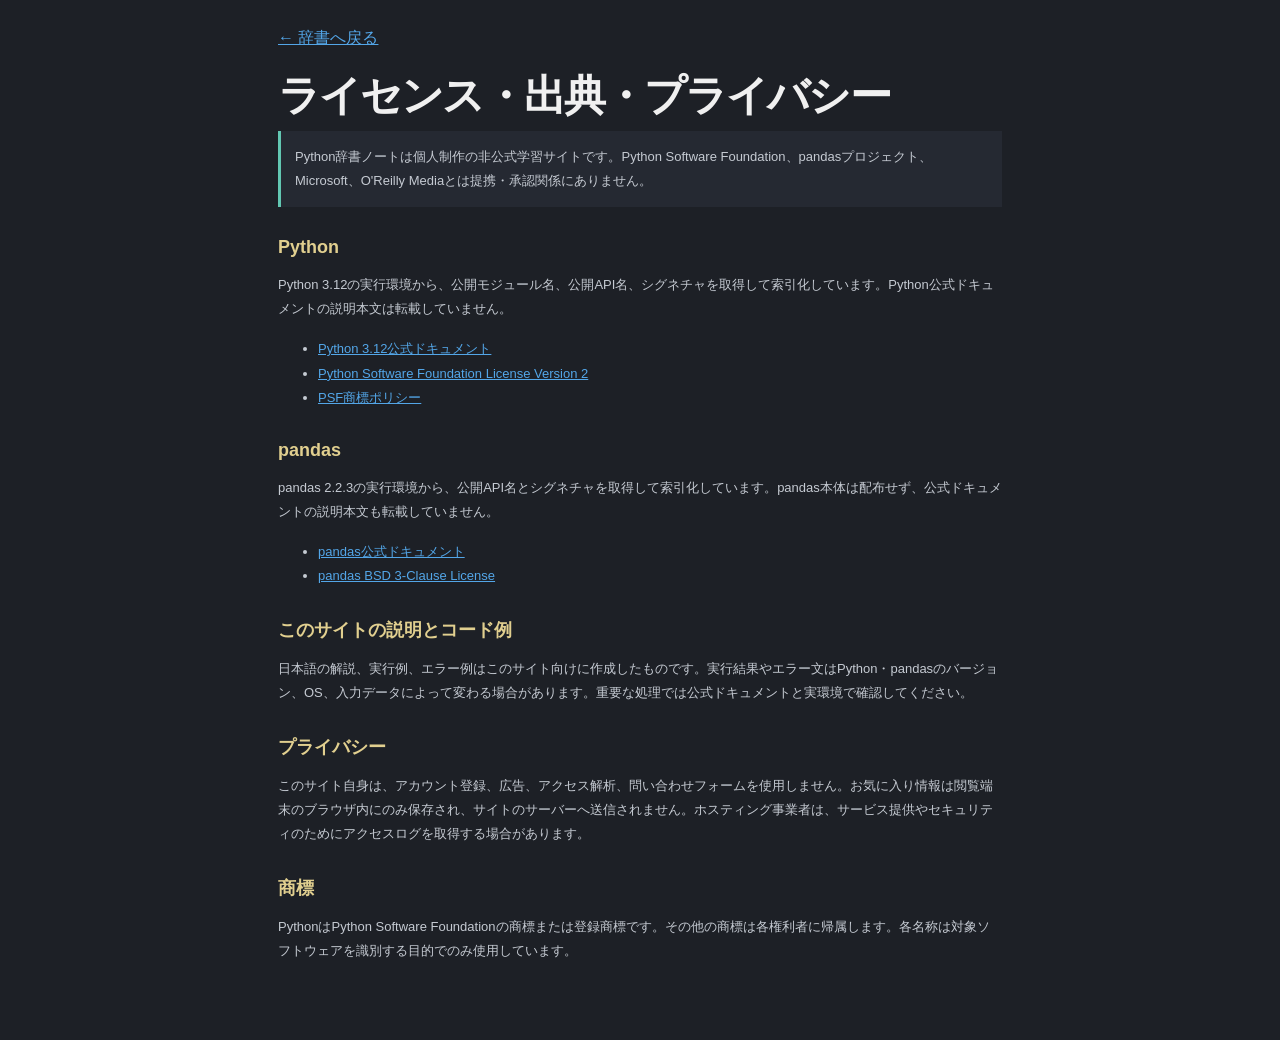
<file: python/legal.html>
<!doctype html>
<html lang="ja">
  <head>
    <meta charset="UTF-8" />
    <meta name="viewport" content="width=device-width, initial-scale=1, viewport-fit=cover" />
    <meta name="theme-color" content="#17191d" />
    <title>ライセンス・出典・プライバシー | Python辞書ノート</title>
    <link rel="stylesheet" href="./styles.css" />
    <style>
      .legal-page { max-width: 760px; margin: 0 auto; padding: 28px 18px 64px; }
      .legal-page a { color: var(--blue-bright); }
      .legal-page h1 { font-size: clamp(28px, 8vw, 42px); }
      .legal-page h2 { margin-top: 30px; color: var(--yellow); font-size: 18px; }
      .legal-page p, .legal-page li { color: #c5cad2; font-size: 13px; line-height: 1.85; }
      .legal-page .back { display: inline-block; margin-bottom: 24px; }
      .legal-page .notice { padding: 14px; border-left: 3px solid var(--cyan); background: var(--surface); }
    </style>
  </head>
  <body>
    <main class="legal-page">
      <a class="back" href="./">← 辞書へ戻る</a>
      <h1>ライセンス・出典・プライバシー</h1>

      <p class="notice">Python辞書ノートは個人制作の非公式学習サイトです。Python Software Foundation、pandasプロジェクト、Microsoft、O'Reilly Mediaとは提携・承認関係にありません。</p>

      <h2>Python</h2>
      <p>Python 3.12の実行環境から、公開モジュール名、公開API名、シグネチャを取得して索引化しています。Python公式ドキュメントの説明本文は転載していません。</p>
      <ul>
        <li><a href="https://docs.python.org/3.12/" rel="noreferrer">Python 3.12公式ドキュメント</a></li>
        <li><a href="https://docs.python.org/3.12/license.html" rel="noreferrer">Python Software Foundation License Version 2</a></li>
        <li><a href="https://www.python.org/psf/trademarks/" rel="noreferrer">PSF商標ポリシー</a></li>
      </ul>

      <h2>pandas</h2>
      <p>pandas 2.2.3の実行環境から、公開API名とシグネチャを取得して索引化しています。pandas本体は配布せず、公式ドキュメントの説明本文も転載していません。</p>
      <ul>
        <li><a href="https://pandas.pydata.org/docs/" rel="noreferrer">pandas公式ドキュメント</a></li>
        <li><a href="https://github.com/pandas-dev/pandas/blob/main/LICENSE" rel="noreferrer">pandas BSD 3-Clause License</a></li>
      </ul>

      <h2>このサイトの説明とコード例</h2>
      <p>日本語の解説、実行例、エラー例はこのサイト向けに作成したものです。実行結果やエラー文はPython・pandasのバージョン、OS、入力データによって変わる場合があります。重要な処理では公式ドキュメントと実環境で確認してください。</p>

      <h2>プライバシー</h2>
      <p>このサイト自身は、アカウント登録、広告、アクセス解析、問い合わせフォームを使用しません。お気に入り情報は閲覧端末のブラウザ内にのみ保存され、サイトのサーバーへ送信されません。ホスティング事業者は、サービス提供やセキュリティのためにアクセスログを取得する場合があります。</p>

      <h2>商標</h2>
      <p>PythonはPython Software Foundationの商標または登録商標です。その他の商標は各権利者に帰属します。各名称は対象ソフトウェアを識別する目的でのみ使用しています。</p>
    </main>
  </body>
</html>
</file>
<file: hub.css>
:root{color-scheme:dark;--bg:#17191d;--panel:#22262d;--text:#e5e9ef;--muted:#a8b0bd;--line:#383f49;--accent:#80cbb9}
.subject.reminder{--accent:#d9b5ed}@media(min-width:760px){.subject.reminder{grid-column:2}}
.subject.mac{--accent:#b7a6ef}@media(min-width:760px){nav.subjects{grid-template-columns:repeat(2,minmax(0,1fr))}}
*{box-sizing:border-box}body{margin:0;background:radial-gradient(ellipse at top right,#243039 0,transparent 55%),var(--bg);color:var(--text);font:16px/1.65 -apple-system,BlinkMacSystemFont,"Segoe UI","Noto Sans JP",sans-serif;min-height:100vh}a{color:var(--accent)}button,input{font:inherit}button{color:inherit}a,button,input{-webkit-tap-highlight-color:transparent}:focus-visible{outline:3px solid #9ed9ff;outline-offset:5px}.hub{max-width:940px;margin:auto;padding:calc(40px + env(safe-area-inset-top)) 22px calc(32px + env(safe-area-inset-bottom))}.intro{margin-bottom:30px}.eyebrow{color:var(--accent);font:600 11px/1.5 ui-monospace,monospace;letter-spacing:.15em;margin:0 0 10px}h1{font-size:clamp(30px,5vw,44px);line-height:1.35;letter-spacing:-.035em;margin:0 0 14px}.cursor{color:var(--accent)}.lead{color:var(--muted);margin:0}.subjects{display:grid;gap:14px}.subject{--accent:#80cbb9;display:flex;align-items:flex-start;gap:18px;padding:22px 20px;border:1px solid var(--line);border-radius:18px;background:var(--panel);color:var(--text);text-decoration:none;transition:border-color .15s,transform .15s}.subject:hover{border-color:var(--accent);transform:translateY(-2px)}.subject-icon{display:grid;place-items:center;flex-shrink:0;width:48px;height:48px;border-radius:12px;background:#171c23;color:var(--accent);font:700 23px/1 ui-monospace,monospace}.subject-content{flex:1}.subject h2{font-size:24px;line-height:1.2;margin:2px 0 12px}.subject .eyebrow{display:block;margin:0}.description{color:#c5cbd5;font-size:14px;display:block}.tags{display:block;color:var(--muted);font:12px/1.7 ui-monospace,monospace;margin-top:16px}.arrow{color:var(--accent);font-size:20px}.python{--accent:#e3c580}.c{--accent:#91b6ed}footer{margin-top:28px;color:var(--muted);font-size:12px}footer a{display:inline-block;padding:12px 0}.back{display:inline-block;min-height:44px;padding:8px 0;margin-bottom:20px}.search-label{display:block;margin:24px 0 8px;color:var(--muted)}input[type=search]{width:100%;padding:14px;background:var(--panel);border:1px solid var(--line);border-radius:10px;color:var(--text)}.count{font-size:13px;color:var(--muted)}.entry{margin:14px 0;border:1px solid var(--line);background:var(--panel);border-radius:12px;overflow:hidden}.entry summary{padding:18px;cursor:pointer;min-height:64px}.entry summary strong{font-size:18px}.entry summary span{font-size:13px;color:var(--muted);margin-left:10px}.entry-body{padding:0 18px 20px}.entry h3{font-size:15px;margin:24px 0 8px}.entry pre{background:#14171c;padding:15px;border-radius:8px;overflow:auto;line-height:1.65;font-size:13px}.entry p{font-size:14px}.code-keyword{color:#91b6ed}.code-string{color:#e3b28d}.code-number{color:#a5cba7}.code-comment{color:#8fac85}[hidden]{display:none!important}@media(min-width:760px){.hub{padding-top:68px}.intro{margin-bottom:40px}.subjects{grid-template-columns:repeat(3,1fr)}.subject{display:block;position:relative;min-height:280px}.subject-icon{margin-bottom:24px}.arrow{position:absolute;right:22px;top:22px}.subject h2{margin-top:5px}.dictionary{max-width:780px}}@media(prefers-reduced-motion:reduce){.subject{transition:none}}
</file>
<file: born2beroot/styles.css>
.dictionary{max-width:860px}h2{margin:36px 0 14px;font-size:1.35rem}section{scroll-margin-top:20px}.jump-links,.groups{display:flex;gap:8px;flex-wrap:wrap}.jump-links a,.groups button,.search-row button{border:1px solid var(--line);background:var(--panel);border-radius:9px;padding:10px 13px;min-height:44px;text-decoration:none}.jump-links{margin-bottom:22px}.groups{margin-top:12px}.groups button{cursor:pointer;font-size:14px}.groups button[aria-pressed=true]{background:#29473f;color:#c6ffee;border-color:#80cbb9}.search-panel{margin-top:16px}.search-panel label{font-size:14px;color:var(--muted)}.search-row{display:flex;gap:8px;align-items:stretch}.search-row input{min-width:0;flex:1;margin:6px 0}.search-row button{align-self:center;cursor:pointer;white-space:nowrap}.entry summary{display:flex;gap:10px;align-items:center;flex-wrap:wrap;list-style:none}.entry summary::-webkit-details-marker{display:none}.entry summary:before{content:'›';color:var(--accent);font-size:24px}.entry[open] summary:before{content:'⌄'}.entry summary strong{font-family:ui-monospace,monospace;color:#dcdcaa}.entry summary small{display:block;flex-basis:100%;color:var(--muted);font-size:14px}.entry summary .badge{margin-left:auto;font-size:12px;border:1px solid #3d5c50;border-radius:20px;padding:3px 9px;color:#a9dcc2}.entry summary .change{color:#f2d391;border-color:#71603c}.entry-body{overflow-wrap:anywhere}.entry-body h3{color:#9cdcfe}.codebox{position:relative}.codebox pre{padding-top:48px}.copy{position:absolute;right:5px;top:5px;background:#28303b;border:1px solid #49515d;border-radius:7px;min-height:38px;padding:6px 12px;cursor:pointer}.entry pre code{color:#ce9178}.parts{margin:0}.parts dt{font-family:ui-monospace,monospace;color:#9cdcfe;margin-top:9px}.parts dd{margin:2px 0 8px;font-size:14px;color:#d2d7df}.guide{border:1px solid var(--line);background:#20242b;border-radius:12px;margin:16px 0;overflow:hidden}.guide summary{padding:16px;cursor:pointer;min-height:52px;font-weight:600}.guide-body{padding:0 18px 18px;overflow-wrap:anywhere}.guide-body p,section>p{font-size:15px}.guide-body pre{overflow-x:auto;background:#14171c;padding:16px;border-radius:8px;font-size:13px;line-height:1.7}.guide-body dt{color:#9cdcfe}.guide-body dd{margin:4px 0 12px}p code{color:#dcdcaa;overflow-wrap:anywhere}.table-scroll{overflow-x:auto;border:1px solid var(--line);border-radius:10px}table{border-collapse:collapse;min-width:600px;width:100%;font-size:14px}th,td{text-align:left;padding:12px;border-bottom:1px solid var(--line)}th{color:#9cdcfe}td code{color:#ce9178}.copy-status{position:fixed;bottom:16px;left:50%;transform:translateX(-50%);background:#263c34;border-radius:10px;padding:10px 16px;max-width:90vw;z-index:10}.copy-status:empty{display:none}.empty{padding:24px;border:1px dashed var(--line);border-radius:12px}footer p{overflow-wrap:anywhere}@media(max-width:400px){.hub{padding-left:14px;padding-right:14px}.entry-body{padding-left:14px;padding-right:14px}.entry summary .badge{margin-left:0}}

.action{border-top:1px solid var(--line);padding-top:8px;margin-top:18px}.action h4{font-size:15px;color:#dcdcaa;margin-bottom:8px}#practice details{scroll-margin-top:16px}#practice h3{font-size:16px;color:#9cdcfe;margin-top:26px}#practice .codebox pre{padding-top:48px}.oral{border-left:3px solid var(--accent);padding-left:12px}
</file>
<file: mac/styles.css>
:root{--accent:#c0b0f3}.dictionary{max-width:820px}.hub{padding-top:22px}h1{font-size:clamp(26px,5vw,38px)}h1 span{color:var(--accent)}.quick,.search-actions,.filters{display:flex;gap:8px;flex-wrap:wrap}.quick{margin:24px 0}.quick a,.filters button,.search-actions button,.copy,.favorite,.related a{padding:10px 13px;min-height:44px;border:1px solid var(--line);border-radius:9px;background:var(--panel);color:var(--text);text-decoration:none;font-size:13px;cursor:pointer}.quick a{color:var(--accent)}.intro-note,.more{border:1px solid var(--line);border-radius:12px;padding:0 16px;background:#1d2128;margin:20px 0}.intro-note summary{padding:16px 0;cursor:pointer;font-size:14px}.intro-note p,.more p{font-size:14px;color:var(--muted)}.intro-note code{color:var(--text);overflow-wrap:anywhere}.search-panel{padding:16px 0}.search-panel label{display:block;font-size:13px;color:var(--muted);margin-bottom:8px}.search-actions{margin-top:10px}.filters button[aria-pressed=true],.search-actions button[aria-pressed=true]{background:#39324d;border-color:var(--accent);color:#f0eaff}.filters{margin:8px 0 16px}.entry{scroll-margin-top:16px}.entry summary{padding:18px;display:flex;align-items:center;gap:12px;list-style:none}.entry summary::-webkit-details-marker{display:none}.entry summary::after{content:'+';color:var(--accent);margin-left:auto;font-size:24px}.entry[open] summary::after{content:'−'}.entry summary strong{font-family:ui-monospace,monospace;overflow-wrap:anywhere}.entry summary span{margin:4px 0 0;display:block;font-size:13px;line-height:1.6}.entry summary .category{color:var(--accent);font-size:11px;margin:0 0 4px}.entry-body{border-top:1px solid var(--line);padding-top:18px}.entry-body p{overflow-wrap:anywhere}.entry-body h3{color:#d5c9ff}.tools{display:flex;gap:8px;align-items:center;flex-wrap:wrap}.effect{color:var(--muted);font-size:12px}.favorite[aria-pressed=true]{color:#f2d48c}.code-row{display:flex;justify-content:space-between;align-items:center;gap:12px}.code-row h3{margin:18px 0 8px}.copy{flex-shrink:0}.entry pre{white-space:pre-wrap;overflow-wrap:anywhere;word-break:normal}.entry pre code{font:13px/1.7 ui-monospace,monospace}.entry .terminal{color:#c6dbc5}.entry .error{border-left:3px solid #d99595}.tokens{margin:0}.tokens dt{font-family:ui-monospace,monospace;color:#a8c9f5;overflow-wrap:anywhere}.tokens dd{margin:4px 0 14px;color:#c5cbd5;font-size:14px}.related{display:flex;gap:8px;flex-wrap:wrap}.more h2{font-size:18px}.feedback:empty{display:none}.feedback{position:fixed;bottom:calc(12px + env(safe-area-inset-bottom));left:16px;right:16px;max-width:640px;margin:auto;padding:12px 16px;background:#3b3450;border:1px solid var(--accent);border-radius:10px;z-index:10;font-size:14px}.manual{color:var(--muted)}@media(max-width:360px){.hub{padding-left:16px;padding-right:16px}.entry summary{padding:14px}.entry-body{padding:14px}}
</file>
<file: python/styles.css>
:root {
  color-scheme: dark;
  --bg: #1d2026;
  --bg-deep: #17191d;
  --surface: #252932;
  --surface-raised: #2d323d;
  --border: #3d4450;
  --text: #d8dce3;
  --muted: #9ca3af;
  --blue: #1683c7;
  --blue-bright: #53a6e8;
  --cyan: #62c7b2;
  --yellow: #e1cf8f;
  --orange: #d49a7c;
  --purple: #bd91c7;
  --green: #78a965;
  --red: #ef6262;
  --shadow: 0 22px 55px rgba(0, 0, 0, 0.42);
  font-family: Inter, "Noto Sans JP", "Hiragino Kaku Gothic ProN", "Yu Gothic", sans-serif;
  background: var(--bg);
  color: var(--text);
}

* { box-sizing: border-box; }
html { scroll-behavior: smooth; }
body { margin: 0; min-width: 320px; background: var(--bg); color: var(--text); }
button, input { font: inherit; }
button, a { -webkit-tap-highlight-color: transparent; }
button { color: inherit; }

.app-shell { min-height: 100dvh; padding-bottom: calc(76px + env(safe-area-inset-bottom)); }
.topbar {
  position: sticky; top: 0; z-index: 30; height: 58px; padding: 0 14px;
  display: grid; grid-template-columns: 44px 1fr 44px; align-items: center;
  background: color-mix(in srgb, var(--bg-deep) 94%, transparent); border-bottom: 1px solid var(--border);
  backdrop-filter: blur(14px);
}
.brand { justify-self: center; display: flex; align-items: center; gap: 8px; color: var(--text); text-decoration: none; }
.brand-mark { color: var(--cyan); font: 700 17px/1 "SFMono-Regular", Consolas, monospace; }
.brand strong { display: block; font-size: 14px; line-height: 1.1; letter-spacing: .02em; }
.brand small { display: block; margin-top: 2px; color: var(--muted); font-size: 9px; letter-spacing: .13em; text-transform: uppercase; }
.icon-button { width: 44px; height: 44px; border: 0; background: transparent; display: grid; place-content: center; cursor: pointer; }
#menuButton { gap: 4px; }
#menuButton span { display: block; width: 20px; height: 2px; border-radius: 2px; background: var(--text); }
.star-button { font-size: 26px; color: var(--yellow); }

.hero { position: relative; overflow: hidden; padding: 42px 18px 30px; border-bottom: 1px solid var(--border); }
.hero::before {
  content: ""; position: absolute; width: 240px; height: 240px; right: -110px; top: -90px;
  background: radial-gradient(circle, rgba(0,122,204,.2), transparent 68%); pointer-events: none;
}
.eyebrow, .section-kicker { margin: 0 0 12px; color: var(--muted); font: 650 10px/1.4 "SFMono-Regular", Consolas, monospace; letter-spacing: .13em; }
.eyebrow span { display: inline-block; width: 7px; height: 7px; margin-right: 7px; border-radius: 50%; background: var(--cyan); box-shadow: 0 0 0 4px rgba(78,201,176,.12); }
h1 { margin: 0; color: #f0f0f0; font-size: clamp(34px, 11vw, 52px); line-height: 1.08; letter-spacing: -.045em; }
h1 em { color: var(--blue-bright); font-style: normal; }
.hero-copy { max-width: 42rem; margin: 18px 0 26px; color: #bcbcbc; font-size: 14px; line-height: 1.8; }
.search-box label { display: block; margin-bottom: 8px; color: var(--muted); font-size: 11px; }
.search-input-wrap {
  min-height: 54px; display: grid; grid-template-columns: 30px 1fr auto; align-items: center; padding: 0 12px;
  background: var(--surface); border: 1px solid #555; border-radius: 8px; box-shadow: 0 9px 26px rgba(0,0,0,.2);
}
.search-input-wrap:focus-within { border-color: var(--blue-bright); box-shadow: 0 0 0 2px rgba(55,148,255,.16); }
.search-input-wrap > span { color: var(--blue-bright); font-size: 26px; transform: rotate(-15deg); }
.search-input-wrap input { width: 100%; min-width: 0; border: 0; outline: 0; background: transparent; color: var(--text); font-size: 15px; }
.search-input-wrap input::placeholder { color: #858585; }
kbd { padding: 4px 6px; border: 1px solid #555; border-bottom-width: 2px; border-radius: 4px; color: var(--muted); background: var(--bg-deep); font-size: 10px; }
.quick-links { display: flex; gap: 7px; margin-top: 12px; overflow-x: auto; scrollbar-width: none; }
.quick-links::-webkit-scrollbar { display: none; }
.quick-links button { min-height: 36px; padding: 0 12px; white-space: nowrap; border: 1px solid var(--border); border-radius: 18px; background: var(--surface); color: #c9c9c9; font: 12px "SFMono-Regular", Consolas, monospace; }

.module-section { padding: 30px 14px 34px; background: #19191a; border-bottom: 1px solid var(--border); }
.module-heading { align-items: start; }
.section-description { max-width: 54rem; margin: -4px 4px 18px; color: var(--muted); font-size: 12px; line-height: 1.8; }
.csv-path { margin: 0 0 18px; padding: 16px; border: 1px solid #35536a; border-radius: 10px; background: linear-gradient(145deg, rgba(0,122,204,.14), rgba(78,201,176,.04)); }
.csv-path-copy { display: flex; align-items: center; gap: 12px; }
.csv-icon { display: grid; width: 48px; height: 48px; place-items: center; flex: none; border-radius: 8px; background: var(--blue); color: white; font: 700 12px "SFMono-Regular", Consolas, monospace; }
.csv-path-copy p { margin: 0 0 4px; color: var(--cyan); font: 9px "SFMono-Regular", Consolas, monospace; letter-spacing: .12em; }
.csv-path-copy h3 { margin: 0; color: #eee; font-size: 14px; }
.csv-path-steps { display: grid; grid-template-columns: 1fr; gap: 7px; margin-top: 14px; }
.csv-path-steps button { min-height: 58px; padding: 9px 11px; display: grid; grid-template-columns: 28px 1fr; grid-template-rows: auto auto; column-gap: 8px; border: 1px solid var(--border); border-radius: 6px; background: #202123; text-align: left; }
.csv-path-steps button > span { grid-row: 1 / 3; align-self: center; color: var(--blue-bright); font: 10px "SFMono-Regular", Consolas, monospace; }
.csv-path-steps strong { color: var(--yellow); font: 12px "SFMono-Regular", Consolas, monospace; }
.csv-path-steps small { margin-top: 3px; color: var(--muted); font-size: 10px; }
.module-tools { position: sticky; top: 58px; z-index: 18; margin: 0 -14px 14px; padding: 10px 14px 9px; background: rgba(25,25,26,.97); border-top: 1px solid var(--border); border-bottom: 1px solid var(--border); backdrop-filter: blur(12px); }
.module-search { min-height: 48px; display: grid; grid-template-columns: 28px 1fr; align-items: center; padding: 0 11px; border: 1px solid #4b4b4b; border-radius: 7px; background: var(--surface); }
.module-search:focus-within { border-color: var(--blue-bright); box-shadow: 0 0 0 2px rgba(55,148,255,.13); }
.module-search > span { color: var(--blue-bright); font-size: 20px; }
.module-search input { min-width: 0; width: 100%; border: 0; outline: 0; background: transparent; color: var(--text); font-size: 13px; }
.module-category-list, .api-filter-list { display: flex; gap: 7px; margin-top: 9px; overflow-x: auto; scrollbar-width: none; }
.module-category-list::-webkit-scrollbar, .api-filter-list::-webkit-scrollbar { display: none; }
.module-category-list button, .api-filter-list button { min-height: 34px; padding: 0 11px; flex: none; border: 1px solid var(--border); border-radius: 17px; background: #232324; color: var(--muted); font-size: 10px; }
.module-category-list button.active, .api-filter-list button.active { border-color: var(--blue); background: rgba(0,122,204,.18); color: white; }
.module-grid { display: grid; grid-template-columns: repeat(2, minmax(0, 1fr)); gap: 8px; }
.module-card { min-height: 126px; padding: 13px; display: flex; flex-direction: column; border: 1px solid var(--border); border-radius: 8px; background: linear-gradient(145deg, var(--surface), #212122); text-align: left; cursor: pointer; }
.module-card.featured { border-color: #35536a; background: linear-gradient(145deg, #252a2d, #202123); }
.module-card:active { transform: scale(.99); border-color: var(--blue); }
.module-card-top { display: flex; align-items: center; justify-content: space-between; gap: 6px; }
.module-card .module-source { padding: 3px 5px; border-radius: 3px; color: var(--cyan); background: rgba(78,201,176,.08); font-size: 8px; }
.module-card .module-arrow { color: var(--blue-bright); font-size: 18px; }
.module-card h3 { margin: 12px 0 6px; overflow-wrap: anywhere; color: var(--yellow); font: 650 14px/1.25 "SFMono-Regular", Consolas, monospace; }
.module-card p { margin: 0; display: -webkit-box; overflow: hidden; color: #aeadad; font-size: 10px; line-height: 1.55; -webkit-line-clamp: 2; -webkit-box-orient: vertical; }
.module-card-counts { margin-top: auto; padding-top: 10px; display: flex; gap: 7px; color: #7f7f7f; font: 8px "SFMono-Regular", Consolas, monospace; }
.module-card-counts b { color: #bdbdbd; font-weight: 500; }
.catalog-scope { margin: 16px 2px 0; color: #747474; font-size: 9px; line-height: 1.65; }
.module-empty { margin-top: 14px; }

.learning-section { padding: 26px 14px 6px; background: #1b1b1c; border-bottom: 1px solid var(--border); }
.learning-grid { display: grid; grid-template-columns: repeat(2, minmax(0, 1fr)); gap: 9px; }
.learning-grid article { min-height: 138px; padding: 14px; border: 1px solid var(--border); border-radius: 8px; background: var(--surface); }
.learning-grid article > span { display: inline-grid; width: 27px; height: 27px; place-items: center; border-radius: 4px; color: var(--blue-bright); background: rgba(55,148,255,.09); font: 10px "SFMono-Regular", Consolas, monospace; }
.learning-grid h3 { margin: 12px 0 7px; color: #eee; font-size: 13px; }
.learning-grid p { margin: 0; color: var(--muted); font-size: 11px; line-height: 1.65; }
.result-section { padding: 26px 14px 24px; }
.section-heading { display: flex; align-items: end; justify-content: space-between; gap: 12px; margin: 0 4px 16px; }
.section-heading h2 { margin: 0; color: #eee; font-size: 19px; }
.section-heading > span { flex: none; color: var(--muted); font-size: 11px; }
.result-grid { display: grid; gap: 11px; }
.entry-card {
  width: 100%; min-height: 120px; padding: 16px; text-align: left; border: 1px solid var(--border); border-radius: 9px;
  background: linear-gradient(145deg, var(--surface), #222223); box-shadow: 0 8px 22px rgba(0,0,0,.12); cursor: pointer;
}
.entry-card:active { transform: scale(.99); border-color: var(--blue); }
.card-meta { display: flex; justify-content: space-between; align-items: center; gap: 8px; margin-bottom: 10px; }
.type-badge { padding: 4px 7px; border-radius: 4px; color: var(--cyan); background: rgba(78,201,176,.09); font-size: 10px; }
.card-star { color: var(--yellow); font-size: 19px; }
.entry-card h3 { margin: 0 0 7px; color: var(--yellow); font: 650 17px/1.3 "SFMono-Regular", Consolas, monospace; }
.entry-card p { margin: 0; color: #b7b7b7; font-size: 13px; line-height: 1.65; }
.card-path { display: block; margin-top: 11px; color: #777; font: 10px "SFMono-Regular", Consolas, monospace; }
.empty-state { padding: 48px 20px; text-align: center; border: 1px dashed #555; border-radius: 10px; }
.empty-state > span { color: var(--blue-bright); font-size: 38px; }
.empty-state h2 { margin: 10px 0 8px; font-size: 18px; }
.empty-state p { color: var(--muted); font-size: 13px; line-height: 1.6; }
.empty-state button { min-height: 44px; padding: 0 18px; border: 0; border-radius: 5px; background: var(--blue); }

.bottom-nav {
  position: fixed; z-index: 25; left: 0; right: 0; bottom: 0; height: calc(64px + env(safe-area-inset-bottom));
  display: grid; grid-template-columns: repeat(4, 1fr); padding-bottom: env(safe-area-inset-bottom);
  border-top: 1px solid var(--border); background: rgba(24,24,24,.97); backdrop-filter: blur(12px);
}
.bottom-nav a, .bottom-nav button { border: 0; background: transparent; color: var(--muted); text-decoration: none; display: flex; flex-direction: column; align-items: center; justify-content: center; gap: 3px; font-size: 10px; }
.bottom-nav span { font-size: 20px; line-height: 1; }
.bottom-nav .active { color: var(--blue-bright); }

.site-footer { padding: 24px 18px calc(88px + env(safe-area-inset-bottom)); border-top: 1px solid var(--border); background: var(--bg-deep); }
.site-footer p { max-width: 54rem; margin: 5px auto; color: var(--muted); font-size: 10px; line-height: 1.7; }
.site-footer strong { color: var(--text); }
.site-footer a { color: var(--blue-bright); }

.drawer { position: fixed; z-index: 60; inset: 0 auto 0 0; width: min(84vw, 330px); padding: env(safe-area-inset-top) 0 env(safe-area-inset-bottom); background: var(--surface); border-right: 1px solid #555; box-shadow: var(--shadow); transform: translateX(-105%); transition: transform .2s ease; }
.drawer.open { transform: translateX(0); }
.drawer-head { height: 58px; padding: 0 14px 0 18px; display: flex; align-items: center; justify-content: space-between; border-bottom: 1px solid var(--border); }
.drawer-head p { color: var(--muted); font: 11px "SFMono-Regular", Consolas, monospace; letter-spacing: .1em; }
.plain-button { width: 44px; height: 44px; border: 0; background: transparent; font-size: 25px; }
.drawer nav { padding: 12px 8px; }
.tree-item { width: 100%; min-height: 46px; padding: 0 12px; border: 0; border-left: 2px solid transparent; background: transparent; text-align: left; color: #c9c9c9; }
.tree-item span { display: inline-block; width: 24px; color: var(--muted); text-align: center; }
.tree-item.active { border-left-color: var(--blue-bright); background: #37373d; color: white; }
.drawer-note { position: absolute; left: 16px; right: 16px; bottom: calc(20px + env(safe-area-inset-bottom)); padding: 14px; border: 1px solid var(--border); border-radius: 6px; display: flex; gap: 10px; }
.drawer-note p { margin: 0; color: var(--muted); font-size: 11px; line-height: 1.6; }
.status-dot { flex: none; width: 8px; height: 8px; margin-top: 4px; border-radius: 50%; background: var(--cyan); box-shadow: 0 0 0 4px rgba(78,201,176,.1); }
.scrim { position: fixed; z-index: 55; inset: 0; background: rgba(0,0,0,.58); }

.entry-dialog { width: 100%; max-width: 720px; height: 100dvh; max-height: 100dvh; margin: 0; padding: 0; border: 0; background: var(--bg); color: var(--text); }
.entry-dialog::backdrop { background: rgba(0,0,0,.72); }
.entry-dialog article { height: 100%; display: flex; flex-direction: column; }
.module-dialog { width: 100%; max-width: 760px; height: 100dvh; max-height: 100dvh; margin: 0; padding: 0; border: 0; background: var(--bg); color: var(--text); }
.module-dialog::backdrop { background: rgba(0,0,0,.72); }
.module-dialog article { height: 100%; display: flex; flex-direction: column; }
.module-dialog-header > button { width: 44px; height: 44px; flex: none; border: 0; background: transparent; color: var(--text); font-size: 25px; }
.module-dialog-scroll { flex: 1; overflow-y: auto; padding: 18px 14px calc(36px + env(safe-area-inset-bottom)); }
.module-intro > p { margin: 0 0 13px; color: #c6c6c6; font-size: 13px; line-height: 1.8; }
.module-import-row { min-height: 48px; display: grid; grid-template-columns: 1fr auto; align-items: center; border-left: 3px solid var(--blue); background: var(--surface); }
.module-import-row code { padding: 0 13px; overflow-x: auto; color: var(--yellow); font: 12px "SFMono-Regular", Consolas, monospace; white-space: nowrap; }
.module-import-row button { align-self: stretch; min-width: 70px; border: 0; border-left: 1px solid var(--border); background: transparent; color: var(--muted); font-size: 10px; }
.api-overview { display: grid; grid-template-columns: repeat(3, 1fr); gap: 7px; margin: 16px 0 12px; }
.api-overview div { min-height: 58px; padding: 9px; border: 1px solid var(--border); border-radius: 6px; background: #202021; }
.api-overview strong { display: block; color: var(--cyan); font: 17px "SFMono-Regular", Consolas, monospace; }
.api-overview span { color: var(--muted); font-size: 9px; }
.api-search { position: sticky; top: 0; z-index: 3; }
.api-filter-list { margin: 9px 0 0; padding-bottom: 3px; }
.api-result-count { margin: 12px 2px 8px; color: var(--muted); font-size: 10px; }
.api-list { display: grid; gap: 7px; }
.api-item { border: 1px solid var(--border); border-radius: 6px; background: #202021; }
.api-item summary { min-height: 52px; padding: 8px 11px; }
.api-item summary::before { margin-right: 7px; }
.api-item-name { min-width: 0; display: flex; align-items: center; gap: 7px; overflow-wrap: anywhere; color: var(--yellow); font: 11px/1.45 "SFMono-Regular", Consolas, monospace; }
.api-kind { padding: 3px 5px; flex: none; border-radius: 3px; background: rgba(55,148,255,.1); color: var(--blue-bright); font: 8px "SFMono-Regular", Consolas, monospace; }
.api-item-body { padding: 0 12px 13px 33px; }
.api-signature { margin: 0 0 8px; padding: 8px; overflow-x: auto; background: #151515; color: var(--cyan); font: 10px/1.55 "SFMono-Regular", Consolas, monospace; white-space: pre-wrap; overflow-wrap: anywhere; }
.api-summary { margin: 0; color: #d4d4d4; font-size: 14px; line-height: 1.9; overflow-wrap: anywhere; }
.api-item-body h4 { margin: 22px 0 8px; color: var(--blue, #9cdcfe); font-size: 14px; }
.api-item-body .api-signature { white-space: pre-wrap; overflow-wrap: anywhere; font-size: 12px; line-height: 1.8; }
.lesson-status { color: #89d5b3; font-size: 12px; line-height: 1.7; }
.lesson-status.pending { color: #d7ba7d; }
#globalSearchGrid .module-card { text-align: left; }
#globalSearchGrid h3 { overflow-wrap: anywhere; }
#globalSearchCount { font-size: 14px; line-height: 1.7; }
#moreSearchResults, #clearGlobalSearch { min-height: 44px; margin: 12px 8px 0 0; padding: 10px 14px; border: 1px solid var(--border); border-radius: 6px; background: #252526; color: #d4d4d4; }
@media(max-width:600px) { #globalSearchGrid { grid-template-columns: minmax(0, 1fr); } #globalSearchGrid .module-card p { font-size: 14px; line-height: 1.8; } }
.api-empty { padding: 30px 14px; }
.dialog-header { min-height: calc(68px + env(safe-area-inset-top)); padding: calc(10px + env(safe-area-inset-top)) 12px 10px 16px; display: flex; align-items: center; justify-content: space-between; gap: 12px; border-bottom: 1px solid var(--border); background: var(--bg-deep); }
.dialog-header p { margin: 0 0 5px; color: var(--muted); font: 10px "SFMono-Regular", Consolas, monospace; }
.dialog-header h2 { margin: 0; color: var(--yellow); font: 650 19px "SFMono-Regular", Consolas, monospace; }
.dialog-actions { display: flex; }
.dialog-actions button { width: 44px; height: 44px; border: 0; background: transparent; font-size: 25px; }
#favoriteEntryButton { color: var(--yellow); }
.dialog-scroll { flex: 1; overflow-y: auto; padding: 20px 14px calc(36px + env(safe-area-inset-bottom)); }
.entry-summary { margin: 0 0 15px; color: #ccc; font-size: 14px; line-height: 1.8; }
.signature { padding: 13px 14px; overflow-x: auto; border-left: 3px solid var(--blue); background: var(--surface); color: var(--yellow); font: 13px "SFMono-Regular", Consolas, monospace; white-space: nowrap; }
.mode-tabs { display: grid; grid-template-columns: 1fr 1fr; margin: 20px 0 0; border-bottom: 1px solid var(--border); }
.mode-tabs button { min-height: 48px; border: 0; border-bottom: 2px solid transparent; background: transparent; color: var(--muted); }
.mode-tabs button.active { border-bottom-color: var(--blue-bright); color: white; background: rgba(55,148,255,.06); }
.code-panel { margin-bottom: 18px; border: 1px solid var(--border); border-top: 0; background: #1b1b1b; }
.panel-title { min-height: 40px; padding-left: 12px; display: flex; align-items: center; justify-content: space-between; color: var(--cyan); background: var(--surface); font: 10px "SFMono-Regular", Consolas, monospace; letter-spacing: .08em; }
.panel-title button { min-width: 72px; height: 40px; border: 0; border-left: 1px solid var(--border); background: transparent; color: var(--muted); font-size: 11px; }
.error-title { color: var(--red); }
pre { margin: 0; overflow-x: auto; scrollbar-width: thin; }
.code-panel > pre, .fix-box pre { padding: 16px 14px; color: #dcdcdc; font: 12.5px/1.75 "SFMono-Regular", Consolas, monospace; tab-size: 4; }
.terminal { border-top: 1px solid var(--border); background: #111; }
.terminal p { margin: 0; padding: 9px 12px; border-bottom: 1px solid #2d2d2d; color: var(--muted); font-size: 10px; }
.terminal p span { margin-right: 8px; color: var(--blue-bright); }
.terminal pre { padding: 13px 14px; color: #d7d7d7; font: 12px/1.65 "SFMono-Regular", Consolas, monospace; white-space: pre-wrap; }
.error-terminal pre { color: #ff8d8d; }
.explanation, .problem-box, .fix-box { padding: 14px; border-top: 1px solid var(--border); }
.explanation h3, .problem-box h3, .fix-box h3 { margin: 0 0 7px; color: var(--yellow); font-size: 12px; }
.explanation p, .problem-box p { margin: 0; color: #b7b7b7; font-size: 12px; line-height: 1.75; }
.problem-box { border-left: 3px solid var(--red); background: rgba(241,76,76,.05); }
.problem-box h3 { color: #ff8d8d; }
.fix-box { border-left: 3px solid var(--cyan); }
.fix-box pre { padding: 0; }
details { border-bottom: 1px solid var(--border); }
summary { min-height: 54px; padding: 0 4px; display: flex; align-items: center; cursor: pointer; font-size: 13px; list-style: none; }
summary::before { content: "›"; margin-right: 10px; color: var(--blue-bright); font-size: 22px; transition: transform .15s; }
details[open] summary::before { transform: rotate(90deg); }
.detail-body { padding: 0 8px 17px 28px; color: #b7b7b7; font-size: 12px; line-height: 1.8; }
.detail-body strong { color: var(--yellow); }
.trace-wrap { padding: 0 4px 18px 28px; overflow-x: auto; }
.trace-table { width: 100%; min-width: 500px; border-collapse: collapse; font-size: 11px; }
.trace-table th, .trace-table td { padding: 10px 9px; border: 1px solid var(--border); text-align: left; vertical-align: top; }
.trace-table th { color: var(--cyan); background: var(--surface); font-weight: 600; }
.trace-table td { color: #c4c4c4; background: #1b1b1b; font-family: "SFMono-Regular", Consolas, monospace; }
.flow-list { margin: 0 8px 18px 44px; padding: 0; counter-reset: flow; list-style: none; }
.flow-list li { position: relative; min-height: 44px; padding: 9px 12px; border-left: 2px solid var(--blue); background: var(--surface); color: #c5c5c5; font-size: 12px; line-height: 1.6; }
.flow-list li + li { margin-top: 12px; }
.flow-list li + li::before { content: "↓"; position: absolute; left: -8px; top: -17px; color: var(--blue-bright); background: var(--bg); line-height: 14px; }
.test-list { margin: 0 8px 18px 28px; padding: 0; display: grid; gap: 7px; list-style: none; }
.test-list li { padding: 9px 11px; border: 1px solid var(--border); border-radius: 5px; background: #202021; color: #c3c3c3; font-size: 11px; line-height: 1.55; }
.test-list li::before { content: "□"; margin-right: 8px; color: var(--cyan); }
.detail-body code { padding: 2px 4px; border-radius: 3px; background: #151515; color: var(--yellow); font-family: "SFMono-Regular", Consolas, monospace; }
.related-list { display: flex; gap: 8px; padding: 0 4px 17px 28px; overflow-x: auto; }
.related-list button { flex: none; min-height: 38px; padding: 0 12px; border: 1px solid var(--border); border-radius: 4px; background: var(--surface); color: var(--cyan); font: 11px "SFMono-Regular", Consolas, monospace; }
.toast { position: fixed; z-index: 100; left: 50%; bottom: calc(82px + env(safe-area-inset-bottom)); max-width: calc(100vw - 32px); padding: 10px 14px; border: 1px solid #555; border-radius: 6px; background: #333; box-shadow: var(--shadow); color: white; font-size: 12px; opacity: 0; pointer-events: none; transform: translate(-50%, 12px); transition: .18s ease; }
.toast.show { opacity: 1; transform: translate(-50%, 0); }

@media (min-width: 700px) {
  .app-shell { padding-left: 250px; padding-bottom: 0; }
  .topbar { grid-template-columns: 1fr 44px; padding-left: 22px; }
  #menuButton { display: none; }
  .brand { justify-self: start; }
  .drawer { width: 250px; top: 58px; transform: none; box-shadow: none; }
  .drawer-head { display: none; }
  .scrim, .bottom-nav { display: none !important; }
  .hero { padding: 64px clamp(32px, 7vw, 86px) 46px; }
  .module-section { padding: 38px clamp(32px, 7vw, 86px) 46px; }
  .module-tools { top: 58px; margin-left: calc(clamp(32px, 7vw, 86px) * -1); margin-right: calc(clamp(32px, 7vw, 86px) * -1); padding-left: clamp(32px, 7vw, 86px); padding-right: clamp(32px, 7vw, 86px); }
  .module-grid { grid-template-columns: repeat(4, minmax(0, 1fr)); }
  .csv-path-steps { grid-template-columns: repeat(3, 1fr); }
  .learning-section { padding: 36px clamp(32px, 7vw, 86px) 32px; }
  .learning-grid { grid-template-columns: repeat(4, minmax(0, 1fr)); }
  .result-section { padding: 36px clamp(32px, 7vw, 86px) 60px; }
  .site-footer { padding: 28px clamp(32px, 7vw, 86px) 34px; }
  .result-grid { grid-template-columns: repeat(2, minmax(0, 1fr)); }
  .entry-dialog { height: min(90dvh, 880px); max-height: 880px; margin: auto; border: 1px solid #555; border-radius: 8px; box-shadow: var(--shadow); }
  .module-dialog { height: min(90dvh, 880px); max-height: 880px; margin: auto; border: 1px solid #555; border-radius: 8px; box-shadow: var(--shadow); }
  .dialog-header { min-height: 68px; padding: 10px 12px 10px 20px; }
  .dialog-scroll { padding: 24px 24px 42px; }
  .module-dialog-scroll { padding: 24px 24px 42px; }
}

@media (prefers-reduced-motion: reduce) {
  * { scroll-behavior: auto !important; transition-duration: .01ms !important; }
}
</file>
<file: reminder/styles.css>
.dictionary{max-width:820px}.guide{border:1px solid var(--line);background:var(--panel);border-radius:14px;padding:18px;margin:16px 0}.guide h2{font-size:19px;margin:0 0 12px}.guide summary{cursor:pointer;min-height:44px;display:flex;align-items:center;font-weight:600}.guide summary::before{content:'＋';margin-right:10px;color:var(--accent)}.guide[open] summary::before{content:'−'}.guide p,.guide dd{color:var(--muted);font-size:14px}.guide ul,.guide ol{padding-left:24px}.guide li{margin:12px 0}.guide dt{margin-top:16px;font-weight:600}.guide dd{margin:6px 0}select,button{min-height:44px;padding:10px 12px;border:1px solid var(--line);border-radius:8px;background:var(--panel);color:var(--text);max-width:100%;font:inherit}select{width:100%}button{cursor:pointer}.star-filter{display:flex;align-items:center;gap:10px;min-height:52px;margin:8px 0}.star-filter input{width:20px;height:20px;accent-color:var(--accent)}.theme{margin:34px 0}.theme>h2{font-size:20px;line-height:1.5;color:#d9b5ed}.reference{padding:18px;margin:14px 0;border:1px solid var(--line);border-radius:12px;background:var(--panel);scroll-margin-top:20px;overflow-wrap:anywhere}.reference:target{border-color:#d9b5ed}.reference h3{font-size:17px;line-height:1.65;margin:12px 0}.reference h3 a{color:var(--text);text-decoration-thickness:1px;text-underline-offset:5px;display:block}.reference h3 a:hover{color:var(--accent)}.reference p{color:#c5cbd5;font-size:14px;margin:0}.kind,.star{display:inline-block;font-size:12px;color:var(--muted);margin-right:12px}.star{color:#e3c580}#empty{padding:18px;border:1px dashed var(--line);border-radius:12px}.guide a{display:inline-block;padding:4px 0}footer p{overflow-wrap:anywhere}@media(max-width:380px){.hub{padding-left:16px;padding-right:16px}}
</file>
<file: python/projects/styles.css>
:root{color-scheme:dark;font-family:system-ui,-apple-system,sans-serif;background:#17191d;color:#d4d4d4;line-height:1.8}*{box-sizing:border-box}body{margin:0}header{padding:16px max(16px,calc((100% - 920px)/2));background:#202329;border-bottom:1px solid #3b424c;display:flex;justify-content:space-between;gap:16px}header span,.eyebrow{font-size:12px;color:#9cdcfe;letter-spacing:.08em}main{max-width:920px;margin:auto;padding:24px 16px 70px}a{color:#9cdcfe}h1{font-size:clamp(26px,5vw,36px);margin:8px 0}h2{font-size:24px;overflow-wrap:anywhere}h3{font-size:17px;color:#dcdcaa;margin:24px 0 8px}p{margin:8px 0 16px}nav{display:grid;grid-template-columns:repeat(auto-fit,minmax(240px,1fr));gap:10px;margin:26px 0 36px}.project{border:1px solid #47515f;border-radius:12px;padding:16px;text-decoration:none;background:#22262d;display:block;overflow-wrap:anywhere}.project small{display:block;color:#bfc7d2}.project[aria-current="page"]{border-color:#4fc1ff;background:#203445}.search{display:flex;gap:8px;margin-top:8px}input,button{font:inherit;border:1px solid #647184;border-radius:8px;padding:10px;background:#252930;color:#f2f2f2;min-height:48px}input{width:100%;min-width:0}button{cursor:pointer}a:focus-visible,button:focus-visible,input:focus-visible,summary:focus-visible{outline:3px solid #4fc1ff;outline-offset:4px}details{background:#202329;border:1px solid #414b58;border-radius:12px;margin:14px 0;overflow:hidden}summary{cursor:pointer;padding:18px;font-weight:650;color:#dcdcaa;overflow-wrap:anywhere}.body{padding:0 18px 22px}.tags{display:flex;gap:8px;flex-wrap:wrap}.tag{background:#293745;color:#9cdcfe;padding:4px 10px;border-radius:6px;font-family:monospace;overflow-wrap:anywhere;max-width:100%}pre{background:#151719;border:1px solid #343b45;border-radius:8px;padding:16px;overflow-x:auto;line-height:1.7;tab-size:4;font-size:14px}code{font-family:ui-monospace,SFMono-Regular,Consolas,monospace}.kw{color:#c586c0}.str{color:#ce9178}.num{color:#b5cea8}.comment{color:#6a9955}.note{border-left:3px solid #4fc1ff;padding:8px 12px;background:#252c35}.error{border-left:3px solid #f48771;padding:10px 12px}.muted,footer{color:#b6bfcb;font-size:14px}footer{border-top:1px solid #414b58;margin-top:40px;padding-top:20px}li{margin:8px 0}section{scroll-margin-top:16px}@media(max-width:420px){header span{display:none}nav{grid-template-columns:1fr}.body{padding:0 12px 18px}summary{padding:16px 12px}}
</file>
